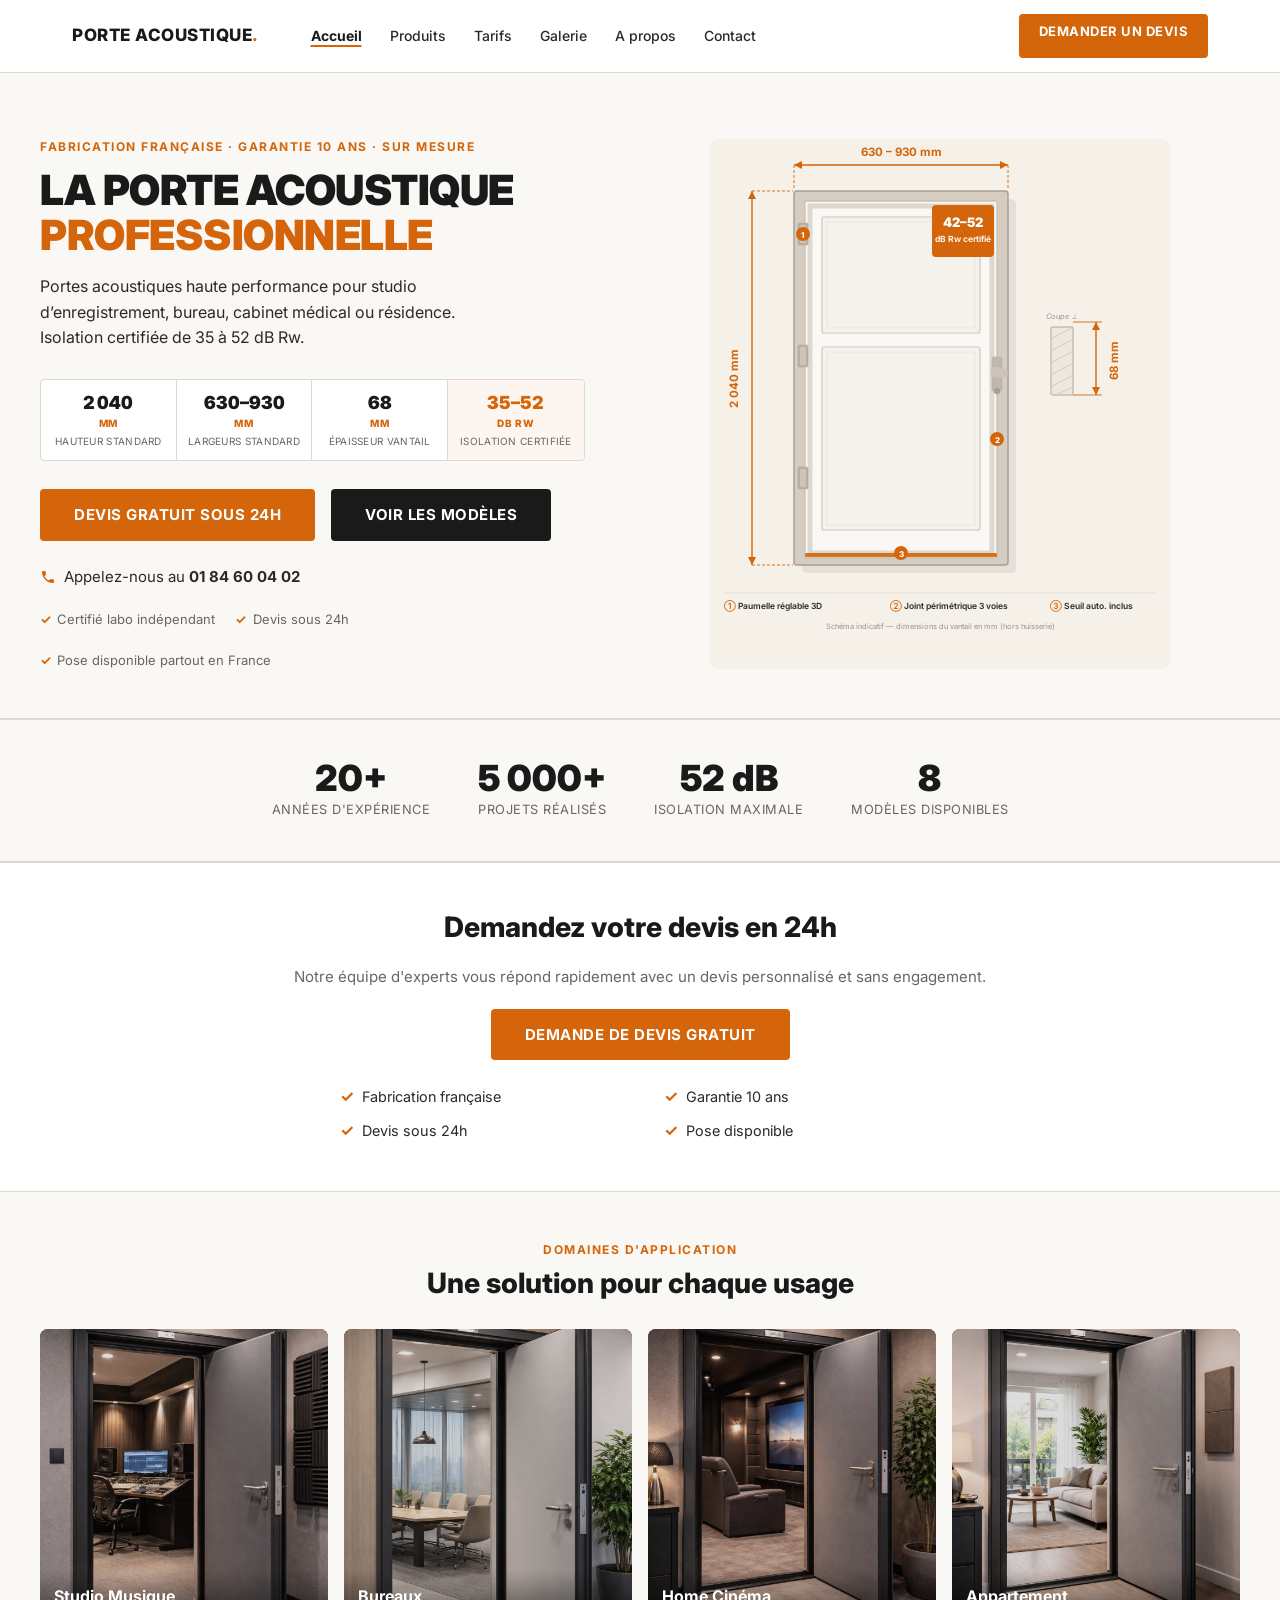
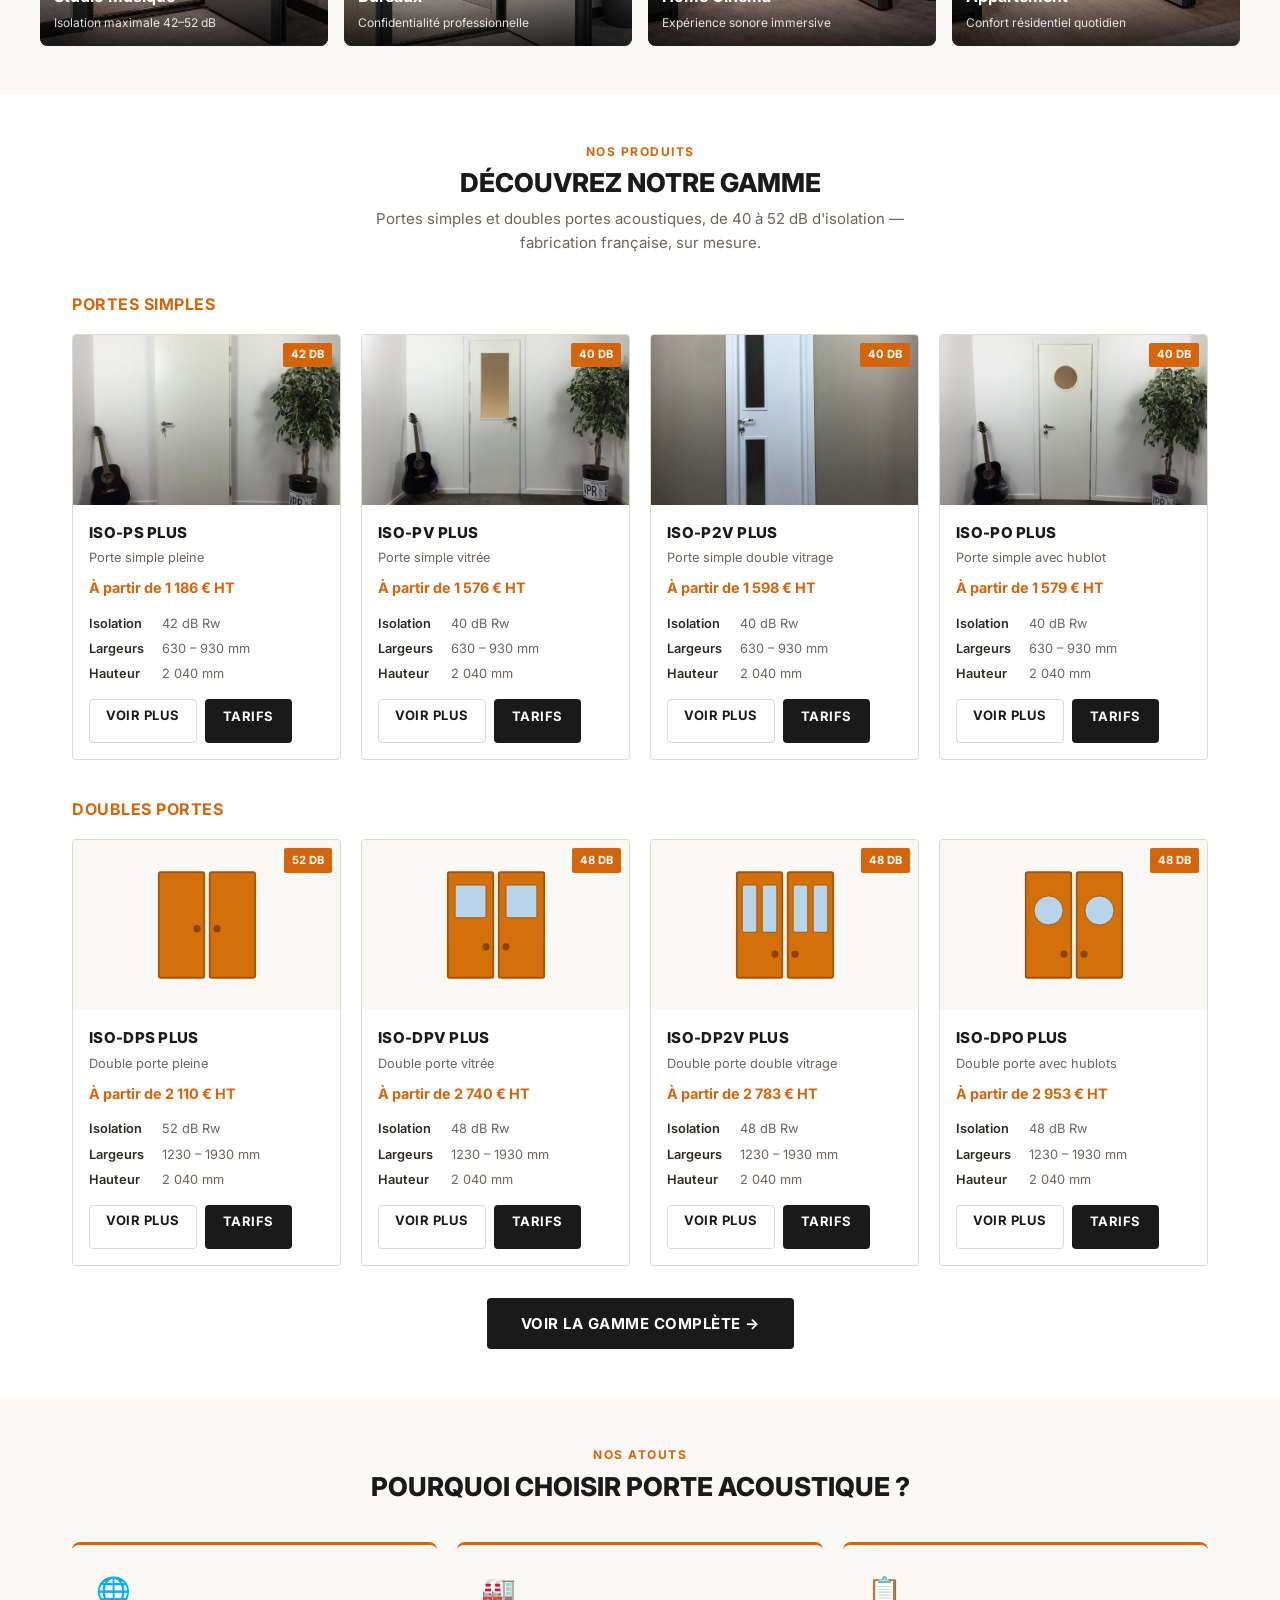
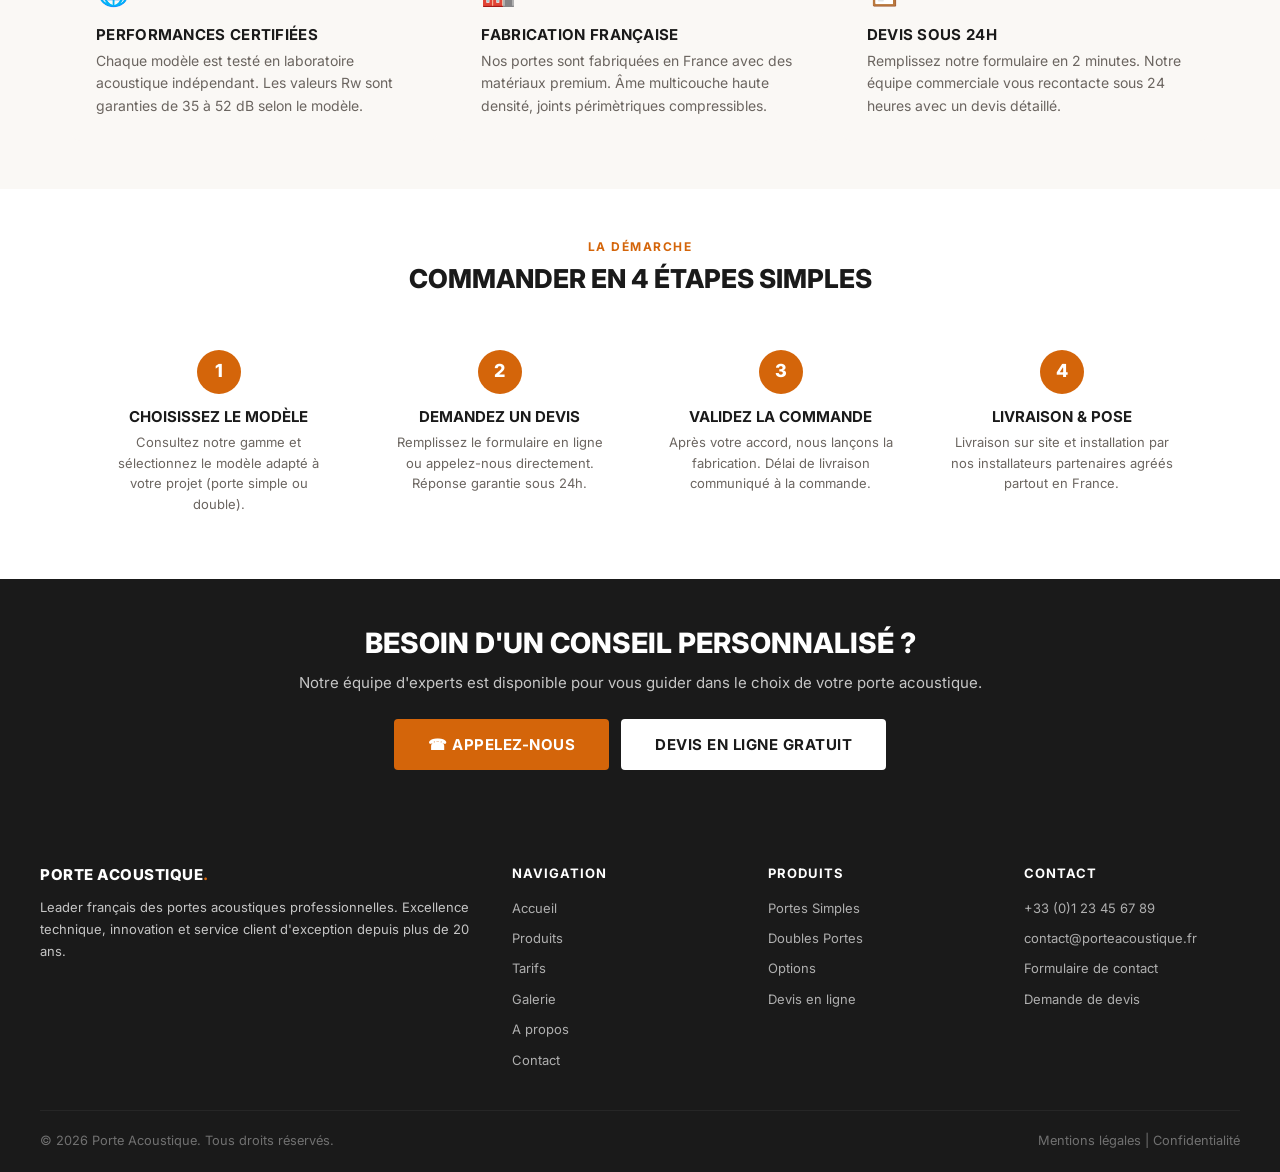
<file: index.html>
<!DOCTYPE html>
<html lang="fr">
<head>
    <meta charset="UTF-8">
    <meta name="viewport" content="width=device-width, initial-scale=1.0">
    <title>Porte Acoustique | Portes Acoustiques Professionnelles</title>
    <meta name="description" content="Leader français des portes acoustiques professionnelles. Isolation phonique jusqu'à 52 dB. Devis gratuit sous 24h.">
    <meta name="theme-color" content="#d4650a">
    <meta property="og:title" content="Porte Acoustique — Portes Acoustiques Professionnelles">
    <meta property="og:description" content="Isolation phonique de 35 à 52 dB. Fabrication française, garantie 10 ans. Devis gratuit sous 24h.">
    <meta property="og:type" content="website">
    <meta property="og:url" content="https://porteacoustique.fr">
    <link rel="preconnect" href="https://fonts.googleapis.com">
    <link rel="preconnect" href="https://fonts.gstatic.com" crossorigin>
    <link href="https://fonts.googleapis.com/css2?family=Inter:wght@400;500;600;700;800;900&display=swap" rel="stylesheet">
    <link rel="stylesheet" href="css/style.css">
</head>
<body>

<!-- Navigation -->
<nav class="navbar">
    <div class="nav-inner">
        <a href="index.html" class="logo">PORTE ACOUSTIQUE<span style="color:var(--orange)">.</span></a>
        <ul class="nav-links" id="navLinks">
            <li><a href="index.html" class="active">Accueil</a></li>
            <li><a href="produits.html">Produits</a></li>
            <li><a href="tarifs.html">Tarifs</a></li>
            <li><a href="galerie.html">Galerie</a></li>
            <li><a href="a-propos.html">A propos</a></li>
            <li><a href="contact.html">Contact</a></li>
            <li class="nav-mobile-devis"><a href="devis.html">Devis gratuit &rarr;</a></li>
        </ul>
        <a href="devis.html" class="btn btn-nav-devis">Demander un Devis</a>
        <button class="mobile-toggle" id="mobileToggle" aria-label="Menu" aria-expanded="false" aria-controls="navLinks">
            <span></span><span></span><span></span>
        </button>
    </div>
</nav>

<!-- Hero -->
<section class="home-hero">
    <div class="home-hero-inner">

        <!-- LEFT: texte + KPIs + CTA -->
        <div class="hero-text">
            <div class="section-label" style="margin-bottom:0.75rem;">Fabrication fran&ccedil;aise &middot; Garantie 10 ans &middot; Sur mesure</div>
            <h1>La Porte Acoustique<br><span>Professionnelle</span></h1>
            <p class="hero-subtitle">Portes acoustiques haute performance pour studio d&rsquo;enregistrement, bureau, cabinet m&eacute;dical ou r&eacute;sidence. Isolation certifi&eacute;e de 35 &agrave; 52 dB Rw.</p>

            <!-- Grille de mesures techniques -->
            <div class="hero-specs">
                <div class="hero-spec">
                    <div class="hero-spec-num">2&thinsp;040</div>
                    <div class="hero-spec-unit">mm</div>
                    <div class="hero-spec-lbl">Hauteur standard</div>
                </div>
                <div class="hero-spec">
                    <div class="hero-spec-num">630–930</div>
                    <div class="hero-spec-unit">mm</div>
                    <div class="hero-spec-lbl">Largeurs standard</div>
                </div>
                <div class="hero-spec">
                    <div class="hero-spec-num">68</div>
                    <div class="hero-spec-unit">mm</div>
                    <div class="hero-spec-lbl">&Eacute;paisseur vantail</div>
                </div>
                <div class="hero-spec spec-db">
                    <div class="hero-spec-num">35–52</div>
                    <div class="hero-spec-unit">dB Rw</div>
                    <div class="hero-spec-lbl">Isolation certifi&eacute;e</div>
                </div>
            </div>

            <!-- CTAs -->
            <div style="display:flex;gap:1rem;flex-wrap:wrap;margin-top:1.75rem;">
                <a href="devis.html" class="btn btn-orange btn-lg">Devis gratuit sous 24h</a>
                <a href="produits.html" class="btn btn-primary btn-lg">Voir les mod&egrave;les</a>
            </div>

            <!-- Téléphone -->
            <div class="hero-phone" style="margin-top:1.5rem;">
                <svg viewBox="0 0 24 24" xmlns="http://www.w3.org/2000/svg"><path d="M6.6 10.8c1.4 2.8 3.8 5.1 6.6 6.6l2.2-2.2c.3-.3.7-.4 1-.2 1.1.4 2.3.6 3.6.6.6 0 1 .4 1 1V20c0 .6-.4 1-1 1-9.4 0-17-7.6-17-17 0-.6.4-1 1-1h3.5c.6 0 1 .4 1 1 0 1.3.2 2.5.6 3.6.1.3 0 .7-.2 1L6.6 10.8z"/></svg>
                <span>Appelez-nous au <strong>01 84 60 04 02</strong></span>
            </div>

            <!-- Trust badges -->
            <div class="hero-trust-row">
                <div class="hero-trust-item"><span>&#10003;</span> Certifi&eacute; labo ind&eacute;pendant</div>
                <div class="hero-trust-item"><span>&#10003;</span> Devis sous 24h</div>
                <div class="hero-trust-item"><span>&#10003;</span> Pose disponible partout en France</div>
            </div>
        </div>

        <!-- RIGHT: schéma technique porte avec cotations -->
        <div class="hero-door-wrap">
            <svg viewBox="0 0 460 530" fill="none" xmlns="http://www.w3.org/2000/svg" style="width:100%;max-width:460px;height:auto;display:block;" aria-label="Sch&eacute;ma technique porte acoustique avec cotations">

                <!-- Fond -->
                <rect width="460" height="530" rx="8" fill="#f5f0e8"/>

                <!-- Ombre portée porte -->
                <rect x="92" y="60" width="214" height="374" rx="5" fill="rgba(0,0,0,0.07)"/>

                <!-- DORMANT / CADRE -->
                <rect x="84" y="52" width="214" height="374" rx="3" fill="#d5cdc1" stroke="#a8a098" stroke-width="1.5"/>

                <!-- VANTAIL -->
                <rect x="95" y="62" width="192" height="357" rx="1" fill="#faf8f4" stroke="#c8c0b0" stroke-width="1.3"/>

                <!-- Biseau / révélation -->
                <rect x="100" y="67" width="182" height="347" fill="none" stroke="#ddd8d0" stroke-width="5"/>

                <!-- Panneau déco haut -->
                <rect x="112" y="78" width="158" height="116" rx="2" fill="#f5f2ec" stroke="#cec8be" stroke-width="1.2"/>
                <rect x="117" y="83" width="148" height="106" fill="none" stroke="#e5e0d8" stroke-width="0.8"/>

                <!-- Panneau déco bas -->
                <rect x="112" y="208" width="158" height="183" rx="2" fill="#f5f2ec" stroke="#cec8be" stroke-width="1.2"/>
                <rect x="117" y="213" width="148" height="173" fill="none" stroke="#e5e0d8" stroke-width="0.8"/>

                <!-- Paumelles (3) -->
                <rect x="88" y="84" width="10" height="22" rx="1.5" fill="#b8b0a4" stroke="#a8a098" stroke-width="0.5"/>
                <rect x="90" y="86" width="6" height="18" rx="1" fill="#ccc4b8"/>
                <rect x="88" y="206" width="10" height="22" rx="1.5" fill="#b8b0a4" stroke="#a8a098" stroke-width="0.5"/>
                <rect x="90" y="208" width="6" height="18" rx="1" fill="#ccc4b8"/>
                <rect x="88" y="328" width="10" height="22" rx="1.5" fill="#b8b0a4" stroke="#a8a098" stroke-width="0.5"/>
                <rect x="90" y="330" width="6" height="18" rx="1" fill="#ccc4b8"/>

                <!-- Poignée + levier -->
                <rect x="282" y="218" width="10" height="34" rx="2" fill="#c0b8b0" stroke="#b0a8a0" stroke-width="0.5"/>
                <circle cx="287" cy="252" r="3.2" fill="#a8a098"/>
                <path d="M281 228 Q295 228 297 231 Q299 234 297 237 Q295 240 281 238 Z" fill="#ccc4bc"/>

                <!-- Seuil automatique (orange) -->
                <rect x="95" y="414" width="192" height="4" rx="1" fill="#d4650a" opacity="0.9"/>

                <!-- ===== BADGE dB (orange) ===== -->
                <rect x="222" y="66" width="62" height="52" rx="4" fill="#d4650a"/>
                <text x="253" y="88" text-anchor="middle" font-size="13" font-weight="900" fill="white" font-family="Inter,Arial,sans-serif">42–52</text>
                <text x="253" y="103" text-anchor="middle" font-size="8.5" font-weight="700" fill="rgba(255,255,255,0.92)" font-family="Inter,Arial,sans-serif">dB Rw certifi&eacute;</text>

                <!-- ===== COTATIONS ===== -->

                <!-- LARGEUR (en haut) -->
                <line x1="84" y1="26" x2="298" y2="26" stroke="#d4650a" stroke-width="1.4"/>
                <polygon points="84,26 92,22 92,30" fill="#d4650a"/>
                <polygon points="298,26 290,22 290,30" fill="#d4650a"/>
                <line x1="84" y1="26" x2="84" y2="51" stroke="#d4650a" stroke-width="0.9" stroke-dasharray="3,2"/>
                <line x1="298" y1="26" x2="298" y2="51" stroke="#d4650a" stroke-width="0.9" stroke-dasharray="3,2"/>
                <text x="191" y="17" text-anchor="middle" font-size="11.5" font-weight="700" fill="#d4650a" font-family="Inter,Arial,sans-serif">630 &#x2013; 930 mm</text>

                <!-- HAUTEUR (à gauche) -->
                <line x1="42" y1="52" x2="42" y2="426" stroke="#d4650a" stroke-width="1.4"/>
                <polygon points="42,52 38,60 46,60" fill="#d4650a"/>
                <polygon points="42,426 38,418 46,418" fill="#d4650a"/>
                <line x1="42" y1="52" x2="83" y2="52" stroke="#d4650a" stroke-width="0.9" stroke-dasharray="3,2"/>
                <line x1="42" y1="426" x2="83" y2="426" stroke="#d4650a" stroke-width="0.9" stroke-dasharray="3,2"/>
                <text x="28" y="239" text-anchor="middle" font-size="11.5" font-weight="700" fill="#d4650a" font-family="Inter,Arial,sans-serif" transform="rotate(-90,28,239)">2 040 mm</text>

                <!-- ÉPAISSEUR — vue en coupe (droite) -->
                <text x="352" y="180" text-anchor="middle" font-size="7.5" fill="#9a9490" font-style="italic" font-family="Inter,Arial,sans-serif">Coupe &#x22A5;</text>
                <rect x="341" y="188" width="22" height="68" rx="1" fill="#ede8de" stroke="#b0a898" stroke-width="1"/>
                <!-- Hachures de matière -->
                <line x1="341" y1="200" x2="363" y2="188" stroke="#c8c0b4" stroke-width="0.75"/>
                <line x1="341" y1="212" x2="363" y2="200" stroke="#c8c0b4" stroke-width="0.75"/>
                <line x1="341" y1="224" x2="363" y2="212" stroke="#c8c0b4" stroke-width="0.75"/>
                <line x1="341" y1="236" x2="363" y2="224" stroke="#c8c0b4" stroke-width="0.75"/>
                <line x1="341" y1="248" x2="363" y2="236" stroke="#c8c0b4" stroke-width="0.75"/>
                <line x1="345" y1="256" x2="363" y2="248" stroke="#c8c0b4" stroke-width="0.75"/>
                <!-- Ligne de cote épaisseur -->
                <line x1="363" y1="183" x2="392" y2="183" stroke="#d4650a" stroke-width="0.9"/>
                <line x1="363" y1="256" x2="392" y2="256" stroke="#d4650a" stroke-width="0.9"/>
                <line x1="386" y1="183" x2="386" y2="256" stroke="#d4650a" stroke-width="1.4"/>
                <polygon points="386,183 382,191 390,191" fill="#d4650a"/>
                <polygon points="386,256 382,248 390,248" fill="#d4650a"/>
                <text x="408" y="221" text-anchor="middle" font-size="11.5" font-weight="700" fill="#d4650a" font-family="Inter,Arial,sans-serif" transform="rotate(-90,408,221)">68 mm</text>

                <!-- ===== CALLOUTS COMPOSANTS ===== -->

                <!-- ① Paumelle réglable 3D -->
                <circle cx="93" cy="95" r="7" fill="#d4650a"/>
                <text x="93" y="99" text-anchor="middle" font-size="8" font-weight="800" fill="white" font-family="Inter,Arial,sans-serif">1</text>

                <!-- ② Joint périphétrique -->
                <circle cx="287" cy="300" r="7" fill="#d4650a"/>
                <text x="287" y="304" text-anchor="middle" font-size="8" font-weight="800" fill="white" font-family="Inter,Arial,sans-serif">2</text>

                <!-- ③ Seuil automatique -->
                <circle cx="191" cy="414" r="7" fill="#d4650a"/>
                <text x="191" y="418" text-anchor="middle" font-size="8" font-weight="800" fill="white" font-family="Inter,Arial,sans-serif">3</text>

                <!-- Légende composants -->
                <line x1="14" y1="454" x2="446" y2="454" stroke="#ddd8d0" stroke-width="0.8"/>
                <text x="14" y="470" font-size="8.5" fill="#2d2a26" font-weight="600" font-family="Inter,Arial,sans-serif">
                    <tspan fill="#d4650a">&#x2460;</tspan> Paumelle r&eacute;glable 3D
                </text>
                <text x="180" y="470" font-size="8.5" fill="#2d2a26" font-weight="600" font-family="Inter,Arial,sans-serif">
                    <tspan fill="#d4650a">&#x2461;</tspan> Joint p&eacute;rim&eacute;trique 3 voies
                </text>
                <text x="340" y="470" font-size="8.5" fill="#2d2a26" font-weight="600" font-family="Inter,Arial,sans-serif">
                    <tspan fill="#d4650a">&#x2462;</tspan> Seuil auto. inclus
                </text>

                <!-- Note bas -->
                <text x="230" y="490" text-anchor="middle" font-size="7.5" fill="#9a9490" font-family="Inter,Arial,sans-serif">Sch&eacute;ma indicatif &#x2014; dimensions du vantail en mm (hors huisserie)</text>
            </svg>
        </div>

    </div>
</section>

<!-- Stats -->
<div class="stats-row">
    <div class="stat-item"><div class="stat-num">20+</div><div class="stat-lbl">Années d'expérience</div></div>
    <div class="stat-item"><div class="stat-num">5 000+</div><div class="stat-lbl">Projets réalisés</div></div>
    <div class="stat-item"><div class="stat-num">52 dB</div><div class="stat-lbl">Isolation maximale</div></div>
    <div class="stat-item"><div class="stat-num">8</div><div class="stat-lbl">Modèles disponibles</div></div>
</div>

<!-- CTA Strip -->
<div class="cta-strip">
    <h2>Demandez votre devis en 24h</h2>
    <p style="color:var(--text-light);font-size:0.9375rem;">Notre équipe d'experts vous répond rapidement avec un devis personnalisé et sans engagement.</p>
    <a href="devis.html" class="btn btn-orange btn-lg" style="margin-top:1.25rem;">Demande de devis gratuit</a>
    <div class="cta-features">
        <div class="cta-feature">Fabrication française</div>
        <div class="cta-feature">Garantie 10 ans</div>
        <div class="cta-feature">Devis sous 24h</div>
        <div class="cta-feature">Pose disponible</div>
    </div>
</div>

<!-- Applications -->
<div class="applications-section">
    <div style="max-width:1200px;margin:0 auto;">
        <div class="section-label" style="text-align:center;margin-bottom:0.5rem;">Domaines d'application</div>
        <h2>Une solution pour chaque usage</h2>
        <div class="apps-grid">
            <div class="app-card">
                <img src="img/Porte_acoustique studioenregistrement.png" alt="Studio Musique">
                <div class="app-card-body">
                    <div class="app-card-title">Studio Musique</div>
                    <div class="app-card-desc">Isolation maximale 42–52 dB</div>
                </div>
            </div>
            <div class="app-card">
                <img src="img/Porte_acoustique moderne_dans_bureau.png" alt="Bureaux">
                <div class="app-card-body">
                    <div class="app-card-title">Bureaux</div>
                    <div class="app-card-desc">Confidentialité professionnelle</div>
                </div>
            </div>
            <div class="app-card">
                <img src="img/Porte_acoustique_Homecinema.png" alt="Home Cinéma">
                <div class="app-card-body">
                    <div class="app-card-title">Home Cinéma</div>
                    <div class="app-card-desc">Expérience sonore immersive</div>
                </div>
            </div>
            <div class="app-card">
                <img src="img/Port_acoustique moderne_appart.png" alt="Appartement">
                <div class="app-card-body">
                    <div class="app-card-title">Appartement</div>
                    <div class="app-card-desc">Confort résidentiel quotidien</div>
                </div>
            </div>
        </div>
    </div>
</div>

<!-- Produits vedettes -->
<section class="section" id="produits-vedettes">
    <div class="container">
        <div class="section-header">
            <div class="section-label">Nos produits</div>
            <h2 class="section-title">Découvrez Notre Gamme</h2>
            <p class="section-desc">Portes simples et doubles portes acoustiques, de 40 à 52 dB d'isolation — fabrication française, sur mesure.</p>
        </div>

        <!-- Portes simples -->
        <div style="margin-bottom:1rem;">
            <h3 style="font-size:1rem;font-weight:700;text-transform:uppercase;letter-spacing:0.5px;color:var(--orange);margin-bottom:1.25rem;">Portes Simples</h3>
        </div>
        <div class="products-grid" style="margin-bottom:2.5rem;">

            <div class="product-card">
                <div class="product-card-img">
                    <img src="images_agenererplustard/IMG_6274-e1475179363732.jpg" alt="ISO-PS Plus">
                    <span class="product-badge">42 dB</span>
                </div>
                <div class="product-card-body">
                    <div class="product-name">ISO-PS Plus</div>
                    <div class="product-type">Porte simple pleine</div>
                    <div class="product-from">À partir de 1 186 &euro; HT</div>
                    <ul class="product-card-specs">
                        <li><span>Isolation</span><span>42 dB Rw</span></li>
                        <li><span>Largeurs</span><span>630 &ndash; 930 mm</span></li>
                        <li><span>Hauteur</span><span>2 040 mm</span></li>
                    </ul>
                    <div class="product-card-actions">
                        <a href="produit-iso-ps-plus.html" class="btn btn-secondary btn-sm">Voir plus</a>
                        <a href="tarifs.html#portes-simples" class="btn btn-primary btn-sm">Tarifs</a>
                    </div>
                </div>
            </div>

            <div class="product-card">
                <div class="product-card-img">
                    <img src="images_agenererplustard/IMG_6256-scaled.jpg" alt="ISO-PV Plus">
                    <span class="product-badge">40 dB</span>
                </div>
                <div class="product-card-body">
                    <div class="product-name">ISO-PV Plus</div>
                    <div class="product-type">Porte simple vitrée</div>
                    <div class="product-from">À partir de 1 576 &euro; HT</div>
                    <ul class="product-card-specs">
                        <li><span>Isolation</span><span>40 dB Rw</span></li>
                        <li><span>Largeurs</span><span>630 &ndash; 930 mm</span></li>
                        <li><span>Hauteur</span><span>2 040 mm</span></li>
                    </ul>
                    <div class="product-card-actions">
                        <a href="produit-iso-pv-plus.html" class="btn btn-secondary btn-sm">Voir plus</a>
                        <a href="tarifs.html#portes-simples" class="btn btn-primary btn-sm">Tarifs</a>
                    </div>
                </div>
            </div>

            <div class="product-card">
                <div class="product-card-img">
                    <img src="images_agenererplustard/IMG_5763.jpg" alt="ISO-P2V Plus">
                    <span class="product-badge">40 dB</span>
                </div>
                <div class="product-card-body">
                    <div class="product-name">ISO-P2V Plus</div>
                    <div class="product-type">Porte simple double vitrage</div>
                    <div class="product-from">À partir de 1 598 &euro; HT</div>
                    <ul class="product-card-specs">
                        <li><span>Isolation</span><span>40 dB Rw</span></li>
                        <li><span>Largeurs</span><span>630 &ndash; 930 mm</span></li>
                        <li><span>Hauteur</span><span>2 040 mm</span></li>
                    </ul>
                    <div class="product-card-actions">
                        <a href="produit-iso-p2v-plus.html" class="btn btn-secondary btn-sm">Voir plus</a>
                        <a href="tarifs.html#portes-simples" class="btn btn-primary btn-sm">Tarifs</a>
                    </div>
                </div>
            </div>

            <div class="product-card">
                <div class="product-card-img">
                    <img src="images_agenererplustard/IMG_6250-scaled.jpg" alt="ISO-PO Plus">
                    <span class="product-badge">40 dB</span>
                </div>
                <div class="product-card-body">
                    <div class="product-name">ISO-PO Plus</div>
                    <div class="product-type">Porte simple avec hublot</div>
                    <div class="product-from">À partir de 1 579 &euro; HT</div>
                    <ul class="product-card-specs">
                        <li><span>Isolation</span><span>40 dB Rw</span></li>
                        <li><span>Largeurs</span><span>630 &ndash; 930 mm</span></li>
                        <li><span>Hauteur</span><span>2 040 mm</span></li>
                    </ul>
                    <div class="product-card-actions">
                        <a href="produit-iso-po-plus.html" class="btn btn-secondary btn-sm">Voir plus</a>
                        <a href="tarifs.html#portes-simples" class="btn btn-primary btn-sm">Tarifs</a>
                    </div>
                </div>
            </div>

        </div>

        <!-- Doubles portes -->
        <div style="margin-bottom:1rem;">
            <h3 style="font-size:1rem;font-weight:700;text-transform:uppercase;letter-spacing:0.5px;color:var(--orange);margin-bottom:1.25rem;">Doubles Portes</h3>
        </div>
        <div class="products-grid" style="margin-bottom:2rem;">

            <div class="product-card">
                <div class="product-card-img">
                    <svg width="100" height="130" viewBox="0 0 55 60" style="margin:auto;display:block;">
                        <rect x="1" y="1" width="25" height="58" rx="1" fill="#d4700a" stroke="#a35508" stroke-width="1"/>
                        <rect x="29" y="1" width="25" height="58" rx="1" fill="#d4700a" stroke="#a35508" stroke-width="1"/>
                        <circle cx="22" cy="32" r="2" fill="#8b4508"/>
                        <circle cx="33" cy="32" r="2" fill="#8b4508"/>
                    </svg>
                    <span class="product-badge">52 dB</span>
                </div>
                <div class="product-card-body">
                    <div class="product-name">ISO-DPS Plus</div>
                    <div class="product-type">Double porte pleine</div>
                    <div class="product-from">À partir de 2 110 &euro; HT</div>
                    <ul class="product-card-specs">
                        <li><span>Isolation</span><span>52 dB Rw</span></li>
                        <li><span>Largeurs</span><span>1230 &ndash; 1930 mm</span></li>
                        <li><span>Hauteur</span><span>2 040 mm</span></li>
                    </ul>
                    <div class="product-card-actions">
                        <a href="produit-iso-dps-plus.html" class="btn btn-secondary btn-sm">Voir plus</a>
                        <a href="tarifs.html#doubles-portes" class="btn btn-primary btn-sm">Tarifs</a>
                    </div>
                </div>
            </div>

            <div class="product-card">
                <div class="product-card-img">
                    <svg width="100" height="130" viewBox="0 0 55 60" style="margin:auto;display:block;">
                        <rect x="1" y="1" width="25" height="58" rx="1" fill="#d4700a" stroke="#a35508" stroke-width="1"/>
                        <rect x="29" y="1" width="25" height="58" rx="1" fill="#d4700a" stroke="#a35508" stroke-width="1"/>
                        <rect x="5" y="8" width="17" height="18" rx="1" fill="#b8d4e8" stroke="#a35508" stroke-width="0.5"/>
                        <rect x="33" y="8" width="17" height="18" rx="1" fill="#b8d4e8" stroke="#a35508" stroke-width="0.5"/>
                        <circle cx="22" cy="42" r="2" fill="#8b4508"/>
                        <circle cx="33" cy="42" r="2" fill="#8b4508"/>
                    </svg>
                    <span class="product-badge">48 dB</span>
                </div>
                <div class="product-card-body">
                    <div class="product-name">ISO-DPV Plus</div>
                    <div class="product-type">Double porte vitrée</div>
                    <div class="product-from">À partir de 2 740 &euro; HT</div>
                    <ul class="product-card-specs">
                        <li><span>Isolation</span><span>48 dB Rw</span></li>
                        <li><span>Largeurs</span><span>1230 &ndash; 1930 mm</span></li>
                        <li><span>Hauteur</span><span>2 040 mm</span></li>
                    </ul>
                    <div class="product-card-actions">
                        <a href="produit-iso-dpv-plus.html" class="btn btn-secondary btn-sm">Voir plus</a>
                        <a href="tarifs.html#doubles-portes" class="btn btn-primary btn-sm">Tarifs</a>
                    </div>
                </div>
            </div>

            <div class="product-card">
                <div class="product-card-img">
                    <svg width="100" height="130" viewBox="0 0 55 60" style="margin:auto;display:block;">
                        <rect x="1" y="1" width="25" height="58" rx="1" fill="#d4700a" stroke="#a35508" stroke-width="1"/>
                        <rect x="29" y="1" width="25" height="58" rx="1" fill="#d4700a" stroke="#a35508" stroke-width="1"/>
                        <rect x="4" y="8" width="8" height="26" rx="1" fill="#b8d4e8" stroke="#a35508" stroke-width="0.5"/>
                        <rect x="15" y="8" width="8" height="26" rx="1" fill="#b8d4e8" stroke="#a35508" stroke-width="0.5"/>
                        <rect x="32" y="8" width="8" height="26" rx="1" fill="#b8d4e8" stroke="#a35508" stroke-width="0.5"/>
                        <rect x="43" y="8" width="8" height="26" rx="1" fill="#b8d4e8" stroke="#a35508" stroke-width="0.5"/>
                        <circle cx="22" cy="46" r="2" fill="#8b4508"/>
                        <circle cx="33" cy="46" r="2" fill="#8b4508"/>
                    </svg>
                    <span class="product-badge">48 dB</span>
                </div>
                <div class="product-card-body">
                    <div class="product-name">ISO-DP2V Plus</div>
                    <div class="product-type">Double porte double vitrage</div>
                    <div class="product-from">À partir de 2 783 &euro; HT</div>
                    <ul class="product-card-specs">
                        <li><span>Isolation</span><span>48 dB Rw</span></li>
                        <li><span>Largeurs</span><span>1230 &ndash; 1930 mm</span></li>
                        <li><span>Hauteur</span><span>2 040 mm</span></li>
                    </ul>
                    <div class="product-card-actions">
                        <a href="produit-iso-dp2v-plus.html" class="btn btn-secondary btn-sm">Voir plus</a>
                        <a href="tarifs.html#doubles-portes" class="btn btn-primary btn-sm">Tarifs</a>
                    </div>
                </div>
            </div>

            <div class="product-card">
                <div class="product-card-img">
                    <svg width="100" height="130" viewBox="0 0 55 60" style="margin:auto;display:block;">
                        <rect x="1" y="1" width="25" height="58" rx="1" fill="#d4700a" stroke="#a35508" stroke-width="1"/>
                        <rect x="29" y="1" width="25" height="58" rx="1" fill="#d4700a" stroke="#a35508" stroke-width="1"/>
                        <circle cx="13.5" cy="22" r="8" fill="#b8d4e8" stroke="#a35508" stroke-width="0.5"/>
                        <circle cx="41.5" cy="22" r="8" fill="#b8d4e8" stroke="#a35508" stroke-width="0.5"/>
                        <circle cx="22" cy="46" r="2" fill="#8b4508"/>
                        <circle cx="33" cy="46" r="2" fill="#8b4508"/>
                    </svg>
                    <span class="product-badge">48 dB</span>
                </div>
                <div class="product-card-body">
                    <div class="product-name">ISO-DPO Plus</div>
                    <div class="product-type">Double porte avec hublots</div>
                    <div class="product-from">À partir de 2 953 &euro; HT</div>
                    <ul class="product-card-specs">
                        <li><span>Isolation</span><span>48 dB Rw</span></li>
                        <li><span>Largeurs</span><span>1230 &ndash; 1930 mm</span></li>
                        <li><span>Hauteur</span><span>2 040 mm</span></li>
                    </ul>
                    <div class="product-card-actions">
                        <a href="produit-iso-dpo-plus.html" class="btn btn-secondary btn-sm">Voir plus</a>
                        <a href="tarifs.html#doubles-portes" class="btn btn-primary btn-sm">Tarifs</a>
                    </div>
                </div>
            </div>

        </div>

        <div style="text-align:center;margin-top:0.5rem;">
            <a href="produits.html" class="btn btn-primary btn-lg">Voir la gamme complète &rarr;</a>
        </div>
    </div>
</section>

<!-- Pourquoi nous -->
<section class="section bg-warm">
    <div class="container">
        <div class="section-header">
            <div class="section-label">Nos atouts</div>
            <h2 class="section-title">Pourquoi Choisir Porte Acoustique ?</h2>
        </div>
        <div class="features-grid">
            <div class="feature-card">
                <div class="feature-icon">&#127760;</div>
                <h3>Performances certifiées</h3>
                <p>Chaque modèle est testé en laboratoire acoustique indépendant. Les valeurs Rw sont garanties de 35 à 52 dB selon le modèle.</p>
            </div>
            <div class="feature-card">
                <div class="feature-icon">&#127981;</div>
                <h3>Fabrication française</h3>
                <p>Nos portes sont fabriquées en France avec des matériaux premium. Âme multicouche haute densité, joints périmètriques compressibles.</p>
            </div>
            <div class="feature-card">
                <div class="feature-icon">&#128203;</div>
                <h3>Devis sous 24h</h3>
                <p>Remplissez notre formulaire en 2 minutes. Notre équipe commerciale vous recontacte sous 24 heures avec un devis détaillé.</p>
            </div>
        </div>
    </div>
</section>

<!-- Comment commander -->
<section class="section">
    <div class="container">
        <div class="section-header">
            <div class="section-label">La démarche</div>
            <h2 class="section-title">Commander en 4 Étapes Simples</h2>
        </div>
        <div class="how-grid">
            <div class="how-step">
                <div class="how-num">1</div>
                <h3>Choisissez le modèle</h3>
                <p>Consultez notre gamme et sélectionnez le modèle adapté à votre projet (porte simple ou double).</p>
            </div>
            <div class="how-step">
                <div class="how-num">2</div>
                <h3>Demandez un devis</h3>
                <p>Remplissez le formulaire en ligne ou appelez-nous directement. Réponse garantie sous 24h.</p>
            </div>
            <div class="how-step">
                <div class="how-num">3</div>
                <h3>Validez la commande</h3>
                <p>Après votre accord, nous lançons la fabrication. Délai de livraison communiqué à la commande.</p>
            </div>
            <div class="how-step">
                <div class="how-num">4</div>
                <h3>Livraison &amp; pose</h3>
                <p>Livraison sur site et installation par nos installateurs partenaires agréés partout en France.</p>
            </div>
        </div>
    </div>
</section>

<!-- CTA -->
<section class="cta-banner">
    <h2>Besoin d'un Conseil Personnalisé ?</h2>
    <p>Notre équipe d'experts est disponible pour vous guider dans le choix de votre porte acoustique.</p>
    <div class="btn-group">
        <a href="tel:+33123456789" class="btn btn-accent btn-lg">&#9742; Appelez-nous</a>
        <a href="devis.html" class="btn btn-white btn-lg">Devis en ligne gratuit</a>
    </div>
</section>

<!-- Footer -->
<footer>
    <div class="footer-grid">
        <div class="footer-brand">
            <h3>PORTE ACOUSTIQUE<span style="color:var(--orange)">.</span></h3>
            <p>Leader français des portes acoustiques professionnelles. Excellence technique, innovation et service client d'exception depuis plus de 20 ans.</p>
        </div>
        <div>
            <h4>Navigation</h4>
            <ul>
                <li><a href="index.html">Accueil</a></li>
                <li><a href="produits.html">Produits</a></li>
                <li><a href="tarifs.html">Tarifs</a></li>
                <li><a href="galerie.html">Galerie</a></li>
                <li><a href="a-propos.html">A propos</a></li>
                <li><a href="contact.html">Contact</a></li>
            </ul>
        </div>
        <div>
            <h4>Produits</h4>
            <ul>
                <li><a href="tarifs.html#portes-simples">Portes Simples</a></li>
                <li><a href="tarifs.html#doubles-portes">Doubles Portes</a></li>
                <li><a href="tarifs.html#options">Options</a></li>
                <li><a href="devis.html">Devis en ligne</a></li>
            </ul>
        </div>
        <div>
            <h4>Contact</h4>
            <ul>
                <li><a href="tel:+33123456789">+33 (0)1 23 45 67 89</a></li>
                <li><a href="mailto:contact@porteacoustique.fr">contact@porteacoustique.fr</a></li>
                <li><a href="contact.html">Formulaire de contact</a></li>
                <li><a href="devis.html">Demande de devis</a></li>
            </ul>
        </div>
    </div>
    <div class="footer-bottom">
        <p>&copy; 2026 Porte Acoustique. Tous droits réservés.</p>
        <p><a href="#">Mentions légales</a> | <a href="#">Confidentialité</a></p>
    </div>
</footer>

<script src="js/main.js"></script>
</body>
</html>
</file>
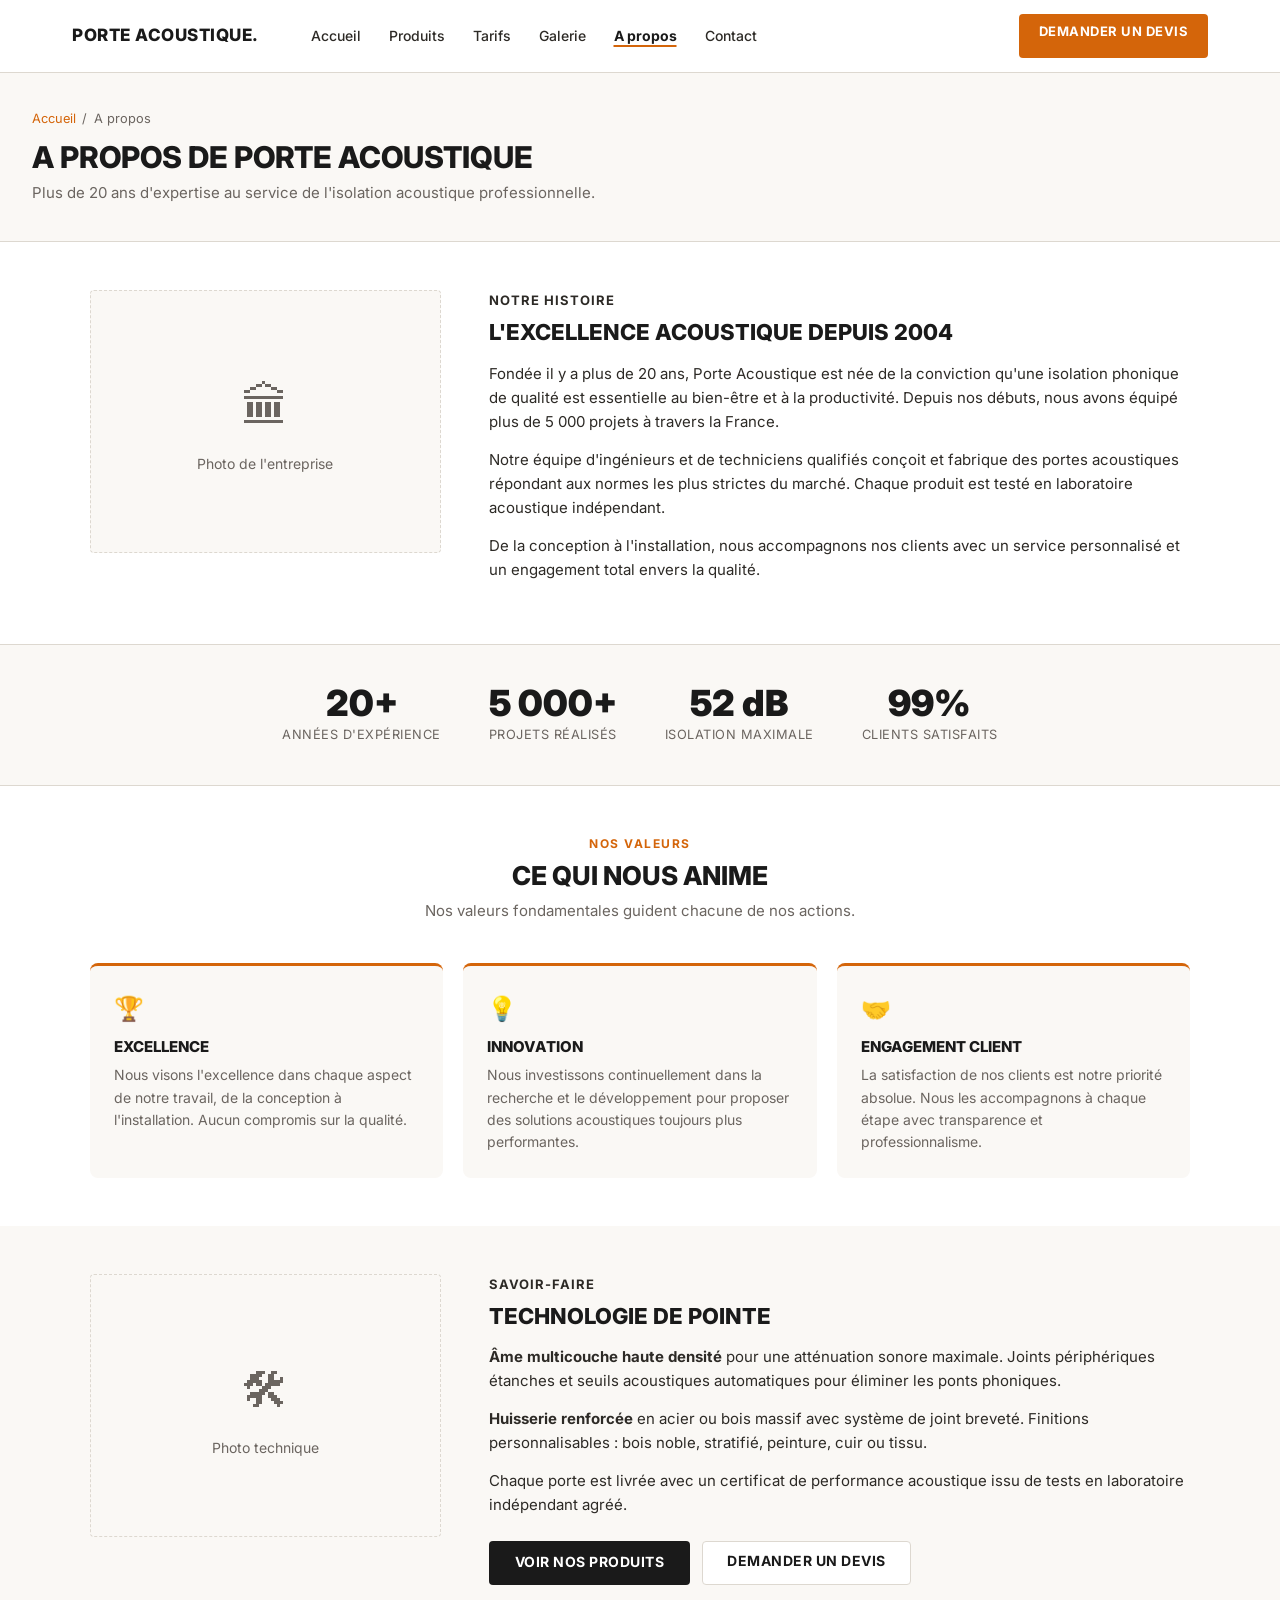
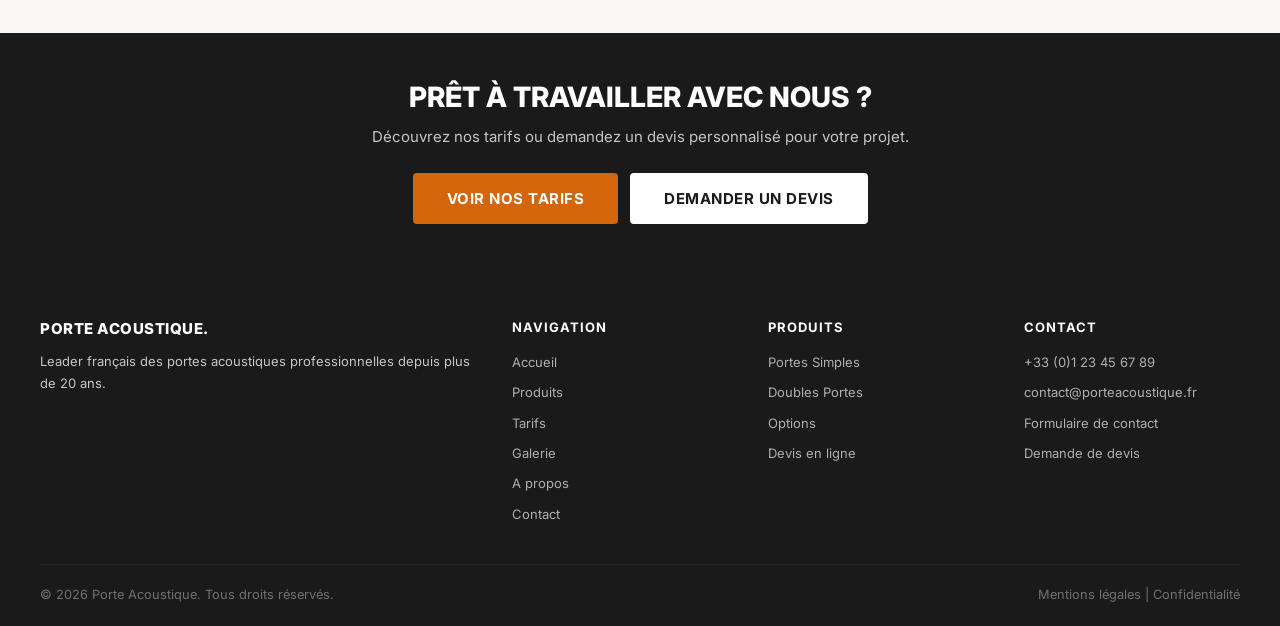
<file: a-propos.html>
<!DOCTYPE html>
<html lang="fr">
<head>
    <meta charset="UTF-8">
    <meta name="viewport" content="width=device-width, initial-scale=1.0">
    <title>A Propos | Porte Acoustique</title>
    <meta name="description" content="Porte Acoustique, expert français en portes acoustiques depuis plus de 20 ans. 5000+ projets réalisés.">
    <link rel="preconnect" href="https://fonts.googleapis.com">
    <link rel="preconnect" href="https://fonts.gstatic.com" crossorigin>
    <link href="https://fonts.googleapis.com/css2?family=Inter:wght@400;500;600;700;800&display=swap" rel="stylesheet">
    <link rel="stylesheet" href="css/style.css">
</head>
<body>


<nav class="navbar">
    <div class="nav-inner">
        <a href="index.html" class="logo">PORTE ACOUSTIQUE<span class="logo-dot">.</span></a>
        <ul class="nav-links" id="navLinks">
            <li><a href="index.html">Accueil</a></li>
            <li><a href="produits.html">Produits</a></li>
            <li><a href="tarifs.html">Tarifs</a></li>
            <li><a href="galerie.html">Galerie</a></li>
            <li><a href="a-propos.html" class="active">A propos</a></li>
            <li><a href="contact.html">Contact</a></li>
            <li class="nav-mobile-devis"><a href="devis.html">Devis gratuit &rarr;</a></li>
        </ul>
        <a href="devis.html" class="btn btn-nav-devis">Demander un Devis</a>
        <button class="mobile-toggle" id="mobileToggle" aria-label="Menu">
            <span></span><span></span><span></span>
        </button>
    </div>
</nav>

<div class="page-hero">
    <div class="breadcrumb"><a href="index.html">Accueil</a><span class="sep">/</span><span>A propos</span></div>
    <h1>A Propos de Porte Acoustique</h1>
    <p>Plus de 20 ans d'expertise au service de l'isolation acoustique professionnelle.</p>
</div>

<!-- Histoire -->
<section class="section">
    <div class="about-intro">
        <div class="about-img">
            <div>
                <div style="font-size:3rem;margin-bottom:0.5rem;">&#127963;</div>
                <p>Photo de l'entreprise</p>
            </div>
        </div>
        <div class="about-text">
            <div style="font-size:0.8125rem;font-weight:700;text-transform:uppercase;letter-spacing:1px;color:var(--accent);margin-bottom:0.5rem;">Notre Histoire</div>
            <h2>L'Excellence Acoustique Depuis 2004</h2>
            <p>Fondée il y a plus de 20 ans, Porte Acoustique est née de la conviction qu'une isolation phonique de qualité est essentielle au bien-être et à la productivité. Depuis nos débuts, nous avons équipé plus de 5 000 projets à travers la France.</p>
            <p>Notre équipe d'ingénieurs et de techniciens qualifiés conçoit et fabrique des portes acoustiques répondant aux normes les plus strictes du marché. Chaque produit est testé en laboratoire acoustique indépendant.</p>
            <p>De la conception à l'installation, nous accompagnons nos clients avec un service personnalisé et un engagement total envers la qualité.</p>
        </div>
    </div>
</section>

<!-- Stats -->
<div class="stats-row">
    <div class="stat-item"><div class="stat-num">20+</div><div class="stat-lbl">Années d'expérience</div></div>
    <div class="stat-item"><div class="stat-num">5 000+</div><div class="stat-lbl">Projets réalisés</div></div>
    <div class="stat-item"><div class="stat-num">52 dB</div><div class="stat-lbl">Isolation maximale</div></div>
    <div class="stat-item"><div class="stat-num">99%</div><div class="stat-lbl">Clients satisfaits</div></div>
</div>

<!-- Valeurs -->
<section class="section">
    <div class="container">
        <div class="section-header">
            <div class="section-label">Nos Valeurs</div>
            <h2 class="section-title">Ce Qui Nous Anime</h2>
            <p class="section-desc">Nos valeurs fondamentales guident chacune de nos actions.</p>
        </div>
        <div class="values-grid">
            <div class="value-card">
                <div class="value-icon">&#127942;</div>
                <h3>Excellence</h3>
                <p>Nous visons l'excellence dans chaque aspect de notre travail, de la conception à l'installation. Aucun compromis sur la qualité.</p>
            </div>
            <div class="value-card">
                <div class="value-icon">&#128161;</div>
                <h3>Innovation</h3>
                <p>Nous investissons continuellement dans la recherche et le développement pour proposer des solutions acoustiques toujours plus performantes.</p>
            </div>
            <div class="value-card">
                <div class="value-icon">&#129309;</div>
                <h3>Engagement Client</h3>
                <p>La satisfaction de nos clients est notre priorité absolue. Nous les accompagnons à chaque étape avec transparence et professionnalisme.</p>
            </div>
        </div>
    </div>
</section>

<!-- Technique -->
<section class="section bg-light">
    <div class="about-intro">
        <div class="about-img">
            <div>
                <div style="font-size:3rem;margin-bottom:0.5rem;">&#128736;</div>
                <p>Photo technique</p>
            </div>
        </div>
        <div class="about-text">
            <div style="font-size:0.8125rem;font-weight:700;text-transform:uppercase;letter-spacing:1px;color:var(--accent);margin-bottom:0.5rem;">Savoir-faire</div>
            <h2>Technologie de Pointe</h2>
            <p><strong>Âme multicouche haute densité</strong> pour une atténuation sonore maximale. Joints périphériques étanches et seuils acoustiques automatiques pour éliminer les ponts phoniques.</p>
            <p><strong>Huisserie renforcée</strong> en acier ou bois massif avec système de joint breveté. Finitions personnalisables : bois noble, stratifié, peinture, cuir ou tissu.</p>
            <p>Chaque porte est livrée avec un certificat de performance acoustique issu de tests en laboratoire indépendant agréé.</p>
            <div style="margin-top:1.5rem;" class="btn-group">
                <a href="produits.html" class="btn btn-primary">Voir nos Produits</a>
                <a href="devis.html" class="btn btn-secondary">Demander un Devis</a>
            </div>
        </div>
    </div>
</section>

<section class="cta-banner">
    <h2>Prêt à Travailler Avec Nous ?</h2>
    <p>Découvrez nos tarifs ou demandez un devis personnalisé pour votre projet.</p>
    <div class="btn-group">
        <a href="tarifs.html" class="btn btn-accent btn-lg">Voir nos Tarifs</a>
        <a href="devis.html" class="btn btn-white btn-lg">Demander un Devis</a>
    </div>
</section>

<footer>
    <div class="footer-grid">
        <div class="footer-brand">
            <h3>PORTE ACOUSTIQUE<span style="color:var(--accent)">.</span></h3>
            <p>Leader français des portes acoustiques professionnelles depuis plus de 20 ans.</p>
        </div>
        <div><h4>Navigation</h4><ul>
            <li><a href="index.html">Accueil</a></li>
            <li><a href="produits.html">Produits</a></li>
            <li><a href="tarifs.html">Tarifs</a></li>
            <li><a href="galerie.html">Galerie</a></li>
            <li><a href="a-propos.html">A propos</a></li>
            <li><a href="contact.html">Contact</a></li>
            <li class="nav-mobile-devis"><a href="devis.html">Devis gratuit &rarr;</a></li>
        </ul></div>
        <div><h4>Produits</h4><ul>
            <li><a href="tarifs.html#portes-simples">Portes Simples</a></li>
            <li><a href="tarifs.html#doubles-portes">Doubles Portes</a></li>
            <li><a href="tarifs.html#options">Options</a></li>
            <li><a href="devis.html">Devis en ligne</a></li>
        </ul></div>
        <div><h4>Contact</h4><ul>
            <li><a href="tel:+33123456789">+33 (0)1 23 45 67 89</a></li>
            <li><a href="mailto:contact@porteacoustique.fr">contact@porteacoustique.fr</a></li>
            <li><a href="contact.html">Formulaire de contact</a></li>
            <li><a href="devis.html">Demande de devis</a></li>
        </ul></div>
    </div>
    <div class="footer-bottom">
        <p>&copy; 2026 Porte Acoustique. Tous droits réservés.</p>
        <p><a href="#">Mentions légales</a> | <a href="#">Confidentialité</a></p>
    </div>
</footer>

<script src="js/main.js"></script>
</body>
</html>
</file>
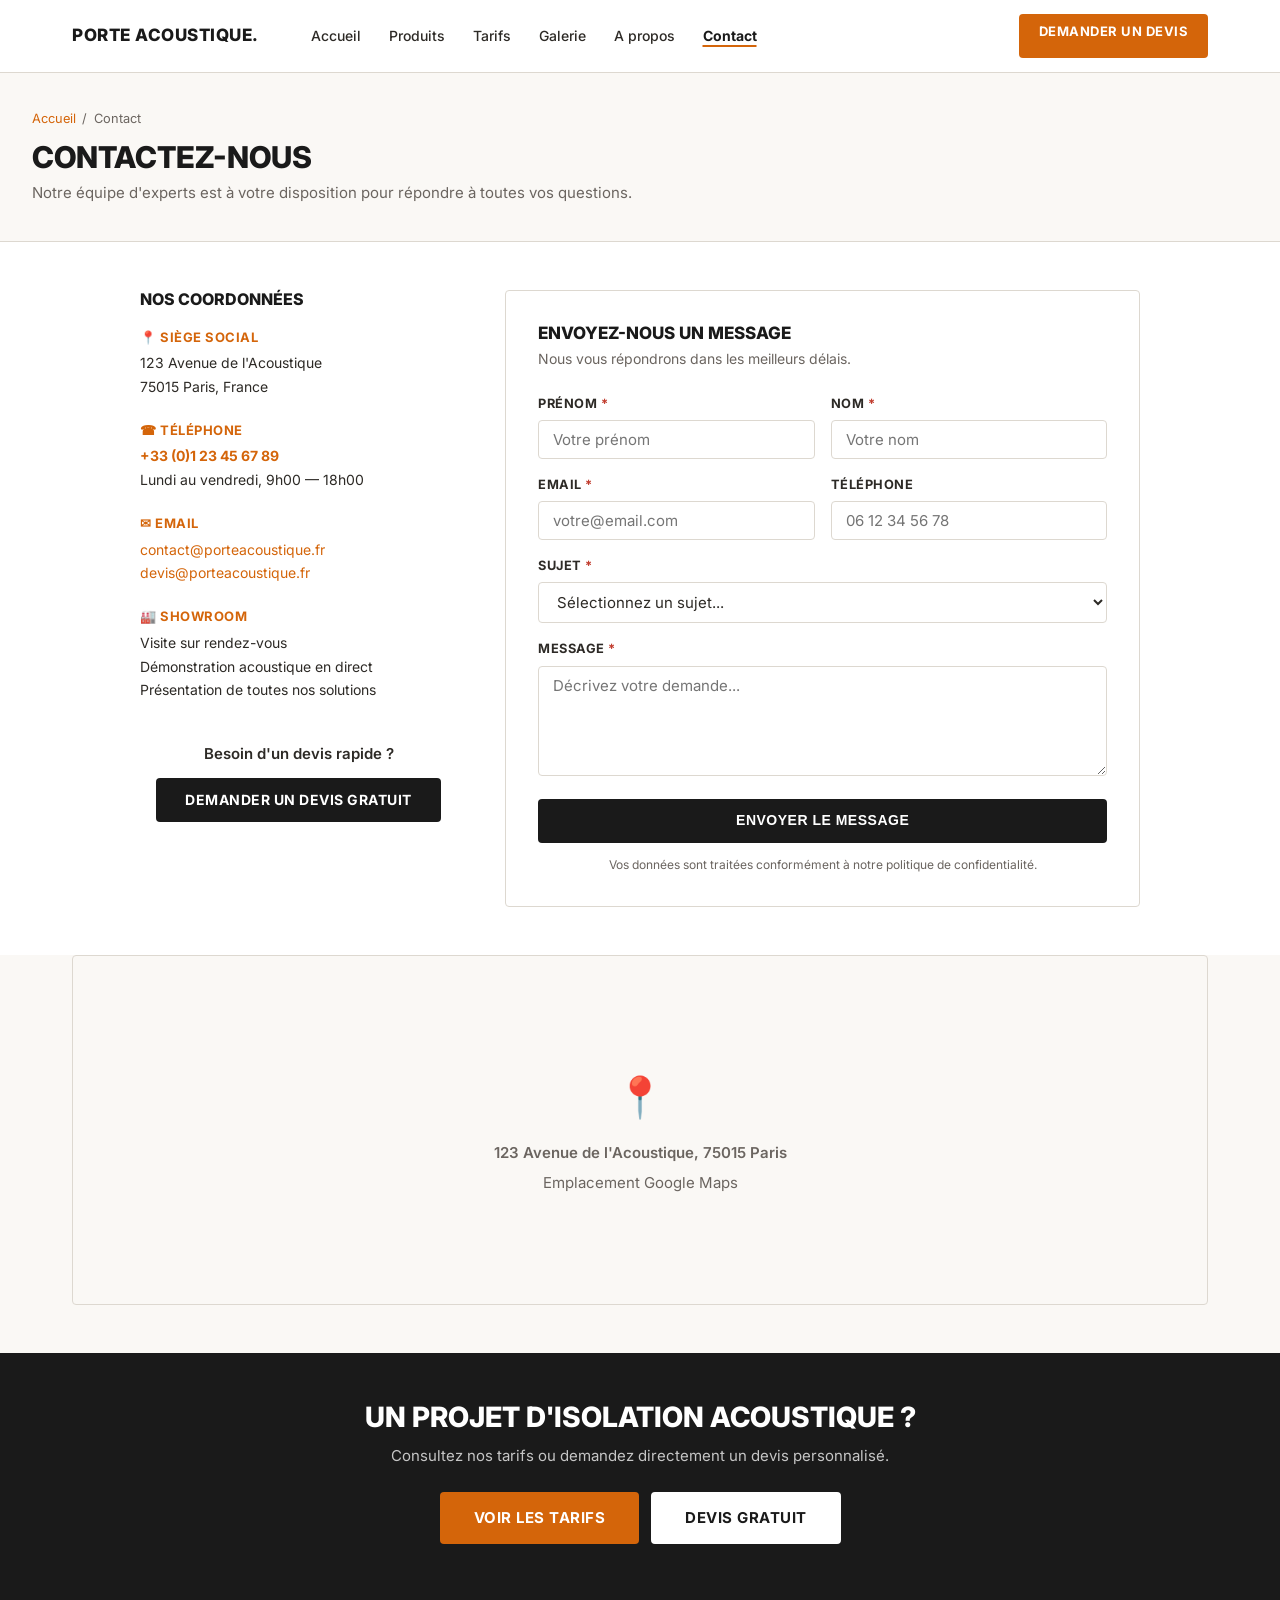
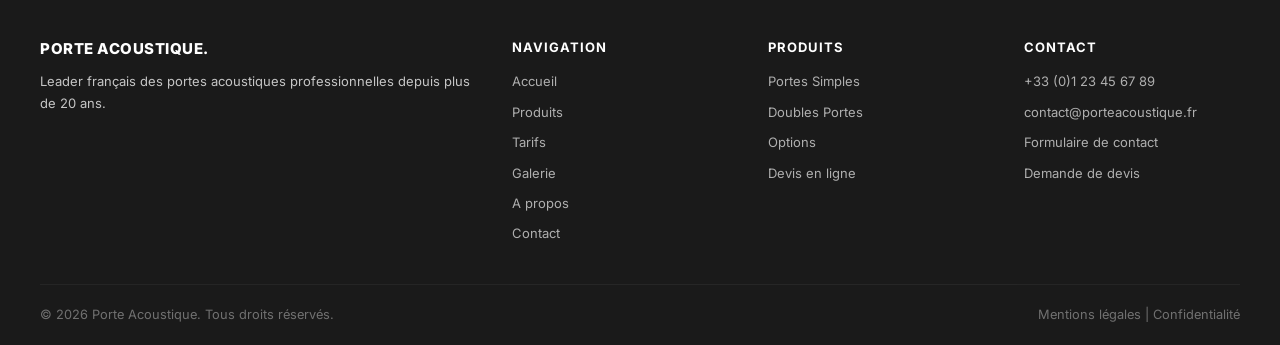
<file: contact.html>
<!DOCTYPE html>
<html lang="fr">
<head>
    <meta charset="UTF-8">
    <meta name="viewport" content="width=device-width, initial-scale=1.0">
    <title>Contact | Porte Acoustique</title>
    <meta name="description" content="Contactez Porte Acoustique. Téléphone, email ou formulaire. Réponse rapide garantie.">
    <link rel="preconnect" href="https://fonts.googleapis.com">
    <link rel="preconnect" href="https://fonts.gstatic.com" crossorigin>
    <link href="https://fonts.googleapis.com/css2?family=Inter:wght@400;500;600;700;800&display=swap" rel="stylesheet">
    <link rel="stylesheet" href="css/style.css">
</head>
<body>


<nav class="navbar">
    <div class="nav-inner">
        <a href="index.html" class="logo">PORTE ACOUSTIQUE<span class="logo-dot">.</span></a>
        <ul class="nav-links" id="navLinks">
            <li><a href="index.html">Accueil</a></li>
            <li><a href="produits.html">Produits</a></li>
            <li><a href="tarifs.html">Tarifs</a></li>
            <li><a href="galerie.html">Galerie</a></li>
            <li><a href="a-propos.html">A propos</a></li>
            <li><a href="contact.html" class="active">Contact</a></li>
            <li class="nav-mobile-devis"><a href="devis.html">Devis gratuit &rarr;</a></li>
        </ul>
        <a href="devis.html" class="btn btn-nav-devis">Demander un Devis</a>
        <button class="mobile-toggle" id="mobileToggle" aria-label="Menu">
            <span></span><span></span><span></span>
        </button>
    </div>
</nav>

<div class="page-hero">
    <div class="breadcrumb"><a href="index.html">Accueil</a><span class="sep">/</span><span>Contact</span></div>
    <h1>Contactez-Nous</h1>
    <p>Notre équipe d'experts est à votre disposition pour répondre à toutes vos questions.</p>
</div>

<section class="section">
    <div class="contact-grid">
        <div class="contact-info">
            <h3>Nos Coordonnées</h3>
            <div class="contact-info-item">
                <h4>&#128205; Siège Social</h4>
                <p>123 Avenue de l'Acoustique<br>75015 Paris, France</p>
            </div>
            <div class="contact-info-item">
                <h4>&#9742; Téléphone</h4>
                <p><a href="tel:+33123456789"><strong>+33 (0)1 23 45 67 89</strong></a><br>Lundi au vendredi, 9h00 &mdash; 18h00</p>
            </div>
            <div class="contact-info-item">
                <h4>&#9993; Email</h4>
                <p><a href="mailto:contact@porteacoustique.fr">contact@porteacoustique.fr</a><br>
                <a href="mailto:devis@porteacoustique.fr">devis@porteacoustique.fr</a></p>
            </div>
            <div class="contact-info-item">
                <h4>&#127981; Showroom</h4>
                <p>Visite sur rendez-vous<br>Démonstration acoustique en direct<br>Présentation de toutes nos solutions</p>
            </div>
            <div style="margin-top:1.25rem;padding:1rem;background:var(--light-bg);border-radius:var(--radius);text-align:center;">
                <p style="font-weight:600;margin-bottom:0.75rem;">Besoin d'un devis rapide ?</p>
                <a href="devis.html" class="btn btn-primary btn-full">Demander un Devis Gratuit</a>
            </div>
        </div>

        <div class="form-box">
            <h3>Envoyez-nous un Message</h3>
            <p>Nous vous répondrons dans les meilleurs délais.</p>
            <form id="contactForm">
                <div class="form-row">
                    <div class="form-group">
                        <label for="prenom">Prénom <span class="required">*</span></label>
                        <input type="text" id="prenom" name="prenom" required placeholder="Votre prénom">
                    </div>
                    <div class="form-group">
                        <label for="nom">Nom <span class="required">*</span></label>
                        <input type="text" id="nom" name="nom" required placeholder="Votre nom">
                    </div>
                </div>
                <div class="form-row">
                    <div class="form-group">
                        <label for="email">Email <span class="required">*</span></label>
                        <input type="email" id="email" name="email" required placeholder="votre@email.com">
                    </div>
                    <div class="form-group">
                        <label for="telephone">Téléphone</label>
                        <input type="tel" id="telephone" name="telephone" placeholder="06 12 34 56 78">
                    </div>
                </div>
                <div class="form-group">
                    <label for="sujet">Sujet <span class="required">*</span></label>
                    <select id="sujet" name="sujet" required>
                        <option value="">Sélectionnez un sujet...</option>
                        <option value="info">Demande d'information</option>
                        <option value="rdv">Prise de rendez-vous showroom</option>
                        <option value="sav">Service après-vente</option>
                        <option value="partenariat">Partenariat</option>
                        <option value="autre">Autre</option>
                    </select>
                </div>
                <div class="form-group">
                    <label for="message">Message <span class="required">*</span></label>
                    <textarea id="message" name="message" required placeholder="Décrivez votre demande..."></textarea>
                </div>
                <button type="submit" class="btn btn-primary btn-full">Envoyer le Message</button>
                <p style="font-size:0.75rem;color:var(--text-light);text-align:center;margin-top:0.75rem;">Vos données sont traitées conformément à notre politique de confidentialité.</p>
            </form>
        </div>
    </div>
</section>

<!-- Carte placeholder -->
<section class="section bg-light" style="padding-top:0;">
    <div class="container">
        <div class="map-placeholder">
            <div>
                <div style="font-size:2.5rem;margin-bottom:0.75rem;">&#128205;</div>
                <p style="font-weight:600;color:var(--primary);">123 Avenue de l'Acoustique, 75015 Paris</p>
                <p style="margin-top:0.375rem;">Emplacement Google Maps</p>
            </div>
        </div>
    </div>
</section>

<section class="cta-banner">
    <h2>Un Projet d'Isolation Acoustique ?</h2>
    <p>Consultez nos tarifs ou demandez directement un devis personnalisé.</p>
    <div class="btn-group">
        <a href="tarifs.html" class="btn btn-accent btn-lg">Voir les Tarifs</a>
        <a href="devis.html" class="btn btn-white btn-lg">Devis Gratuit</a>
    </div>
</section>

<footer>
    <div class="footer-grid">
        <div class="footer-brand">
            <h3>PORTE ACOUSTIQUE<span style="color:var(--accent)">.</span></h3>
            <p>Leader français des portes acoustiques professionnelles depuis plus de 20 ans.</p>
        </div>
        <div><h4>Navigation</h4><ul>
            <li><a href="index.html">Accueil</a></li>
            <li><a href="produits.html">Produits</a></li>
            <li><a href="tarifs.html">Tarifs</a></li>
            <li><a href="galerie.html">Galerie</a></li>
            <li><a href="a-propos.html">A propos</a></li>
            <li><a href="contact.html">Contact</a></li>
            <li class="nav-mobile-devis"><a href="devis.html">Devis gratuit &rarr;</a></li>
        </ul></div>
        <div><h4>Produits</h4><ul>
            <li><a href="tarifs.html#portes-simples">Portes Simples</a></li>
            <li><a href="tarifs.html#doubles-portes">Doubles Portes</a></li>
            <li><a href="tarifs.html#options">Options</a></li>
            <li><a href="devis.html">Devis en ligne</a></li>
        </ul></div>
        <div><h4>Contact</h4><ul>
            <li><a href="tel:+33123456789">+33 (0)1 23 45 67 89</a></li>
            <li><a href="mailto:contact@porteacoustique.fr">contact@porteacoustique.fr</a></li>
            <li><a href="contact.html">Formulaire de contact</a></li>
            <li><a href="devis.html">Demande de devis</a></li>
        </ul></div>
    </div>
    <div class="footer-bottom">
        <p>&copy; 2026 Porte Acoustique. Tous droits réservés.</p>
        <p><a href="#">Mentions légales</a> | <a href="#">Confidentialité</a></p>
    </div>
</footer>

<script src="js/main.js"></script>
</body>
</html>
</file>
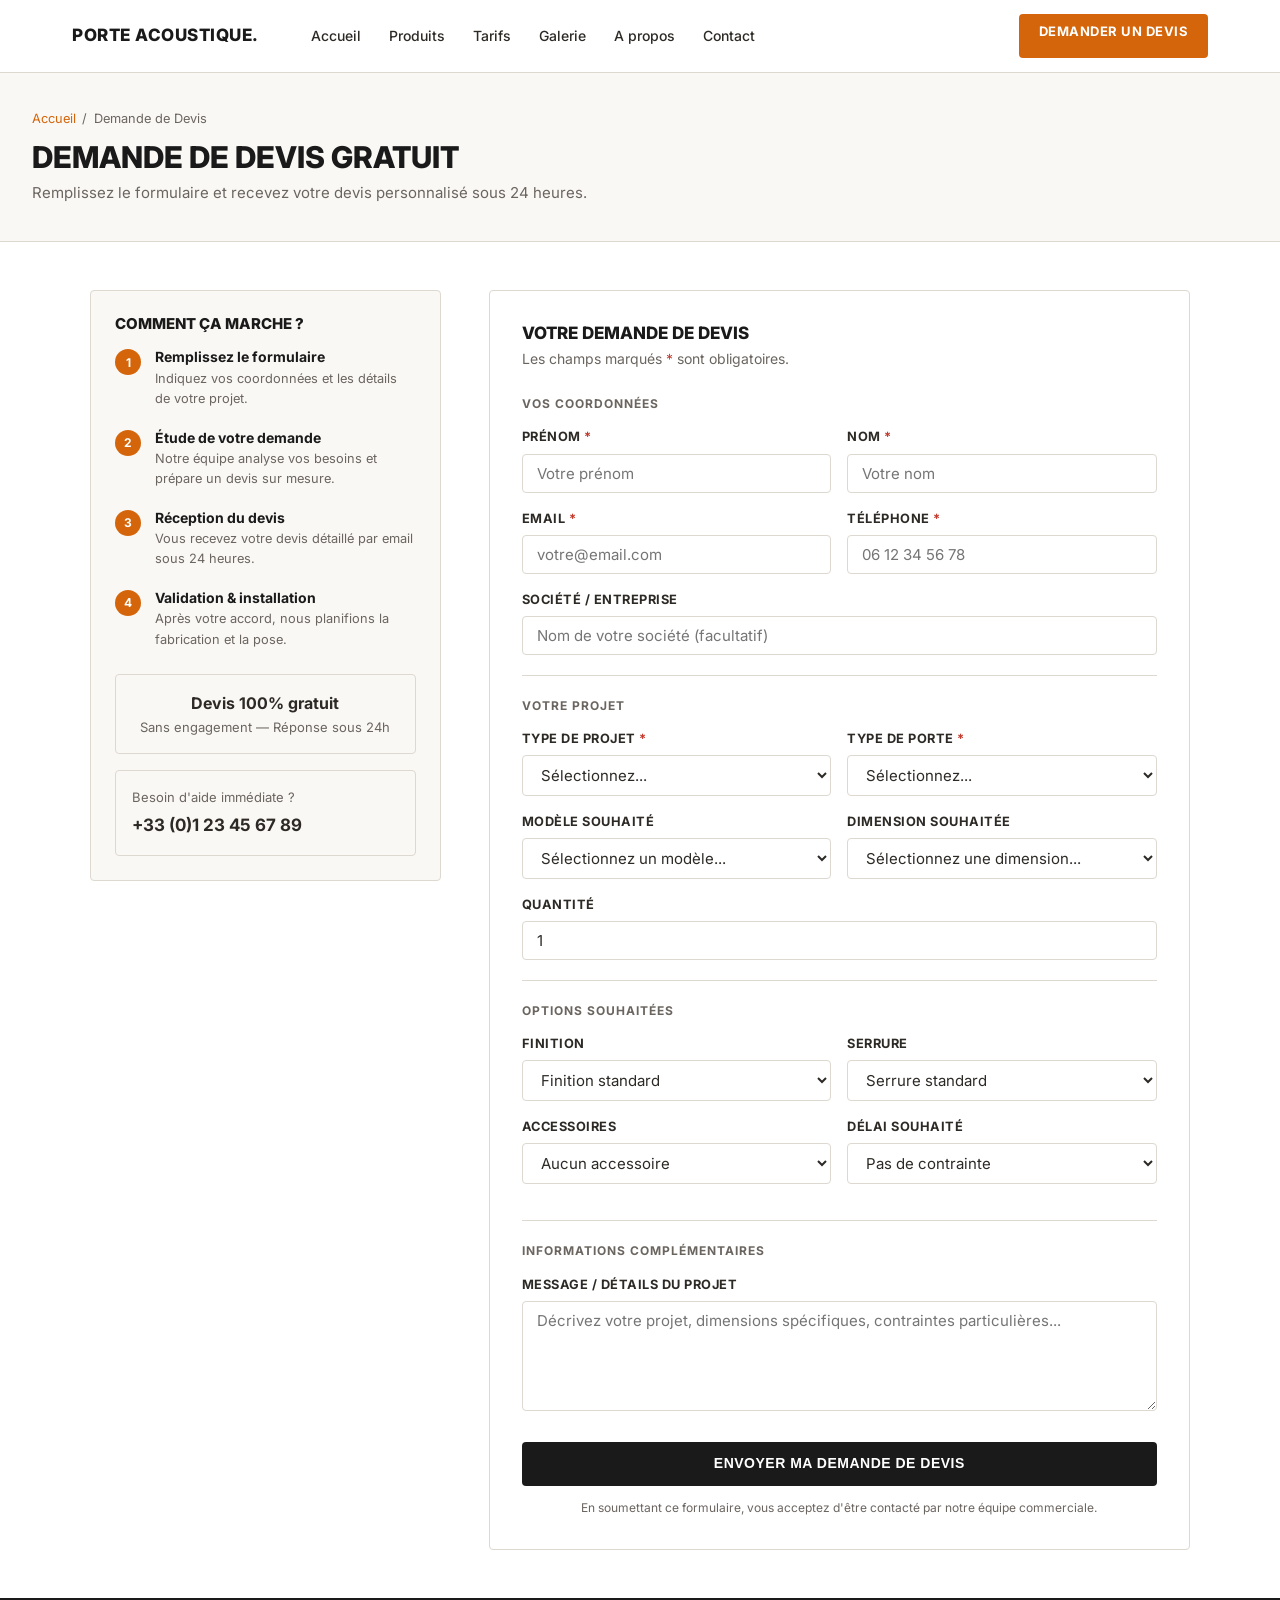
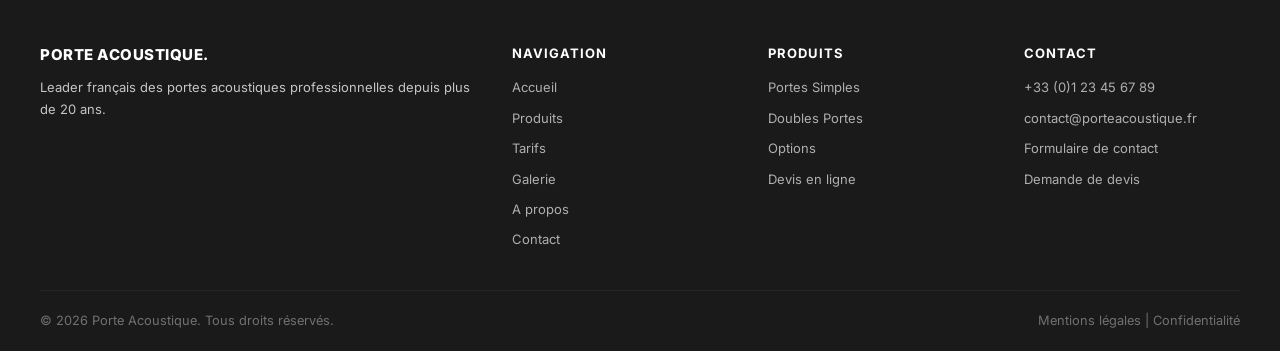
<file: devis.html>
<!DOCTYPE html>
<html lang="fr">
<head>
    <meta charset="UTF-8">
    <meta name="viewport" content="width=device-width, initial-scale=1.0">
    <title>Demande de Devis | Porte Acoustique</title>
    <meta name="description" content="Demandez votre devis gratuit pour une porte acoustique. Réponse sous 24h.">
    <link rel="preconnect" href="https://fonts.googleapis.com">
    <link rel="preconnect" href="https://fonts.gstatic.com" crossorigin>
    <link href="https://fonts.googleapis.com/css2?family=Inter:wght@400;500;600;700;800&display=swap" rel="stylesheet">
    <link rel="stylesheet" href="css/style.css">
</head>
<body>


<nav class="navbar">
    <div class="nav-inner">
        <a href="index.html" class="logo">PORTE ACOUSTIQUE<span class="logo-dot">.</span></a>
        <ul class="nav-links" id="navLinks">
            <li><a href="index.html">Accueil</a></li>
            <li><a href="produits.html">Produits</a></li>
            <li><a href="tarifs.html">Tarifs</a></li>
            <li><a href="galerie.html">Galerie</a></li>
            <li><a href="a-propos.html">A propos</a></li>
            <li><a href="contact.html">Contact</a></li>
            <li class="nav-mobile-devis"><a href="devis.html">Devis gratuit &rarr;</a></li>
        </ul>
        <a href="devis.html" class="btn btn-nav-devis">Demander un Devis</a>
        <button class="mobile-toggle" id="mobileToggle" aria-label="Menu">
            <span></span><span></span><span></span>
        </button>
    </div>
</nav>

<div class="page-hero">
    <div class="breadcrumb"><a href="index.html">Accueil</a><span class="sep">/</span><span>Demande de Devis</span></div>
    <h1>Demande de Devis Gratuit</h1>
    <p>Remplissez le formulaire et recevez votre devis personnalisé sous 24 heures.</p>
</div>

<section class="section">
    <div class="form-section">

        <!-- Bannière de présélection (depuis page tarifs) -->
        <div id="preselection" class="preselect-banner" style="display:none;">
            Votre sélection &mdash;
            Modèle&nbsp;: <strong id="preModel"></strong> &nbsp;|&nbsp;
            Dimension&nbsp;: <strong id="preDimension"></strong> &nbsp;|&nbsp;
            Prix indicatif&nbsp;: <strong id="prePrice" style="color:var(--price-color);"></strong>
        </div>

        <div class="form-grid">
            <!-- Sidebar -->
            <div class="form-sidebar">
                <h3>Comment ça marche ?</h3>
                <ul class="form-steps">
                    <li>
                        <div class="step-num">1</div>
                        <div class="step-text">
                            <h4>Remplissez le formulaire</h4>
                            <p>Indiquez vos coordonnées et les détails de votre projet.</p>
                        </div>
                    </li>
                    <li>
                        <div class="step-num">2</div>
                        <div class="step-text">
                            <h4>Étude de votre demande</h4>
                            <p>Notre équipe analyse vos besoins et prépare un devis sur mesure.</p>
                        </div>
                    </li>
                    <li>
                        <div class="step-num">3</div>
                        <div class="step-text">
                            <h4>Réception du devis</h4>
                            <p>Vous recevez votre devis détaillé par email sous 24 heures.</p>
                        </div>
                    </li>
                    <li>
                        <div class="step-num">4</div>
                        <div class="step-text">
                            <h4>Validation &amp; installation</h4>
                            <p>Après votre accord, nous planifions la fabrication et la pose.</p>
                        </div>
                    </li>
                </ul>
                <div style="margin-top:1.5rem;padding:1rem;background:var(--white);border-radius:var(--radius);border:1px solid var(--border);text-align:center;">
                    <p style="font-weight:700;font-size:1rem;color:var(--accent);">Devis 100% gratuit</p>
                    <p style="font-size:0.8125rem;color:var(--text-light);">Sans engagement &mdash; Réponse sous 24h</p>
                </div>
                <div style="margin-top:1rem;padding:1rem;background:var(--white);border-radius:var(--radius);border:1px solid var(--border);">
                    <p style="font-size:0.8125rem;color:var(--text-light);margin-bottom:0.25rem;">Besoin d'aide immédiate ?</p>
                    <a href="tel:+33123456789" style="font-size:1.0625rem;font-weight:700;color:var(--primary);">+33 (0)1 23 45 67 89</a>
                </div>
            </div>

            <!-- Formulaire -->
            <div class="form-box">
                <h3>Votre Demande de Devis</h3>
                <p>Les champs marqués <span class="required">*</span> sont obligatoires.</p>

                <form id="devisForm">
                    <div class="form-section-title">Vos Coordonnées</div>
                    <div class="form-row">
                        <div class="form-group">
                            <label for="prenom">Prénom <span class="required">*</span></label>
                            <input type="text" id="prenom" name="prenom" required placeholder="Votre prénom">
                        </div>
                        <div class="form-group">
                            <label for="nom">Nom <span class="required">*</span></label>
                            <input type="text" id="nom" name="nom" required placeholder="Votre nom">
                        </div>
                    </div>
                    <div class="form-row">
                        <div class="form-group">
                            <label for="email">Email <span class="required">*</span></label>
                            <input type="email" id="email" name="email" required placeholder="votre@email.com">
                        </div>
                        <div class="form-group">
                            <label for="telephone">Téléphone <span class="required">*</span></label>
                            <input type="tel" id="telephone" name="telephone" required placeholder="06 12 34 56 78">
                        </div>
                    </div>
                    <div class="form-group">
                        <label for="societe">Société / Entreprise</label>
                        <input type="text" id="societe" name="societe" placeholder="Nom de votre société (facultatif)">
                    </div>

                    <hr class="form-divider">
                    <div class="form-section-title">Votre Projet</div>

                    <div class="form-row">
                        <div class="form-group">
                            <label for="typeProjet">Type de projet <span class="required">*</span></label>
                            <select id="typeProjet" name="typeProjet" required>
                                <option value="">Sélectionnez...</option>
                                <option value="studio">Studio d'enregistrement</option>
                                <option value="bureau">Bureau professionnel</option>
                                <option value="medical">Cabinet médical</option>
                                <option value="residence">Résidence / Appartement</option>
                                <option value="salle">Salle de conférence</option>
                                <option value="education">École / Université</option>
                                <option value="autre">Autre</option>
                            </select>
                        </div>
                        <div class="form-group">
                            <label for="typePorte">Type de porte <span class="required">*</span></label>
                            <select id="typePorte" name="typePorte" required>
                                <option value="">Sélectionnez...</option>
                                <option value="simple">Porte simple</option>
                                <option value="double">Double porte</option>
                                <option value="indecis">Je ne sais pas encore</option>
                            </select>
                        </div>
                    </div>
                    <div class="form-row">
                        <div class="form-group">
                            <label for="modele">Modèle souhaité</label>
                            <select id="modele" name="modele">
                                <option value="">Sélectionnez un modèle...</option>
                                <optgroup label="Portes Simples">
                                    <option value="ISO-PS Plus">ISO-PS Plus (Pleine)</option>
                                    <option value="ISO-PV Plus">ISO-PV Plus (Vitrée)</option>
                                    <option value="ISO-P2V Plus">ISO-P2V Plus (Double vitrage)</option>
                                    <option value="ISO-PO Plus">ISO-PO Plus (Hublot)</option>
                                </optgroup>
                                <optgroup label="Doubles Portes">
                                    <option value="ISO-DPS Plus">ISO-DPS Plus (Pleine)</option>
                                    <option value="ISO-DPV Plus">ISO-DPV Plus (Vitrée)</option>
                                    <option value="ISO-DP2V Plus">ISO-DP2V Plus (Double vitrage)</option>
                                    <option value="ISO-DPO Plus">ISO-DPO Plus (Hublot)</option>
                                </optgroup>
                            </select>
                        </div>
                        <div class="form-group">
                            <label for="dimension">Dimension souhaitée</label>
                            <select id="dimension" name="dimension">
                                <option value="">Sélectionnez une dimension...</option>
                                <optgroup label="Portes Simples">
                                    <option value="630x2040">630 x 2040 mm</option>
                                    <option value="730x2040">730 x 2040 mm</option>
                                    <option value="830x2040">830 x 2040 mm</option>
                                    <option value="930x2040">930 x 2040 mm</option>
                                </optgroup>
                                <optgroup label="Doubles Portes">
                                    <option value="1230x2040">1230 x 2040 mm</option>
                                    <option value="1430x2040">1430 x 2040 mm</option>
                                    <option value="1730x2040">1730 x 2040 mm</option>
                                    <option value="1930x2040">1930 x 2040 mm</option>
                                </optgroup>
                                <option value="sur-mesure">Sur mesure</option>
                            </select>
                        </div>
                    </div>
                    <div class="form-group">
                        <label for="quantite">Quantité</label>
                        <input type="number" id="quantite" name="quantite" min="1" value="1">
                    </div>

                    <hr class="form-divider">
                    <div class="form-section-title">Options Souhaitées</div>

                    <div class="form-row">
                        <div class="form-group">
                            <label for="finition">Finition</label>
                            <select id="finition" name="finition">
                                <option value="">Finition standard</option>
                                <option value="cuir">Finition aspect cuir</option>
                                <option value="tissu">Finition tissu</option>
                                <option value="peinture">Peinture 2 côtés (RAL)</option>
                            </select>
                        </div>
                        <div class="form-group">
                            <label for="serrure">Serrure</label>
                            <select id="serrure" name="serrure">
                                <option value="">Serrure standard</option>
                                <option value="3points">Serrure 3 points (+389 €)</option>
                                <option value="blindee">Porte blindée (+421 €)</option>
                            </select>
                        </div>
                    </div>
                    <div class="form-row">
                        <div class="form-group">
                            <label for="accessoires">Accessoires</label>
                            <select id="accessoires" name="accessoires">
                                <option value="">Aucun accessoire</option>
                                <option value="antipanique">Barre antipanique (+756 €)</option>
                                <option value="tige">Tige carré (+13 €)</option>
                                <option value="clef">Clef cylindre (+32 €)</option>
                            </select>
                        </div>
                        <div class="form-group">
                            <label for="delai">Délai souhaité</label>
                            <select id="delai" name="delai">
                                <option value="">Pas de contrainte</option>
                                <option value="urgent">Urgent (sous 2 semaines)</option>
                                <option value="1mois">Sous 1 mois</option>
                                <option value="3mois">Sous 3 mois</option>
                                <option value="planifie">Plus de 3 mois</option>
                            </select>
                        </div>
                    </div>

                    <hr class="form-divider">
                    <div class="form-section-title">Informations Complémentaires</div>

                    <div class="form-group">
                        <label for="message">Message / Détails du projet</label>
                        <textarea id="message" name="message" placeholder="Décrivez votre projet, dimensions spécifiques, contraintes particulières..."></textarea>
                    </div>

                    <button type="submit" class="btn btn-primary btn-full" style="margin-top:0.5rem;">Envoyer ma Demande de Devis</button>
                    <p style="font-size:0.75rem;color:var(--text-light);text-align:center;margin-top:0.75rem;">En soumettant ce formulaire, vous acceptez d'être contacté par notre équipe commerciale.</p>
                </form>
            </div>
        </div>
    </div>
</section>

<footer>
    <div class="footer-grid">
        <div class="footer-brand">
            <h3>PORTE ACOUSTIQUE<span style="color:var(--accent)">.</span></h3>
            <p>Leader français des portes acoustiques professionnelles depuis plus de 20 ans.</p>
        </div>
        <div><h4>Navigation</h4><ul>
            <li><a href="index.html">Accueil</a></li>
            <li><a href="produits.html">Produits</a></li>
            <li><a href="tarifs.html">Tarifs</a></li>
            <li><a href="galerie.html">Galerie</a></li>
            <li><a href="a-propos.html">A propos</a></li>
            <li><a href="contact.html">Contact</a></li>
            <li class="nav-mobile-devis"><a href="devis.html">Devis gratuit &rarr;</a></li>
        </ul></div>
        <div><h4>Produits</h4><ul>
            <li><a href="tarifs.html#portes-simples">Portes Simples</a></li>
            <li><a href="tarifs.html#doubles-portes">Doubles Portes</a></li>
            <li><a href="tarifs.html#options">Options</a></li>
            <li><a href="devis.html">Devis en ligne</a></li>
        </ul></div>
        <div><h4>Contact</h4><ul>
            <li><a href="tel:+33123456789">+33 (0)1 23 45 67 89</a></li>
            <li><a href="mailto:contact@porteacoustique.fr">contact@porteacoustique.fr</a></li>
            <li><a href="contact.html">Formulaire de contact</a></li>
            <li><a href="devis.html">Demande de devis</a></li>
        </ul></div>
    </div>
    <div class="footer-bottom">
        <p>&copy; 2026 Porte Acoustique. Tous droits réservés.</p>
        <p><a href="#">Mentions légales</a> | <a href="#">Confidentialité</a></p>
    </div>
</footer>

<script src="js/main.js"></script>
</body>
</html>
</file>
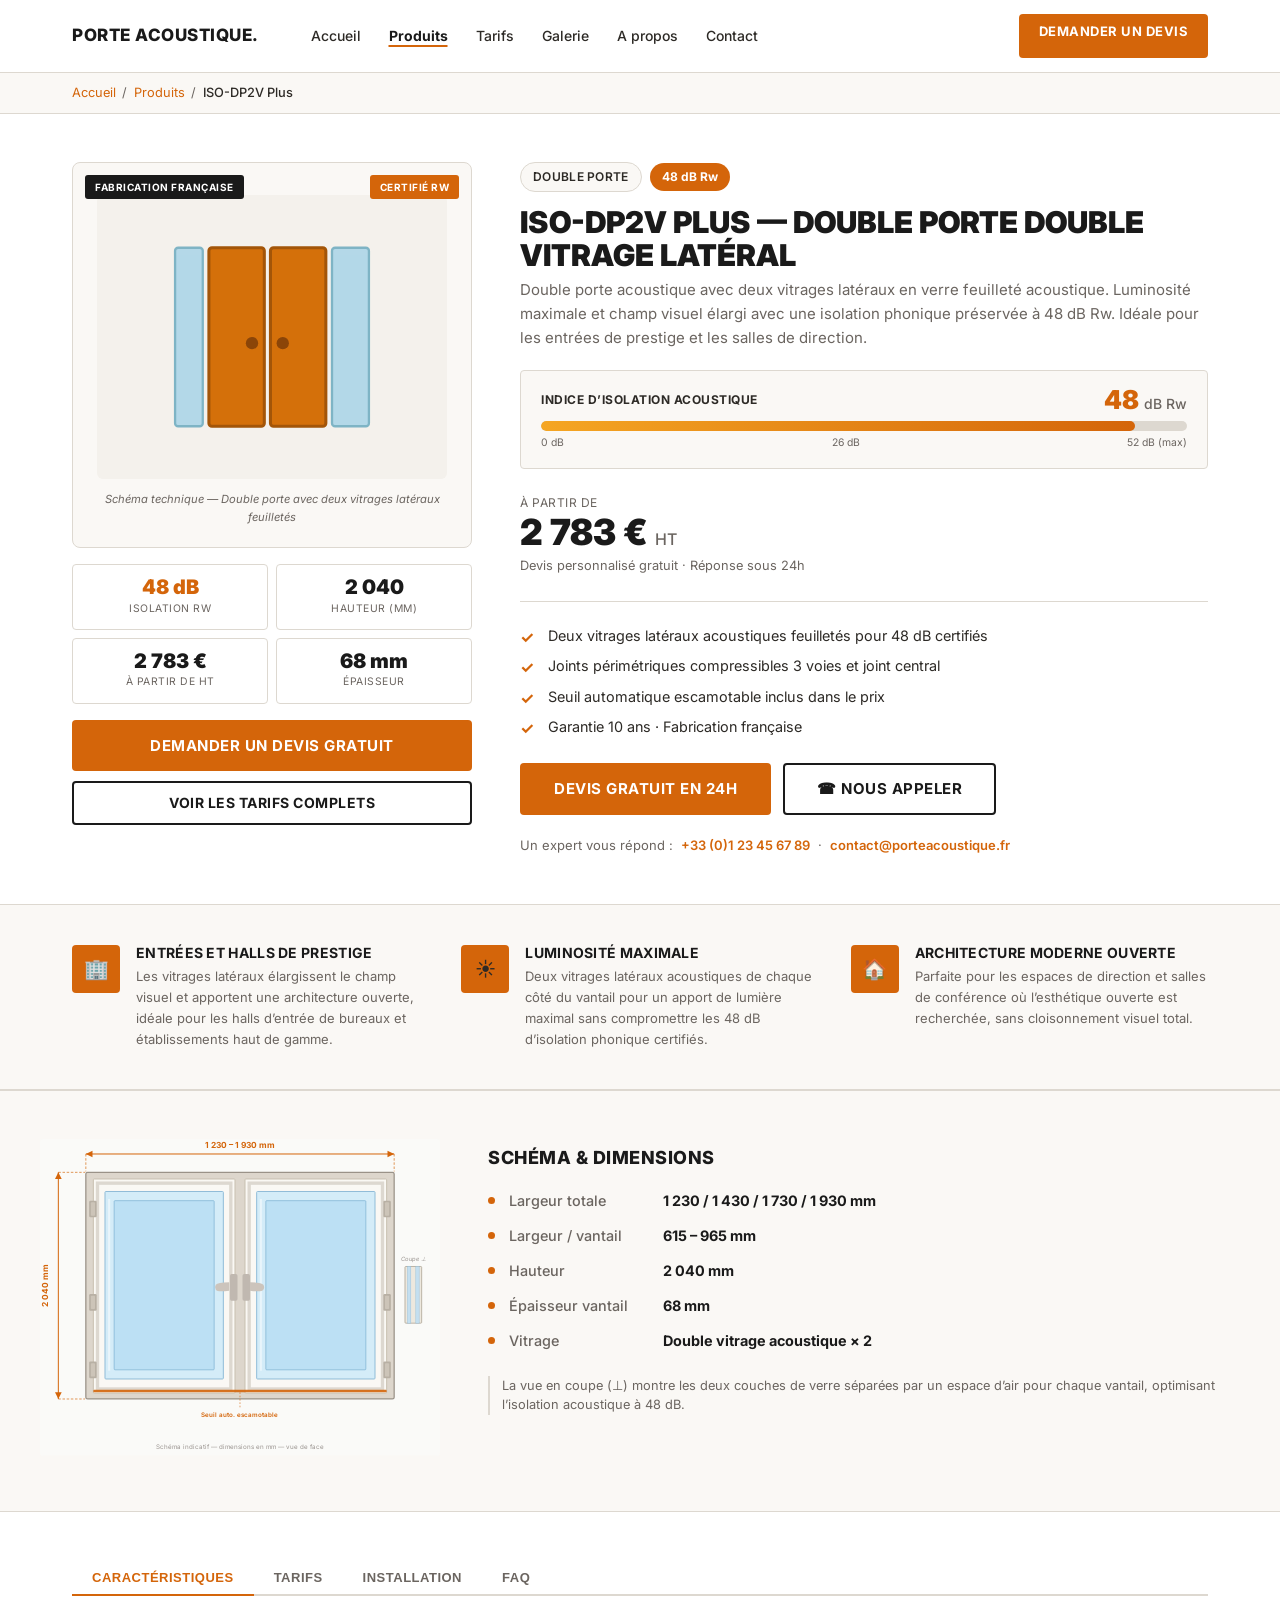
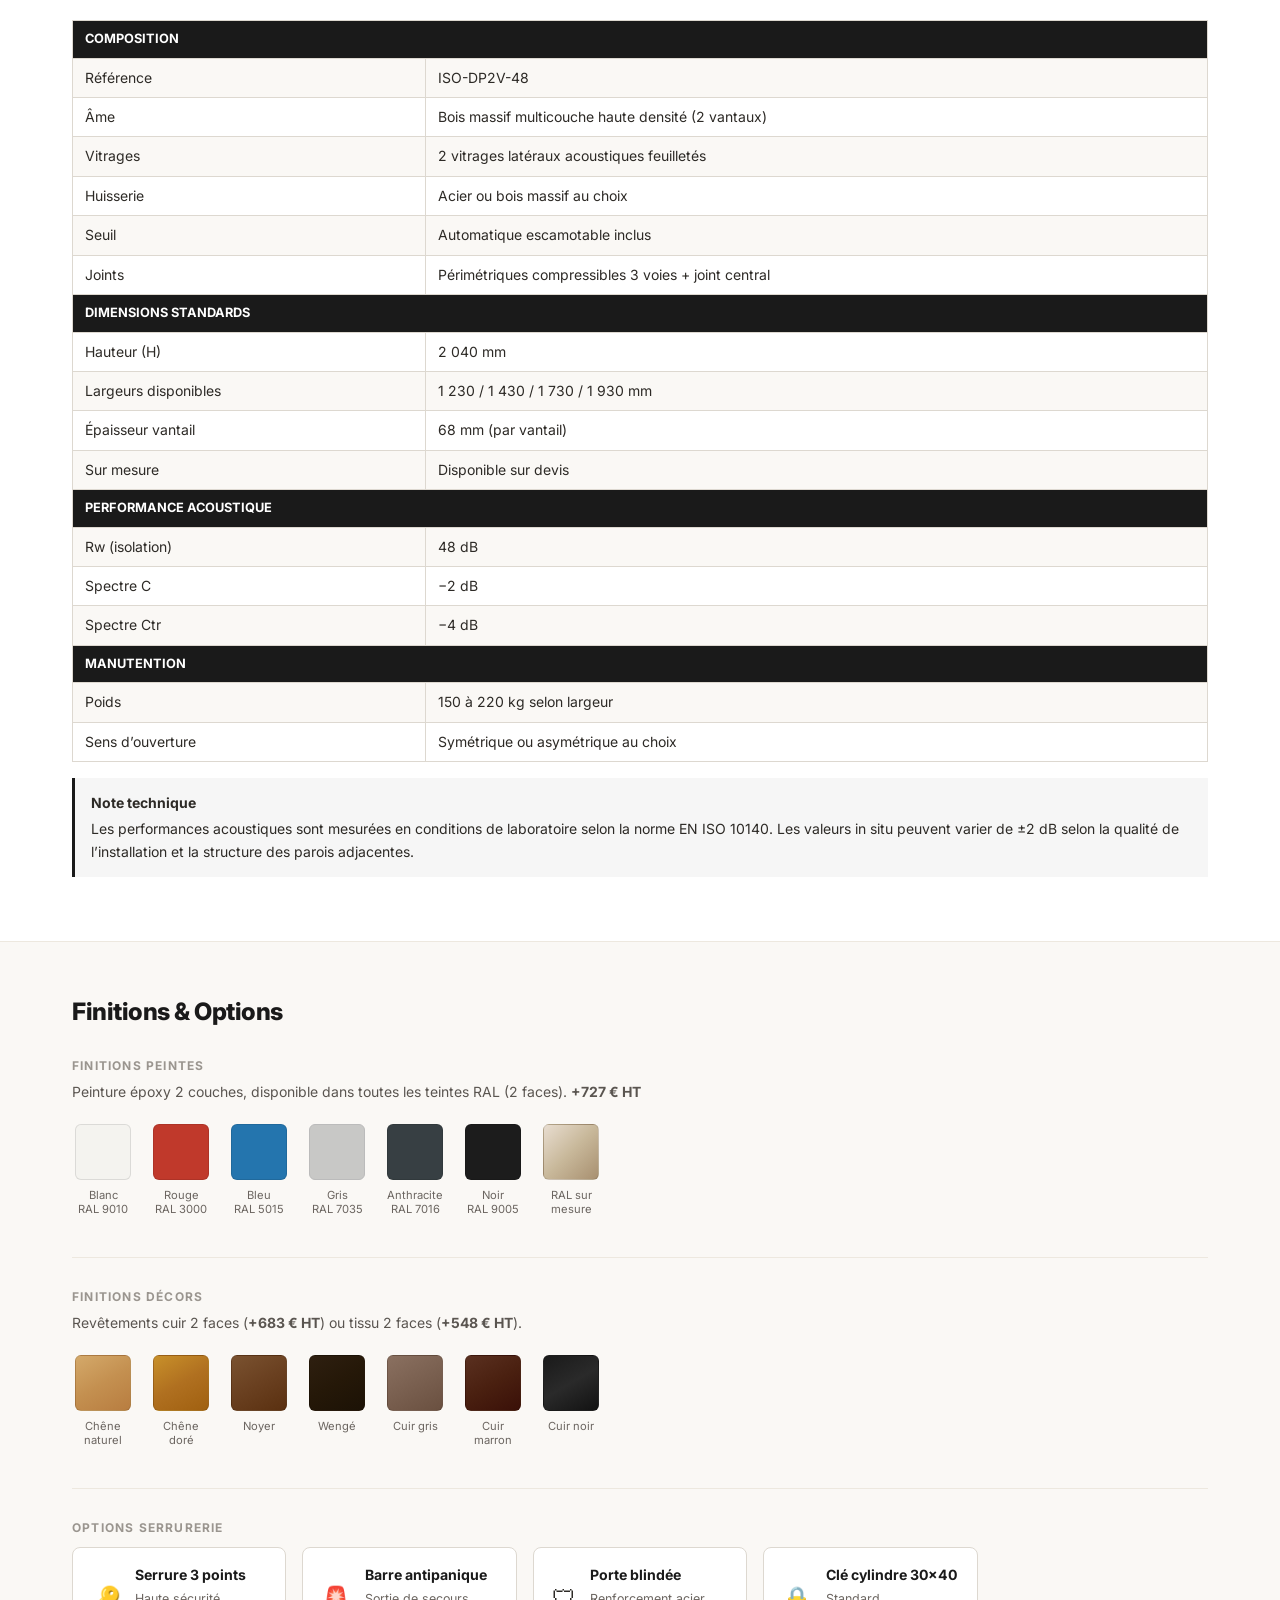
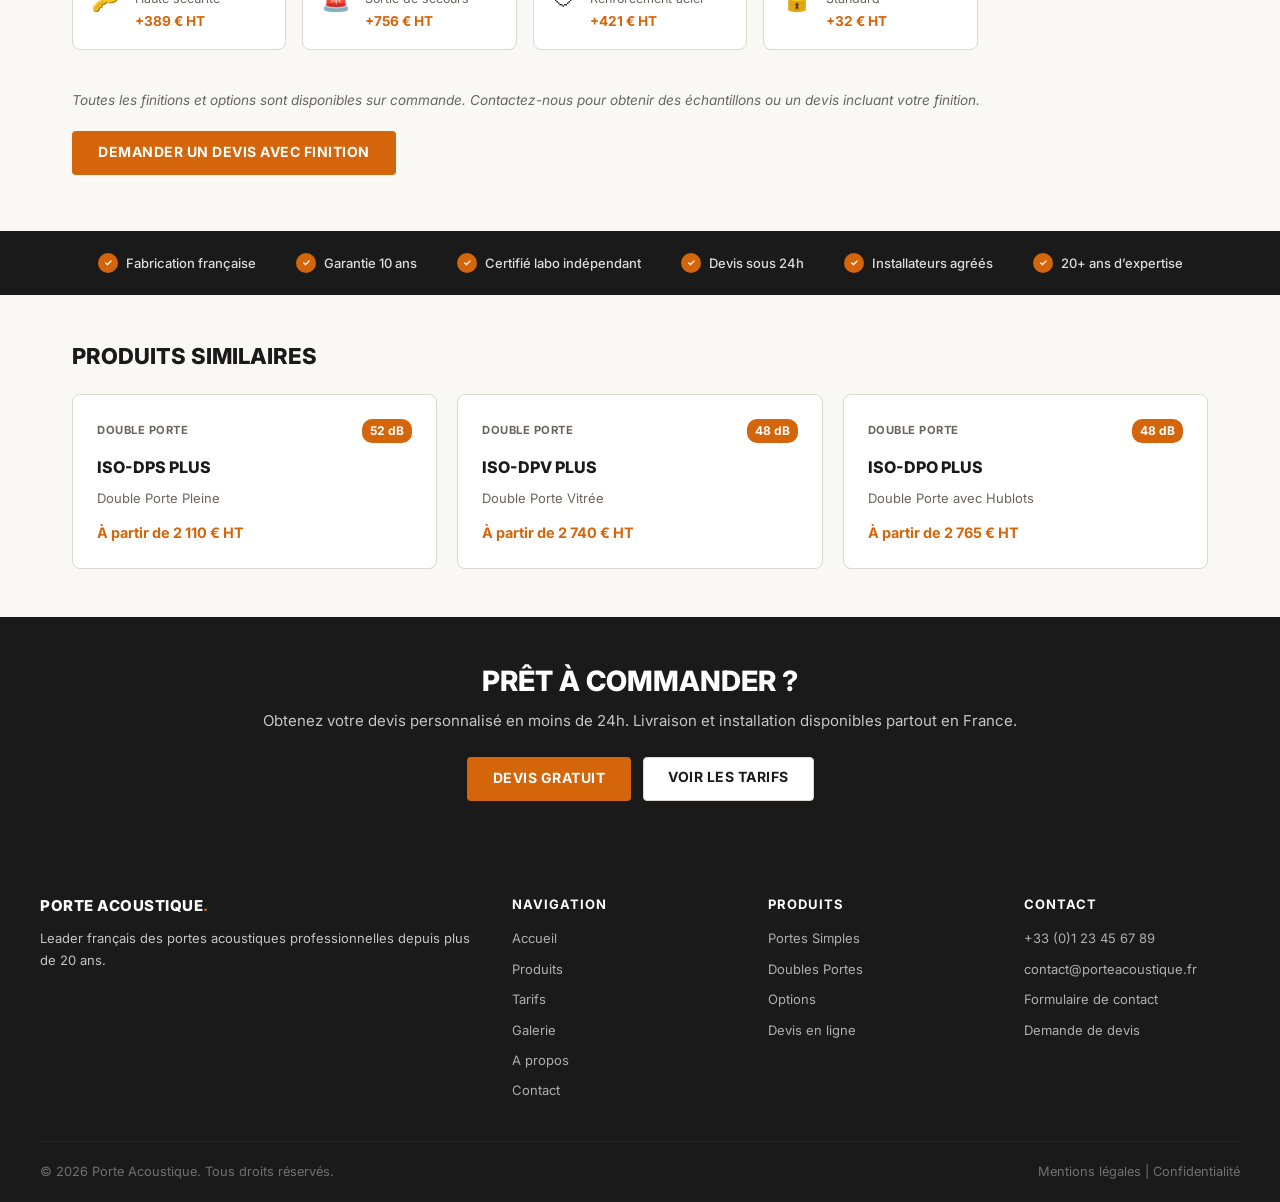
<file: produit-iso-dp2v-plus.html>
<!DOCTYPE html>
<html lang="fr">
<head>
    <meta charset="UTF-8">
    <meta name="viewport" content="width=device-width, initial-scale=1.0">
    <title>ISO-DP2V Plus &mdash; Double Porte Double Vitrage Lat&eacute;ral 48 dB | Porte Acoustique</title>
    <meta name="description" content="ISO-DP2V Plus : double porte acoustique avec vitrages lat&eacute;raux feuillet&eacute;s, 48 dB Rw, &agrave; partir de 2&nbsp;783&nbsp;&euro; HT. Luminosit&eacute; maximale, fabrication fran&ccedil;aise.">
    <meta name="theme-color" content="#d4650a">
    <link rel="preconnect" href="https://fonts.googleapis.com">
    <link rel="preconnect" href="https://fonts.gstatic.com" crossorigin>
    <link href="https://fonts.googleapis.com/css2?family=Inter:wght@400;500;600;700;800&display=swap" rel="stylesheet">
    <link rel="stylesheet" href="css/style.css">
</head>
<body>

<nav class="navbar">
    <div class="nav-inner">
        <a href="index.html" class="logo">PORTE ACOUSTIQUE<span class="logo-dot">.</span></a>
        <ul class="nav-links" id="navLinks">
            <li><a href="index.html">Accueil</a></li>
            <li><a href="produits.html" class="active">Produits</a></li>
            <li><a href="tarifs.html">Tarifs</a></li>
            <li><a href="galerie.html">Galerie</a></li>
            <li><a href="a-propos.html">A propos</a></li>
            <li><a href="contact.html">Contact</a></li>
            <li class="nav-mobile-devis"><a href="devis.html">Devis gratuit &rarr;</a></li>
        </ul>
        <a href="devis.html" class="btn btn-nav-devis">Demander un Devis</a>
        <button class="mobile-toggle" id="mobileToggle" aria-label="Menu" aria-expanded="false" aria-controls="navLinks">
            <span></span><span></span><span></span>
        </button>
    </div>
</nav>

<div class="pdp-breadcrumb-bar">
    <div class="container">
        <a href="index.html">Accueil</a>
        <span class="sep">/</span>
        <a href="produits.html">Produits</a>
        <span class="sep">/</span>
        <span>ISO-DP2V Plus</span>
    </div>
</div>

<section class="pdp-section">
    <div class="container">
        <div class="pdp-layout">

            <aside class="pdp-visual">
                <div class="pdp-visual-wrap">
                    <span class="pdp-fab-badge">Fabrication fran&ccedil;aise</span>
                    <span class="pdp-cert-badge">Certifi&eacute; Rw</span>
                    <div style="background:#f4f1ec;border-radius:6px;padding:2rem 1rem;text-align:center;">
                        <svg width="200" height="220" viewBox="0 0 65 60" style="display:block;margin:auto;">
                            <rect x="1" y="1" width="9" height="58" rx="1" fill="#a8d4e8" stroke="#6aaabf" stroke-width="0.75" opacity="0.85"/>
                            <rect x="12" y="1" width="18" height="58" rx="1" fill="#d4700a" stroke="#a35508" stroke-width="1"/>
                            <rect x="32" y="1" width="18" height="58" rx="1" fill="#d4700a" stroke="#a35508" stroke-width="1"/>
                            <rect x="52" y="1" width="12" height="58" rx="1" fill="#a8d4e8" stroke="#6aaabf" stroke-width="0.75" opacity="0.85"/>
                            <circle cx="26" cy="32" r="2" fill="#8b4508"/>
                            <circle cx="36" cy="32" r="2" fill="#8b4508"/>
                        </svg>
                    </div>
                    <p class="pdp-schema-label">Sch&eacute;ma technique &mdash; Double porte avec deux vitrages lat&eacute;raux feuillet&eacute;s</p>
                </div>
                <div class="pdp-quick-stats">
                    <div class="pdp-stat"><div class="pdp-stat-val highlight">48 dB</div><div class="pdp-stat-lbl">Isolation Rw</div></div>
                    <div class="pdp-stat"><div class="pdp-stat-val">2 040</div><div class="pdp-stat-lbl">Hauteur (mm)</div></div>
                    <div class="pdp-stat"><div class="pdp-stat-val">2 783 &euro;</div><div class="pdp-stat-lbl">&Agrave; partir de HT</div></div>
                    <div class="pdp-stat"><div class="pdp-stat-val">68 mm</div><div class="pdp-stat-lbl">&Eacute;paisseur</div></div>
                </div>
                <div class="pdp-visual-cta">
                    <a href="devis.html?modele=ISO-DP2V-Plus" class="btn btn-orange btn-full btn-lg">Demander un devis gratuit</a>
                    <a href="tarifs.html#doubles-portes" class="btn btn-outline btn-full">Voir les tarifs complets</a>
                </div>
            </aside>

            <div class="pdp-info">
                <div class="pdp-badges">
                    <span class="badge-cat">Double Porte</span>
                    <span class="badge-db">48 dB Rw</span>
                </div>
                <h1>ISO-DP2V Plus &mdash; Double Porte Double Vitrage Lat&eacute;ral</h1>
                <p class="pdp-subtitle">Double porte acoustique avec deux vitrages lat&eacute;raux en verre feuillet&eacute; acoustique. Luminosit&eacute; maximale et champ visuel &eacute;largi avec une isolation phonique pr&eacute;serv&eacute;e &agrave; 48 dB Rw. Id&eacute;ale pour les entr&eacute;es de prestige et les salles de direction.</p>

                <div class="db-perf-wrap">
                    <div class="db-perf-label-row">
                        <span class="db-perf-title">Indice d&rsquo;isolation acoustique</span>
                        <span class="db-perf-value">48 <span>dB Rw</span></span>
                    </div>
                    <div class="db-bar-track">
                        <div class="db-bar-fill" style="width:92%"></div>
                    </div>
                    <div class="db-scale"><span>0 dB</span><span>26 dB</span><span>52 dB (max)</span></div>
                </div>

                <div class="pdp-price-block">
                    <div class="pdp-price-from">&Agrave; partir de</div>
                    <div class="pdp-price-val">2 783 &euro; <span>HT</span></div>
                    <div class="pdp-price-note">Devis personnalis&eacute; gratuit &middot; R&eacute;ponse sous 24h</div>
                </div>

                <ul class="pdp-highlights">
                    <li class="pdp-highlight">Deux vitrages lat&eacute;raux acoustiques feuillet&eacute;s pour 48 dB certifi&eacute;s</li>
                    <li class="pdp-highlight">Joints p&eacute;rim&eacute;triques compressibles 3 voies et joint central</li>
                    <li class="pdp-highlight">Seuil automatique escamotable inclus dans le prix</li>
                    <li class="pdp-highlight">Garantie 10 ans &middot; Fabrication fran&ccedil;aise</li>
                </ul>

                <div class="pdp-cta-block">
                    <a href="devis.html?modele=ISO-DP2V-Plus" class="btn btn-orange btn-lg">Devis gratuit en 24h</a>
                    <a href="tel:+33123456789" class="btn btn-outline btn-lg">&#9742; Nous appeler</a>
                </div>

                <div class="pdp-contact-line">
                    <span>Un expert vous r&eacute;pond :</span>
                    <a href="tel:+33123456789">+33 (0)1 23 45 67 89</a>
                    <span>&middot;</span>
                    <a href="mailto:contact@porteacoustique.fr">contact@porteacoustique.fr</a>
                </div>
            </div>

        </div>
    </div>
</section>

<section class="pdp-args-section">
    <div class="container">
        <div class="pdp-args-grid">
            <div class="pdp-arg-item">
                <div class="pdp-arg-icon">&#127970;</div>
                <div class="pdp-arg-text">
                    <h4>Entr&eacute;es et halls de prestige</h4>
                    <p>Les vitrages lat&eacute;raux &eacute;largissent le champ visuel et apportent une architecture ouverte, id&eacute;ale pour les halls d&rsquo;entr&eacute;e de bureaux et &eacute;tablissements haut de gamme.</p>
                </div>
            </div>
            <div class="pdp-arg-item">
                <div class="pdp-arg-icon">&#9728;&#65039;</div>
                <div class="pdp-arg-text">
                    <h4>Luminosit&eacute; maximale</h4>
                    <p>Deux vitrages lat&eacute;raux acoustiques de chaque c&ocirc;t&eacute; du vantail pour un apport de lumi&egrave;re maximal sans compromettre les 48 dB d&rsquo;isolation phonique certifi&eacute;s.</p>
                </div>
            </div>
            <div class="pdp-arg-item">
                <div class="pdp-arg-icon">&#127968;</div>
                <div class="pdp-arg-text">
                    <h4>Architecture moderne ouverte</h4>
                    <p>Parfaite pour les espaces de direction et salles de conf&eacute;rence o&ugrave; l&rsquo;esth&eacute;tique ouverte est recherch&eacute;e, sans cloisonnement visuel total.</p>
                </div>
            </div>
        </div>
    </div>
</section>

<!-- Schéma technique -->
<section class="pdp-schema-section">
    <div class="pdp-schema-inner">
        <div class="pdp-schema-drawing">
            <svg viewBox="0 0 480 380" xmlns="http://www.w3.org/2000/svg" style="width:400px;max-width:100%;font-family:Inter,Arial,sans-serif;" aria-label="Schéma technique ISO-DP2V Plus">
                <rect width="480" height="380" fill="#fafaf8" rx="4"/>
                <!-- Dormant -->
                <rect x="55" y="40" width="370" height="272" rx="2" fill="#ddd6cc" stroke="#9a9288" stroke-width="1.5"/>
                <!-- Vantail gauche -->
                <rect x="64" y="48" width="170" height="257" rx="1" fill="#faf8f4" stroke="#c8c0b0" stroke-width="1.2"/>
                <rect x="69" y="53" width="160" height="247" fill="none" stroke="#ddd8d0" stroke-width="4"/>
                <!-- Vantail droit -->
                <rect x="246" y="48" width="170" height="257" rx="1" fill="#faf8f4" stroke="#c8c0b0" stroke-width="1.2"/>
                <rect x="251" y="53" width="160" height="247" fill="none" stroke="#ddd8d0" stroke-width="4"/>
                <!-- Double vitrage gauche -->
                <rect x="78" y="63" width="142" height="225" rx="1" fill="#d4ecf8" stroke="#90bcd8" stroke-width="1.2"/>
                <rect x="89" y="74" width="120" height="203" rx="1" fill="#bce0f4" stroke="#78aed0" stroke-width="0.8"/>
                <line x1="83" y1="72" x2="83" y2="278" stroke="rgba(255,255,255,0.5)" stroke-width="2.5"/>
                <!-- Double vitrage droit -->
                <rect x="260" y="63" width="142" height="225" rx="1" fill="#d4ecf8" stroke="#90bcd8" stroke-width="1.2"/>
                <rect x="271" y="74" width="120" height="203" rx="1" fill="#bce0f4" stroke="#78aed0" stroke-width="0.8"/>
                <line x1="265" y1="72" x2="265" y2="278" stroke="rgba(255,255,255,0.5)" stroke-width="2.5"/>
                <!-- Paumelles gauches -->
                <rect x="59" y="74" width="9" height="20" rx="1.5" fill="#b8b0a4"/><rect x="61" y="76" width="5" height="16" rx="1" fill="#ccc4b8"/>
                <rect x="59" y="186" width="9" height="20" rx="1.5" fill="#b8b0a4"/><rect x="61" y="188" width="5" height="16" rx="1" fill="#ccc4b8"/>
                <rect x="59" y="267" width="9" height="20" rx="1.5" fill="#b8b0a4"/><rect x="61" y="269" width="5" height="16" rx="1" fill="#ccc4b8"/>
                <!-- Paumelles droites -->
                <rect x="412" y="74" width="9" height="20" rx="1.5" fill="#b8b0a4"/><rect x="414" y="76" width="5" height="16" rx="1" fill="#ccc4b8"/>
                <rect x="412" y="186" width="9" height="20" rx="1.5" fill="#b8b0a4"/><rect x="414" y="188" width="5" height="16" rx="1" fill="#ccc4b8"/>
                <rect x="412" y="267" width="9" height="20" rx="1.5" fill="#b8b0a4"/><rect x="414" y="269" width="5" height="16" rx="1" fill="#ccc4b8"/>
                <!-- Poignées centre -->
                <rect x="228" y="162" width="9" height="32" rx="2" fill="#c0b8b0"/>
                <path d="M227 172 Q213 172 211 175 Q209 178 211 181 Q213 184 227 182 Z" fill="#ccc4bc"/>
                <rect x="243" y="162" width="9" height="32" rx="2" fill="#c0b8b0"/>
                <path d="M252 172 Q266 172 268 175 Q270 178 268 181 Q266 184 252 182 Z" fill="#ccc4bc"/>
                <!-- Seuil -->
                <rect x="64" y="301" width="352" height="3" rx="1" fill="#d4650a" opacity="0.9"/>
                <line x1="240" y1="304" x2="240" y2="324" stroke="#d4650a" stroke-width="0.7" stroke-dasharray="2,2"/>
                <text x="240" y="334" text-anchor="middle" font-size="7.5" fill="#d4650a" font-weight="600">Seuil auto. escamotable</text>
                <!-- COTE LARGEUR -->
                <line x1="55" y1="18" x2="425" y2="18" stroke="#d4650a" stroke-width="1.2"/>
                <polygon points="55,18 63,14 63,22" fill="#d4650a"/>
                <polygon points="425,18 417,14 417,22" fill="#d4650a"/>
                <line x1="55" y1="18" x2="55" y2="39" stroke="#d4650a" stroke-width="0.8" stroke-dasharray="3,2"/>
                <line x1="425" y1="18" x2="425" y2="39" stroke="#d4650a" stroke-width="0.8" stroke-dasharray="3,2"/>
                <text x="240" y="11" text-anchor="middle" font-size="10" fill="#d4650a" font-weight="700">1 230 &#x2013; 1 930 mm</text>
                <!-- COTE HAUTEUR -->
                <line x1="22" y1="40" x2="22" y2="312" stroke="#d4650a" stroke-width="1.2"/>
                <polygon points="22,40 18,48 26,48" fill="#d4650a"/>
                <polygon points="22,312 18,304 26,304" fill="#d4650a"/>
                <line x1="22" y1="40" x2="54" y2="40" stroke="#d4650a" stroke-width="0.8" stroke-dasharray="3,2"/>
                <line x1="22" y1="312" x2="54" y2="312" stroke="#d4650a" stroke-width="0.8" stroke-dasharray="3,2"/>
                <text x="9" y="176" text-anchor="middle" font-size="10" fill="#d4650a" font-weight="700" transform="rotate(-90,9,176)">2 040 mm</text>
                <!-- VUE EN COUPE double vitrage -->
                <text x="448" y="146" text-anchor="middle" font-size="7" fill="#9a9490" font-style="italic">Coupe &#x22A5;</text>
                <rect x="438" y="153" width="20" height="68" rx="1" fill="#ede8de" stroke="#b0a898" stroke-width="1"/>
                <rect x="441" y="153" width="4" height="68" fill="#c4dff0" stroke="#90bcd8" stroke-width="0.5"/>
                <rect x="451" y="153" width="4" height="68" fill="#c4dff0" stroke="#90bcd8" stroke-width="0.5"/>
                <text x="240" y="372" text-anchor="middle" font-size="7.5" fill="#9a9490">Sch&#xe9;ma indicatif &#x2014; dimensions en mm &#x2014; vue de face</text>
            </svg>
        </div>
        <div class="pdp-schema-info">
            <h2 class="pdp-schema-info-title">Sch&eacute;ma &amp; Dimensions</h2>
            <ul class="pdp-schema-dims">
                <li><span class="dim-dot"></span><span class="dim-label">Largeur totale</span><span class="dim-value">1 230 / 1 430 / 1 730 / 1 930 mm</span></li>
                <li><span class="dim-dot"></span><span class="dim-label">Largeur / vantail</span><span class="dim-value">615 &#x2013; 965 mm</span></li>
                <li><span class="dim-dot"></span><span class="dim-label">Hauteur</span><span class="dim-value">2 040 mm</span></li>
                <li><span class="dim-dot"></span><span class="dim-label">&Eacute;paisseur vantail</span><span class="dim-value">68 mm</span></li>
                <li><span class="dim-dot"></span><span class="dim-label">Vitrage</span><span class="dim-value">Double vitrage acoustique &#xd7; 2</span></li>
            </ul>
            <p class="pdp-schema-note">La vue en coupe (&#x22A5;) montre les deux couches de verre s&eacute;par&eacute;es par un espace d&rsquo;air pour chaque vantail, optimisant l&rsquo;isolation acoustique &agrave; 48 dB.</p>
        </div>
    </div>
</section>

<section class="section">
    <div class="container">
        <div class="tabs-nav">
            <button class="tab-btn active" data-tab="tab-carac">Caract&eacute;ristiques</button>
            <button class="tab-btn" data-tab="tab-tarifs">Tarifs</button>
            <button class="tab-btn" data-tab="tab-install">Installation</button>
            <button class="tab-btn" data-tab="tab-faq">FAQ</button>
        </div>

        <div class="tab-panel active" id="tab-carac">
            <table class="specs-table">
                <tbody>
                    <tr class="specs-section-head"><td colspan="2">Composition</td></tr>
                    <tr><td>R&eacute;f&eacute;rence</td><td>ISO-DP2V-48</td></tr>
                    <tr><td>&Acirc;me</td><td>Bois massif multicouche haute densit&eacute; (2 vantaux)</td></tr>
                    <tr><td>Vitrages</td><td>2 vitrages lat&eacute;raux acoustiques feuillet&eacute;s</td></tr>
                    <tr><td>Huisserie</td><td>Acier ou bois massif au choix</td></tr>
                    <tr><td>Seuil</td><td>Automatique escamotable inclus</td></tr>
                    <tr><td>Joints</td><td>P&eacute;rim&eacute;triques compressibles 3 voies + joint central</td></tr>
                    <tr class="specs-section-head"><td colspan="2">Dimensions standards</td></tr>
                    <tr><td>Hauteur (H)</td><td>2 040 mm</td></tr>
                    <tr><td>Largeurs disponibles</td><td>1 230 / 1 430 / 1 730 / 1 930 mm</td></tr>
                    <tr><td>&Eacute;paisseur vantail</td><td>68 mm (par vantail)</td></tr>
                    <tr><td>Sur mesure</td><td>Disponible sur devis</td></tr>
                    <tr class="specs-section-head"><td colspan="2">Performance acoustique</td></tr>
                    <tr><td>Rw (isolation)</td><td>48 dB</td></tr>
                    <tr><td>Spectre C</td><td>&minus;2 dB</td></tr>
                    <tr><td>Spectre Ctr</td><td>&minus;4 dB</td></tr>
                    <tr class="specs-section-head"><td colspan="2">Manutention</td></tr>
                    <tr><td>Poids</td><td>150 &agrave; 220 kg selon largeur</td></tr>
                    <tr><td>Sens d&rsquo;ouverture</td><td>Sym&eacute;trique ou asym&eacute;trique au choix</td></tr>
                </tbody>
            </table>
            <div class="warning-box">
                <strong>Note technique</strong>
                Les performances acoustiques sont mesur&eacute;es en conditions de laboratoire selon la norme EN ISO 10140. Les valeurs in situ peuvent varier de &plusmn;2 dB selon la qualit&eacute; de l&rsquo;installation et la structure des parois adjacentes.
            </div>
        </div>

        <div class="tab-panel" id="tab-tarifs">
            <table class="specs-table">
                <thead>
                    <tr><th>Dimension</th><th>Tarif HT</th></tr>
                </thead>
                <tbody>
                    <tr><td>1 230 &times; 2 040 mm</td><td>2 783 &euro;</td></tr>
                    <tr><td>1 430 &times; 2 040 mm</td><td>3 021 &euro;</td></tr>
                    <tr><td>1 730 &times; 2 040 mm</td><td>3 236 &euro;</td></tr>
                    <tr><td>1 930 &times; 2 040 mm</td><td>3 443 &euro;</td></tr>
                </tbody>
            </table>
            <table class="specs-table" style="margin-top:1rem;">
                <thead><tr><th colspan="2">Options tarifaires</th></tr></thead>
                <tbody>
                    <tr><td>Finition cuir (2 vantaux)</td><td>683 &euro;</td></tr>
                    <tr><td>Finition tissu (2 vantaux)</td><td>548 &euro;</td></tr>
                    <tr><td>Peinture &eacute;poxy RAL (2 vantaux)</td><td>727 &euro;</td></tr>
                    <tr><td>Serrure 3 points</td><td>389 &euro;</td></tr>
                    <tr><td>Barre antipanique</td><td>756 &euro;</td></tr>
                    <tr><td>Porte blind&eacute;e</td><td>421 &euro;</td></tr>
                    <tr><td>Tige carr&eacute;</td><td>13 &euro;</td></tr>
                    <tr><td>Cl&eacute; cylindre 30x40</td><td>32 &euro;</td></tr>
                </tbody>
            </table>
            <div class="info-box" style="margin-top:1.5rem;">
                <strong>Dimension hors standard ?</strong>
                Toutes largeurs sur mesure disponibles. Contactez-nous pour un devis adapt&eacute; &agrave; votre ouverture sp&eacute;cifique.
            </div>
            <div style="margin-top:1.5rem;display:flex;gap:1rem;flex-wrap:wrap;">
                <a href="devis.html?modele=ISO-DP2V-Plus" class="btn btn-orange">Demander un devis</a>
                <a href="tarifs.html#doubles-portes" class="btn btn-outline">Voir tous les tarifs</a>
            </div>
        </div>

        <div class="tab-panel" id="tab-install">
            <div class="install-steps">
                <div class="install-step">
                    <div class="install-step-num">1</div>
                    <div class="install-step-content">
                        <strong>Pr&eacute;paration de l&rsquo;ouverture</strong>
                        <p>V&eacute;rification des cotes brutes : hauteur +10 mm, largeur +15 mm minimum. L&rsquo;ouverture doit &ecirc;tre d&rsquo;aplomb et de niveau. Pr&eacute;voir une manutention adapt&eacute;e (150&ndash;220 kg).</p>
                    </div>
                </div>
                <div class="install-step">
                    <div class="install-step-num">2</div>
                    <div class="install-step-content">
                        <strong>Mise en place de l&rsquo;huisserie</strong>
                        <p>Calage, v&eacute;rification de l&rsquo;&eacute;querrage et scellement selon le support. Bourrage int&eacute;gral des jours avec mousse acoustique haute densit&eacute;.</p>
                    </div>
                </div>
                <div class="install-step">
                    <div class="install-step-num">3</div>
                    <div class="install-step-content">
                        <strong>Accrochage des deux vantaux</strong>
                        <p>Pose successive des deux vantaux sur leurs paumelles. R&eacute;glage tridimensionnel ind&eacute;pendant et v&eacute;rification de l&rsquo;affleurage central.</p>
                    </div>
                </div>
                <div class="install-step">
                    <div class="install-step-num">4</div>
                    <div class="install-step-content">
                        <strong>R&eacute;glage &amp; contr&ocirc;le acoustique</strong>
                        <p>R&eacute;glage du seuil automatique et v&eacute;rification de la compression de tous les joints p&eacute;rim&eacute;triques et joint central entre les vantaux.</p>
                    </div>
                </div>
            </div>
            <div class="warning-box">
                <strong>Installation professionnelle obligatoire</strong>
                La complexit&eacute; et le poids d&rsquo;une double porte n&eacute;cessitent imp&eacute;rativement l&rsquo;intervention d&rsquo;un menuisier qualifi&eacute;. Contactez-nous pour nos installateurs partenaires agr&eacute;&eacute;s.
            </div>
        </div>

        <div class="tab-panel" id="tab-faq">
            <div class="faq-list">
                <div class="faq-item">
                    <button class="faq-q">Quelle est la diff&eacute;rence avec l&rsquo;ISO-DPV Plus ? <span class="faq-chevron">&#9660;</span></button>
                    <div class="faq-a">L&rsquo;ISO-DPV Plus a un vitrage int&eacute;gr&eacute; au centre de chaque vantail. L&rsquo;ISO-DP2V Plus poss&egrave;de deux vitrages lat&eacute;raux de part et d&rsquo;autre de la double porte, ce qui &eacute;largit le champ visuel et apporte davantage de lumi&egrave;re naturelle pour la m&ecirc;me ouverture.</div>
                </div>
                <div class="faq-item">
                    <button class="faq-q">Les vitrages lat&eacute;raux peuvent-ils &ecirc;tre de hauteur diff&eacute;rente ? <span class="faq-chevron">&#9660;</span></button>
                    <div class="faq-a">Oui, des dimensions alternatives pour les vitrages lat&eacute;raux sont r&eacute;alisables sur devis. Indiquez vos contraintes architecturales lors de votre demande pour une solution personnalis&eacute;e.</div>
                </div>
                <div class="faq-item">
                    <button class="faq-q">Le joint central entre les deux vantaux est-il acoustique ? <span class="faq-chevron">&#9660;</span></button>
                    <div class="faq-a">Oui, le joint d&rsquo;affleurage central est un joint compressible acoustique sp&eacute;cifique. Il est l&rsquo;un des &eacute;l&eacute;ments cl&eacute;s qui permet d&rsquo;atteindre les 48 dB Rw certifi&eacute;s m&ecirc;me en configuration double porte.</div>
                </div>
                <div class="faq-item">
                    <button class="faq-q">Quel est le d&eacute;lai de livraison ? <span class="faq-chevron">&#9660;</span></button>
                    <div class="faq-a">Le d&eacute;lai de fabrication est g&eacute;n&eacute;ralement de 4 &agrave; 6 semaines apr&egrave;s validation du bon de commande. Livraison sur palette, d&eacute;chargement &agrave; pr&eacute;voir sur site.</div>
                </div>
            </div>
        </div>

    </div>
</section>

<section class="finitions-section">
    <div class="container">
        <h2 class="finitions-title">Finitions &amp; Options</h2>

        <div class="finitions-group">
            <h3>Finitions peintes</h3>
            <p class="finitions-desc">Peinture &eacute;poxy 2 couches, disponible dans toutes les teintes RAL (2 faces). <strong>+727 &euro; HT</strong></p>
            <div class="swatch-grid">
                <div class="swatch"><div class="swatch-color" style="background:#f4f3ef;"></div><span>Blanc RAL&nbsp;9010</span></div>
                <div class="swatch"><div class="swatch-color" style="background:#c0392b;"></div><span>Rouge RAL&nbsp;3000</span></div>
                <div class="swatch"><div class="swatch-color" style="background:#2475ae;"></div><span>Bleu RAL&nbsp;5015</span></div>
                <div class="swatch"><div class="swatch-color" style="background:#c8c8c6;border-color:#bbb;"></div><span>Gris RAL&nbsp;7035</span></div>
                <div class="swatch"><div class="swatch-color" style="background:#373f43;"></div><span>Anthracite RAL&nbsp;7016</span></div>
                <div class="swatch"><div class="swatch-color" style="background:#1c1c1c;"></div><span>Noir RAL&nbsp;9005</span></div>
                <div class="swatch"><div class="swatch-color" style="background:linear-gradient(135deg,#e8ddd0,#c8b89a,#a89070);"></div><span>RAL sur mesure</span></div>
            </div>
        </div>

        <hr class="finitions-divider">

        <div class="finitions-group">
            <h3>Finitions d&eacute;cors</h3>
            <p class="finitions-desc">Rev&ecirc;tements cuir 2 faces (<strong>+683 &euro; HT</strong>) ou tissu 2 faces (<strong>+548 &euro; HT</strong>).</p>
            <div class="swatch-grid">
                <div class="swatch"><div class="swatch-color" style="background:linear-gradient(150deg,#d4a96a,#c49050,#b87d40);"></div><span>Ch&ecirc;ne naturel</span></div>
                <div class="swatch"><div class="swatch-color" style="background:linear-gradient(150deg,#c8902a,#b07020,#a06010);"></div><span>Ch&ecirc;ne dor&eacute;</span></div>
                <div class="swatch"><div class="swatch-color" style="background:linear-gradient(150deg,#7a5230,#6a4020,#5a3010);"></div><span>Noyer</span></div>
                <div class="swatch"><div class="swatch-color" style="background:linear-gradient(150deg,#2e1f10,#251808,#1c1206);"></div><span>Weng&eacute;</span></div>
                <div class="swatch"><div class="swatch-color" style="background:linear-gradient(150deg,#8a7060,#7a6050,#6a5040);"></div><span>Cuir gris</span></div>
                <div class="swatch"><div class="swatch-color" style="background:linear-gradient(150deg,#5a3020,#4a2010,#3a1008);"></div><span>Cuir marron</span></div>
                <div class="swatch"><div class="swatch-color" style="background:linear-gradient(150deg,#1a1a1a,#2a2a2a,#121212);"></div><span>Cuir noir</span></div>
            </div>
        </div>

        <hr class="finitions-divider">

        <div class="finitions-group">
            <h3>Options serrurerie</h3>
            <div class="options-grid">
                <div class="option-card">
                    <div class="option-icon">&#128273;</div>
                    <div class="option-info">
                        <strong>Serrure 3 points</strong>
                        <span>Haute s&eacute;curit&eacute;</span>
                        <span class="option-price">+389 &euro; HT</span>
                    </div>
                </div>
                <div class="option-card">
                    <div class="option-icon">&#128680;</div>
                    <div class="option-info">
                        <strong>Barre antipanique</strong>
                        <span>Sortie de secours</span>
                        <span class="option-price">+756 &euro; HT</span>
                    </div>
                </div>
                <div class="option-card">
                    <div class="option-icon">&#128737;</div>
                    <div class="option-info">
                        <strong>Porte blind&eacute;e</strong>
                        <span>Renforcement acier</span>
                        <span class="option-price">+421 &euro; HT</span>
                    </div>
                </div>
                <div class="option-card">
                    <div class="option-icon">&#128274;</div>
                    <div class="option-info">
                        <strong>Cl&eacute; cylindre 30&times;40</strong>
                        <span>Standard</span>
                        <span class="option-price">+32 &euro; HT</span>
                    </div>
                </div>
            </div>
        </div>

        <p class="finitions-note">Toutes les finitions et options sont disponibles sur commande. Contactez-nous pour obtenir des &eacute;chantillons ou un devis incluant votre finition.</p>
        <div style="margin-top:1.25rem;">
            <a href="devis.html?modele=ISO-DP2V-Plus" class="btn btn-orange">Demander un devis avec finition</a>
        </div>
    </div>
</section>

<div class="trust-strip-v2">
    <div class="trust-strip-v2-inner">
        <div class="trust-item-v2"><span class="trust-icon-v2">&#10003;</span> Fabrication fran&ccedil;aise</div>
        <div class="trust-item-v2"><span class="trust-icon-v2">&#10003;</span> Garantie 10 ans</div>
        <div class="trust-item-v2"><span class="trust-icon-v2">&#10003;</span> Certifi&eacute; labo ind&eacute;pendant</div>
        <div class="trust-item-v2"><span class="trust-icon-v2">&#10003;</span> Devis sous 24h</div>
        <div class="trust-item-v2"><span class="trust-icon-v2">&#10003;</span> Installateurs agr&eacute;&eacute;s</div>
        <div class="trust-item-v2"><span class="trust-icon-v2">&#10003;</span> 20+ ans d&rsquo;expertise</div>
    </div>
</div>

<section class="related-section">
    <div class="container">
        <h2 class="related-title">Produits similaires</h2>
        <div class="related-grid">
            <a href="produit-iso-dps-plus.html" class="related-card">
                <div class="related-card-header">
                    <span class="related-card-cat">Double Porte</span>
                    <span class="related-card-db">52 dB</span>
                </div>
                <div class="related-card-name">ISO-DPS Plus</div>
                <div class="related-card-desc">Double Porte Pleine</div>
                <div class="related-card-price">&Agrave; partir de 2 110 &euro; HT</div>
            </a>
            <a href="produit-iso-dpv-plus.html" class="related-card">
                <div class="related-card-header">
                    <span class="related-card-cat">Double Porte</span>
                    <span class="related-card-db">48 dB</span>
                </div>
                <div class="related-card-name">ISO-DPV Plus</div>
                <div class="related-card-desc">Double Porte Vitr&eacute;e</div>
                <div class="related-card-price">&Agrave; partir de 2 740 &euro; HT</div>
            </a>
            <a href="produit-iso-dpo-plus.html" class="related-card">
                <div class="related-card-header">
                    <span class="related-card-cat">Double Porte</span>
                    <span class="related-card-db">48 dB</span>
                </div>
                <div class="related-card-name">ISO-DPO Plus</div>
                <div class="related-card-desc">Double Porte avec Hublots</div>
                <div class="related-card-price">&Agrave; partir de 2 765 &euro; HT</div>
            </a>
        </div>
    </div>
</section>

<section class="cta-banner">
    <div class="container">
        <h2>Pr&ecirc;t &agrave; commander ?</h2>
        <p>Obtenez votre devis personnalis&eacute; en moins de 24h. Livraison et installation disponibles partout en France.</p>
        <div class="btn-group">
            <a href="devis.html?modele=ISO-DP2V-Plus" class="btn btn-accent">Devis Gratuit</a>
            <a href="tarifs.html#doubles-portes" class="btn btn-secondary">Voir les Tarifs</a>
        </div>
    </div>
</section>

<footer>
    <div class="footer-grid">
        <div class="footer-brand">
            <h3>PORTE ACOUSTIQUE<span style="color:var(--orange)">.</span></h3>
            <p>Leader fran&ccedil;ais des portes acoustiques professionnelles depuis plus de 20 ans.</p>
        </div>
        <div><h4>Navigation</h4><ul>
            <li><a href="index.html">Accueil</a></li>
            <li><a href="produits.html">Produits</a></li>
            <li><a href="tarifs.html">Tarifs</a></li>
            <li><a href="galerie.html">Galerie</a></li>
            <li><a href="a-propos.html">A propos</a></li>
            <li><a href="contact.html">Contact</a></li>
            <li class="nav-mobile-devis"><a href="devis.html">Devis gratuit &rarr;</a></li>
        </ul></div>
        <div><h4>Produits</h4><ul>
            <li><a href="tarifs.html#portes-simples">Portes Simples</a></li>
            <li><a href="tarifs.html#doubles-portes">Doubles Portes</a></li>
            <li><a href="tarifs.html#options">Options</a></li>
            <li><a href="devis.html">Devis en ligne</a></li>
        </ul></div>
        <div><h4>Contact</h4><ul>
            <li><a href="tel:+33123456789">+33 (0)1 23 45 67 89</a></li>
            <li><a href="mailto:contact@porteacoustique.fr">contact@porteacoustique.fr</a></li>
            <li><a href="contact.html">Formulaire de contact</a></li>
            <li><a href="devis.html">Demande de devis</a></li>
        </ul></div>
    </div>
    <div class="footer-bottom">
        <p>&copy; 2026 Porte Acoustique. Tous droits r&eacute;serv&eacute;s.</p>
        <p><a href="#">Mentions l&eacute;gales</a> | <a href="#">Confidentialit&eacute;</a></p>
    </div>
</footer>

<div class="sticky-devis-mobile" id="stickyDevis">
    <a href="devis.html?modele=ISO-DP2V-Plus">Devis gratuit &mdash; ISO-DP2V Plus</a>
</div>

<script src="js/main.js"></script>
<script>
document.querySelectorAll('.faq-q').forEach(function(btn){
    btn.addEventListener('click', function(){
        var item = this.closest('.faq-item');
        var wasOpen = item.classList.contains('open');
        document.querySelectorAll('.faq-item').forEach(function(i){ i.classList.remove('open'); });
        if(!wasOpen) item.classList.add('open');
    });
});
</script>
</body>
</html>
</file>
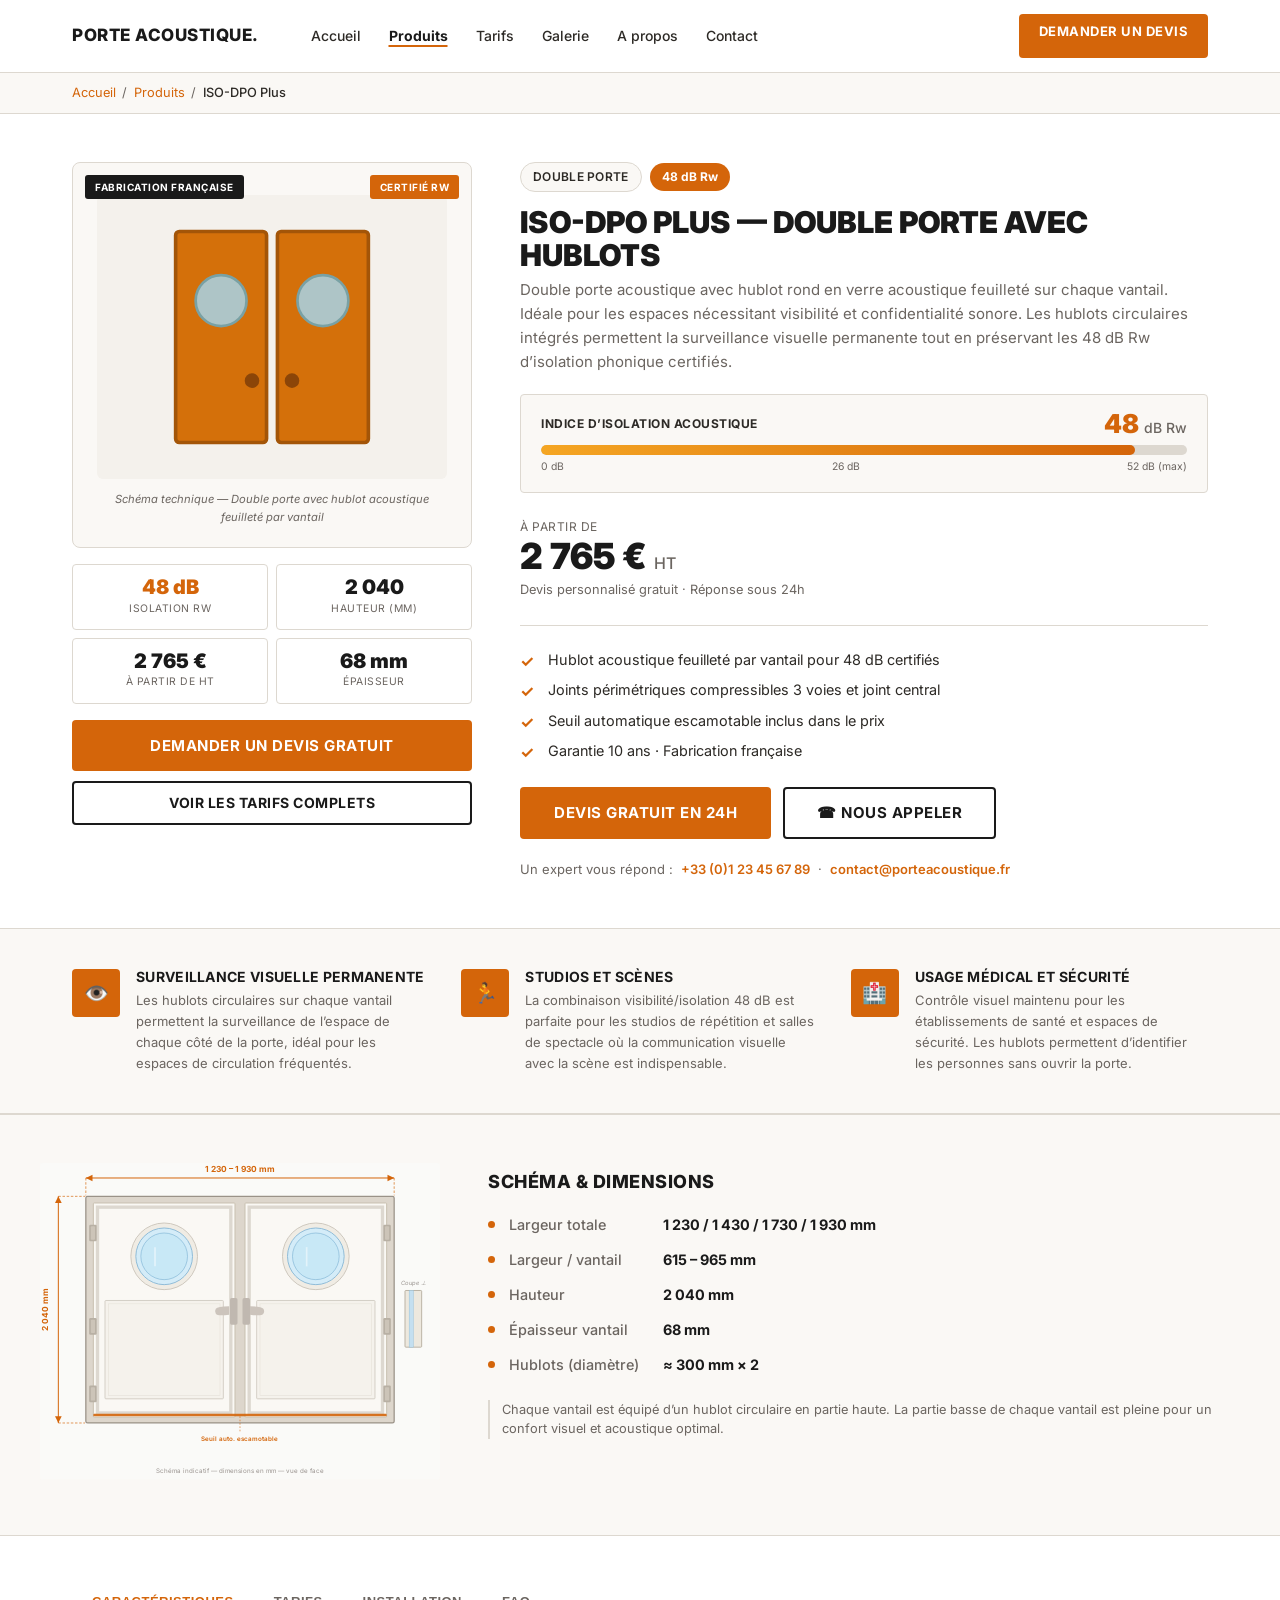
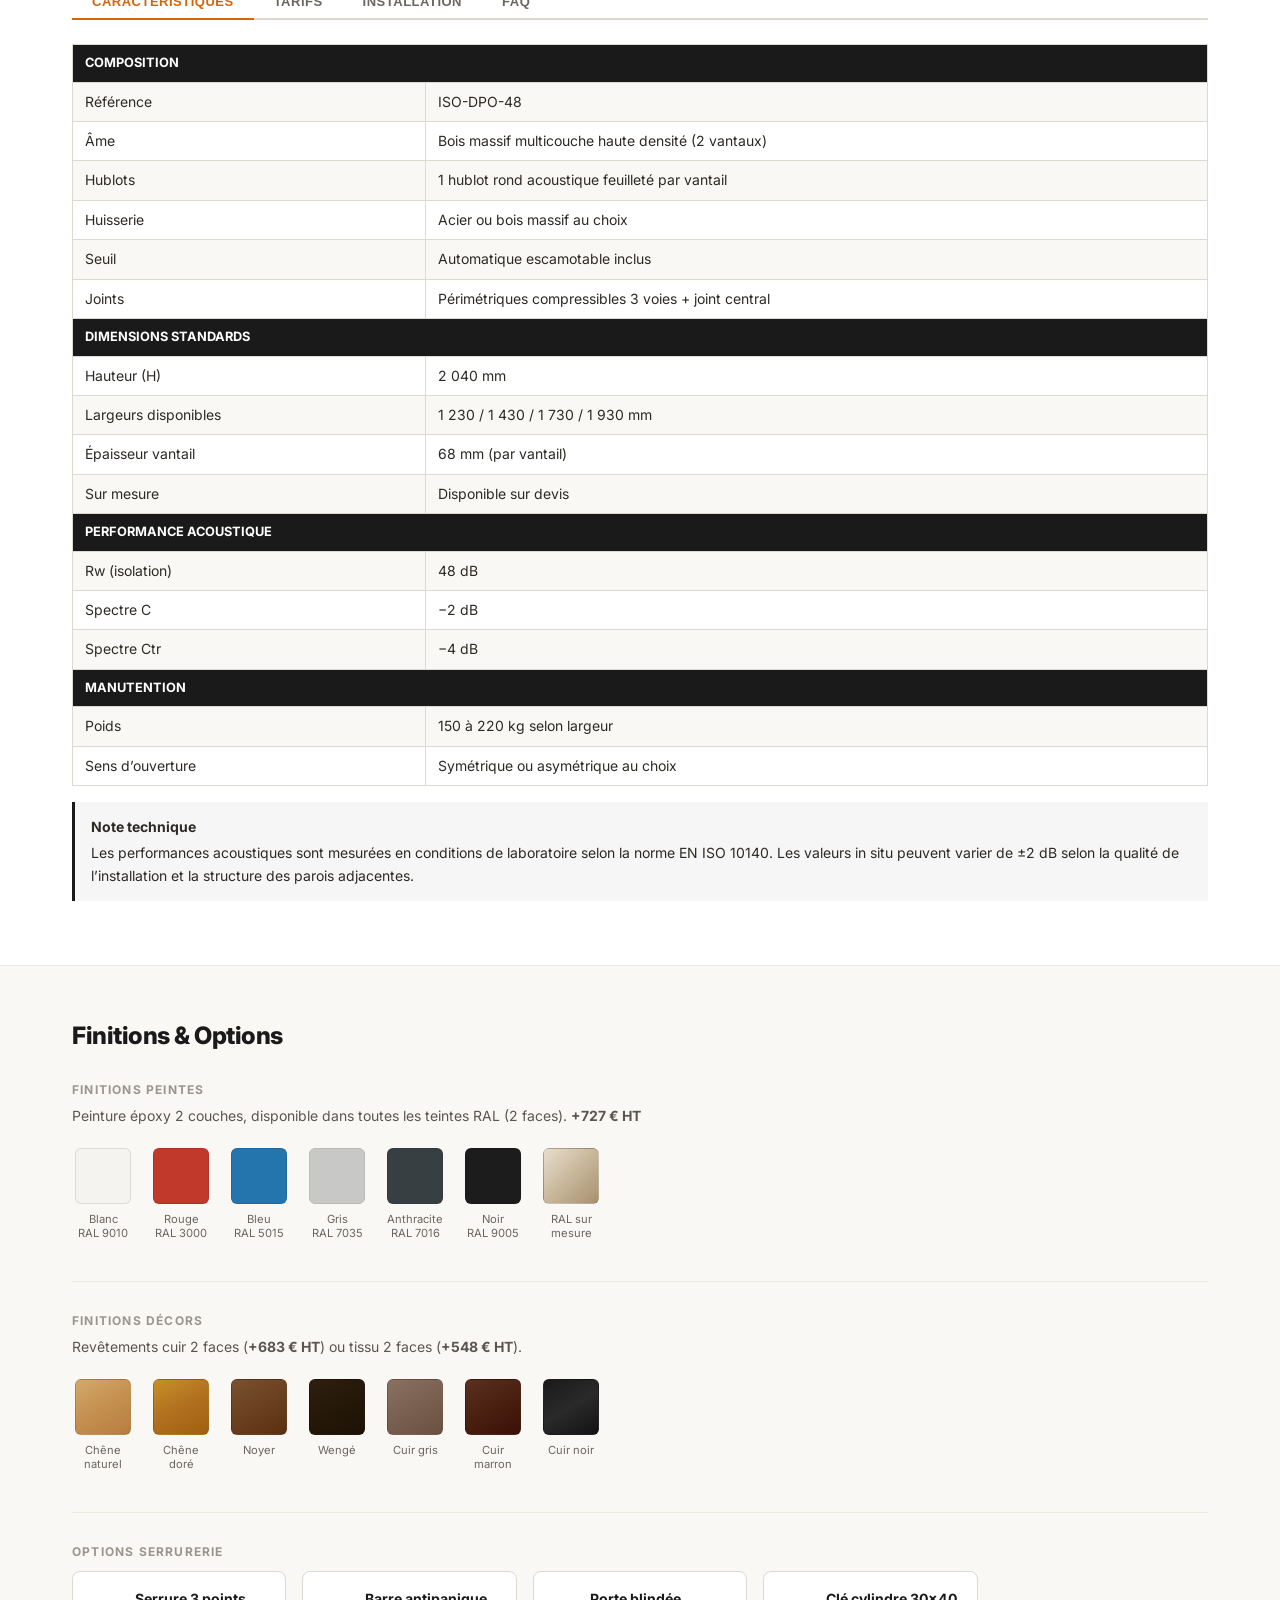
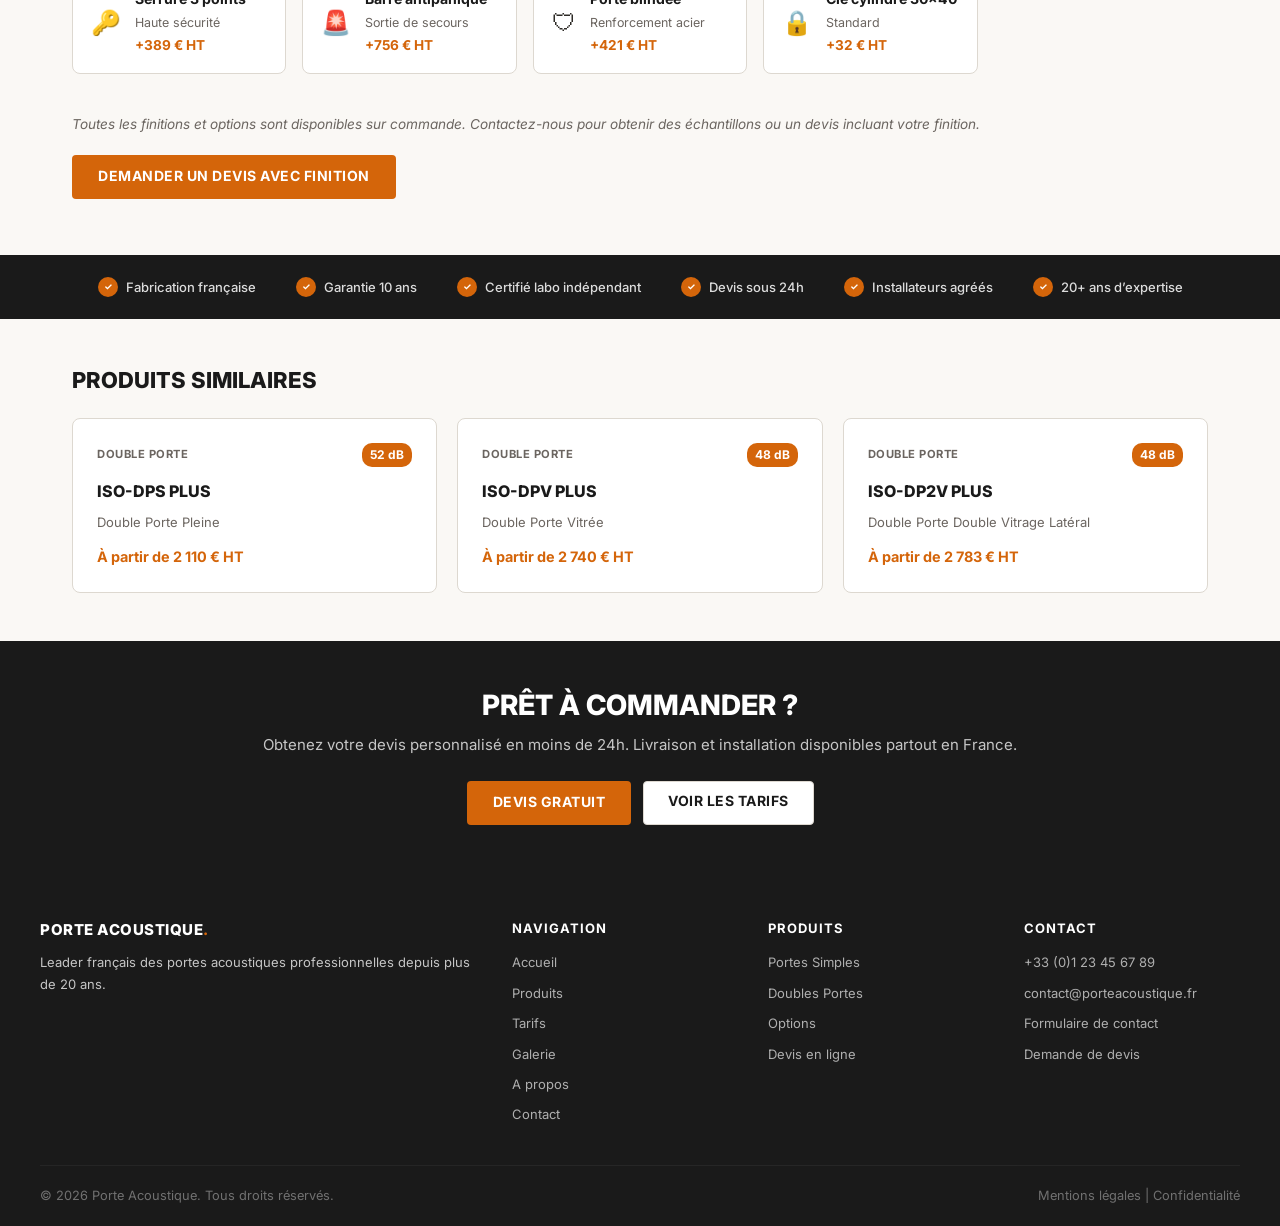
<file: produit-iso-dpo-plus.html>
<!DOCTYPE html>
<html lang="fr">
<head>
    <meta charset="UTF-8">
    <meta name="viewport" content="width=device-width, initial-scale=1.0">
    <title>ISO-DPO Plus &mdash; Double Porte avec Hublots 48 dB | Porte Acoustique</title>
    <meta name="description" content="ISO-DPO Plus : double porte acoustique avec hublots ronds feuillet&eacute;s, 48 dB Rw, &agrave; partir de 2&nbsp;765&nbsp;&euro; HT. Visibilit&eacute; et isolation acoustique, fabrication fran&ccedil;aise.">
    <meta name="theme-color" content="#d4650a">
    <link rel="preconnect" href="https://fonts.googleapis.com">
    <link rel="preconnect" href="https://fonts.gstatic.com" crossorigin>
    <link href="https://fonts.googleapis.com/css2?family=Inter:wght@400;500;600;700;800&display=swap" rel="stylesheet">
    <link rel="stylesheet" href="css/style.css">
</head>
<body>

<nav class="navbar">
    <div class="nav-inner">
        <a href="index.html" class="logo">PORTE ACOUSTIQUE<span class="logo-dot">.</span></a>
        <ul class="nav-links" id="navLinks">
            <li><a href="index.html">Accueil</a></li>
            <li><a href="produits.html" class="active">Produits</a></li>
            <li><a href="tarifs.html">Tarifs</a></li>
            <li><a href="galerie.html">Galerie</a></li>
            <li><a href="a-propos.html">A propos</a></li>
            <li><a href="contact.html">Contact</a></li>
            <li class="nav-mobile-devis"><a href="devis.html">Devis gratuit &rarr;</a></li>
        </ul>
        <a href="devis.html" class="btn btn-nav-devis">Demander un Devis</a>
        <button class="mobile-toggle" id="mobileToggle" aria-label="Menu" aria-expanded="false" aria-controls="navLinks">
            <span></span><span></span><span></span>
        </button>
    </div>
</nav>

<div class="pdp-breadcrumb-bar">
    <div class="container">
        <a href="index.html">Accueil</a>
        <span class="sep">/</span>
        <a href="produits.html">Produits</a>
        <span class="sep">/</span>
        <span>ISO-DPO Plus</span>
    </div>
</div>

<section class="pdp-section">
    <div class="container">
        <div class="pdp-layout">

            <aside class="pdp-visual">
                <div class="pdp-visual-wrap">
                    <span class="pdp-fab-badge">Fabrication fran&ccedil;aise</span>
                    <span class="pdp-cert-badge">Certifi&eacute; Rw</span>
                    <div style="background:#f4f1ec;border-radius:6px;padding:2rem 1rem;text-align:center;">
                        <svg width="200" height="220" viewBox="0 0 55 60" style="display:block;margin:auto;">
                            <rect x="1" y="1" width="25" height="58" rx="1" fill="#d4700a" stroke="#a35508" stroke-width="1"/>
                            <circle cx="13.5" cy="20" r="7" fill="#a8d4e8" stroke="#6aaabf" stroke-width="0.75" opacity="0.85"/>
                            <rect x="29" y="1" width="25" height="58" rx="1" fill="#d4700a" stroke="#a35508" stroke-width="1"/>
                            <circle cx="41.5" cy="20" r="7" fill="#a8d4e8" stroke="#6aaabf" stroke-width="0.75" opacity="0.85"/>
                            <circle cx="22" cy="42" r="2" fill="#8b4508"/>
                            <circle cx="33" cy="42" r="2" fill="#8b4508"/>
                        </svg>
                    </div>
                    <p class="pdp-schema-label">Sch&eacute;ma technique &mdash; Double porte avec hublot acoustique feuillet&eacute; par vantail</p>
                </div>
                <div class="pdp-quick-stats">
                    <div class="pdp-stat"><div class="pdp-stat-val highlight">48 dB</div><div class="pdp-stat-lbl">Isolation Rw</div></div>
                    <div class="pdp-stat"><div class="pdp-stat-val">2 040</div><div class="pdp-stat-lbl">Hauteur (mm)</div></div>
                    <div class="pdp-stat"><div class="pdp-stat-val">2 765 &euro;</div><div class="pdp-stat-lbl">&Agrave; partir de HT</div></div>
                    <div class="pdp-stat"><div class="pdp-stat-val">68 mm</div><div class="pdp-stat-lbl">&Eacute;paisseur</div></div>
                </div>
                <div class="pdp-visual-cta">
                    <a href="devis.html?modele=ISO-DPO-Plus" class="btn btn-orange btn-full btn-lg">Demander un devis gratuit</a>
                    <a href="tarifs.html#doubles-portes" class="btn btn-outline btn-full">Voir les tarifs complets</a>
                </div>
            </aside>

            <div class="pdp-info">
                <div class="pdp-badges">
                    <span class="badge-cat">Double Porte</span>
                    <span class="badge-db">48 dB Rw</span>
                </div>
                <h1>ISO-DPO Plus &mdash; Double Porte avec Hublots</h1>
                <p class="pdp-subtitle">Double porte acoustique avec hublot rond en verre acoustique feuillet&eacute; sur chaque vantail. Id&eacute;ale pour les espaces n&eacute;cessitant visibilit&eacute; et confidentialit&eacute; sonore. Les hublots circulaires int&eacute;gr&eacute;s permettent la surveillance visuelle permanente tout en pr&eacute;servant les 48 dB Rw d&rsquo;isolation phonique certifi&eacute;s.</p>

                <div class="db-perf-wrap">
                    <div class="db-perf-label-row">
                        <span class="db-perf-title">Indice d&rsquo;isolation acoustique</span>
                        <span class="db-perf-value">48 <span>dB Rw</span></span>
                    </div>
                    <div class="db-bar-track">
                        <div class="db-bar-fill" style="width:92%"></div>
                    </div>
                    <div class="db-scale"><span>0 dB</span><span>26 dB</span><span>52 dB (max)</span></div>
                </div>

                <div class="pdp-price-block">
                    <div class="pdp-price-from">&Agrave; partir de</div>
                    <div class="pdp-price-val">2 765 &euro; <span>HT</span></div>
                    <div class="pdp-price-note">Devis personnalis&eacute; gratuit &middot; R&eacute;ponse sous 24h</div>
                </div>

                <ul class="pdp-highlights">
                    <li class="pdp-highlight">Hublot acoustique feuillet&eacute; par vantail pour 48 dB certifi&eacute;s</li>
                    <li class="pdp-highlight">Joints p&eacute;rim&eacute;triques compressibles 3 voies et joint central</li>
                    <li class="pdp-highlight">Seuil automatique escamotable inclus dans le prix</li>
                    <li class="pdp-highlight">Garantie 10 ans &middot; Fabrication fran&ccedil;aise</li>
                </ul>

                <div class="pdp-cta-block">
                    <a href="devis.html?modele=ISO-DPO-Plus" class="btn btn-orange btn-lg">Devis gratuit en 24h</a>
                    <a href="tel:+33123456789" class="btn btn-outline btn-lg">&#9742; Nous appeler</a>
                </div>

                <div class="pdp-contact-line">
                    <span>Un expert vous r&eacute;pond :</span>
                    <a href="tel:+33123456789">+33 (0)1 23 45 67 89</a>
                    <span>&middot;</span>
                    <a href="mailto:contact@porteacoustique.fr">contact@porteacoustique.fr</a>
                </div>
            </div>

        </div>
    </div>
</section>

<section class="pdp-args-section">
    <div class="container">
        <div class="pdp-args-grid">
            <div class="pdp-arg-item">
                <div class="pdp-arg-icon">&#128065;&#65039;</div>
                <div class="pdp-arg-text">
                    <h4>Surveillance visuelle permanente</h4>
                    <p>Les hublots circulaires sur chaque vantail permettent la surveillance de l&rsquo;espace de chaque c&ocirc;t&eacute; de la porte, id&eacute;al pour les espaces de circulation fr&eacute;quent&eacute;s.</p>
                </div>
            </div>
            <div class="pdp-arg-item">
                <div class="pdp-arg-icon">&#127939;</div>
                <div class="pdp-arg-text">
                    <h4>Studios et sc&egrave;nes</h4>
                    <p>La combinaison visibilit&eacute;/isolation 48 dB est parfaite pour les studios de r&eacute;p&eacute;tition et salles de spectacle o&ugrave; la communication visuelle avec la sc&egrave;ne est indispensable.</p>
                </div>
            </div>
            <div class="pdp-arg-item">
                <div class="pdp-arg-icon">&#127973;</div>
                <div class="pdp-arg-text">
                    <h4>Usage m&eacute;dical et s&eacute;curit&eacute;</h4>
                    <p>Contr&ocirc;le visuel maintenu pour les &eacute;tablissements de sant&eacute; et espaces de s&eacute;curit&eacute;. Les hublots permettent d&rsquo;identifier les personnes sans ouvrir la porte.</p>
                </div>
            </div>
        </div>
    </div>
</section>

<!-- Schéma technique -->
<section class="pdp-schema-section">
    <div class="pdp-schema-inner">
        <div class="pdp-schema-drawing">
            <svg viewBox="0 0 480 380" xmlns="http://www.w3.org/2000/svg" style="width:400px;max-width:100%;font-family:Inter,Arial,sans-serif;" aria-label="Schéma technique ISO-DPO Plus">
                <rect width="480" height="380" fill="#fafaf8" rx="4"/>
                <!-- Dormant -->
                <rect x="55" y="40" width="370" height="272" rx="2" fill="#ddd6cc" stroke="#9a9288" stroke-width="1.5"/>
                <!-- Vantail gauche -->
                <rect x="64" y="48" width="170" height="257" rx="1" fill="#faf8f4" stroke="#c8c0b0" stroke-width="1.2"/>
                <rect x="69" y="53" width="160" height="247" fill="none" stroke="#ddd8d0" stroke-width="4"/>
                <!-- Vantail droit -->
                <rect x="246" y="48" width="170" height="257" rx="1" fill="#faf8f4" stroke="#c8c0b0" stroke-width="1.2"/>
                <rect x="251" y="53" width="160" height="247" fill="none" stroke="#ddd8d0" stroke-width="4"/>
                <!-- Hublot gauche -->
                <circle cx="149" cy="112" r="40" fill="#f0ece4" stroke="#cec8be" stroke-width="1.2"/>
                <circle cx="149" cy="112" r="34" fill="#d4ecf8" stroke="#90bcd8" stroke-width="1.2"/>
                <circle cx="149" cy="112" r="28" fill="#c8e8f6" stroke="#78aed0" stroke-width="0.7"/>
                <line x1="138" y1="101" x2="138" y2="124" stroke="rgba(255,255,255,0.5)" stroke-width="2"/>
                <!-- Panneau bas gauche -->
                <rect x="78" y="165" width="142" height="118" rx="1" fill="#f5f2ec" stroke="#cec8be" stroke-width="1"/>
                <rect x="82" y="169" width="134" height="110" fill="none" stroke="#e5e0d8" stroke-width="0.7"/>
                <!-- Hublot droit -->
                <circle cx="331" cy="112" r="40" fill="#f0ece4" stroke="#cec8be" stroke-width="1.2"/>
                <circle cx="331" cy="112" r="34" fill="#d4ecf8" stroke="#90bcd8" stroke-width="1.2"/>
                <circle cx="331" cy="112" r="28" fill="#c8e8f6" stroke="#78aed0" stroke-width="0.7"/>
                <line x1="320" y1="101" x2="320" y2="124" stroke="rgba(255,255,255,0.5)" stroke-width="2"/>
                <!-- Panneau bas droit -->
                <rect x="260" y="165" width="142" height="118" rx="1" fill="#f5f2ec" stroke="#cec8be" stroke-width="1"/>
                <rect x="264" y="169" width="134" height="110" fill="none" stroke="#e5e0d8" stroke-width="0.7"/>
                <!-- Paumelles gauches -->
                <rect x="59" y="74" width="9" height="20" rx="1.5" fill="#b8b0a4"/><rect x="61" y="76" width="5" height="16" rx="1" fill="#ccc4b8"/>
                <rect x="59" y="186" width="9" height="20" rx="1.5" fill="#b8b0a4"/><rect x="61" y="188" width="5" height="16" rx="1" fill="#ccc4b8"/>
                <rect x="59" y="267" width="9" height="20" rx="1.5" fill="#b8b0a4"/><rect x="61" y="269" width="5" height="16" rx="1" fill="#ccc4b8"/>
                <!-- Paumelles droites -->
                <rect x="412" y="74" width="9" height="20" rx="1.5" fill="#b8b0a4"/><rect x="414" y="76" width="5" height="16" rx="1" fill="#ccc4b8"/>
                <rect x="412" y="186" width="9" height="20" rx="1.5" fill="#b8b0a4"/><rect x="414" y="188" width="5" height="16" rx="1" fill="#ccc4b8"/>
                <rect x="412" y="267" width="9" height="20" rx="1.5" fill="#b8b0a4"/><rect x="414" y="269" width="5" height="16" rx="1" fill="#ccc4b8"/>
                <!-- Poignées centre -->
                <rect x="228" y="162" width="9" height="32" rx="2" fill="#c0b8b0"/>
                <path d="M227 172 Q213 172 211 175 Q209 178 211 181 Q213 184 227 182 Z" fill="#ccc4bc"/>
                <rect x="243" y="162" width="9" height="32" rx="2" fill="#c0b8b0"/>
                <path d="M252 172 Q266 172 268 175 Q270 178 268 181 Q266 184 252 182 Z" fill="#ccc4bc"/>
                <!-- Seuil -->
                <rect x="64" y="301" width="352" height="3" rx="1" fill="#d4650a" opacity="0.9"/>
                <line x1="240" y1="304" x2="240" y2="324" stroke="#d4650a" stroke-width="0.7" stroke-dasharray="2,2"/>
                <text x="240" y="334" text-anchor="middle" font-size="7.5" fill="#d4650a" font-weight="600">Seuil auto. escamotable</text>
                <!-- COTE LARGEUR -->
                <line x1="55" y1="18" x2="425" y2="18" stroke="#d4650a" stroke-width="1.2"/>
                <polygon points="55,18 63,14 63,22" fill="#d4650a"/>
                <polygon points="425,18 417,14 417,22" fill="#d4650a"/>
                <line x1="55" y1="18" x2="55" y2="39" stroke="#d4650a" stroke-width="0.8" stroke-dasharray="3,2"/>
                <line x1="425" y1="18" x2="425" y2="39" stroke="#d4650a" stroke-width="0.8" stroke-dasharray="3,2"/>
                <text x="240" y="11" text-anchor="middle" font-size="10" fill="#d4650a" font-weight="700">1 230 &#x2013; 1 930 mm</text>
                <!-- COTE HAUTEUR -->
                <line x1="22" y1="40" x2="22" y2="312" stroke="#d4650a" stroke-width="1.2"/>
                <polygon points="22,40 18,48 26,48" fill="#d4650a"/>
                <polygon points="22,312 18,304 26,304" fill="#d4650a"/>
                <line x1="22" y1="40" x2="54" y2="40" stroke="#d4650a" stroke-width="0.8" stroke-dasharray="3,2"/>
                <line x1="22" y1="312" x2="54" y2="312" stroke="#d4650a" stroke-width="0.8" stroke-dasharray="3,2"/>
                <text x="9" y="176" text-anchor="middle" font-size="10" fill="#d4650a" font-weight="700" transform="rotate(-90,9,176)">2 040 mm</text>
                <!-- VUE EN COUPE -->
                <text x="448" y="146" text-anchor="middle" font-size="7" fill="#9a9490" font-style="italic">Coupe &#x22A5;</text>
                <rect x="438" y="153" width="20" height="68" rx="1" fill="#ede8de" stroke="#b0a898" stroke-width="1"/>
                <rect x="443" y="153" width="5" height="68" fill="#c4dff0" stroke="#90bcd8" stroke-width="0.5"/>
                <text x="240" y="372" text-anchor="middle" font-size="7.5" fill="#9a9490">Sch&#xe9;ma indicatif &#x2014; dimensions en mm &#x2014; vue de face</text>
            </svg>
        </div>
        <div class="pdp-schema-info">
            <h2 class="pdp-schema-info-title">Sch&eacute;ma &amp; Dimensions</h2>
            <ul class="pdp-schema-dims">
                <li><span class="dim-dot"></span><span class="dim-label">Largeur totale</span><span class="dim-value">1 230 / 1 430 / 1 730 / 1 930 mm</span></li>
                <li><span class="dim-dot"></span><span class="dim-label">Largeur / vantail</span><span class="dim-value">615 &#x2013; 965 mm</span></li>
                <li><span class="dim-dot"></span><span class="dim-label">Hauteur</span><span class="dim-value">2 040 mm</span></li>
                <li><span class="dim-dot"></span><span class="dim-label">&Eacute;paisseur vantail</span><span class="dim-value">68 mm</span></li>
                <li><span class="dim-dot"></span><span class="dim-label">Hublots (diam&egrave;tre)</span><span class="dim-value">&#x2248; 300 mm &#xd7; 2</span></li>
            </ul>
            <p class="pdp-schema-note">Chaque vantail est &eacute;quip&eacute; d&rsquo;un hublot circulaire en partie haute. La partie basse de chaque vantail est pleine pour un confort visuel et acoustique optimal.</p>
        </div>
    </div>
</section>

<section class="section">
    <div class="container">
        <div class="tabs-nav">
            <button class="tab-btn active" data-tab="tab-carac">Caract&eacute;ristiques</button>
            <button class="tab-btn" data-tab="tab-tarifs">Tarifs</button>
            <button class="tab-btn" data-tab="tab-install">Installation</button>
            <button class="tab-btn" data-tab="tab-faq">FAQ</button>
        </div>

        <div class="tab-panel active" id="tab-carac">
            <table class="specs-table">
                <tbody>
                    <tr class="specs-section-head"><td colspan="2">Composition</td></tr>
                    <tr><td>R&eacute;f&eacute;rence</td><td>ISO-DPO-48</td></tr>
                    <tr><td>&Acirc;me</td><td>Bois massif multicouche haute densit&eacute; (2 vantaux)</td></tr>
                    <tr><td>Hublots</td><td>1 hublot rond acoustique feuillet&eacute; par vantail</td></tr>
                    <tr><td>Huisserie</td><td>Acier ou bois massif au choix</td></tr>
                    <tr><td>Seuil</td><td>Automatique escamotable inclus</td></tr>
                    <tr><td>Joints</td><td>P&eacute;rim&eacute;triques compressibles 3 voies + joint central</td></tr>
                    <tr class="specs-section-head"><td colspan="2">Dimensions standards</td></tr>
                    <tr><td>Hauteur (H)</td><td>2 040 mm</td></tr>
                    <tr><td>Largeurs disponibles</td><td>1 230 / 1 430 / 1 730 / 1 930 mm</td></tr>
                    <tr><td>&Eacute;paisseur vantail</td><td>68 mm (par vantail)</td></tr>
                    <tr><td>Sur mesure</td><td>Disponible sur devis</td></tr>
                    <tr class="specs-section-head"><td colspan="2">Performance acoustique</td></tr>
                    <tr><td>Rw (isolation)</td><td>48 dB</td></tr>
                    <tr><td>Spectre C</td><td>&minus;2 dB</td></tr>
                    <tr><td>Spectre Ctr</td><td>&minus;4 dB</td></tr>
                    <tr class="specs-section-head"><td colspan="2">Manutention</td></tr>
                    <tr><td>Poids</td><td>150 &agrave; 220 kg selon largeur</td></tr>
                    <tr><td>Sens d&rsquo;ouverture</td><td>Sym&eacute;trique ou asym&eacute;trique au choix</td></tr>
                </tbody>
            </table>
            <div class="warning-box">
                <strong>Note technique</strong>
                Les performances acoustiques sont mesur&eacute;es en conditions de laboratoire selon la norme EN ISO 10140. Les valeurs in situ peuvent varier de &plusmn;2 dB selon la qualit&eacute; de l&rsquo;installation et la structure des parois adjacentes.
            </div>
        </div>

        <div class="tab-panel" id="tab-tarifs">
            <table class="specs-table">
                <thead>
                    <tr><th>Dimension</th><th>Tarif HT</th></tr>
                </thead>
                <tbody>
                    <tr><td>1 230 &times; 2 040 mm</td><td>2 765 &euro;</td></tr>
                    <tr><td>1 430 &times; 2 040 mm</td><td>3 009 &euro;</td></tr>
                    <tr><td>1 730 &times; 2 040 mm</td><td>3 215 &euro;</td></tr>
                    <tr><td>1 930 &times; 2 040 mm</td><td>3 428 &euro;</td></tr>
                </tbody>
            </table>
            <table class="specs-table" style="margin-top:1rem;">
                <thead><tr><th colspan="2">Options tarifaires</th></tr></thead>
                <tbody>
                    <tr><td>Finition cuir (2 vantaux)</td><td>683 &euro;</td></tr>
                    <tr><td>Finition tissu (2 vantaux)</td><td>548 &euro;</td></tr>
                    <tr><td>Peinture &eacute;poxy RAL (2 vantaux)</td><td>727 &euro;</td></tr>
                    <tr><td>Serrure 3 points</td><td>389 &euro;</td></tr>
                    <tr><td>Barre antipanique</td><td>756 &euro;</td></tr>
                    <tr><td>Porte blind&eacute;e</td><td>421 &euro;</td></tr>
                    <tr><td>Tige carr&eacute;</td><td>13 &euro;</td></tr>
                    <tr><td>Cl&eacute; cylindre 30x40</td><td>32 &euro;</td></tr>
                </tbody>
            </table>
            <div class="info-box" style="margin-top:1.5rem;">
                <strong>Dimension hors standard ?</strong>
                Toutes largeurs sur mesure disponibles. Contactez-nous pour un devis adapt&eacute; &agrave; votre ouverture sp&eacute;cifique.
            </div>
            <div style="margin-top:1.5rem;display:flex;gap:1rem;flex-wrap:wrap;">
                <a href="devis.html?modele=ISO-DPO-Plus" class="btn btn-orange">Demander un devis</a>
                <a href="tarifs.html#doubles-portes" class="btn btn-outline">Voir tous les tarifs</a>
            </div>
        </div>

        <div class="tab-panel" id="tab-install">
            <div class="install-steps">
                <div class="install-step">
                    <div class="install-step-num">1</div>
                    <div class="install-step-content">
                        <strong>Pr&eacute;paration de l&rsquo;ouverture</strong>
                        <p>V&eacute;rification des cotes brutes : hauteur +10 mm, largeur +15 mm minimum. L&rsquo;ouverture doit &ecirc;tre d&rsquo;aplomb et de niveau. Pr&eacute;voir une manutention adapt&eacute;e (150&ndash;220 kg).</p>
                    </div>
                </div>
                <div class="install-step">
                    <div class="install-step-num">2</div>
                    <div class="install-step-content">
                        <strong>Mise en place de l&rsquo;huisserie</strong>
                        <p>Calage, v&eacute;rification de l&rsquo;&eacute;querrage et scellement selon le support. Bourrage int&eacute;gral des jours avec mousse acoustique haute densit&eacute;.</p>
                    </div>
                </div>
                <div class="install-step">
                    <div class="install-step-num">3</div>
                    <div class="install-step-content">
                        <strong>Accrochage des deux vantaux</strong>
                        <p>Pose successive des deux vantaux sur leurs paumelles. R&eacute;glage tridimensionnel ind&eacute;pendant de chaque vantail et v&eacute;rification de l&rsquo;affleurage central.</p>
                    </div>
                </div>
                <div class="install-step">
                    <div class="install-step-num">4</div>
                    <div class="install-step-content">
                        <strong>R&eacute;glage &amp; contr&ocirc;le acoustique</strong>
                        <p>R&eacute;glage du seuil automatique et v&eacute;rification de la compression de tous les joints p&eacute;rim&eacute;triques et joint central entre les deux vantaux.</p>
                    </div>
                </div>
            </div>
            <div class="warning-box">
                <strong>Installation professionnelle obligatoire</strong>
                La complexit&eacute; et le poids d&rsquo;une double porte n&eacute;cessitent imp&eacute;rativement l&rsquo;intervention d&rsquo;un menuisier qualifi&eacute;. Contactez-nous pour nos installateurs partenaires agr&eacute;&eacute;s.
            </div>
        </div>

        <div class="tab-panel" id="tab-faq">
            <div class="faq-list">
                <div class="faq-item">
                    <button class="faq-q">Quelle est la taille des hublots ? <span class="faq-chevron">&#9660;</span></button>
                    <div class="faq-a">Le diam&egrave;tre standard des hublots est de 300 mm. D&rsquo;autres diam&egrave;tres sont r&eacute;alisables sur devis. Les hublots sont positionn&eacute;s &agrave; hauteur de regard (environ 1 500 mm depuis le sol) pour une surveillance optimale.</div>
                </div>
                <div class="faq-item">
                    <button class="faq-q">Les hublots r&eacute;duisent-ils l&rsquo;isolation acoustique ? <span class="faq-chevron">&#9660;</span></button>
                    <div class="faq-a">L&eacute;g&egrave;rement : l&rsquo;ISO-DPO Plus atteint 48 dB Rw contre 52 dB pour l&rsquo;ISO-DPS Plus plein. Le verre acoustique feuillet&eacute; des hublots est sp&eacute;cialement con&ccedil;u pour minimiser la perte d&rsquo;isolation. La diff&eacute;rence est imperceptible dans la quasi-totalit&eacute; des applications.</div>
                </div>
                <div class="faq-item">
                    <button class="faq-q">Peut-on avoir plus d&rsquo;un hublot par vantail ? <span class="faq-chevron">&#9660;</span></button>
                    <div class="faq-a">Oui, des configurations &agrave; 2 hublots par vantail sont r&eacute;alisables sur devis. La position et le diam&egrave;tre peuvent &eacute;galement &ecirc;tre personnalis&eacute;s selon vos contraintes architecturales.</div>
                </div>
                <div class="faq-item">
                    <button class="faq-q">L&rsquo;installation est-elle sp&eacute;cifique aux portes &agrave; hublots ? <span class="faq-chevron">&#9660;</span></button>
                    <div class="faq-a">Non, la proc&eacute;dure d&rsquo;installation est identique &agrave; une double porte standard. Les hublots sont int&eacute;gr&eacute;s en usine dans chaque vantail. Elle n&eacute;cessite imp&eacute;rativement un menuisier qualifi&eacute;.</div>
                </div>
            </div>
        </div>

    </div>
</section>

<section class="finitions-section">
    <div class="container">
        <h2 class="finitions-title">Finitions &amp; Options</h2>

        <div class="finitions-group">
            <h3>Finitions peintes</h3>
            <p class="finitions-desc">Peinture &eacute;poxy 2 couches, disponible dans toutes les teintes RAL (2 faces). <strong>+727 &euro; HT</strong></p>
            <div class="swatch-grid">
                <div class="swatch"><div class="swatch-color" style="background:#f4f3ef;"></div><span>Blanc RAL&nbsp;9010</span></div>
                <div class="swatch"><div class="swatch-color" style="background:#c0392b;"></div><span>Rouge RAL&nbsp;3000</span></div>
                <div class="swatch"><div class="swatch-color" style="background:#2475ae;"></div><span>Bleu RAL&nbsp;5015</span></div>
                <div class="swatch"><div class="swatch-color" style="background:#c8c8c6;border-color:#bbb;"></div><span>Gris RAL&nbsp;7035</span></div>
                <div class="swatch"><div class="swatch-color" style="background:#373f43;"></div><span>Anthracite RAL&nbsp;7016</span></div>
                <div class="swatch"><div class="swatch-color" style="background:#1c1c1c;"></div><span>Noir RAL&nbsp;9005</span></div>
                <div class="swatch"><div class="swatch-color" style="background:linear-gradient(135deg,#e8ddd0,#c8b89a,#a89070);"></div><span>RAL sur mesure</span></div>
            </div>
        </div>

        <hr class="finitions-divider">

        <div class="finitions-group">
            <h3>Finitions d&eacute;cors</h3>
            <p class="finitions-desc">Rev&ecirc;tements cuir 2 faces (<strong>+683 &euro; HT</strong>) ou tissu 2 faces (<strong>+548 &euro; HT</strong>).</p>
            <div class="swatch-grid">
                <div class="swatch"><div class="swatch-color" style="background:linear-gradient(150deg,#d4a96a,#c49050,#b87d40);"></div><span>Ch&ecirc;ne naturel</span></div>
                <div class="swatch"><div class="swatch-color" style="background:linear-gradient(150deg,#c8902a,#b07020,#a06010);"></div><span>Ch&ecirc;ne dor&eacute;</span></div>
                <div class="swatch"><div class="swatch-color" style="background:linear-gradient(150deg,#7a5230,#6a4020,#5a3010);"></div><span>Noyer</span></div>
                <div class="swatch"><div class="swatch-color" style="background:linear-gradient(150deg,#2e1f10,#251808,#1c1206);"></div><span>Weng&eacute;</span></div>
                <div class="swatch"><div class="swatch-color" style="background:linear-gradient(150deg,#8a7060,#7a6050,#6a5040);"></div><span>Cuir gris</span></div>
                <div class="swatch"><div class="swatch-color" style="background:linear-gradient(150deg,#5a3020,#4a2010,#3a1008);"></div><span>Cuir marron</span></div>
                <div class="swatch"><div class="swatch-color" style="background:linear-gradient(150deg,#1a1a1a,#2a2a2a,#121212);"></div><span>Cuir noir</span></div>
            </div>
        </div>

        <hr class="finitions-divider">

        <div class="finitions-group">
            <h3>Options serrurerie</h3>
            <div class="options-grid">
                <div class="option-card">
                    <div class="option-icon">&#128273;</div>
                    <div class="option-info">
                        <strong>Serrure 3 points</strong>
                        <span>Haute s&eacute;curit&eacute;</span>
                        <span class="option-price">+389 &euro; HT</span>
                    </div>
                </div>
                <div class="option-card">
                    <div class="option-icon">&#128680;</div>
                    <div class="option-info">
                        <strong>Barre antipanique</strong>
                        <span>Sortie de secours</span>
                        <span class="option-price">+756 &euro; HT</span>
                    </div>
                </div>
                <div class="option-card">
                    <div class="option-icon">&#128737;</div>
                    <div class="option-info">
                        <strong>Porte blind&eacute;e</strong>
                        <span>Renforcement acier</span>
                        <span class="option-price">+421 &euro; HT</span>
                    </div>
                </div>
                <div class="option-card">
                    <div class="option-icon">&#128274;</div>
                    <div class="option-info">
                        <strong>Cl&eacute; cylindre 30&times;40</strong>
                        <span>Standard</span>
                        <span class="option-price">+32 &euro; HT</span>
                    </div>
                </div>
            </div>
        </div>

        <p class="finitions-note">Toutes les finitions et options sont disponibles sur commande. Contactez-nous pour obtenir des &eacute;chantillons ou un devis incluant votre finition.</p>
        <div style="margin-top:1.25rem;">
            <a href="devis.html?modele=ISO-DPO-Plus" class="btn btn-orange">Demander un devis avec finition</a>
        </div>
    </div>
</section>

<div class="trust-strip-v2">
    <div class="trust-strip-v2-inner">
        <div class="trust-item-v2"><span class="trust-icon-v2">&#10003;</span> Fabrication fran&ccedil;aise</div>
        <div class="trust-item-v2"><span class="trust-icon-v2">&#10003;</span> Garantie 10 ans</div>
        <div class="trust-item-v2"><span class="trust-icon-v2">&#10003;</span> Certifi&eacute; labo ind&eacute;pendant</div>
        <div class="trust-item-v2"><span class="trust-icon-v2">&#10003;</span> Devis sous 24h</div>
        <div class="trust-item-v2"><span class="trust-icon-v2">&#10003;</span> Installateurs agr&eacute;&eacute;s</div>
        <div class="trust-item-v2"><span class="trust-icon-v2">&#10003;</span> 20+ ans d&rsquo;expertise</div>
    </div>
</div>

<section class="related-section">
    <div class="container">
        <h2 class="related-title">Produits similaires</h2>
        <div class="related-grid">
            <a href="produit-iso-dps-plus.html" class="related-card">
                <div class="related-card-header">
                    <span class="related-card-cat">Double Porte</span>
                    <span class="related-card-db">52 dB</span>
                </div>
                <div class="related-card-name">ISO-DPS Plus</div>
                <div class="related-card-desc">Double Porte Pleine</div>
                <div class="related-card-price">&Agrave; partir de 2 110 &euro; HT</div>
            </a>
            <a href="produit-iso-dpv-plus.html" class="related-card">
                <div class="related-card-header">
                    <span class="related-card-cat">Double Porte</span>
                    <span class="related-card-db">48 dB</span>
                </div>
                <div class="related-card-name">ISO-DPV Plus</div>
                <div class="related-card-desc">Double Porte Vitr&eacute;e</div>
                <div class="related-card-price">&Agrave; partir de 2 740 &euro; HT</div>
            </a>
            <a href="produit-iso-dp2v-plus.html" class="related-card">
                <div class="related-card-header">
                    <span class="related-card-cat">Double Porte</span>
                    <span class="related-card-db">48 dB</span>
                </div>
                <div class="related-card-name">ISO-DP2V Plus</div>
                <div class="related-card-desc">Double Porte Double Vitrage Lat&eacute;ral</div>
                <div class="related-card-price">&Agrave; partir de 2 783 &euro; HT</div>
            </a>
        </div>
    </div>
</section>

<section class="cta-banner">
    <div class="container">
        <h2>Pr&ecirc;t &agrave; commander ?</h2>
        <p>Obtenez votre devis personnalis&eacute; en moins de 24h. Livraison et installation disponibles partout en France.</p>
        <div class="btn-group">
            <a href="devis.html?modele=ISO-DPO-Plus" class="btn btn-accent">Devis Gratuit</a>
            <a href="tarifs.html#doubles-portes" class="btn btn-secondary">Voir les Tarifs</a>
        </div>
    </div>
</section>

<footer>
    <div class="footer-grid">
        <div class="footer-brand">
            <h3>PORTE ACOUSTIQUE<span style="color:var(--orange)">.</span></h3>
            <p>Leader fran&ccedil;ais des portes acoustiques professionnelles depuis plus de 20 ans.</p>
        </div>
        <div><h4>Navigation</h4><ul>
            <li><a href="index.html">Accueil</a></li>
            <li><a href="produits.html">Produits</a></li>
            <li><a href="tarifs.html">Tarifs</a></li>
            <li><a href="galerie.html">Galerie</a></li>
            <li><a href="a-propos.html">A propos</a></li>
            <li><a href="contact.html">Contact</a></li>
            <li class="nav-mobile-devis"><a href="devis.html">Devis gratuit &rarr;</a></li>
        </ul></div>
        <div><h4>Produits</h4><ul>
            <li><a href="tarifs.html#portes-simples">Portes Simples</a></li>
            <li><a href="tarifs.html#doubles-portes">Doubles Portes</a></li>
            <li><a href="tarifs.html#options">Options</a></li>
            <li><a href="devis.html">Devis en ligne</a></li>
        </ul></div>
        <div><h4>Contact</h4><ul>
            <li><a href="tel:+33123456789">+33 (0)1 23 45 67 89</a></li>
            <li><a href="mailto:contact@porteacoustique.fr">contact@porteacoustique.fr</a></li>
            <li><a href="contact.html">Formulaire de contact</a></li>
            <li><a href="devis.html">Demande de devis</a></li>
        </ul></div>
    </div>
    <div class="footer-bottom">
        <p>&copy; 2026 Porte Acoustique. Tous droits r&eacute;serv&eacute;s.</p>
        <p><a href="#">Mentions l&eacute;gales</a> | <a href="#">Confidentialit&eacute;</a></p>
    </div>
</footer>

<div class="sticky-devis-mobile" id="stickyDevis">
    <a href="devis.html?modele=ISO-DPO-Plus">Devis gratuit &mdash; ISO-DPO Plus</a>
</div>

<script src="js/main.js"></script>
<script>
document.querySelectorAll('.faq-q').forEach(function(btn){
    btn.addEventListener('click', function(){
        var item = this.closest('.faq-item');
        var wasOpen = item.classList.contains('open');
        document.querySelectorAll('.faq-item').forEach(function(i){ i.classList.remove('open'); });
        if(!wasOpen) item.classList.add('open');
    });
});
</script>
</body>
</html>
</file>
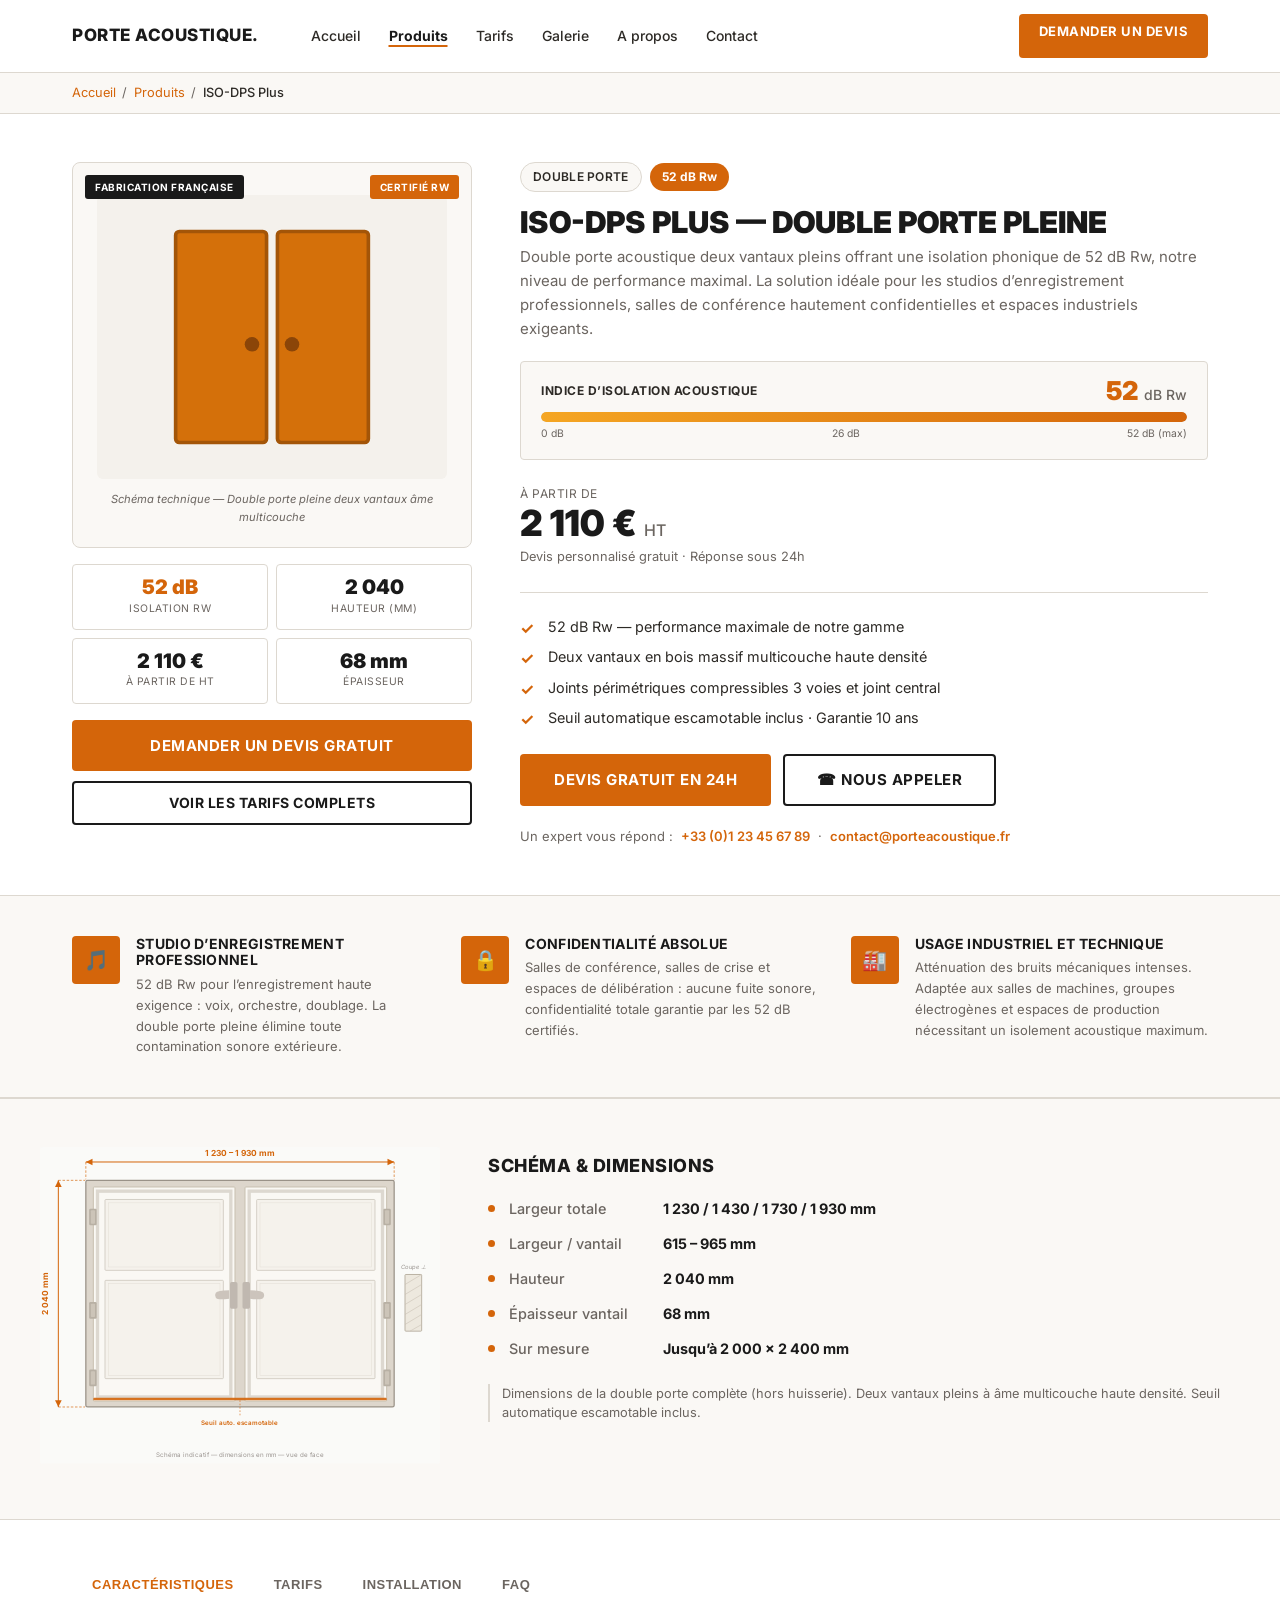
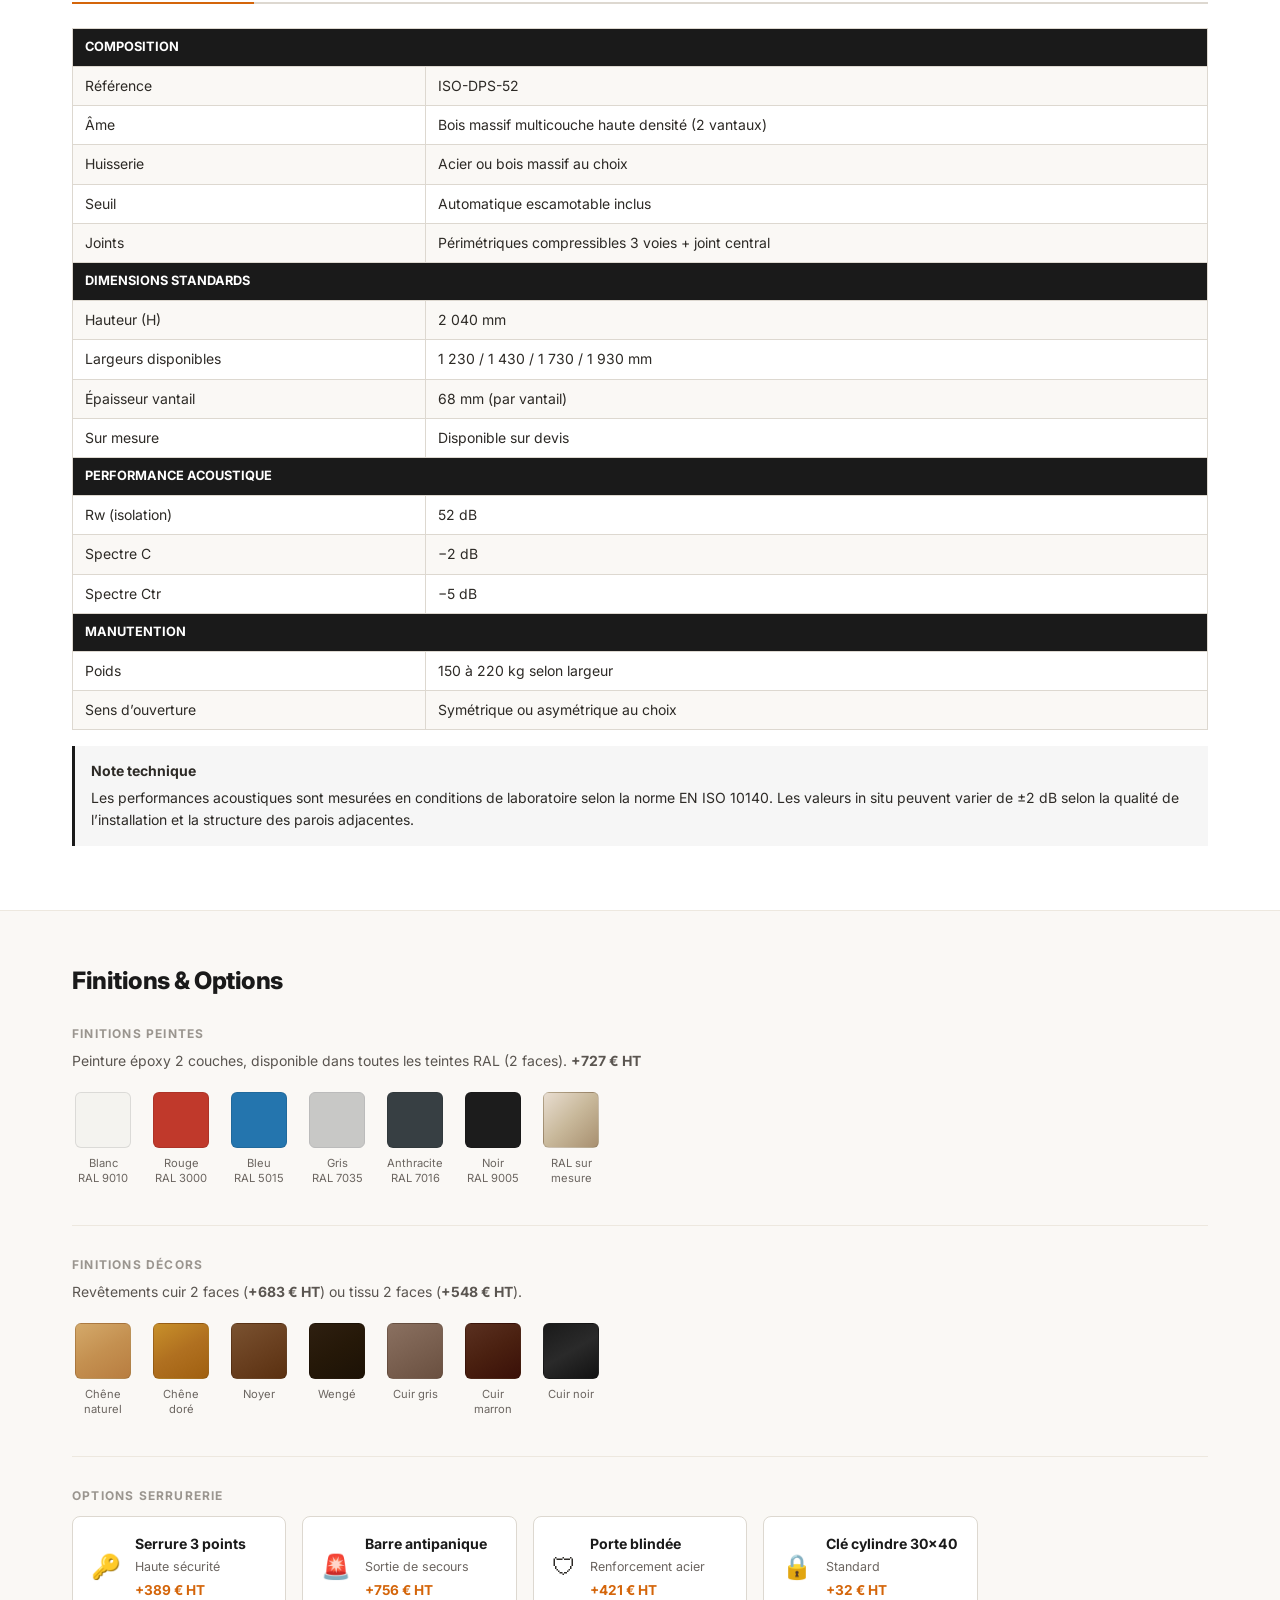
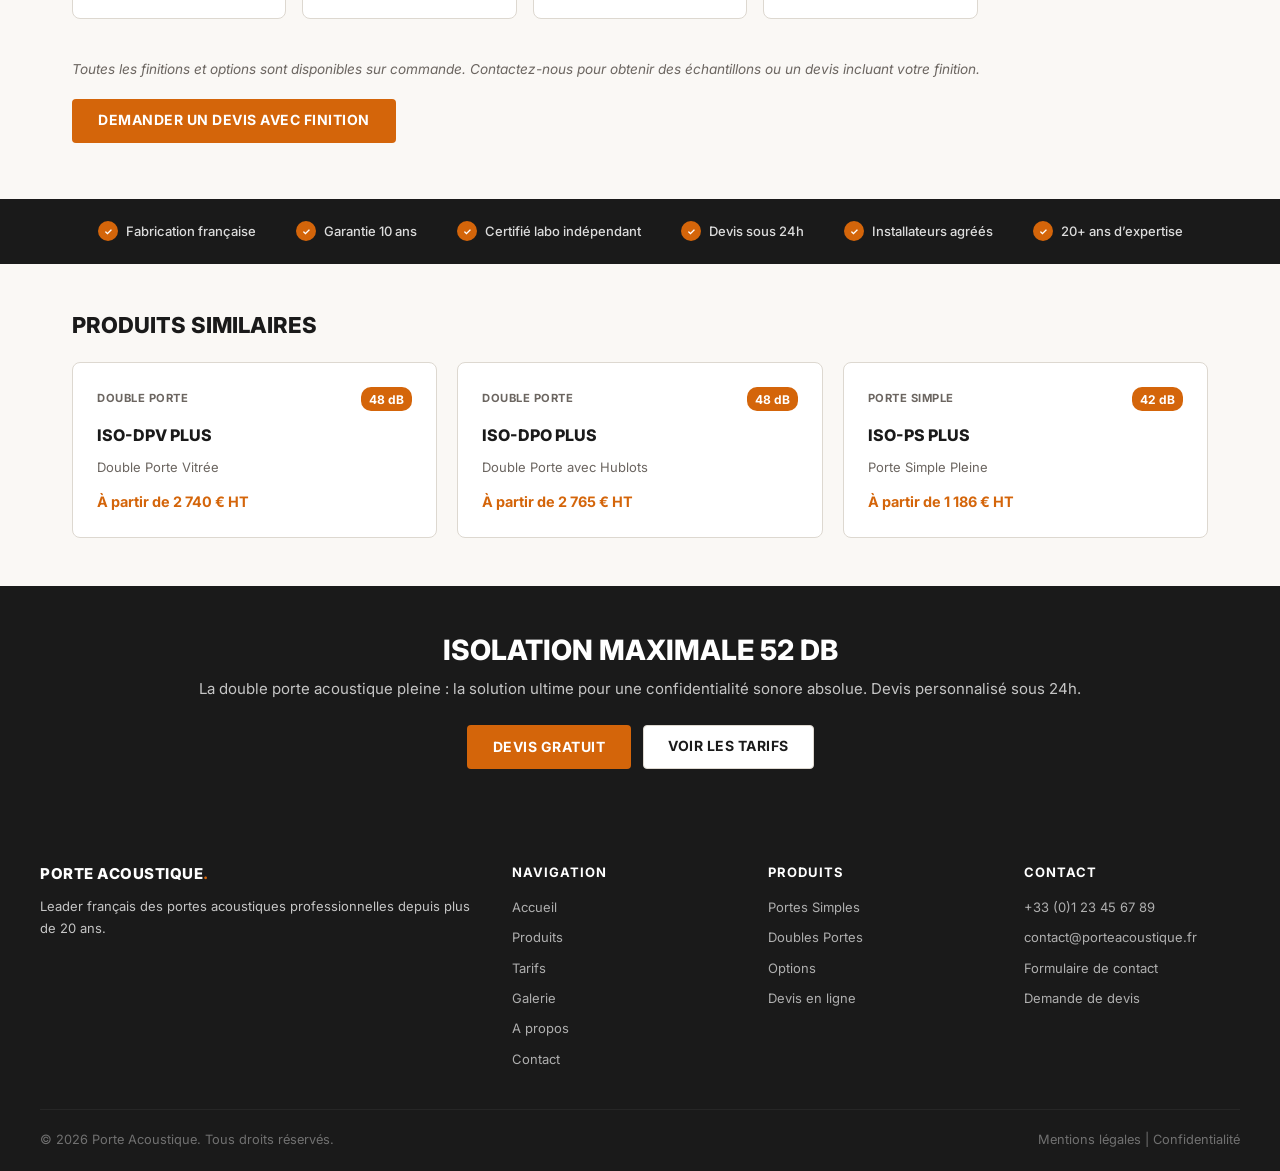
<file: produit-iso-dps-plus.html>
<!DOCTYPE html>
<html lang="fr">
<head>
    <meta charset="UTF-8">
    <meta name="viewport" content="width=device-width, initial-scale=1.0">
    <title>ISO-DPS Plus &mdash; Double Porte Pleine 52 dB | Porte Acoustique</title>
    <meta name="description" content="ISO-DPS Plus : double porte acoustique pleine, 52 dB Rw, &agrave; partir de 2&nbsp;110&nbsp;&euro; HT. Isolation maximale pour studios et salles s&eacute;curis&eacute;es. Fabrication fran&ccedil;aise.">
    <meta name="theme-color" content="#d4650a">
    <link rel="preconnect" href="https://fonts.googleapis.com">
    <link rel="preconnect" href="https://fonts.gstatic.com" crossorigin>
    <link href="https://fonts.googleapis.com/css2?family=Inter:wght@400;500;600;700;800&display=swap" rel="stylesheet">
    <link rel="stylesheet" href="css/style.css">
</head>
<body>

<nav class="navbar">
    <div class="nav-inner">
        <a href="index.html" class="logo">PORTE ACOUSTIQUE<span class="logo-dot">.</span></a>
        <ul class="nav-links" id="navLinks">
            <li><a href="index.html">Accueil</a></li>
            <li><a href="produits.html" class="active">Produits</a></li>
            <li><a href="tarifs.html">Tarifs</a></li>
            <li><a href="galerie.html">Galerie</a></li>
            <li><a href="a-propos.html">A propos</a></li>
            <li><a href="contact.html">Contact</a></li>
            <li class="nav-mobile-devis"><a href="devis.html">Devis gratuit &rarr;</a></li>
        </ul>
        <a href="devis.html" class="btn btn-nav-devis">Demander un Devis</a>
        <button class="mobile-toggle" id="mobileToggle" aria-label="Menu" aria-expanded="false" aria-controls="navLinks">
            <span></span><span></span><span></span>
        </button>
    </div>
</nav>

<div class="pdp-breadcrumb-bar">
    <div class="container">
        <a href="index.html">Accueil</a>
        <span class="sep">/</span>
        <a href="produits.html">Produits</a>
        <span class="sep">/</span>
        <span>ISO-DPS Plus</span>
    </div>
</div>

<section class="pdp-section">
    <div class="container">
        <div class="pdp-layout">

            <aside class="pdp-visual">
                <div class="pdp-visual-wrap">
                    <span class="pdp-fab-badge">Fabrication fran&ccedil;aise</span>
                    <span class="pdp-cert-badge">Certifi&eacute; Rw</span>
                    <div style="background:#f4f1ec;border-radius:6px;padding:2rem 1rem;text-align:center;">
                        <svg width="200" height="220" viewBox="0 0 55 60" style="display:block;margin:auto;">
                            <rect x="1" y="1" width="25" height="58" rx="1" fill="#d4700a" stroke="#a35508" stroke-width="1"/>
                            <rect x="29" y="1" width="25" height="58" rx="1" fill="#d4700a" stroke="#a35508" stroke-width="1"/>
                            <circle cx="22" cy="32" r="2" fill="#8b4508"/>
                            <circle cx="33" cy="32" r="2" fill="#8b4508"/>
                        </svg>
                    </div>
                    <p class="pdp-schema-label">Sch&eacute;ma technique &mdash; Double porte pleine deux vantaux &acirc;me multicouche</p>
                </div>
                <div class="pdp-quick-stats">
                    <div class="pdp-stat"><div class="pdp-stat-val highlight">52 dB</div><div class="pdp-stat-lbl">Isolation Rw</div></div>
                    <div class="pdp-stat"><div class="pdp-stat-val">2 040</div><div class="pdp-stat-lbl">Hauteur (mm)</div></div>
                    <div class="pdp-stat"><div class="pdp-stat-val">2 110 &euro;</div><div class="pdp-stat-lbl">&Agrave; partir de HT</div></div>
                    <div class="pdp-stat"><div class="pdp-stat-val">68 mm</div><div class="pdp-stat-lbl">&Eacute;paisseur</div></div>
                </div>
                <div class="pdp-visual-cta">
                    <a href="devis.html?modele=ISO-DPS-Plus" class="btn btn-orange btn-full btn-lg">Demander un devis gratuit</a>
                    <a href="tarifs.html#doubles-portes" class="btn btn-outline btn-full">Voir les tarifs complets</a>
                </div>
            </aside>

            <div class="pdp-info">
                <div class="pdp-badges">
                    <span class="badge-cat">Double Porte</span>
                    <span class="badge-db">52 dB Rw</span>
                </div>
                <h1>ISO-DPS Plus &mdash; Double Porte Pleine</h1>
                <p class="pdp-subtitle">Double porte acoustique deux vantaux pleins offrant une isolation phonique de 52 dB Rw, notre niveau de performance maximal. La solution id&eacute;ale pour les studios d&rsquo;enregistrement professionnels, salles de conf&eacute;rence hautement confidentielles et espaces industriels exigeants.</p>

                <div class="db-perf-wrap">
                    <div class="db-perf-label-row">
                        <span class="db-perf-title">Indice d&rsquo;isolation acoustique</span>
                        <span class="db-perf-value">52 <span>dB Rw</span></span>
                    </div>
                    <div class="db-bar-track">
                        <div class="db-bar-fill" style="width:100%"></div>
                    </div>
                    <div class="db-scale"><span>0 dB</span><span>26 dB</span><span>52 dB (max)</span></div>
                </div>

                <div class="pdp-price-block">
                    <div class="pdp-price-from">&Agrave; partir de</div>
                    <div class="pdp-price-val">2 110 &euro; <span>HT</span></div>
                    <div class="pdp-price-note">Devis personnalis&eacute; gratuit &middot; R&eacute;ponse sous 24h</div>
                </div>

                <ul class="pdp-highlights">
                    <li class="pdp-highlight">52 dB Rw &mdash; performance maximale de notre gamme</li>
                    <li class="pdp-highlight">Deux vantaux en bois massif multicouche haute densit&eacute;</li>
                    <li class="pdp-highlight">Joints p&eacute;rim&eacute;triques compressibles 3 voies et joint central</li>
                    <li class="pdp-highlight">Seuil automatique escamotable inclus &middot; Garantie 10 ans</li>
                </ul>

                <div class="pdp-cta-block">
                    <a href="devis.html?modele=ISO-DPS-Plus" class="btn btn-orange btn-lg">Devis gratuit en 24h</a>
                    <a href="tel:+33123456789" class="btn btn-outline btn-lg">&#9742; Nous appeler</a>
                </div>

                <div class="pdp-contact-line">
                    <span>Un expert vous r&eacute;pond :</span>
                    <a href="tel:+33123456789">+33 (0)1 23 45 67 89</a>
                    <span>&middot;</span>
                    <a href="mailto:contact@porteacoustique.fr">contact@porteacoustique.fr</a>
                </div>
            </div>

        </div>
    </div>
</section>

<section class="pdp-args-section">
    <div class="container">
        <div class="pdp-args-grid">
            <div class="pdp-arg-item">
                <div class="pdp-arg-icon">&#127925;</div>
                <div class="pdp-arg-text">
                    <h4>Studio d&rsquo;enregistrement professionnel</h4>
                    <p>52 dB Rw pour l&rsquo;enregistrement haute exigence : voix, orchestre, doublage. La double porte pleine &eacute;limine toute contamination sonore ext&eacute;rieure.</p>
                </div>
            </div>
            <div class="pdp-arg-item">
                <div class="pdp-arg-icon">&#128274;</div>
                <div class="pdp-arg-text">
                    <h4>Confidentialit&eacute; absolue</h4>
                    <p>Salles de conf&eacute;rence, salles de crise et espaces de d&eacute;lib&eacute;ration : aucune fuite sonore, confidentialit&eacute; totale garantie par les 52 dB certifi&eacute;s.</p>
                </div>
            </div>
            <div class="pdp-arg-item">
                <div class="pdp-arg-icon">&#127981;</div>
                <div class="pdp-arg-text">
                    <h4>Usage industriel et technique</h4>
                    <p>Att&eacute;nuation des bruits m&eacute;caniques intenses. Adapt&eacute;e aux salles de machines, groupes &eacute;lectrog&egrave;nes et espaces de production n&eacute;cessitant un isolement acoustique maximum.</p>
                </div>
            </div>
        </div>
    </div>
</section>

<!-- Schéma technique -->
<section class="pdp-schema-section">
    <div class="pdp-schema-inner">
        <div class="pdp-schema-drawing">
            <svg viewBox="0 0 480 380" xmlns="http://www.w3.org/2000/svg" style="width:400px;max-width:100%;font-family:Inter,Arial,sans-serif;" aria-label="Schéma technique ISO-DPS Plus">
                <rect width="480" height="380" fill="#fafaf8" rx="4"/>
                <!-- Dormant (double porte) -->
                <rect x="55" y="40" width="370" height="272" rx="2" fill="#ddd6cc" stroke="#9a9288" stroke-width="1.5"/>
                <!-- Vantail gauche -->
                <rect x="64" y="48" width="170" height="257" rx="1" fill="#faf8f4" stroke="#c8c0b0" stroke-width="1.2"/>
                <rect x="69" y="53" width="160" height="247" fill="none" stroke="#ddd8d0" stroke-width="4"/>
                <!-- Vantail droit -->
                <rect x="246" y="48" width="170" height="257" rx="1" fill="#faf8f4" stroke="#c8c0b0" stroke-width="1.2"/>
                <rect x="251" y="53" width="160" height="247" fill="none" stroke="#ddd8d0" stroke-width="4"/>
                <!-- Panneaux gauche -->
                <rect x="78" y="63" width="142" height="85" rx="1" fill="#f5f2ec" stroke="#cec8be" stroke-width="1"/>
                <rect x="82" y="67" width="134" height="77" fill="none" stroke="#e5e0d8" stroke-width="0.7"/>
                <rect x="78" y="160" width="142" height="118" rx="1" fill="#f5f2ec" stroke="#cec8be" stroke-width="1"/>
                <rect x="82" y="164" width="134" height="110" fill="none" stroke="#e5e0d8" stroke-width="0.7"/>
                <!-- Panneaux droits -->
                <rect x="260" y="63" width="142" height="85" rx="1" fill="#f5f2ec" stroke="#cec8be" stroke-width="1"/>
                <rect x="264" y="67" width="134" height="77" fill="none" stroke="#e5e0d8" stroke-width="0.7"/>
                <rect x="260" y="160" width="142" height="118" rx="1" fill="#f5f2ec" stroke="#cec8be" stroke-width="1"/>
                <rect x="264" y="164" width="134" height="110" fill="none" stroke="#e5e0d8" stroke-width="0.7"/>
                <!-- Paumelles gauches -->
                <rect x="59" y="74" width="9" height="20" rx="1.5" fill="#b8b0a4"/><rect x="61" y="76" width="5" height="16" rx="1" fill="#ccc4b8"/>
                <rect x="59" y="186" width="9" height="20" rx="1.5" fill="#b8b0a4"/><rect x="61" y="188" width="5" height="16" rx="1" fill="#ccc4b8"/>
                <rect x="59" y="267" width="9" height="20" rx="1.5" fill="#b8b0a4"/><rect x="61" y="269" width="5" height="16" rx="1" fill="#ccc4b8"/>
                <!-- Paumelles droites -->
                <rect x="412" y="74" width="9" height="20" rx="1.5" fill="#b8b0a4"/><rect x="414" y="76" width="5" height="16" rx="1" fill="#ccc4b8"/>
                <rect x="412" y="186" width="9" height="20" rx="1.5" fill="#b8b0a4"/><rect x="414" y="188" width="5" height="16" rx="1" fill="#ccc4b8"/>
                <rect x="412" y="267" width="9" height="20" rx="1.5" fill="#b8b0a4"/><rect x="414" y="269" width="5" height="16" rx="1" fill="#ccc4b8"/>
                <!-- Poignées (centre) -->
                <rect x="228" y="162" width="9" height="32" rx="2" fill="#c0b8b0"/>
                <path d="M227 172 Q213 172 211 175 Q209 178 211 181 Q213 184 227 182 Z" fill="#ccc4bc"/>
                <rect x="243" y="162" width="9" height="32" rx="2" fill="#c0b8b0"/>
                <path d="M252 172 Q266 172 268 175 Q270 178 268 181 Q266 184 252 182 Z" fill="#ccc4bc"/>
                <!-- Seuil -->
                <rect x="64" y="301" width="352" height="3" rx="1" fill="#d4650a" opacity="0.9"/>
                <line x1="240" y1="304" x2="240" y2="324" stroke="#d4650a" stroke-width="0.7" stroke-dasharray="2,2"/>
                <text x="240" y="334" text-anchor="middle" font-size="7.5" fill="#d4650a" font-weight="600">Seuil auto. escamotable</text>
                <!-- COTE LARGEUR -->
                <line x1="55" y1="18" x2="425" y2="18" stroke="#d4650a" stroke-width="1.2"/>
                <polygon points="55,18 63,14 63,22" fill="#d4650a"/>
                <polygon points="425,18 417,14 417,22" fill="#d4650a"/>
                <line x1="55" y1="18" x2="55" y2="39" stroke="#d4650a" stroke-width="0.8" stroke-dasharray="3,2"/>
                <line x1="425" y1="18" x2="425" y2="39" stroke="#d4650a" stroke-width="0.8" stroke-dasharray="3,2"/>
                <text x="240" y="11" text-anchor="middle" font-size="10" fill="#d4650a" font-weight="700">1 230 &#x2013; 1 930 mm</text>
                <!-- COTE HAUTEUR -->
                <line x1="22" y1="40" x2="22" y2="312" stroke="#d4650a" stroke-width="1.2"/>
                <polygon points="22,40 18,48 26,48" fill="#d4650a"/>
                <polygon points="22,312 18,304 26,304" fill="#d4650a"/>
                <line x1="22" y1="40" x2="54" y2="40" stroke="#d4650a" stroke-width="0.8" stroke-dasharray="3,2"/>
                <line x1="22" y1="312" x2="54" y2="312" stroke="#d4650a" stroke-width="0.8" stroke-dasharray="3,2"/>
                <text x="9" y="176" text-anchor="middle" font-size="10" fill="#d4650a" font-weight="700" transform="rotate(-90,9,176)">2 040 mm</text>
                <!-- VUE EN COUPE -->
                <text x="448" y="146" text-anchor="middle" font-size="7" fill="#9a9490" font-style="italic">Coupe &#x22A5;</text>
                <rect x="438" y="153" width="20" height="68" rx="1" fill="#ede8de" stroke="#b0a898" stroke-width="1"/>
                <line x1="438" y1="165" x2="458" y2="153" stroke="#c8c0b4" stroke-width="0.7"/>
                <line x1="438" y1="177" x2="458" y2="165" stroke="#c8c0b4" stroke-width="0.7"/>
                <line x1="438" y1="189" x2="458" y2="177" stroke="#c8c0b4" stroke-width="0.7"/>
                <line x1="438" y1="201" x2="458" y2="189" stroke="#c8c0b4" stroke-width="0.7"/>
                <line x1="438" y1="213" x2="458" y2="201" stroke="#c8c0b4" stroke-width="0.7"/>
                <line x1="444" y1="221" x2="458" y2="213" stroke="#c8c0b4" stroke-width="0.7"/>
                <text x="240" y="372" text-anchor="middle" font-size="7.5" fill="#9a9490">Sch&#xe9;ma indicatif &#x2014; dimensions en mm &#x2014; vue de face</text>
            </svg>
        </div>
        <div class="pdp-schema-info">
            <h2 class="pdp-schema-info-title">Sch&eacute;ma &amp; Dimensions</h2>
            <ul class="pdp-schema-dims">
                <li><span class="dim-dot"></span><span class="dim-label">Largeur totale</span><span class="dim-value">1 230 / 1 430 / 1 730 / 1 930 mm</span></li>
                <li><span class="dim-dot"></span><span class="dim-label">Largeur / vantail</span><span class="dim-value">615 &#x2013; 965 mm</span></li>
                <li><span class="dim-dot"></span><span class="dim-label">Hauteur</span><span class="dim-value">2 040 mm</span></li>
                <li><span class="dim-dot"></span><span class="dim-label">&Eacute;paisseur vantail</span><span class="dim-value">68 mm</span></li>
                <li><span class="dim-dot"></span><span class="dim-label">Sur mesure</span><span class="dim-value">Jusqu&#x2019;&agrave; 2 000 &#xd7; 2 400 mm</span></li>
            </ul>
            <p class="pdp-schema-note">Dimensions de la double porte compl&egrave;te (hors huisserie). Deux vantaux pleins &agrave; &acirc;me multicouche haute densit&eacute;. Seuil automatique escamotable inclus.</p>
        </div>
    </div>
</section>

<section class="section">
    <div class="container">
        <div class="tabs-nav">
            <button class="tab-btn active" data-tab="tab-carac">Caract&eacute;ristiques</button>
            <button class="tab-btn" data-tab="tab-tarifs">Tarifs</button>
            <button class="tab-btn" data-tab="tab-install">Installation</button>
            <button class="tab-btn" data-tab="tab-faq">FAQ</button>
        </div>

        <div class="tab-panel active" id="tab-carac">
            <table class="specs-table">
                <tbody>
                    <tr class="specs-section-head"><td colspan="2">Composition</td></tr>
                    <tr><td>R&eacute;f&eacute;rence</td><td>ISO-DPS-52</td></tr>
                    <tr><td>&Acirc;me</td><td>Bois massif multicouche haute densit&eacute; (2 vantaux)</td></tr>
                    <tr><td>Huisserie</td><td>Acier ou bois massif au choix</td></tr>
                    <tr><td>Seuil</td><td>Automatique escamotable inclus</td></tr>
                    <tr><td>Joints</td><td>P&eacute;rim&eacute;triques compressibles 3 voies + joint central</td></tr>
                    <tr class="specs-section-head"><td colspan="2">Dimensions standards</td></tr>
                    <tr><td>Hauteur (H)</td><td>2 040 mm</td></tr>
                    <tr><td>Largeurs disponibles</td><td>1 230 / 1 430 / 1 730 / 1 930 mm</td></tr>
                    <tr><td>&Eacute;paisseur vantail</td><td>68 mm (par vantail)</td></tr>
                    <tr><td>Sur mesure</td><td>Disponible sur devis</td></tr>
                    <tr class="specs-section-head"><td colspan="2">Performance acoustique</td></tr>
                    <tr><td>Rw (isolation)</td><td>52 dB</td></tr>
                    <tr><td>Spectre C</td><td>&minus;2 dB</td></tr>
                    <tr><td>Spectre Ctr</td><td>&minus;5 dB</td></tr>
                    <tr class="specs-section-head"><td colspan="2">Manutention</td></tr>
                    <tr><td>Poids</td><td>150 &agrave; 220 kg selon largeur</td></tr>
                    <tr><td>Sens d&rsquo;ouverture</td><td>Sym&eacute;trique ou asym&eacute;trique au choix</td></tr>
                </tbody>
            </table>
            <div class="warning-box">
                <strong>Note technique</strong>
                Les performances acoustiques sont mesur&eacute;es en conditions de laboratoire selon la norme EN ISO 10140. Les valeurs in situ peuvent varier de &plusmn;2 dB selon la qualit&eacute; de l&rsquo;installation et la structure des parois adjacentes.
            </div>
        </div>

        <div class="tab-panel" id="tab-tarifs">
            <table class="specs-table">
                <thead>
                    <tr><th>Dimension</th><th>Tarif HT</th></tr>
                </thead>
                <tbody>
                    <tr><td>1 230 &times; 2 040 mm</td><td>2 110 &euro;</td></tr>
                    <tr><td>1 430 &times; 2 040 mm</td><td>2 340 &euro;</td></tr>
                    <tr><td>1 730 &times; 2 040 mm</td><td>2 530 &euro;</td></tr>
                    <tr><td>1 930 &times; 2 040 mm</td><td>2 750 &euro;</td></tr>
                </tbody>
            </table>
            <table class="specs-table" style="margin-top:1rem;">
                <thead><tr><th colspan="2">Options tarifaires</th></tr></thead>
                <tbody>
                    <tr><td>Finition cuir (2 vantaux)</td><td>683 &euro;</td></tr>
                    <tr><td>Finition tissu (2 vantaux)</td><td>548 &euro;</td></tr>
                    <tr><td>Peinture &eacute;poxy RAL (2 vantaux)</td><td>727 &euro;</td></tr>
                    <tr><td>Serrure 3 points</td><td>389 &euro;</td></tr>
                    <tr><td>Barre antipanique</td><td>756 &euro;</td></tr>
                    <tr><td>Porte blind&eacute;e</td><td>421 &euro;</td></tr>
                    <tr><td>Tige carr&eacute;</td><td>13 &euro;</td></tr>
                    <tr><td>Cl&eacute; cylindre 30x40</td><td>32 &euro;</td></tr>
                </tbody>
            </table>
            <div class="info-box" style="margin-top:1.5rem;">
                <strong>Dimension hors standard ?</strong>
                Toutes largeurs sur mesure disponibles. Contactez-nous pour un devis adapt&eacute; &agrave; votre ouverture sp&eacute;cifique.
            </div>
            <div style="margin-top:1.5rem;display:flex;gap:1rem;flex-wrap:wrap;">
                <a href="devis.html?modele=ISO-DPS-Plus" class="btn btn-orange">Demander un devis</a>
                <a href="tarifs.html#doubles-portes" class="btn btn-outline">Voir tous les tarifs</a>
            </div>
        </div>

        <div class="tab-panel" id="tab-install">
            <div class="install-steps">
                <div class="install-step">
                    <div class="install-step-num">1</div>
                    <div class="install-step-content">
                        <strong>Pr&eacute;paration de l&rsquo;ouverture</strong>
                        <p>V&eacute;rification des cotes brutes : hauteur +10 mm, largeur +15 mm minimum. L&rsquo;ouverture doit &ecirc;tre d&rsquo;aplomb et de niveau. Pr&eacute;voir une manutention adapt&eacute;e au poids (150&ndash;220 kg).</p>
                    </div>
                </div>
                <div class="install-step">
                    <div class="install-step-num">2</div>
                    <div class="install-step-content">
                        <strong>Mise en place de l&rsquo;huisserie</strong>
                        <p>Calage, v&eacute;rification de l&rsquo;&eacute;querrage et scellement selon le support. Bourrage int&eacute;gral des jours p&eacute;rim&eacute;triques avec mousse acoustique haute densit&eacute;.</p>
                    </div>
                </div>
                <div class="install-step">
                    <div class="install-step-num">3</div>
                    <div class="install-step-content">
                        <strong>Accrochage des deux vantaux</strong>
                        <p>Pose successive des deux vantaux sur leurs paumelles respectives. R&eacute;glage tridimensionnel ind&eacute;pendant de chaque vantail et v&eacute;rification de l&rsquo;affleurage central.</p>
                    </div>
                </div>
                <div class="install-step">
                    <div class="install-step-num">4</div>
                    <div class="install-step-content">
                        <strong>R&eacute;glage &amp; contr&ocirc;le acoustique</strong>
                        <p>R&eacute;glage du seuil automatique et v&eacute;rification de la compression des joints sur l&rsquo;int&eacute;gralit&eacute; du p&eacute;rim&egrave;tre. Contr&ocirc;le du joint central entre les deux vantaux.</p>
                    </div>
                </div>
            </div>
            <div class="warning-box">
                <strong>Installation professionnelle obligatoire</strong>
                La complexit&eacute; et le poids d&rsquo;une double porte n&eacute;cessitent imp&eacute;rativement l&rsquo;intervention d&rsquo;un menuisier qualifi&eacute;. Contactez-nous pour &ecirc;tre mis en relation avec nos installateurs partenaires agr&eacute;&eacute;s.
            </div>
        </div>

        <div class="tab-panel" id="tab-faq">
            <div class="faq-list">
                <div class="faq-item">
                    <button class="faq-q">Pourquoi une double porte atteint-elle 52 dB contre 42 dB pour une porte simple ? <span class="faq-chevron">&#9660;</span></button>
                    <div class="faq-a">La double porte combine deux vantaux ind&eacute;pendants avec un joint central acoustique, ce qui double la masse et les couches absorbantes. Le syst&egrave;me de joints p&eacute;rim&eacute;triques 3 voies sur chaque vantail plus le joint d&rsquo;affleurage central &eacute;liminent toute fuite sonore r&eacute;siduelle.</div>
                </div>
                <div class="faq-item">
                    <button class="faq-q">L&rsquo;installation est-elle plus complexe que pour une porte simple ? <span class="faq-chevron">&#9660;</span></button>
                    <div class="faq-a">Oui, la pose d&rsquo;une double porte n&eacute;cessite une pr&eacute;cision accrue pour l&rsquo;affleurage central et le r&eacute;glage ind&eacute;pendant des deux vantaux. Elle est obligatoirement r&eacute;alis&eacute;e par un menuisier qualifi&eacute; et prend en moyenne une journ&eacute;e compl&egrave;te.</div>
                </div>
                <div class="faq-item">
                    <button class="faq-q">La serrure est-elle incluse dans le prix de base ? <span class="faq-chevron">&#9660;</span></button>
                    <div class="faq-a">La quincaillerie de base (paumelles, poign&eacute;es, condamnation simple) est incluse. La serrure 3 points haute s&eacute;curit&eacute; et la barre antipanique sont disponibles en option. D&eacute;tails dans le tableau tarifaire ci-dessus.</div>
                </div>
                <div class="faq-item">
                    <button class="faq-q">Peut-on commander des dimensions sur mesure ? <span class="faq-chevron">&#9660;</span></button>
                    <div class="faq-a">Oui, nous r&eacute;alisons toutes les largeurs jusqu&rsquo;&agrave; 2&times;1&nbsp;200 mm par vantail. Contactez-nous pour un devis adapt&eacute; &agrave; votre ouverture. Le d&eacute;lai de fabrication est g&eacute;n&eacute;ralement de 4 &agrave; 6 semaines apr&egrave;s validation.</div>
                </div>
            </div>
        </div>

    </div>
</section>

<section class="finitions-section">
    <div class="container">
        <h2 class="finitions-title">Finitions &amp; Options</h2>

        <div class="finitions-group">
            <h3>Finitions peintes</h3>
            <p class="finitions-desc">Peinture &eacute;poxy 2 couches, disponible dans toutes les teintes RAL (2 faces). <strong>+727 &euro; HT</strong></p>
            <div class="swatch-grid">
                <div class="swatch"><div class="swatch-color" style="background:#f4f3ef;"></div><span>Blanc RAL&nbsp;9010</span></div>
                <div class="swatch"><div class="swatch-color" style="background:#c0392b;"></div><span>Rouge RAL&nbsp;3000</span></div>
                <div class="swatch"><div class="swatch-color" style="background:#2475ae;"></div><span>Bleu RAL&nbsp;5015</span></div>
                <div class="swatch"><div class="swatch-color" style="background:#c8c8c6;border-color:#bbb;"></div><span>Gris RAL&nbsp;7035</span></div>
                <div class="swatch"><div class="swatch-color" style="background:#373f43;"></div><span>Anthracite RAL&nbsp;7016</span></div>
                <div class="swatch"><div class="swatch-color" style="background:#1c1c1c;"></div><span>Noir RAL&nbsp;9005</span></div>
                <div class="swatch"><div class="swatch-color" style="background:linear-gradient(135deg,#e8ddd0,#c8b89a,#a89070);"></div><span>RAL sur mesure</span></div>
            </div>
        </div>

        <hr class="finitions-divider">

        <div class="finitions-group">
            <h3>Finitions d&eacute;cors</h3>
            <p class="finitions-desc">Rev&ecirc;tements cuir 2 faces (<strong>+683 &euro; HT</strong>) ou tissu 2 faces (<strong>+548 &euro; HT</strong>).</p>
            <div class="swatch-grid">
                <div class="swatch"><div class="swatch-color" style="background:linear-gradient(150deg,#d4a96a,#c49050,#b87d40);"></div><span>Ch&ecirc;ne naturel</span></div>
                <div class="swatch"><div class="swatch-color" style="background:linear-gradient(150deg,#c8902a,#b07020,#a06010);"></div><span>Ch&ecirc;ne dor&eacute;</span></div>
                <div class="swatch"><div class="swatch-color" style="background:linear-gradient(150deg,#7a5230,#6a4020,#5a3010);"></div><span>Noyer</span></div>
                <div class="swatch"><div class="swatch-color" style="background:linear-gradient(150deg,#2e1f10,#251808,#1c1206);"></div><span>Weng&eacute;</span></div>
                <div class="swatch"><div class="swatch-color" style="background:linear-gradient(150deg,#8a7060,#7a6050,#6a5040);"></div><span>Cuir gris</span></div>
                <div class="swatch"><div class="swatch-color" style="background:linear-gradient(150deg,#5a3020,#4a2010,#3a1008);"></div><span>Cuir marron</span></div>
                <div class="swatch"><div class="swatch-color" style="background:linear-gradient(150deg,#1a1a1a,#2a2a2a,#121212);"></div><span>Cuir noir</span></div>
            </div>
        </div>

        <hr class="finitions-divider">

        <div class="finitions-group">
            <h3>Options serrurerie</h3>
            <div class="options-grid">
                <div class="option-card">
                    <div class="option-icon">&#128273;</div>
                    <div class="option-info">
                        <strong>Serrure 3 points</strong>
                        <span>Haute s&eacute;curit&eacute;</span>
                        <span class="option-price">+389 &euro; HT</span>
                    </div>
                </div>
                <div class="option-card">
                    <div class="option-icon">&#128680;</div>
                    <div class="option-info">
                        <strong>Barre antipanique</strong>
                        <span>Sortie de secours</span>
                        <span class="option-price">+756 &euro; HT</span>
                    </div>
                </div>
                <div class="option-card">
                    <div class="option-icon">&#128737;</div>
                    <div class="option-info">
                        <strong>Porte blind&eacute;e</strong>
                        <span>Renforcement acier</span>
                        <span class="option-price">+421 &euro; HT</span>
                    </div>
                </div>
                <div class="option-card">
                    <div class="option-icon">&#128274;</div>
                    <div class="option-info">
                        <strong>Cl&eacute; cylindre 30&times;40</strong>
                        <span>Standard</span>
                        <span class="option-price">+32 &euro; HT</span>
                    </div>
                </div>
            </div>
        </div>

        <p class="finitions-note">Toutes les finitions et options sont disponibles sur commande. Contactez-nous pour obtenir des &eacute;chantillons ou un devis incluant votre finition.</p>
        <div style="margin-top:1.25rem;">
            <a href="devis.html?modele=ISO-DPS-Plus" class="btn btn-orange">Demander un devis avec finition</a>
        </div>
    </div>
</section>

<div class="trust-strip-v2">
    <div class="trust-strip-v2-inner">
        <div class="trust-item-v2"><span class="trust-icon-v2">&#10003;</span> Fabrication fran&ccedil;aise</div>
        <div class="trust-item-v2"><span class="trust-icon-v2">&#10003;</span> Garantie 10 ans</div>
        <div class="trust-item-v2"><span class="trust-icon-v2">&#10003;</span> Certifi&eacute; labo ind&eacute;pendant</div>
        <div class="trust-item-v2"><span class="trust-icon-v2">&#10003;</span> Devis sous 24h</div>
        <div class="trust-item-v2"><span class="trust-icon-v2">&#10003;</span> Installateurs agr&eacute;&eacute;s</div>
        <div class="trust-item-v2"><span class="trust-icon-v2">&#10003;</span> 20+ ans d&rsquo;expertise</div>
    </div>
</div>

<section class="related-section">
    <div class="container">
        <h2 class="related-title">Produits similaires</h2>
        <div class="related-grid">
            <a href="produit-iso-dpv-plus.html" class="related-card">
                <div class="related-card-header">
                    <span class="related-card-cat">Double Porte</span>
                    <span class="related-card-db">48 dB</span>
                </div>
                <div class="related-card-name">ISO-DPV Plus</div>
                <div class="related-card-desc">Double Porte Vitr&eacute;e</div>
                <div class="related-card-price">&Agrave; partir de 2 740 &euro; HT</div>
            </a>
            <a href="produit-iso-dpo-plus.html" class="related-card">
                <div class="related-card-header">
                    <span class="related-card-cat">Double Porte</span>
                    <span class="related-card-db">48 dB</span>
                </div>
                <div class="related-card-name">ISO-DPO Plus</div>
                <div class="related-card-desc">Double Porte avec Hublots</div>
                <div class="related-card-price">&Agrave; partir de 2 765 &euro; HT</div>
            </a>
            <a href="produit-iso-ps-plus.html" class="related-card">
                <div class="related-card-header">
                    <span class="related-card-cat">Porte Simple</span>
                    <span class="related-card-db">42 dB</span>
                </div>
                <div class="related-card-name">ISO-PS Plus</div>
                <div class="related-card-desc">Porte Simple Pleine</div>
                <div class="related-card-price">&Agrave; partir de 1 186 &euro; HT</div>
            </a>
        </div>
    </div>
</section>

<section class="cta-banner">
    <div class="container">
        <h2>Isolation Maximale 52 dB</h2>
        <p>La double porte acoustique pleine : la solution ultime pour une confidentialit&eacute; sonore absolue. Devis personnalis&eacute; sous 24h.</p>
        <div class="btn-group">
            <a href="devis.html?modele=ISO-DPS-Plus" class="btn btn-accent">Devis Gratuit</a>
            <a href="tarifs.html#doubles-portes" class="btn btn-secondary">Voir les Tarifs</a>
        </div>
    </div>
</section>

<footer>
    <div class="footer-grid">
        <div class="footer-brand">
            <h3>PORTE ACOUSTIQUE<span style="color:var(--orange)">.</span></h3>
            <p>Leader fran&ccedil;ais des portes acoustiques professionnelles depuis plus de 20 ans.</p>
        </div>
        <div><h4>Navigation</h4><ul>
            <li><a href="index.html">Accueil</a></li>
            <li><a href="produits.html">Produits</a></li>
            <li><a href="tarifs.html">Tarifs</a></li>
            <li><a href="galerie.html">Galerie</a></li>
            <li><a href="a-propos.html">A propos</a></li>
            <li><a href="contact.html">Contact</a></li>
            <li class="nav-mobile-devis"><a href="devis.html">Devis gratuit &rarr;</a></li>
        </ul></div>
        <div><h4>Produits</h4><ul>
            <li><a href="tarifs.html#portes-simples">Portes Simples</a></li>
            <li><a href="tarifs.html#doubles-portes">Doubles Portes</a></li>
            <li><a href="tarifs.html#options">Options</a></li>
            <li><a href="devis.html">Devis en ligne</a></li>
        </ul></div>
        <div><h4>Contact</h4><ul>
            <li><a href="tel:+33123456789">+33 (0)1 23 45 67 89</a></li>
            <li><a href="mailto:contact@porteacoustique.fr">contact@porteacoustique.fr</a></li>
            <li><a href="contact.html">Formulaire de contact</a></li>
            <li><a href="devis.html">Demande de devis</a></li>
        </ul></div>
    </div>
    <div class="footer-bottom">
        <p>&copy; 2026 Porte Acoustique. Tous droits r&eacute;serv&eacute;s.</p>
        <p><a href="#">Mentions l&eacute;gales</a> | <a href="#">Confidentialit&eacute;</a></p>
    </div>
</footer>

<div class="sticky-devis-mobile" id="stickyDevis">
    <a href="devis.html?modele=ISO-DPS-Plus">Devis gratuit &mdash; ISO-DPS Plus</a>
</div>

<script src="js/main.js"></script>
<script>
document.querySelectorAll('.faq-q').forEach(function(btn){
    btn.addEventListener('click', function(){
        var item = this.closest('.faq-item');
        var wasOpen = item.classList.contains('open');
        document.querySelectorAll('.faq-item').forEach(function(i){ i.classList.remove('open'); });
        if(!wasOpen) item.classList.add('open');
    });
});
</script>
</body>
</html>
</file>
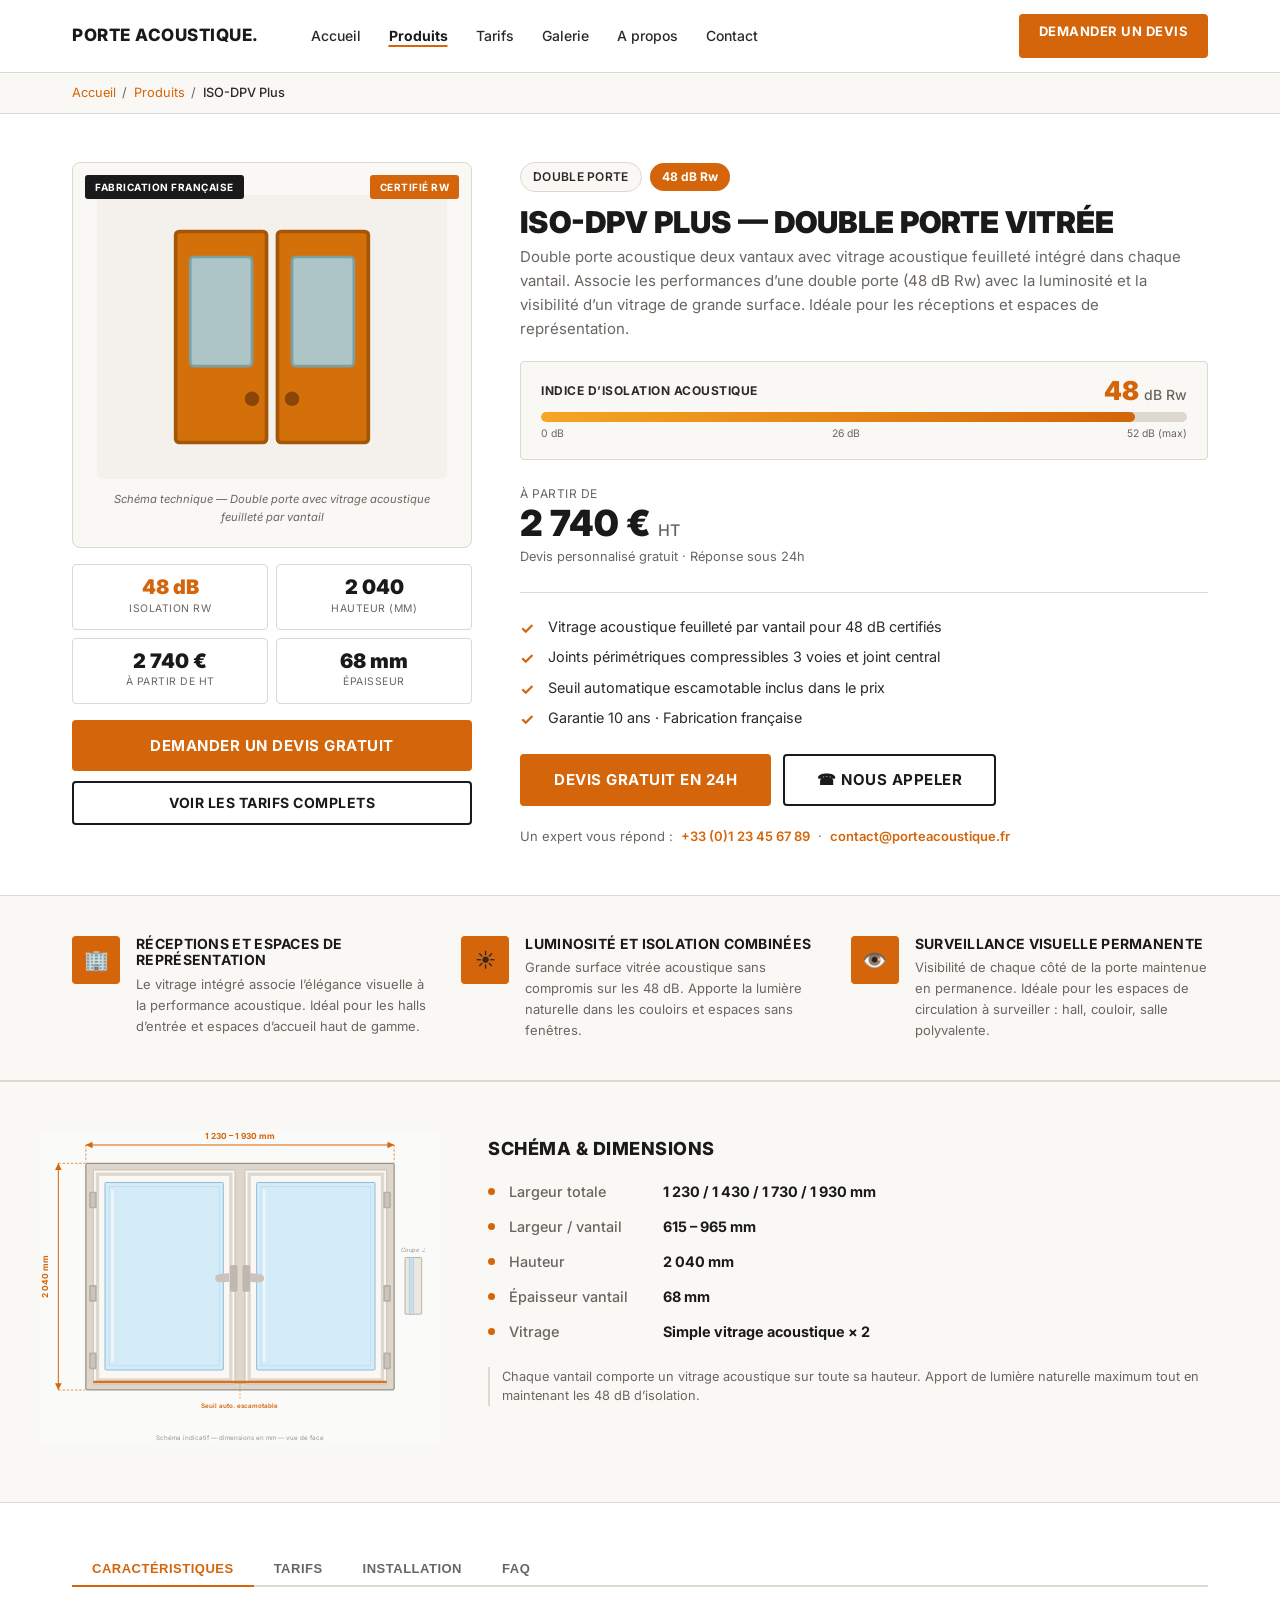
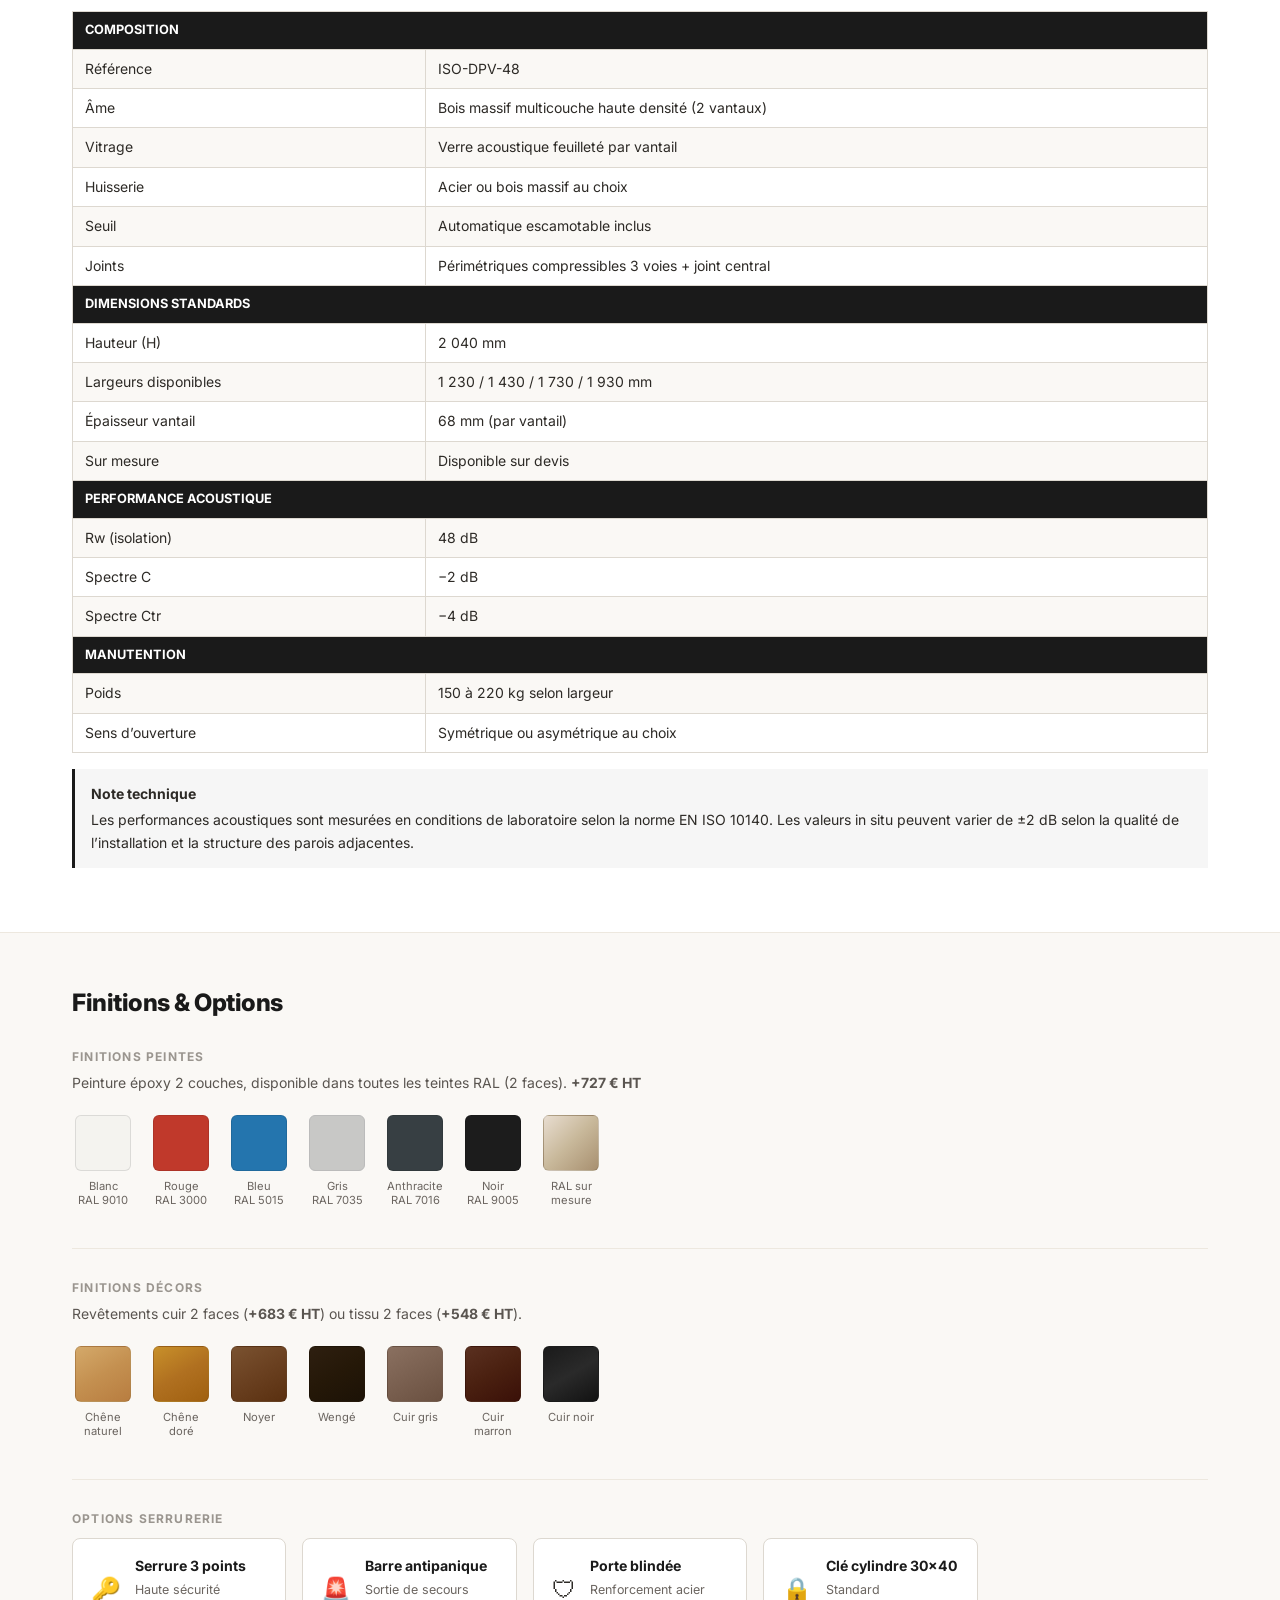
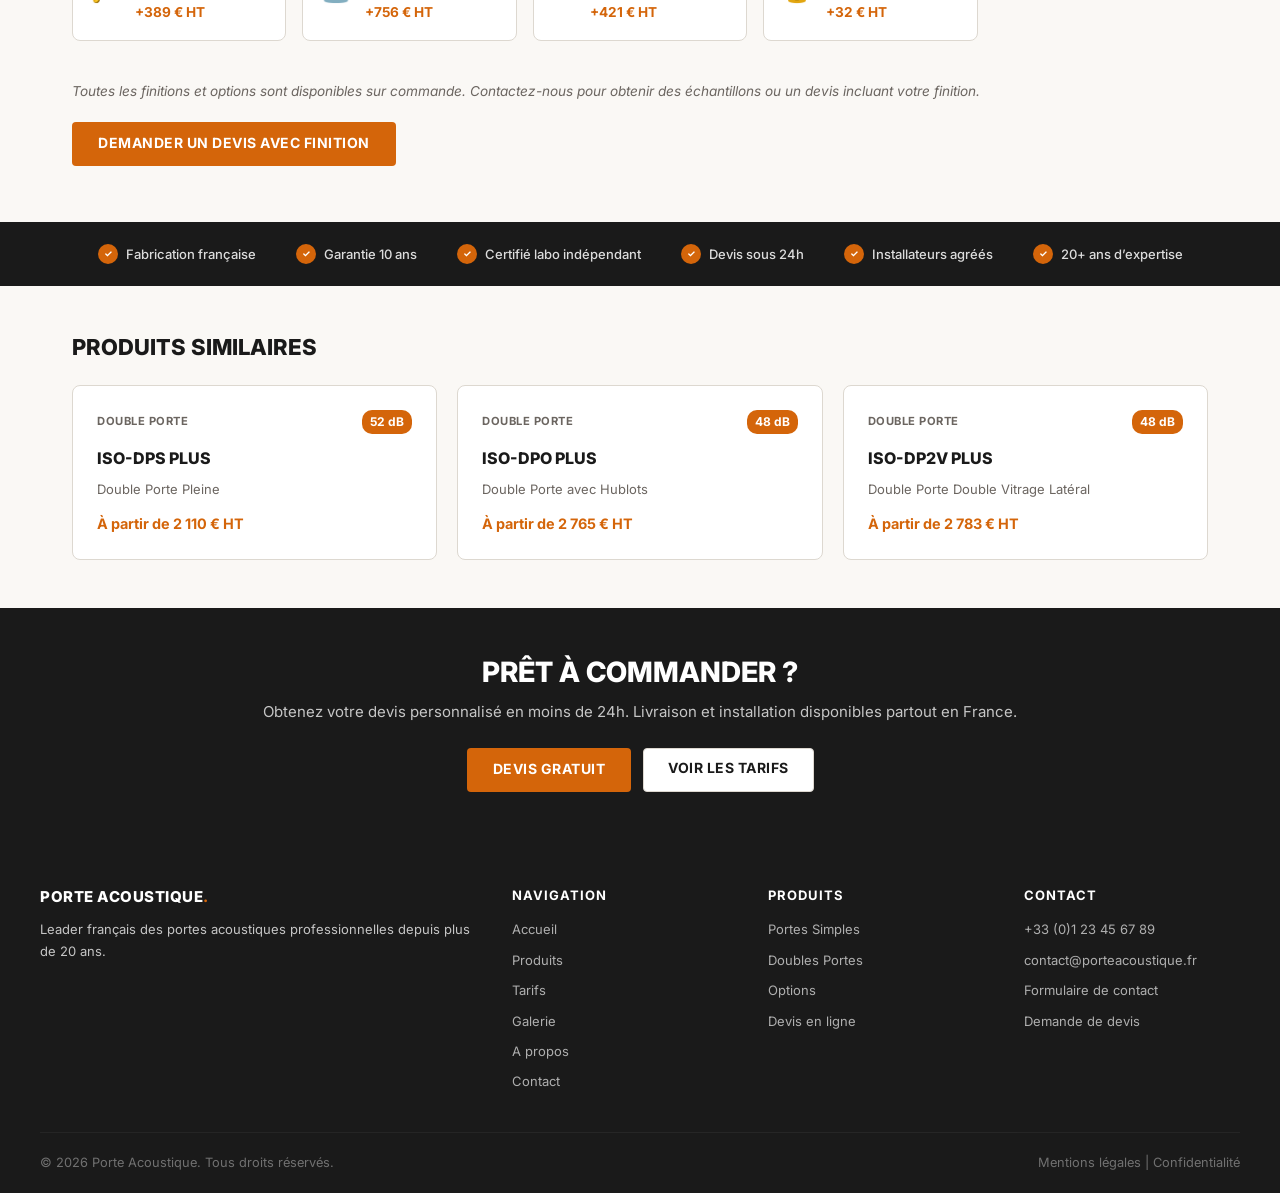
<file: produit-iso-dpv-plus.html>
<!DOCTYPE html>
<html lang="fr">
<head>
    <meta charset="UTF-8">
    <meta name="viewport" content="width=device-width, initial-scale=1.0">
    <title>ISO-DPV Plus &mdash; Double Porte Vitr&eacute;e 48 dB | Porte Acoustique</title>
    <meta name="description" content="ISO-DPV Plus : double porte acoustique vitr&eacute;e, 48 dB Rw, &agrave; partir de 2&nbsp;740&nbsp;&euro; HT. Vitrage acoustique feuillet&eacute; int&eacute;gr&eacute;, seuil automatique, fabrication fran&ccedil;aise.">
    <meta name="theme-color" content="#d4650a">
    <link rel="preconnect" href="https://fonts.googleapis.com">
    <link rel="preconnect" href="https://fonts.gstatic.com" crossorigin>
    <link href="https://fonts.googleapis.com/css2?family=Inter:wght@400;500;600;700;800&display=swap" rel="stylesheet">
    <link rel="stylesheet" href="css/style.css">
</head>
<body>

<nav class="navbar">
    <div class="nav-inner">
        <a href="index.html" class="logo">PORTE ACOUSTIQUE<span class="logo-dot">.</span></a>
        <ul class="nav-links" id="navLinks">
            <li><a href="index.html">Accueil</a></li>
            <li><a href="produits.html" class="active">Produits</a></li>
            <li><a href="tarifs.html">Tarifs</a></li>
            <li><a href="galerie.html">Galerie</a></li>
            <li><a href="a-propos.html">A propos</a></li>
            <li><a href="contact.html">Contact</a></li>
            <li class="nav-mobile-devis"><a href="devis.html">Devis gratuit &rarr;</a></li>
        </ul>
        <a href="devis.html" class="btn btn-nav-devis">Demander un Devis</a>
        <button class="mobile-toggle" id="mobileToggle" aria-label="Menu" aria-expanded="false" aria-controls="navLinks">
            <span></span><span></span><span></span>
        </button>
    </div>
</nav>

<div class="pdp-breadcrumb-bar">
    <div class="container">
        <a href="index.html">Accueil</a>
        <span class="sep">/</span>
        <a href="produits.html">Produits</a>
        <span class="sep">/</span>
        <span>ISO-DPV Plus</span>
    </div>
</div>

<section class="pdp-section">
    <div class="container">
        <div class="pdp-layout">

            <aside class="pdp-visual">
                <div class="pdp-visual-wrap">
                    <span class="pdp-fab-badge">Fabrication fran&ccedil;aise</span>
                    <span class="pdp-cert-badge">Certifi&eacute; Rw</span>
                    <div style="background:#f4f1ec;border-radius:6px;padding:2rem 1rem;text-align:center;">
                        <svg width="200" height="220" viewBox="0 0 55 60" style="display:block;margin:auto;">
                            <rect x="1" y="1" width="25" height="58" rx="1" fill="#d4700a" stroke="#a35508" stroke-width="1"/>
                            <rect x="5" y="8" width="17" height="30" rx="1" fill="#a8d4e8" stroke="#6aaabf" stroke-width="0.75" opacity="0.85"/>
                            <rect x="29" y="1" width="25" height="58" rx="1" fill="#d4700a" stroke="#a35508" stroke-width="1"/>
                            <rect x="33" y="8" width="17" height="30" rx="1" fill="#a8d4e8" stroke="#6aaabf" stroke-width="0.75" opacity="0.85"/>
                            <circle cx="22" cy="47" r="2" fill="#8b4508"/>
                            <circle cx="33" cy="47" r="2" fill="#8b4508"/>
                        </svg>
                    </div>
                    <p class="pdp-schema-label">Sch&eacute;ma technique &mdash; Double porte avec vitrage acoustique feuillet&eacute; par vantail</p>
                </div>
                <div class="pdp-quick-stats">
                    <div class="pdp-stat"><div class="pdp-stat-val highlight">48 dB</div><div class="pdp-stat-lbl">Isolation Rw</div></div>
                    <div class="pdp-stat"><div class="pdp-stat-val">2 040</div><div class="pdp-stat-lbl">Hauteur (mm)</div></div>
                    <div class="pdp-stat"><div class="pdp-stat-val">2 740 &euro;</div><div class="pdp-stat-lbl">&Agrave; partir de HT</div></div>
                    <div class="pdp-stat"><div class="pdp-stat-val">68 mm</div><div class="pdp-stat-lbl">&Eacute;paisseur</div></div>
                </div>
                <div class="pdp-visual-cta">
                    <a href="devis.html?modele=ISO-DPV-Plus" class="btn btn-orange btn-full btn-lg">Demander un devis gratuit</a>
                    <a href="tarifs.html#doubles-portes" class="btn btn-outline btn-full">Voir les tarifs complets</a>
                </div>
            </aside>

            <div class="pdp-info">
                <div class="pdp-badges">
                    <span class="badge-cat">Double Porte</span>
                    <span class="badge-db">48 dB Rw</span>
                </div>
                <h1>ISO-DPV Plus &mdash; Double Porte Vitr&eacute;e</h1>
                <p class="pdp-subtitle">Double porte acoustique deux vantaux avec vitrage acoustique feuillet&eacute; int&eacute;gr&eacute; dans chaque vantail. Associe les performances d&rsquo;une double porte (48 dB Rw) avec la luminosit&eacute; et la visibilit&eacute; d&rsquo;un vitrage de grande surface. Id&eacute;ale pour les r&eacute;ceptions et espaces de repr&eacute;sentation.</p>

                <div class="db-perf-wrap">
                    <div class="db-perf-label-row">
                        <span class="db-perf-title">Indice d&rsquo;isolation acoustique</span>
                        <span class="db-perf-value">48 <span>dB Rw</span></span>
                    </div>
                    <div class="db-bar-track">
                        <div class="db-bar-fill" style="width:92%"></div>
                    </div>
                    <div class="db-scale"><span>0 dB</span><span>26 dB</span><span>52 dB (max)</span></div>
                </div>

                <div class="pdp-price-block">
                    <div class="pdp-price-from">&Agrave; partir de</div>
                    <div class="pdp-price-val">2 740 &euro; <span>HT</span></div>
                    <div class="pdp-price-note">Devis personnalis&eacute; gratuit &middot; R&eacute;ponse sous 24h</div>
                </div>

                <ul class="pdp-highlights">
                    <li class="pdp-highlight">Vitrage acoustique feuillet&eacute; par vantail pour 48 dB certifi&eacute;s</li>
                    <li class="pdp-highlight">Joints p&eacute;rim&eacute;triques compressibles 3 voies et joint central</li>
                    <li class="pdp-highlight">Seuil automatique escamotable inclus dans le prix</li>
                    <li class="pdp-highlight">Garantie 10 ans &middot; Fabrication fran&ccedil;aise</li>
                </ul>

                <div class="pdp-cta-block">
                    <a href="devis.html?modele=ISO-DPV-Plus" class="btn btn-orange btn-lg">Devis gratuit en 24h</a>
                    <a href="tel:+33123456789" class="btn btn-outline btn-lg">&#9742; Nous appeler</a>
                </div>

                <div class="pdp-contact-line">
                    <span>Un expert vous r&eacute;pond :</span>
                    <a href="tel:+33123456789">+33 (0)1 23 45 67 89</a>
                    <span>&middot;</span>
                    <a href="mailto:contact@porteacoustique.fr">contact@porteacoustique.fr</a>
                </div>
            </div>

        </div>
    </div>
</section>

<section class="pdp-args-section">
    <div class="container">
        <div class="pdp-args-grid">
            <div class="pdp-arg-item">
                <div class="pdp-arg-icon">&#127970;</div>
                <div class="pdp-arg-text">
                    <h4>R&eacute;ceptions et espaces de repr&eacute;sentation</h4>
                    <p>Le vitrage int&eacute;gr&eacute; associe l&rsquo;&eacute;l&eacute;gance visuelle &agrave; la performance acoustique. Id&eacute;al pour les halls d&rsquo;entr&eacute;e et espaces d&rsquo;accueil haut de gamme.</p>
                </div>
            </div>
            <div class="pdp-arg-item">
                <div class="pdp-arg-icon">&#9728;&#65039;</div>
                <div class="pdp-arg-text">
                    <h4>Luminosit&eacute; et isolation combin&eacute;es</h4>
                    <p>Grande surface vitr&eacute;e acoustique sans compromis sur les 48 dB. Apporte la lumi&egrave;re naturelle dans les couloirs et espaces sans fen&ecirc;tres.</p>
                </div>
            </div>
            <div class="pdp-arg-item">
                <div class="pdp-arg-icon">&#128065;&#65039;</div>
                <div class="pdp-arg-text">
                    <h4>Surveillance visuelle permanente</h4>
                    <p>Visibilit&eacute; de chaque c&ocirc;t&eacute; de la porte maintenue en permanence. Id&eacute;ale pour les espaces de circulation &agrave; surveiller : hall, couloir, salle polyvalente.</p>
                </div>
            </div>
        </div>
    </div>
</section>

<!-- Schéma technique -->
<section class="pdp-schema-section">
    <div class="pdp-schema-inner">
        <div class="pdp-schema-drawing">
            <svg viewBox="0 0 480 380" xmlns="http://www.w3.org/2000/svg" style="width:400px;max-width:100%;font-family:Inter,Arial,sans-serif;" aria-label="Schéma technique ISO-DPV Plus">
                <rect width="480" height="380" fill="#fafaf8" rx="4"/>
                <!-- Dormant -->
                <rect x="55" y="40" width="370" height="272" rx="2" fill="#ddd6cc" stroke="#9a9288" stroke-width="1.5"/>
                <!-- Vantail gauche -->
                <rect x="64" y="48" width="170" height="257" rx="1" fill="#faf8f4" stroke="#c8c0b0" stroke-width="1.2"/>
                <rect x="69" y="53" width="160" height="247" fill="none" stroke="#ddd8d0" stroke-width="4"/>
                <!-- Vantail droit -->
                <rect x="246" y="48" width="170" height="257" rx="1" fill="#faf8f4" stroke="#c8c0b0" stroke-width="1.2"/>
                <rect x="251" y="53" width="160" height="247" fill="none" stroke="#ddd8d0" stroke-width="4"/>
                <!-- Vitrage gauche -->
                <rect x="78" y="63" width="142" height="225" rx="1" fill="#d4ecf8" stroke="#90bcd8" stroke-width="1.2"/>
                <rect x="83" y="68" width="132" height="215" fill="none" stroke="#b8d8f0" stroke-width="0.8"/>
                <line x1="87" y1="72" x2="87" y2="278" stroke="rgba(255,255,255,0.6)" stroke-width="3"/>
                <!-- Vitrage droit -->
                <rect x="260" y="63" width="142" height="225" rx="1" fill="#d4ecf8" stroke="#90bcd8" stroke-width="1.2"/>
                <rect x="265" y="68" width="132" height="215" fill="none" stroke="#b8d8f0" stroke-width="0.8"/>
                <line x1="269" y1="72" x2="269" y2="278" stroke="rgba(255,255,255,0.6)" stroke-width="3"/>
                <!-- Paumelles gauches -->
                <rect x="59" y="74" width="9" height="20" rx="1.5" fill="#b8b0a4"/><rect x="61" y="76" width="5" height="16" rx="1" fill="#ccc4b8"/>
                <rect x="59" y="186" width="9" height="20" rx="1.5" fill="#b8b0a4"/><rect x="61" y="188" width="5" height="16" rx="1" fill="#ccc4b8"/>
                <rect x="59" y="267" width="9" height="20" rx="1.5" fill="#b8b0a4"/><rect x="61" y="269" width="5" height="16" rx="1" fill="#ccc4b8"/>
                <!-- Paumelles droites -->
                <rect x="412" y="74" width="9" height="20" rx="1.5" fill="#b8b0a4"/><rect x="414" y="76" width="5" height="16" rx="1" fill="#ccc4b8"/>
                <rect x="412" y="186" width="9" height="20" rx="1.5" fill="#b8b0a4"/><rect x="414" y="188" width="5" height="16" rx="1" fill="#ccc4b8"/>
                <rect x="412" y="267" width="9" height="20" rx="1.5" fill="#b8b0a4"/><rect x="414" y="269" width="5" height="16" rx="1" fill="#ccc4b8"/>
                <!-- Poignées centre -->
                <rect x="228" y="162" width="9" height="32" rx="2" fill="#c0b8b0"/>
                <path d="M227 172 Q213 172 211 175 Q209 178 211 181 Q213 184 227 182 Z" fill="#ccc4bc"/>
                <rect x="243" y="162" width="9" height="32" rx="2" fill="#c0b8b0"/>
                <path d="M252 172 Q266 172 268 175 Q270 178 268 181 Q266 184 252 182 Z" fill="#ccc4bc"/>
                <!-- Seuil -->
                <rect x="64" y="301" width="352" height="3" rx="1" fill="#d4650a" opacity="0.9"/>
                <line x1="240" y1="304" x2="240" y2="324" stroke="#d4650a" stroke-width="0.7" stroke-dasharray="2,2"/>
                <text x="240" y="334" text-anchor="middle" font-size="7.5" fill="#d4650a" font-weight="600">Seuil auto. escamotable</text>
                <!-- COTE LARGEUR -->
                <line x1="55" y1="18" x2="425" y2="18" stroke="#d4650a" stroke-width="1.2"/>
                <polygon points="55,18 63,14 63,22" fill="#d4650a"/>
                <polygon points="425,18 417,14 417,22" fill="#d4650a"/>
                <line x1="55" y1="18" x2="55" y2="39" stroke="#d4650a" stroke-width="0.8" stroke-dasharray="3,2"/>
                <line x1="425" y1="18" x2="425" y2="39" stroke="#d4650a" stroke-width="0.8" stroke-dasharray="3,2"/>
                <text x="240" y="11" text-anchor="middle" font-size="10" fill="#d4650a" font-weight="700">1 230 &#x2013; 1 930 mm</text>
                <!-- COTE HAUTEUR -->
                <line x1="22" y1="40" x2="22" y2="312" stroke="#d4650a" stroke-width="1.2"/>
                <polygon points="22,40 18,48 26,48" fill="#d4650a"/>
                <polygon points="22,312 18,304 26,304" fill="#d4650a"/>
                <line x1="22" y1="40" x2="54" y2="40" stroke="#d4650a" stroke-width="0.8" stroke-dasharray="3,2"/>
                <line x1="22" y1="312" x2="54" y2="312" stroke="#d4650a" stroke-width="0.8" stroke-dasharray="3,2"/>
                <text x="9" y="176" text-anchor="middle" font-size="10" fill="#d4650a" font-weight="700" transform="rotate(-90,9,176)">2 040 mm</text>
                <!-- VUE EN COUPE -->
                <text x="448" y="146" text-anchor="middle" font-size="7" fill="#9a9490" font-style="italic">Coupe &#x22A5;</text>
                <rect x="438" y="153" width="20" height="68" rx="1" fill="#ede8de" stroke="#b0a898" stroke-width="1"/>
                <rect x="443" y="153" width="5" height="68" fill="#c4dff0" stroke="#90bcd8" stroke-width="0.5"/>
                <text x="240" y="372" text-anchor="middle" font-size="7.5" fill="#9a9490">Sch&#xe9;ma indicatif &#x2014; dimensions en mm &#x2014; vue de face</text>
            </svg>
        </div>
        <div class="pdp-schema-info">
            <h2 class="pdp-schema-info-title">Sch&eacute;ma &amp; Dimensions</h2>
            <ul class="pdp-schema-dims">
                <li><span class="dim-dot"></span><span class="dim-label">Largeur totale</span><span class="dim-value">1 230 / 1 430 / 1 730 / 1 930 mm</span></li>
                <li><span class="dim-dot"></span><span class="dim-label">Largeur / vantail</span><span class="dim-value">615 &#x2013; 965 mm</span></li>
                <li><span class="dim-dot"></span><span class="dim-label">Hauteur</span><span class="dim-value">2 040 mm</span></li>
                <li><span class="dim-dot"></span><span class="dim-label">&Eacute;paisseur vantail</span><span class="dim-value">68 mm</span></li>
                <li><span class="dim-dot"></span><span class="dim-label">Vitrage</span><span class="dim-value">Simple vitrage acoustique &#xd7; 2</span></li>
            </ul>
            <p class="pdp-schema-note">Chaque vantail comporte un vitrage acoustique sur toute sa hauteur. Apport de lumi&egrave;re naturelle maximum tout en maintenant les 48 dB d&rsquo;isolation.</p>
        </div>
    </div>
</section>

<section class="section">
    <div class="container">
        <div class="tabs-nav">
            <button class="tab-btn active" data-tab="tab-carac">Caract&eacute;ristiques</button>
            <button class="tab-btn" data-tab="tab-tarifs">Tarifs</button>
            <button class="tab-btn" data-tab="tab-install">Installation</button>
            <button class="tab-btn" data-tab="tab-faq">FAQ</button>
        </div>

        <div class="tab-panel active" id="tab-carac">
            <table class="specs-table">
                <tbody>
                    <tr class="specs-section-head"><td colspan="2">Composition</td></tr>
                    <tr><td>R&eacute;f&eacute;rence</td><td>ISO-DPV-48</td></tr>
                    <tr><td>&Acirc;me</td><td>Bois massif multicouche haute densit&eacute; (2 vantaux)</td></tr>
                    <tr><td>Vitrage</td><td>Verre acoustique feuillet&eacute; par vantail</td></tr>
                    <tr><td>Huisserie</td><td>Acier ou bois massif au choix</td></tr>
                    <tr><td>Seuil</td><td>Automatique escamotable inclus</td></tr>
                    <tr><td>Joints</td><td>P&eacute;rim&eacute;triques compressibles 3 voies + joint central</td></tr>
                    <tr class="specs-section-head"><td colspan="2">Dimensions standards</td></tr>
                    <tr><td>Hauteur (H)</td><td>2 040 mm</td></tr>
                    <tr><td>Largeurs disponibles</td><td>1 230 / 1 430 / 1 730 / 1 930 mm</td></tr>
                    <tr><td>&Eacute;paisseur vantail</td><td>68 mm (par vantail)</td></tr>
                    <tr><td>Sur mesure</td><td>Disponible sur devis</td></tr>
                    <tr class="specs-section-head"><td colspan="2">Performance acoustique</td></tr>
                    <tr><td>Rw (isolation)</td><td>48 dB</td></tr>
                    <tr><td>Spectre C</td><td>&minus;2 dB</td></tr>
                    <tr><td>Spectre Ctr</td><td>&minus;4 dB</td></tr>
                    <tr class="specs-section-head"><td colspan="2">Manutention</td></tr>
                    <tr><td>Poids</td><td>150 &agrave; 220 kg selon largeur</td></tr>
                    <tr><td>Sens d&rsquo;ouverture</td><td>Sym&eacute;trique ou asym&eacute;trique au choix</td></tr>
                </tbody>
            </table>
            <div class="warning-box">
                <strong>Note technique</strong>
                Les performances acoustiques sont mesur&eacute;es en conditions de laboratoire selon la norme EN ISO 10140. Les valeurs in situ peuvent varier de &plusmn;2 dB selon la qualit&eacute; de l&rsquo;installation et la structure des parois adjacentes.
            </div>
        </div>

        <div class="tab-panel" id="tab-tarifs">
            <table class="specs-table">
                <thead>
                    <tr><th>Dimension</th><th>Tarif HT</th></tr>
                </thead>
                <tbody>
                    <tr><td>1 230 &times; 2 040 mm</td><td>2 740 &euro;</td></tr>
                    <tr><td>1 430 &times; 2 040 mm</td><td>2 970 &euro;</td></tr>
                    <tr><td>1 730 &times; 2 040 mm</td><td>3 188 &euro;</td></tr>
                    <tr><td>1 930 &times; 2 040 mm</td><td>3 384 &euro;</td></tr>
                </tbody>
            </table>
            <table class="specs-table" style="margin-top:1rem;">
                <thead><tr><th colspan="2">Options tarifaires</th></tr></thead>
                <tbody>
                    <tr><td>Finition cuir (2 vantaux)</td><td>683 &euro;</td></tr>
                    <tr><td>Finition tissu (2 vantaux)</td><td>548 &euro;</td></tr>
                    <tr><td>Peinture &eacute;poxy RAL (2 vantaux)</td><td>727 &euro;</td></tr>
                    <tr><td>Serrure 3 points</td><td>389 &euro;</td></tr>
                    <tr><td>Barre antipanique</td><td>756 &euro;</td></tr>
                    <tr><td>Porte blind&eacute;e</td><td>421 &euro;</td></tr>
                    <tr><td>Tige carr&eacute;</td><td>13 &euro;</td></tr>
                    <tr><td>Cl&eacute; cylindre 30x40</td><td>32 &euro;</td></tr>
                </tbody>
            </table>
            <div class="info-box" style="margin-top:1.5rem;">
                <strong>Dimension hors standard ?</strong>
                Toutes largeurs sur mesure disponibles. Contactez-nous pour un devis adapt&eacute; &agrave; votre ouverture sp&eacute;cifique.
            </div>
            <div style="margin-top:1.5rem;display:flex;gap:1rem;flex-wrap:wrap;">
                <a href="devis.html?modele=ISO-DPV-Plus" class="btn btn-orange">Demander un devis</a>
                <a href="tarifs.html#doubles-portes" class="btn btn-outline">Voir tous les tarifs</a>
            </div>
        </div>

        <div class="tab-panel" id="tab-install">
            <div class="install-steps">
                <div class="install-step">
                    <div class="install-step-num">1</div>
                    <div class="install-step-content">
                        <strong>Pr&eacute;paration de l&rsquo;ouverture</strong>
                        <p>V&eacute;rification des cotes brutes : hauteur +10 mm, largeur +15 mm minimum. L&rsquo;ouverture doit &ecirc;tre d&rsquo;aplomb et de niveau. Pr&eacute;voir une manutention adapt&eacute;e (150&ndash;220 kg).</p>
                    </div>
                </div>
                <div class="install-step">
                    <div class="install-step-num">2</div>
                    <div class="install-step-content">
                        <strong>Mise en place de l&rsquo;huisserie</strong>
                        <p>Calage, v&eacute;rification de l&rsquo;&eacute;querrage et scellement selon le support. Bourrage int&eacute;gral des jours avec mousse acoustique haute densit&eacute;.</p>
                    </div>
                </div>
                <div class="install-step">
                    <div class="install-step-num">3</div>
                    <div class="install-step-content">
                        <strong>Accrochage des deux vantaux</strong>
                        <p>Pose successive des deux vantaux sur leurs paumelles. R&eacute;glage tridimensionnel ind&eacute;pendant et v&eacute;rification de l&rsquo;affleurage central entre les vantaux.</p>
                    </div>
                </div>
                <div class="install-step">
                    <div class="install-step-num">4</div>
                    <div class="install-step-content">
                        <strong>R&eacute;glage &amp; contr&ocirc;le acoustique</strong>
                        <p>R&eacute;glage du seuil automatique et v&eacute;rification de la compression de tous les joints p&eacute;rim&eacute;triques et joint central.</p>
                    </div>
                </div>
            </div>
            <div class="warning-box">
                <strong>Installation professionnelle obligatoire</strong>
                La complexit&eacute; et le poids d&rsquo;une double porte n&eacute;cessitent imp&eacute;rativement l&rsquo;intervention d&rsquo;un menuisier qualifi&eacute;. Contactez-nous pour nos installateurs partenaires agr&eacute;&eacute;s.
            </div>
        </div>

        <div class="tab-panel" id="tab-faq">
            <div class="faq-list">
                <div class="faq-item">
                    <button class="faq-q">Le vitrage r&eacute;duit-il les 48 dB par rapport &agrave; l&rsquo;ISO-DPS Plus plein ? <span class="faq-chevron">&#9660;</span></button>
                    <div class="faq-a">L&eacute;g&egrave;rement : l&rsquo;ISO-DPV Plus atteint 48 dB Rw contre 52 dB pour l&rsquo;ISO-DPS Plus plein. Le vitrage feuillet&eacute; acoustique est sp&eacute;cialement con&ccedil;u pour limiter la perte &agrave; 4 dB, imperceptible dans la quasi-totalit&eacute; des applications.</div>
                </div>
                <div class="faq-item">
                    <button class="faq-q">Quelle est la taille du vitrage int&eacute;gr&eacute; dans chaque vantail ? <span class="faq-chevron">&#9660;</span></button>
                    <div class="faq-a">Le vitrage est dimensionn&eacute; selon la largeur du vantail. Il couvre environ 40% de la surface du vantail en position centrale haute, optimis&eacute;e pour la surveillance visuelle et l&rsquo;apport de lumi&egrave;re. Des dimensions alternatives sont disponibles sur devis.</div>
                </div>
                <div class="faq-item">
                    <button class="faq-q">Peut-on teinter les vitrages ? <span class="faq-chevron">&#9660;</span></button>
                    <div class="faq-a">Oui. Nous proposons des vitrages feuillet&eacute;s teint&eacute; bronze ou fum&eacute; en option. &Agrave; pr&eacute;ciser lors de votre demande de devis pour une int&eacute;gration parfaite &agrave; votre espace.</div>
                </div>
                <div class="faq-item">
                    <button class="faq-q">L&rsquo;installation est-elle diff&eacute;rente d&rsquo;une double porte pleine ? <span class="faq-chevron">&#9660;</span></button>
                    <div class="faq-a">La proc&eacute;dure est identique. Le vitrage est int&eacute;gr&eacute; en usine dans chaque vantail, le poids est l&eacute;g&egrave;rement sup&eacute;rieur &agrave; une double porte pleine. Elle n&eacute;cessite &eacute;galement l&rsquo;intervention d&rsquo;un menuisier qualifi&eacute;.</div>
                </div>
            </div>
        </div>

    </div>
</section>

<section class="finitions-section">
    <div class="container">
        <h2 class="finitions-title">Finitions &amp; Options</h2>

        <div class="finitions-group">
            <h3>Finitions peintes</h3>
            <p class="finitions-desc">Peinture &eacute;poxy 2 couches, disponible dans toutes les teintes RAL (2 faces). <strong>+727 &euro; HT</strong></p>
            <div class="swatch-grid">
                <div class="swatch"><div class="swatch-color" style="background:#f4f3ef;"></div><span>Blanc RAL&nbsp;9010</span></div>
                <div class="swatch"><div class="swatch-color" style="background:#c0392b;"></div><span>Rouge RAL&nbsp;3000</span></div>
                <div class="swatch"><div class="swatch-color" style="background:#2475ae;"></div><span>Bleu RAL&nbsp;5015</span></div>
                <div class="swatch"><div class="swatch-color" style="background:#c8c8c6;border-color:#bbb;"></div><span>Gris RAL&nbsp;7035</span></div>
                <div class="swatch"><div class="swatch-color" style="background:#373f43;"></div><span>Anthracite RAL&nbsp;7016</span></div>
                <div class="swatch"><div class="swatch-color" style="background:#1c1c1c;"></div><span>Noir RAL&nbsp;9005</span></div>
                <div class="swatch"><div class="swatch-color" style="background:linear-gradient(135deg,#e8ddd0,#c8b89a,#a89070);"></div><span>RAL sur mesure</span></div>
            </div>
        </div>

        <hr class="finitions-divider">

        <div class="finitions-group">
            <h3>Finitions d&eacute;cors</h3>
            <p class="finitions-desc">Rev&ecirc;tements cuir 2 faces (<strong>+683 &euro; HT</strong>) ou tissu 2 faces (<strong>+548 &euro; HT</strong>).</p>
            <div class="swatch-grid">
                <div class="swatch"><div class="swatch-color" style="background:linear-gradient(150deg,#d4a96a,#c49050,#b87d40);"></div><span>Ch&ecirc;ne naturel</span></div>
                <div class="swatch"><div class="swatch-color" style="background:linear-gradient(150deg,#c8902a,#b07020,#a06010);"></div><span>Ch&ecirc;ne dor&eacute;</span></div>
                <div class="swatch"><div class="swatch-color" style="background:linear-gradient(150deg,#7a5230,#6a4020,#5a3010);"></div><span>Noyer</span></div>
                <div class="swatch"><div class="swatch-color" style="background:linear-gradient(150deg,#2e1f10,#251808,#1c1206);"></div><span>Weng&eacute;</span></div>
                <div class="swatch"><div class="swatch-color" style="background:linear-gradient(150deg,#8a7060,#7a6050,#6a5040);"></div><span>Cuir gris</span></div>
                <div class="swatch"><div class="swatch-color" style="background:linear-gradient(150deg,#5a3020,#4a2010,#3a1008);"></div><span>Cuir marron</span></div>
                <div class="swatch"><div class="swatch-color" style="background:linear-gradient(150deg,#1a1a1a,#2a2a2a,#121212);"></div><span>Cuir noir</span></div>
            </div>
        </div>

        <hr class="finitions-divider">

        <div class="finitions-group">
            <h3>Options serrurerie</h3>
            <div class="options-grid">
                <div class="option-card">
                    <div class="option-icon">&#128273;</div>
                    <div class="option-info">
                        <strong>Serrure 3 points</strong>
                        <span>Haute s&eacute;curit&eacute;</span>
                        <span class="option-price">+389 &euro; HT</span>
                    </div>
                </div>
                <div class="option-card">
                    <div class="option-icon">&#128680;</div>
                    <div class="option-info">
                        <strong>Barre antipanique</strong>
                        <span>Sortie de secours</span>
                        <span class="option-price">+756 &euro; HT</span>
                    </div>
                </div>
                <div class="option-card">
                    <div class="option-icon">&#128737;</div>
                    <div class="option-info">
                        <strong>Porte blind&eacute;e</strong>
                        <span>Renforcement acier</span>
                        <span class="option-price">+421 &euro; HT</span>
                    </div>
                </div>
                <div class="option-card">
                    <div class="option-icon">&#128274;</div>
                    <div class="option-info">
                        <strong>Cl&eacute; cylindre 30&times;40</strong>
                        <span>Standard</span>
                        <span class="option-price">+32 &euro; HT</span>
                    </div>
                </div>
            </div>
        </div>

        <p class="finitions-note">Toutes les finitions et options sont disponibles sur commande. Contactez-nous pour obtenir des &eacute;chantillons ou un devis incluant votre finition.</p>
        <div style="margin-top:1.25rem;">
            <a href="devis.html?modele=ISO-DPV-Plus" class="btn btn-orange">Demander un devis avec finition</a>
        </div>
    </div>
</section>

<div class="trust-strip-v2">
    <div class="trust-strip-v2-inner">
        <div class="trust-item-v2"><span class="trust-icon-v2">&#10003;</span> Fabrication fran&ccedil;aise</div>
        <div class="trust-item-v2"><span class="trust-icon-v2">&#10003;</span> Garantie 10 ans</div>
        <div class="trust-item-v2"><span class="trust-icon-v2">&#10003;</span> Certifi&eacute; labo ind&eacute;pendant</div>
        <div class="trust-item-v2"><span class="trust-icon-v2">&#10003;</span> Devis sous 24h</div>
        <div class="trust-item-v2"><span class="trust-icon-v2">&#10003;</span> Installateurs agr&eacute;&eacute;s</div>
        <div class="trust-item-v2"><span class="trust-icon-v2">&#10003;</span> 20+ ans d&rsquo;expertise</div>
    </div>
</div>

<section class="related-section">
    <div class="container">
        <h2 class="related-title">Produits similaires</h2>
        <div class="related-grid">
            <a href="produit-iso-dps-plus.html" class="related-card">
                <div class="related-card-header">
                    <span class="related-card-cat">Double Porte</span>
                    <span class="related-card-db">52 dB</span>
                </div>
                <div class="related-card-name">ISO-DPS Plus</div>
                <div class="related-card-desc">Double Porte Pleine</div>
                <div class="related-card-price">&Agrave; partir de 2 110 &euro; HT</div>
            </a>
            <a href="produit-iso-dpo-plus.html" class="related-card">
                <div class="related-card-header">
                    <span class="related-card-cat">Double Porte</span>
                    <span class="related-card-db">48 dB</span>
                </div>
                <div class="related-card-name">ISO-DPO Plus</div>
                <div class="related-card-desc">Double Porte avec Hublots</div>
                <div class="related-card-price">&Agrave; partir de 2 765 &euro; HT</div>
            </a>
            <a href="produit-iso-dp2v-plus.html" class="related-card">
                <div class="related-card-header">
                    <span class="related-card-cat">Double Porte</span>
                    <span class="related-card-db">48 dB</span>
                </div>
                <div class="related-card-name">ISO-DP2V Plus</div>
                <div class="related-card-desc">Double Porte Double Vitrage Lat&eacute;ral</div>
                <div class="related-card-price">&Agrave; partir de 2 783 &euro; HT</div>
            </a>
        </div>
    </div>
</section>

<section class="cta-banner">
    <div class="container">
        <h2>Pr&ecirc;t &agrave; commander ?</h2>
        <p>Obtenez votre devis personnalis&eacute; en moins de 24h. Livraison et installation disponibles partout en France.</p>
        <div class="btn-group">
            <a href="devis.html?modele=ISO-DPV-Plus" class="btn btn-accent">Devis Gratuit</a>
            <a href="tarifs.html#doubles-portes" class="btn btn-secondary">Voir les Tarifs</a>
        </div>
    </div>
</section>

<footer>
    <div class="footer-grid">
        <div class="footer-brand">
            <h3>PORTE ACOUSTIQUE<span style="color:var(--orange)">.</span></h3>
            <p>Leader fran&ccedil;ais des portes acoustiques professionnelles depuis plus de 20 ans.</p>
        </div>
        <div><h4>Navigation</h4><ul>
            <li><a href="index.html">Accueil</a></li>
            <li><a href="produits.html">Produits</a></li>
            <li><a href="tarifs.html">Tarifs</a></li>
            <li><a href="galerie.html">Galerie</a></li>
            <li><a href="a-propos.html">A propos</a></li>
            <li><a href="contact.html">Contact</a></li>
            <li class="nav-mobile-devis"><a href="devis.html">Devis gratuit &rarr;</a></li>
        </ul></div>
        <div><h4>Produits</h4><ul>
            <li><a href="tarifs.html#portes-simples">Portes Simples</a></li>
            <li><a href="tarifs.html#doubles-portes">Doubles Portes</a></li>
            <li><a href="tarifs.html#options">Options</a></li>
            <li><a href="devis.html">Devis en ligne</a></li>
        </ul></div>
        <div><h4>Contact</h4><ul>
            <li><a href="tel:+33123456789">+33 (0)1 23 45 67 89</a></li>
            <li><a href="mailto:contact@porteacoustique.fr">contact@porteacoustique.fr</a></li>
            <li><a href="contact.html">Formulaire de contact</a></li>
            <li><a href="devis.html">Demande de devis</a></li>
        </ul></div>
    </div>
    <div class="footer-bottom">
        <p>&copy; 2026 Porte Acoustique. Tous droits r&eacute;serv&eacute;s.</p>
        <p><a href="#">Mentions l&eacute;gales</a> | <a href="#">Confidentialit&eacute;</a></p>
    </div>
</footer>

<div class="sticky-devis-mobile" id="stickyDevis">
    <a href="devis.html?modele=ISO-DPV-Plus">Devis gratuit &mdash; ISO-DPV Plus</a>
</div>

<script src="js/main.js"></script>
<script>
document.querySelectorAll('.faq-q').forEach(function(btn){
    btn.addEventListener('click', function(){
        var item = this.closest('.faq-item');
        var wasOpen = item.classList.contains('open');
        document.querySelectorAll('.faq-item').forEach(function(i){ i.classList.remove('open'); });
        if(!wasOpen) item.classList.add('open');
    });
});
</script>
</body>
</html>
</file>
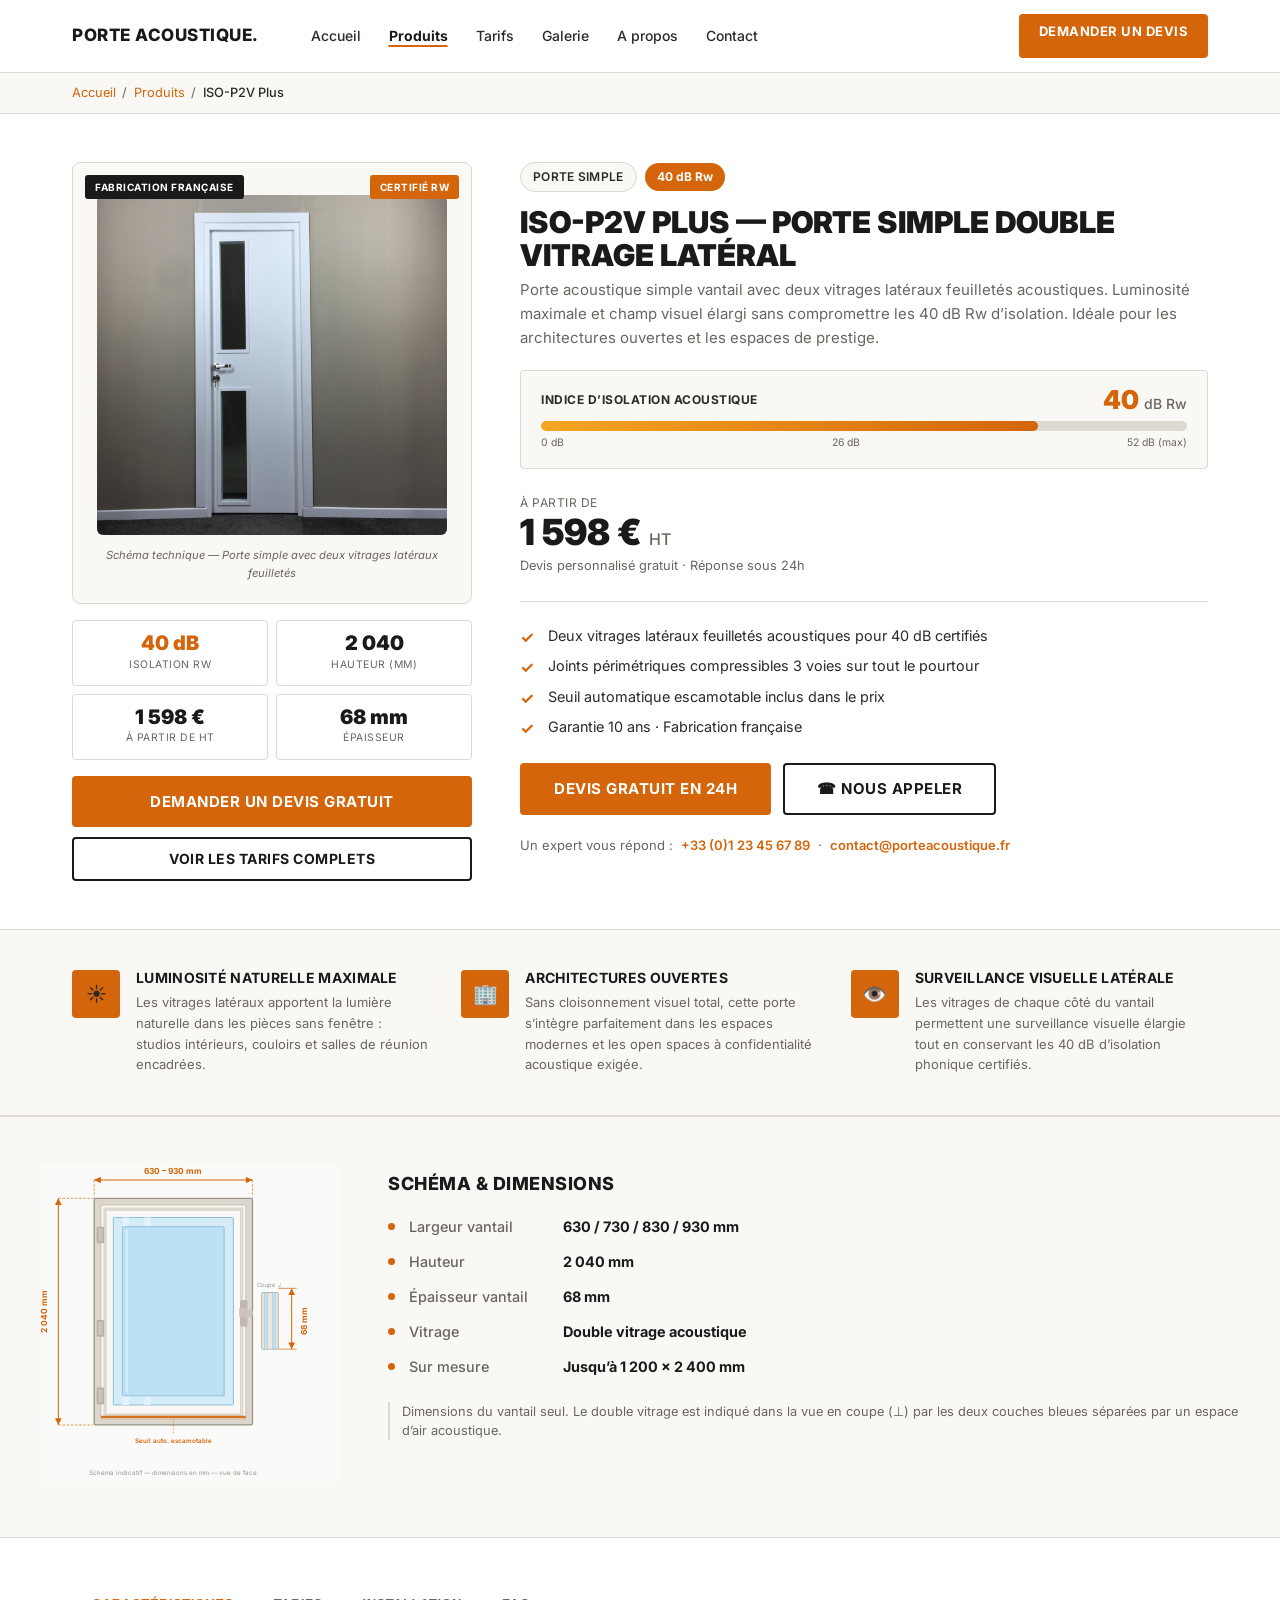
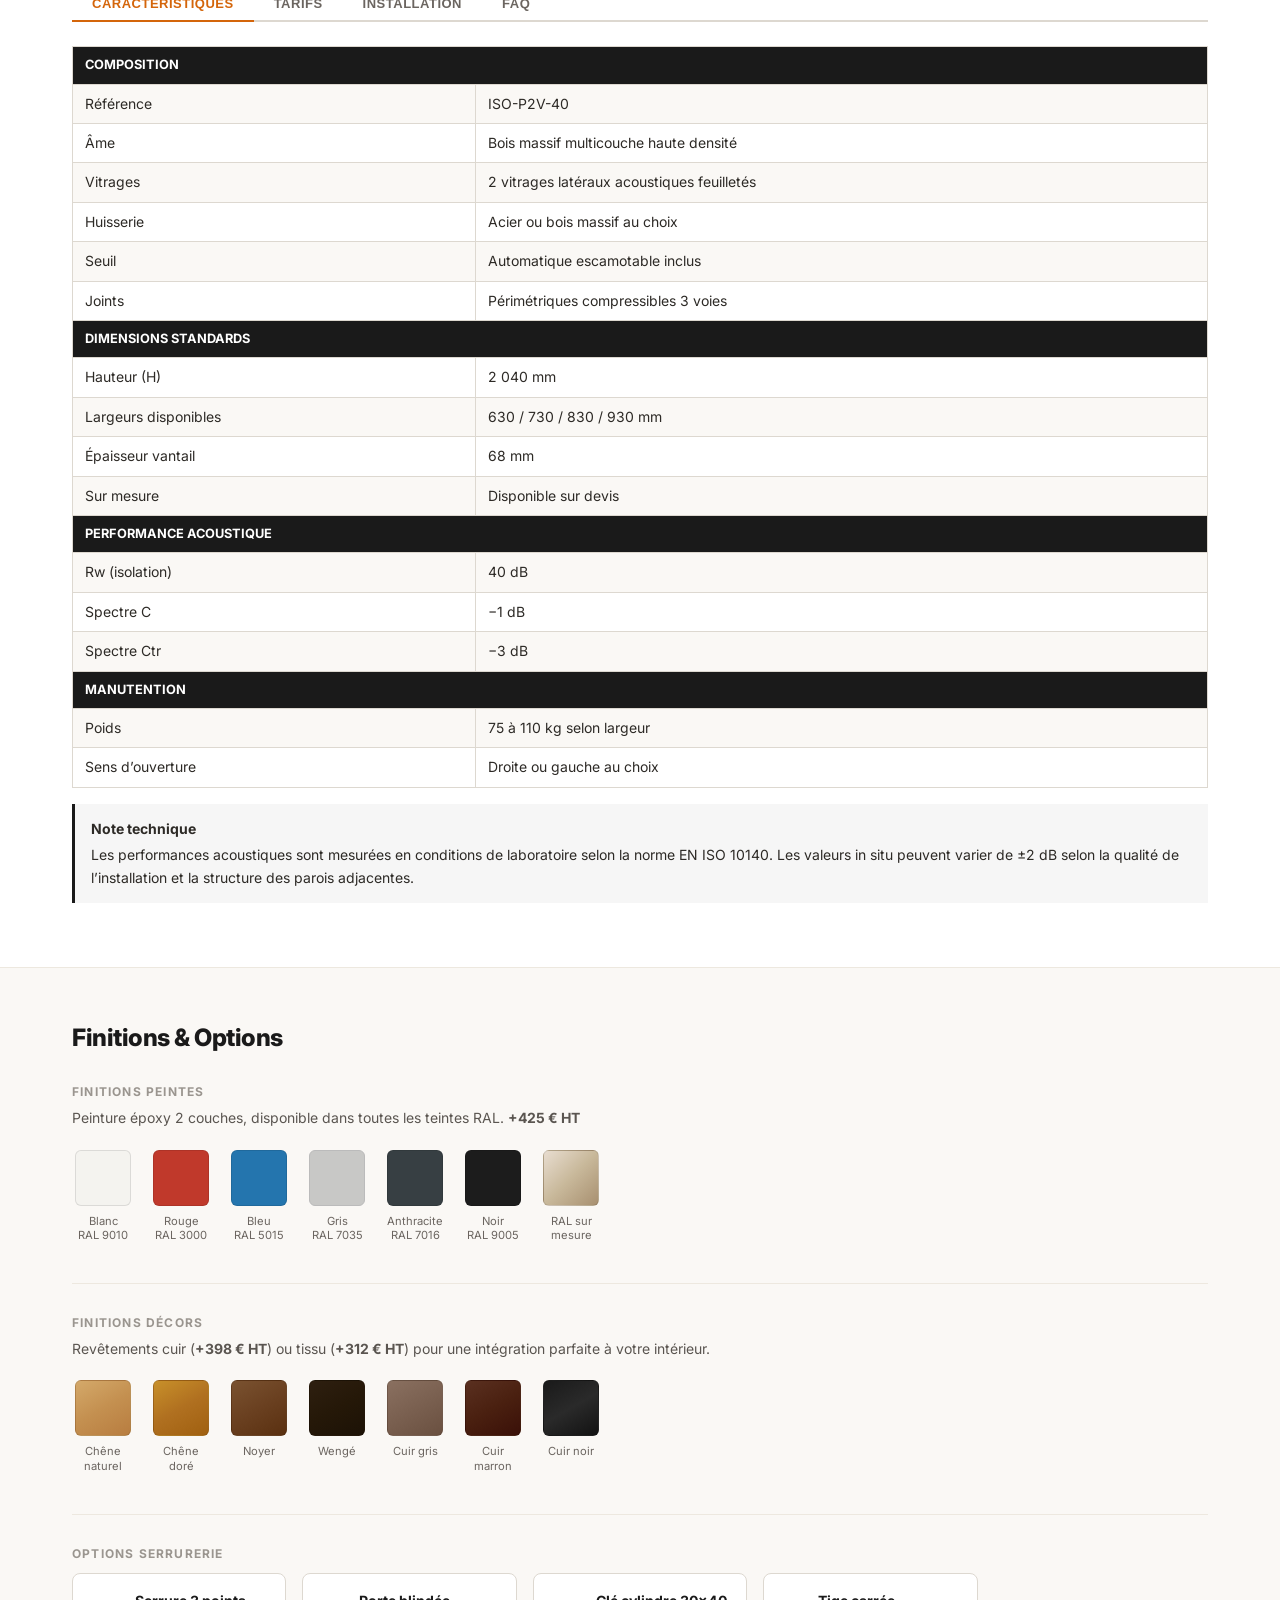
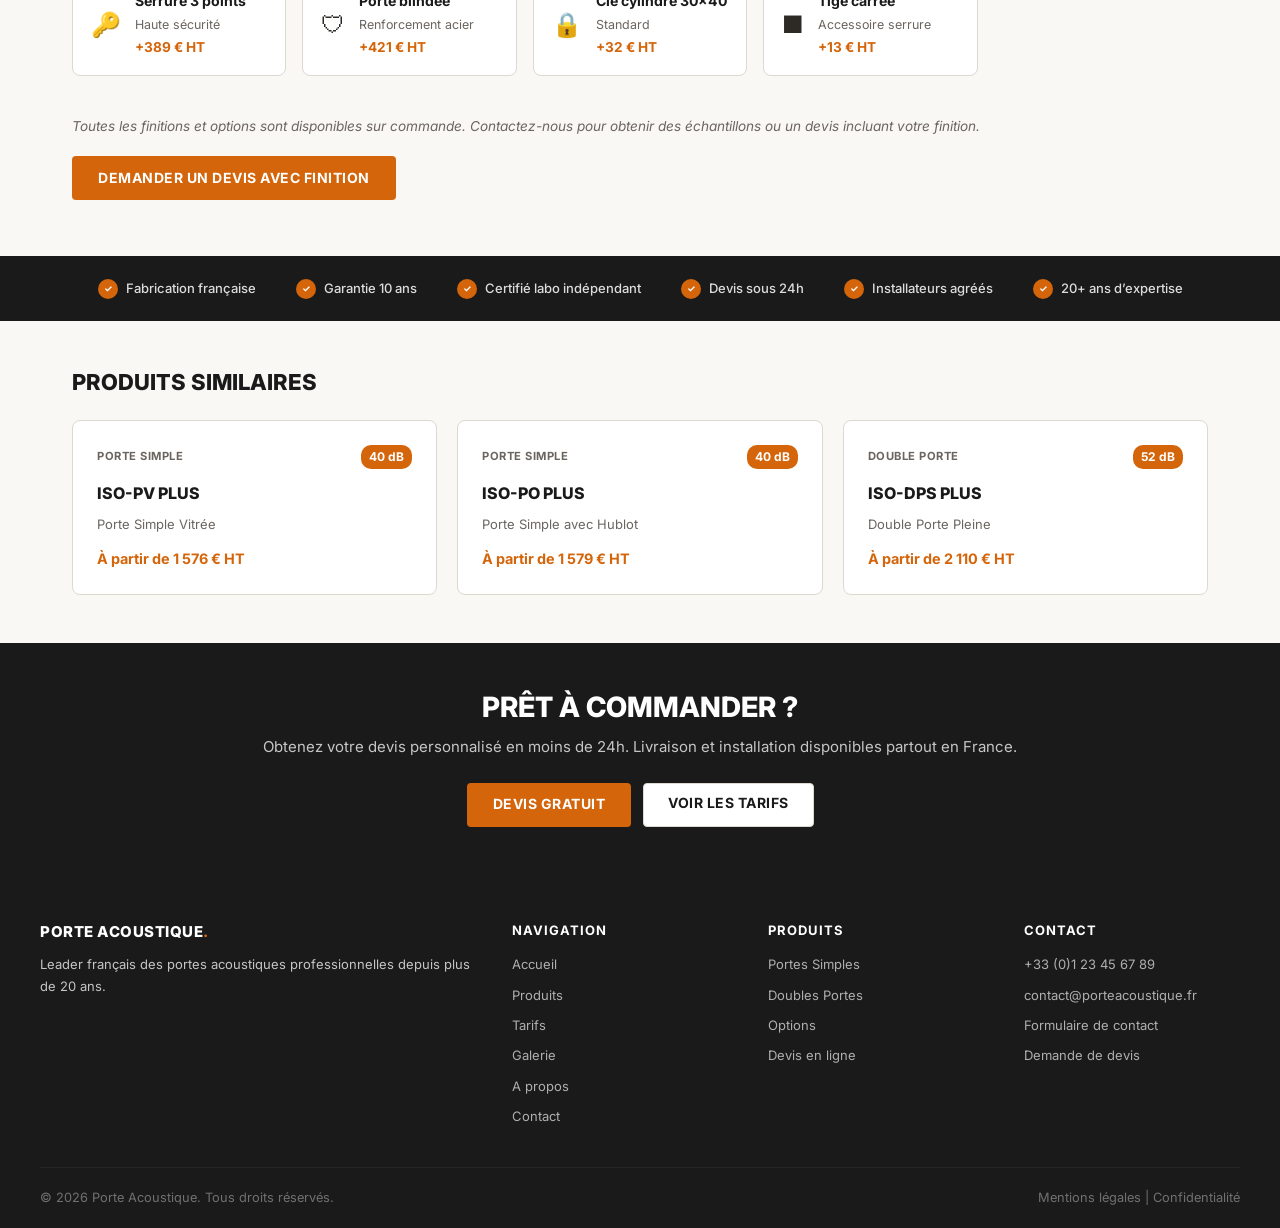
<file: produit-iso-p2v-plus.html>
<!DOCTYPE html>
<html lang="fr">
<head>
    <meta charset="UTF-8">
    <meta name="viewport" content="width=device-width, initial-scale=1.0">
    <title>ISO-P2V Plus &mdash; Porte Simple Double Vitrage Lat&eacute;ral 40 dB | Porte Acoustique</title>
    <meta name="description" content="ISO-P2V Plus : porte acoustique avec deux vitrages lat&eacute;raux feuillet&eacute;s, 40 dB Rw, &agrave; partir de 1&nbsp;598&nbsp;&euro; HT. Luminosit&eacute; maximale et isolation pr&eacute;serv&eacute;e. Fabrication fran&ccedil;aise.">
    <meta name="theme-color" content="#d4650a">
    <link rel="preconnect" href="https://fonts.googleapis.com">
    <link rel="preconnect" href="https://fonts.gstatic.com" crossorigin>
    <link href="https://fonts.googleapis.com/css2?family=Inter:wght@400;500;600;700;800&display=swap" rel="stylesheet">
    <link rel="stylesheet" href="css/style.css">
</head>
<body>

<nav class="navbar">
    <div class="nav-inner">
        <a href="index.html" class="logo">PORTE ACOUSTIQUE<span class="logo-dot">.</span></a>
        <ul class="nav-links" id="navLinks">
            <li><a href="index.html">Accueil</a></li>
            <li><a href="produits.html" class="active">Produits</a></li>
            <li><a href="tarifs.html">Tarifs</a></li>
            <li><a href="galerie.html">Galerie</a></li>
            <li><a href="a-propos.html">A propos</a></li>
            <li><a href="contact.html">Contact</a></li>
            <li class="nav-mobile-devis"><a href="devis.html">Devis gratuit &rarr;</a></li>
        </ul>
        <a href="devis.html" class="btn btn-nav-devis">Demander un Devis</a>
        <button class="mobile-toggle" id="mobileToggle" aria-label="Menu" aria-expanded="false" aria-controls="navLinks">
            <span></span><span></span><span></span>
        </button>
    </div>
</nav>

<div class="pdp-breadcrumb-bar">
    <div class="container">
        <a href="index.html">Accueil</a>
        <span class="sep">/</span>
        <a href="produits.html">Produits</a>
        <span class="sep">/</span>
        <span>ISO-P2V Plus</span>
    </div>
</div>

<section class="pdp-section">
    <div class="container">
        <div class="pdp-layout">

            <aside class="pdp-visual">
                <div class="pdp-visual-wrap">
                    <span class="pdp-fab-badge">Fabrication fran&ccedil;aise</span>
                    <span class="pdp-cert-badge">Certifi&eacute; Rw</span>
                    <img src="images_agenererplustard/IMG_5763.jpg" alt="ISO-P2V Plus porte acoustique simple double vitrage lat&eacute;ral" style="width:100%;max-height:340px;object-fit:cover;border-radius:6px;">
                    <p class="pdp-schema-label">Sch&eacute;ma technique &mdash; Porte simple avec deux vitrages lat&eacute;raux feuillet&eacute;s</p>
                </div>
                <div class="pdp-quick-stats">
                    <div class="pdp-stat"><div class="pdp-stat-val highlight">40 dB</div><div class="pdp-stat-lbl">Isolation Rw</div></div>
                    <div class="pdp-stat"><div class="pdp-stat-val">2 040</div><div class="pdp-stat-lbl">Hauteur (mm)</div></div>
                    <div class="pdp-stat"><div class="pdp-stat-val">1 598 &euro;</div><div class="pdp-stat-lbl">&Agrave; partir de HT</div></div>
                    <div class="pdp-stat"><div class="pdp-stat-val">68 mm</div><div class="pdp-stat-lbl">&Eacute;paisseur</div></div>
                </div>
                <div class="pdp-visual-cta">
                    <a href="devis.html?modele=ISO-P2V-Plus" class="btn btn-orange btn-full btn-lg">Demander un devis gratuit</a>
                    <a href="tarifs.html#portes-simples" class="btn btn-outline btn-full">Voir les tarifs complets</a>
                </div>
            </aside>

            <div class="pdp-info">
                <div class="pdp-badges">
                    <span class="badge-cat">Porte Simple</span>
                    <span class="badge-db">40 dB Rw</span>
                </div>
                <h1>ISO-P2V Plus &mdash; Porte Simple Double Vitrage Lat&eacute;ral</h1>
                <p class="pdp-subtitle">Porte acoustique simple vantail avec deux vitrages lat&eacute;raux feuillet&eacute;s acoustiques. Luminosit&eacute; maximale et champ visuel &eacute;largi sans compromettre les 40 dB Rw d&rsquo;isolation. Id&eacute;ale pour les architectures ouvertes et les espaces de prestige.</p>

                <div class="db-perf-wrap">
                    <div class="db-perf-label-row">
                        <span class="db-perf-title">Indice d&rsquo;isolation acoustique</span>
                        <span class="db-perf-value">40 <span>dB Rw</span></span>
                    </div>
                    <div class="db-bar-track">
                        <div class="db-bar-fill" style="width:77%"></div>
                    </div>
                    <div class="db-scale"><span>0 dB</span><span>26 dB</span><span>52 dB (max)</span></div>
                </div>

                <div class="pdp-price-block">
                    <div class="pdp-price-from">&Agrave; partir de</div>
                    <div class="pdp-price-val">1 598 &euro; <span>HT</span></div>
                    <div class="pdp-price-note">Devis personnalis&eacute; gratuit &middot; R&eacute;ponse sous 24h</div>
                </div>

                <ul class="pdp-highlights">
                    <li class="pdp-highlight">Deux vitrages lat&eacute;raux feuillet&eacute;s acoustiques pour 40 dB certifi&eacute;s</li>
                    <li class="pdp-highlight">Joints p&eacute;rim&eacute;triques compressibles 3 voies sur tout le pourtour</li>
                    <li class="pdp-highlight">Seuil automatique escamotable inclus dans le prix</li>
                    <li class="pdp-highlight">Garantie 10 ans &middot; Fabrication fran&ccedil;aise</li>
                </ul>

                <div class="pdp-cta-block">
                    <a href="devis.html?modele=ISO-P2V-Plus" class="btn btn-orange btn-lg">Devis gratuit en 24h</a>
                    <a href="tel:+33123456789" class="btn btn-outline btn-lg">&#9742; Nous appeler</a>
                </div>

                <div class="pdp-contact-line">
                    <span>Un expert vous r&eacute;pond :</span>
                    <a href="tel:+33123456789">+33 (0)1 23 45 67 89</a>
                    <span>&middot;</span>
                    <a href="mailto:contact@porteacoustique.fr">contact@porteacoustique.fr</a>
                </div>
            </div>

        </div>
    </div>
</section>

<section class="pdp-args-section">
    <div class="container">
        <div class="pdp-args-grid">
            <div class="pdp-arg-item">
                <div class="pdp-arg-icon">&#9728;&#65039;</div>
                <div class="pdp-arg-text">
                    <h4>Luminosit&eacute; naturelle maximale</h4>
                    <p>Les vitrages lat&eacute;raux apportent la lumi&egrave;re naturelle dans les pi&egrave;ces sans fen&ecirc;tre : studios int&eacute;rieurs, couloirs et salles de r&eacute;union encadr&eacute;es.</p>
                </div>
            </div>
            <div class="pdp-arg-item">
                <div class="pdp-arg-icon">&#127970;</div>
                <div class="pdp-arg-text">
                    <h4>Architectures ouvertes</h4>
                    <p>Sans cloisonnement visuel total, cette porte s&rsquo;int&egrave;gre parfaitement dans les espaces modernes et les open spaces &agrave; confidentialit&eacute; acoustique exig&eacute;e.</p>
                </div>
            </div>
            <div class="pdp-arg-item">
                <div class="pdp-arg-icon">&#128065;&#65039;</div>
                <div class="pdp-arg-text">
                    <h4>Surveillance visuelle lat&eacute;rale</h4>
                    <p>Les vitrages de chaque c&ocirc;t&eacute; du vantail permettent une surveillance visuelle &eacute;largie tout en conservant les 40 dB d&rsquo;isolation phonique certifi&eacute;s.</p>
                </div>
            </div>
        </div>
    </div>
</section>

<!-- Schéma technique -->
<section class="pdp-schema-section">
    <div class="pdp-schema-inner">
        <div class="pdp-schema-drawing">
            <svg viewBox="0 0 360 380" xmlns="http://www.w3.org/2000/svg" style="width:300px;max-width:100%;font-family:Inter,Arial,sans-serif;" aria-label="Schéma technique ISO-P2V Plus">
                <rect width="360" height="380" fill="#fafaf8" rx="4"/>
                <!-- Dormant -->
                <rect x="65" y="40" width="190" height="272" rx="2" fill="#ddd6cc" stroke="#9a9288" stroke-width="1.5"/>
                <!-- Vantail -->
                <rect x="73" y="48" width="174" height="257" rx="1" fill="#faf8f4" stroke="#c8c0b0" stroke-width="1.2"/>
                <rect x="78" y="53" width="164" height="247" fill="none" stroke="#ddd8d0" stroke-width="4"/>
                <!-- Double vitrage — vitre extérieure -->
                <rect x="88" y="63" width="144" height="225" rx="1" fill="#d4ecf8" stroke="#90bcd8" stroke-width="1.2"/>
                <!-- Espace inter-vitre (bande légèrement différente) -->
                <rect x="99" y="63" width="8" height="225" fill="#e4f2fc"/>
                <rect x="125" y="63" width="8" height="225" fill="#e4f2fc"/>
                <!-- Vitre intérieure (légèrement décalée) -->
                <rect x="99" y="74" width="122" height="203" rx="1" fill="#bce0f4" stroke="#78aed0" stroke-width="0.8"/>
                <line x1="104" y1="78" x2="104" y2="272" stroke="rgba(255,255,255,0.5)" stroke-width="2.5"/>
                <!-- Paumelles -->
                <rect x="68" y="74" width="9" height="20" rx="1.5" fill="#b8b0a4"/><rect x="70" y="76" width="5" height="16" rx="1" fill="#ccc4b8"/>
                <rect x="68" y="186" width="9" height="20" rx="1.5" fill="#b8b0a4"/><rect x="70" y="188" width="5" height="16" rx="1" fill="#ccc4b8"/>
                <rect x="68" y="267" width="9" height="20" rx="1.5" fill="#b8b0a4"/><rect x="70" y="269" width="5" height="16" rx="1" fill="#ccc4b8"/>
                <!-- Poignée -->
                <rect x="240" y="162" width="9" height="32" rx="2" fill="#c0b8b0"/>
                <path d="M239 172 Q253 172 255 175 Q257 178 255 181 Q253 184 239 182 Z" fill="#ccc4bc"/>
                <!-- Seuil -->
                <rect x="73" y="301" width="174" height="3" rx="1" fill="#d4650a" opacity="0.9"/>
                <line x1="160" y1="304" x2="160" y2="324" stroke="#d4650a" stroke-width="0.7" stroke-dasharray="2,2"/>
                <text x="160" y="334" text-anchor="middle" font-size="7.5" fill="#d4650a" font-weight="600">Seuil auto. escamotable</text>
                <!-- COTE LARGEUR -->
                <line x1="65" y1="18" x2="255" y2="18" stroke="#d4650a" stroke-width="1.2"/>
                <polygon points="65,18 73,14 73,22" fill="#d4650a"/>
                <polygon points="255,18 247,14 247,22" fill="#d4650a"/>
                <line x1="65" y1="18" x2="65" y2="39" stroke="#d4650a" stroke-width="0.8" stroke-dasharray="3,2"/>
                <line x1="255" y1="18" x2="255" y2="39" stroke="#d4650a" stroke-width="0.8" stroke-dasharray="3,2"/>
                <text x="160" y="11" text-anchor="middle" font-size="10" fill="#d4650a" font-weight="700">630 &#x2013; 930 mm</text>
                <!-- COTE HAUTEUR -->
                <line x1="22" y1="40" x2="22" y2="312" stroke="#d4650a" stroke-width="1.2"/>
                <polygon points="22,40 18,48 26,48" fill="#d4650a"/>
                <polygon points="22,312 18,304 26,304" fill="#d4650a"/>
                <line x1="22" y1="40" x2="64" y2="40" stroke="#d4650a" stroke-width="0.8" stroke-dasharray="3,2"/>
                <line x1="22" y1="312" x2="64" y2="312" stroke="#d4650a" stroke-width="0.8" stroke-dasharray="3,2"/>
                <text x="9" y="176" text-anchor="middle" font-size="10" fill="#d4650a" font-weight="700" transform="rotate(-90,9,176)">2 040 mm</text>
                <!-- VUE EN COUPE (double vitrage visible) -->
                <text x="276" y="146" text-anchor="middle" font-size="7" fill="#9a9490" font-style="italic">Coupe &#x22A5;</text>
                <rect x="266" y="153" width="20" height="68" rx="1" fill="#ede8de" stroke="#b0a898" stroke-width="1"/>
                <!-- 2 vitres dans la coupe -->
                <rect x="269" y="153" width="4" height="68" fill="#c4dff0" stroke="#90bcd8" stroke-width="0.5"/>
                <rect x="279" y="153" width="4" height="68" fill="#c4dff0" stroke="#90bcd8" stroke-width="0.5"/>
                <line x1="286" y1="148" x2="308" y2="148" stroke="#d4650a" stroke-width="0.8"/>
                <line x1="286" y1="221" x2="308" y2="221" stroke="#d4650a" stroke-width="0.8"/>
                <line x1="302" y1="148" x2="302" y2="221" stroke="#d4650a" stroke-width="1.2"/>
                <polygon points="302,148 298,156 306,156" fill="#d4650a"/>
                <polygon points="302,221 298,213 306,213" fill="#d4650a"/>
                <text x="320" y="187" text-anchor="middle" font-size="10" fill="#d4650a" font-weight="700" transform="rotate(-90,320,187)">68 mm</text>
                <text x="160" y="372" text-anchor="middle" font-size="7.5" fill="#9a9490">Sch&#xe9;ma indicatif &#x2014; dimensions en mm &#x2014; vue de face</text>
            </svg>
        </div>
        <div class="pdp-schema-info">
            <h2 class="pdp-schema-info-title">Sch&eacute;ma &amp; Dimensions</h2>
            <ul class="pdp-schema-dims">
                <li><span class="dim-dot"></span><span class="dim-label">Largeur vantail</span><span class="dim-value">630 / 730 / 830 / 930 mm</span></li>
                <li><span class="dim-dot"></span><span class="dim-label">Hauteur</span><span class="dim-value">2 040 mm</span></li>
                <li><span class="dim-dot"></span><span class="dim-label">&Eacute;paisseur vantail</span><span class="dim-value">68 mm</span></li>
                <li><span class="dim-dot"></span><span class="dim-label">Vitrage</span><span class="dim-value">Double vitrage acoustique</span></li>
                <li><span class="dim-dot"></span><span class="dim-label">Sur mesure</span><span class="dim-value">Jusqu&#x2019;&agrave; 1 200 &#xd7; 2 400 mm</span></li>
            </ul>
            <p class="pdp-schema-note">Dimensions du vantail seul. Le double vitrage est indiqu&eacute; dans la vue en coupe (&#x22A5;) par les deux couches bleues s&eacute;par&eacute;es par un espace d&rsquo;air acoustique.</p>
        </div>
    </div>
</section>

<section class="section">
    <div class="container">
        <div class="tabs-nav">
            <button class="tab-btn active" data-tab="tab-carac">Caract&eacute;ristiques</button>
            <button class="tab-btn" data-tab="tab-tarifs">Tarifs</button>
            <button class="tab-btn" data-tab="tab-install">Installation</button>
            <button class="tab-btn" data-tab="tab-faq">FAQ</button>
        </div>

        <div class="tab-panel active" id="tab-carac">
            <table class="specs-table">
                <tbody>
                    <tr class="specs-section-head"><td colspan="2">Composition</td></tr>
                    <tr><td>R&eacute;f&eacute;rence</td><td>ISO-P2V-40</td></tr>
                    <tr><td>&Acirc;me</td><td>Bois massif multicouche haute densit&eacute;</td></tr>
                    <tr><td>Vitrages</td><td>2 vitrages lat&eacute;raux acoustiques feuillet&eacute;s</td></tr>
                    <tr><td>Huisserie</td><td>Acier ou bois massif au choix</td></tr>
                    <tr><td>Seuil</td><td>Automatique escamotable inclus</td></tr>
                    <tr><td>Joints</td><td>P&eacute;rim&eacute;triques compressibles 3 voies</td></tr>
                    <tr class="specs-section-head"><td colspan="2">Dimensions standards</td></tr>
                    <tr><td>Hauteur (H)</td><td>2 040 mm</td></tr>
                    <tr><td>Largeurs disponibles</td><td>630 / 730 / 830 / 930 mm</td></tr>
                    <tr><td>&Eacute;paisseur vantail</td><td>68 mm</td></tr>
                    <tr><td>Sur mesure</td><td>Disponible sur devis</td></tr>
                    <tr class="specs-section-head"><td colspan="2">Performance acoustique</td></tr>
                    <tr><td>Rw (isolation)</td><td>40 dB</td></tr>
                    <tr><td>Spectre C</td><td>&minus;1 dB</td></tr>
                    <tr><td>Spectre Ctr</td><td>&minus;3 dB</td></tr>
                    <tr class="specs-section-head"><td colspan="2">Manutention</td></tr>
                    <tr><td>Poids</td><td>75 &agrave; 110 kg selon largeur</td></tr>
                    <tr><td>Sens d&rsquo;ouverture</td><td>Droite ou gauche au choix</td></tr>
                </tbody>
            </table>
            <div class="warning-box">
                <strong>Note technique</strong>
                Les performances acoustiques sont mesur&eacute;es en conditions de laboratoire selon la norme EN ISO 10140. Les valeurs in situ peuvent varier de &plusmn;2 dB selon la qualit&eacute; de l&rsquo;installation et la structure des parois adjacentes.
            </div>
        </div>

        <div class="tab-panel" id="tab-tarifs">
            <table class="specs-table">
                <thead>
                    <tr><th>Dimension</th><th>Tarif HT</th></tr>
                </thead>
                <tbody>
                    <tr><td>630 &times; 2 040 mm</td><td>1 598 &euro;</td></tr>
                    <tr><td>730 &times; 2 040 mm</td><td>1 721 &euro;</td></tr>
                    <tr><td>830 &times; 2 040 mm</td><td>1 861 &euro;</td></tr>
                    <tr><td>930 &times; 2 040 mm</td><td>1 921 &euro;</td></tr>
                </tbody>
            </table>
            <table class="specs-table" style="margin-top:1rem;">
                <thead><tr><th colspan="2">Options tarifaires</th></tr></thead>
                <tbody>
                    <tr><td>Serrure 3 points</td><td>389 &euro;</td></tr>
                    <tr><td>Finition cuir 1 c&ocirc;t&eacute;</td><td>398 &euro;</td></tr>
                    <tr><td>Finition tissu 1 c&ocirc;t&eacute;</td><td>312 &euro;</td></tr>
                    <tr><td>Peinture &eacute;poxy 2 c&ocirc;t&eacute;s (RAL)</td><td>425 &euro;</td></tr>
                    <tr><td>Porte blind&eacute;e</td><td>421 &euro;</td></tr>
                    <tr><td>Tige carr&eacute;</td><td>13 &euro;</td></tr>
                    <tr><td>Cl&eacute; cylindre 30x40</td><td>32 &euro;</td></tr>
                </tbody>
            </table>
            <div class="info-box" style="margin-top:1.5rem;">
                <strong>Dimension hors standard ?</strong>
                Demandez un devis sur mesure &mdash; nous r&eacute;alisons toutes dimensions jusqu&rsquo;&agrave; 1&nbsp;200 &times; 2&nbsp;400 mm.
            </div>
            <div style="margin-top:1.5rem;display:flex;gap:1rem;flex-wrap:wrap;">
                <a href="devis.html?modele=ISO-P2V-Plus" class="btn btn-orange">Demander un devis</a>
                <a href="tarifs.html#portes-simples" class="btn btn-outline">Voir tous les tarifs</a>
            </div>
        </div>

        <div class="tab-panel" id="tab-install">
            <div class="install-steps">
                <div class="install-step">
                    <div class="install-step-num">1</div>
                    <div class="install-step-content">
                        <strong>Pr&eacute;paration de l&rsquo;ouverture</strong>
                        <p>V&eacute;rification des cotes brutes : hauteur +10 mm, largeur +10 mm minimum. L&rsquo;ouverture doit &ecirc;tre d&rsquo;aplomb et de niveau avant la pose de l&rsquo;huisserie.</p>
                    </div>
                </div>
                <div class="install-step">
                    <div class="install-step-num">2</div>
                    <div class="install-step-content">
                        <strong>Mise en place de l&rsquo;huisserie</strong>
                        <p>Calage, v&eacute;rification de l&rsquo;&eacute;querrage et scellement selon le support. Bourrage complet des jours avec mousse acoustique haute densit&eacute;.</p>
                    </div>
                </div>
                <div class="install-step">
                    <div class="install-step-num">3</div>
                    <div class="install-step-content">
                        <strong>Accrochage du vantail</strong>
                        <p>Mise en place du vantail sur les paumelles pr&eacute;-r&eacute;gl&eacute;es. R&eacute;glage tridimensionnel pour alignement parfait avec les joints p&eacute;rim&eacute;triques.</p>
                    </div>
                </div>
                <div class="install-step">
                    <div class="install-step-num">4</div>
                    <div class="install-step-content">
                        <strong>R&eacute;glage &amp; contr&ocirc;le acoustique</strong>
                        <p>R&eacute;glage de la course du seuil escamotable. Test d&rsquo;&eacute;tanch&eacute;it&eacute; et v&eacute;rification de la bonne compression des joints sur tout le p&eacute;rim&egrave;tre.</p>
                    </div>
                </div>
            </div>
            <div class="warning-box">
                <strong>Installation professionnelle recommand&eacute;e</strong>
                Pour garantir les 40 dB annonc&eacute;s, la pose doit &ecirc;tre r&eacute;alis&eacute;e par un menuisier qualifi&eacute;. Contactez-nous pour &ecirc;tre mis en relation avec nos installateurs partenaires agr&eacute;&eacute;s.
            </div>
        </div>

        <div class="tab-panel" id="tab-faq">
            <div class="faq-list">
                <div class="faq-item">
                    <button class="faq-q">Quelle est la diff&eacute;rence avec l&rsquo;ISO-PV Plus ? <span class="faq-chevron">&#9660;</span></button>
                    <div class="faq-a">L&rsquo;ISO-PV Plus poss&egrave;de un vitrage int&eacute;gr&eacute; au centre du vantail. L&rsquo;ISO-P2V Plus a deux vitrages lat&eacute;raux de part et d&rsquo;autre du vantail, ce qui &eacute;largit le champ visuel et apporte davantage de lumi&egrave;re naturelle pour une largeur d&rsquo;ouverture identique.</div>
                </div>
                <div class="faq-item">
                    <button class="faq-q">Les vitrages lat&eacute;raux r&eacute;duisent-ils l&rsquo;isolation ? <span class="faq-chevron">&#9660;</span></button>
                    <div class="faq-a">Non. Les vitrages feuillet&eacute;s acoustiques sont sp&eacute;cialement con&ccedil;us pour maintenir les performances &agrave; 40 dB Rw, identiques au mod&egrave;le ISO-PV Plus. La technologie feuilleté acoustique assure une atténuation &eacute;quivalente &agrave; l&rsquo;&acirc;me bois du vantail.</div>
                </div>
                <div class="faq-item">
                    <button class="faq-q">Les vitrages peuvent-ils &ecirc;tre teint&eacute;s ? <span class="faq-chevron">&#9660;</span></button>
                    <div class="faq-a">Oui, nous proposons des vitrages feuillet&eacute;s teint&eacute; bronze ou fum&eacute; en option sur devis. &Agrave; pr&eacute;ciser lors de votre demande pour une int&eacute;gration parfaite &agrave; votre espace.</div>
                </div>
                <div class="faq-item">
                    <button class="faq-q">Peut-on commander des dimensions sur mesure ? <span class="faq-chevron">&#9660;</span></button>
                    <div class="faq-a">Absolument. Nous r&eacute;alisons toutes dimensions jusqu&rsquo;&agrave; 1&nbsp;200 &times; 2&nbsp;400 mm. Contactez-nous pour un devis adapt&eacute; &agrave; votre ouverture sp&eacute;cifique.</div>
                </div>
            </div>
        </div>

    </div>
</section>

<section class="finitions-section">
    <div class="container">
        <h2 class="finitions-title">Finitions &amp; Options</h2>

        <div class="finitions-group">
            <h3>Finitions peintes</h3>
            <p class="finitions-desc">Peinture &eacute;poxy 2 couches, disponible dans toutes les teintes RAL. <strong>+425 &euro; HT</strong></p>
            <div class="swatch-grid">
                <div class="swatch"><div class="swatch-color" style="background:#f4f3ef;"></div><span>Blanc RAL&nbsp;9010</span></div>
                <div class="swatch"><div class="swatch-color" style="background:#c0392b;"></div><span>Rouge RAL&nbsp;3000</span></div>
                <div class="swatch"><div class="swatch-color" style="background:#2475ae;"></div><span>Bleu RAL&nbsp;5015</span></div>
                <div class="swatch"><div class="swatch-color" style="background:#c8c8c6;border-color:#bbb;"></div><span>Gris RAL&nbsp;7035</span></div>
                <div class="swatch"><div class="swatch-color" style="background:#373f43;"></div><span>Anthracite RAL&nbsp;7016</span></div>
                <div class="swatch"><div class="swatch-color" style="background:#1c1c1c;"></div><span>Noir RAL&nbsp;9005</span></div>
                <div class="swatch"><div class="swatch-color" style="background:linear-gradient(135deg,#e8ddd0,#c8b89a,#a89070);"></div><span>RAL sur mesure</span></div>
            </div>
        </div>

        <hr class="finitions-divider">

        <div class="finitions-group">
            <h3>Finitions d&eacute;cors</h3>
            <p class="finitions-desc">Rev&ecirc;tements cuir (<strong>+398 &euro; HT</strong>) ou tissu (<strong>+312 &euro; HT</strong>) pour une int&eacute;gration parfaite &agrave; votre int&eacute;rieur.</p>
            <div class="swatch-grid">
                <div class="swatch"><div class="swatch-color" style="background:linear-gradient(150deg,#d4a96a,#c49050,#b87d40);"></div><span>Ch&ecirc;ne naturel</span></div>
                <div class="swatch"><div class="swatch-color" style="background:linear-gradient(150deg,#c8902a,#b07020,#a06010);"></div><span>Ch&ecirc;ne dor&eacute;</span></div>
                <div class="swatch"><div class="swatch-color" style="background:linear-gradient(150deg,#7a5230,#6a4020,#5a3010);"></div><span>Noyer</span></div>
                <div class="swatch"><div class="swatch-color" style="background:linear-gradient(150deg,#2e1f10,#251808,#1c1206);"></div><span>Weng&eacute;</span></div>
                <div class="swatch"><div class="swatch-color" style="background:linear-gradient(150deg,#8a7060,#7a6050,#6a5040);"></div><span>Cuir gris</span></div>
                <div class="swatch"><div class="swatch-color" style="background:linear-gradient(150deg,#5a3020,#4a2010,#3a1008);"></div><span>Cuir marron</span></div>
                <div class="swatch"><div class="swatch-color" style="background:linear-gradient(150deg,#1a1a1a,#2a2a2a,#121212);"></div><span>Cuir noir</span></div>
            </div>
        </div>

        <hr class="finitions-divider">

        <div class="finitions-group">
            <h3>Options serrurerie</h3>
            <div class="options-grid">
                <div class="option-card">
                    <div class="option-icon">&#128273;</div>
                    <div class="option-info">
                        <strong>Serrure 3 points</strong>
                        <span>Haute s&eacute;curit&eacute;</span>
                        <span class="option-price">+389 &euro; HT</span>
                    </div>
                </div>
                <div class="option-card">
                    <div class="option-icon">&#128737;</div>
                    <div class="option-info">
                        <strong>Porte blind&eacute;e</strong>
                        <span>Renforcement acier</span>
                        <span class="option-price">+421 &euro; HT</span>
                    </div>
                </div>
                <div class="option-card">
                    <div class="option-icon">&#128274;</div>
                    <div class="option-info">
                        <strong>Cl&eacute; cylindre 30&times;40</strong>
                        <span>Standard</span>
                        <span class="option-price">+32 &euro; HT</span>
                    </div>
                </div>
                <div class="option-card">
                    <div class="option-icon">&#9632;</div>
                    <div class="option-info">
                        <strong>Tige carr&eacute;e</strong>
                        <span>Accessoire serrure</span>
                        <span class="option-price">+13 &euro; HT</span>
                    </div>
                </div>
            </div>
        </div>

        <p class="finitions-note">Toutes les finitions et options sont disponibles sur commande. Contactez-nous pour obtenir des &eacute;chantillons ou un devis incluant votre finition.</p>
        <div style="margin-top:1.25rem;">
            <a href="devis.html?modele=ISO-P2V-Plus" class="btn btn-orange">Demander un devis avec finition</a>
        </div>
    </div>
</section>

<div class="trust-strip-v2">
    <div class="trust-strip-v2-inner">
        <div class="trust-item-v2"><span class="trust-icon-v2">&#10003;</span> Fabrication fran&ccedil;aise</div>
        <div class="trust-item-v2"><span class="trust-icon-v2">&#10003;</span> Garantie 10 ans</div>
        <div class="trust-item-v2"><span class="trust-icon-v2">&#10003;</span> Certifi&eacute; labo ind&eacute;pendant</div>
        <div class="trust-item-v2"><span class="trust-icon-v2">&#10003;</span> Devis sous 24h</div>
        <div class="trust-item-v2"><span class="trust-icon-v2">&#10003;</span> Installateurs agr&eacute;&eacute;s</div>
        <div class="trust-item-v2"><span class="trust-icon-v2">&#10003;</span> 20+ ans d&rsquo;expertise</div>
    </div>
</div>

<section class="related-section">
    <div class="container">
        <h2 class="related-title">Produits similaires</h2>
        <div class="related-grid">
            <a href="produit-iso-pv-plus.html" class="related-card">
                <div class="related-card-header">
                    <span class="related-card-cat">Porte Simple</span>
                    <span class="related-card-db">40 dB</span>
                </div>
                <div class="related-card-name">ISO-PV Plus</div>
                <div class="related-card-desc">Porte Simple Vitr&eacute;e</div>
                <div class="related-card-price">&Agrave; partir de 1 576 &euro; HT</div>
            </a>
            <a href="produit-iso-po-plus.html" class="related-card">
                <div class="related-card-header">
                    <span class="related-card-cat">Porte Simple</span>
                    <span class="related-card-db">40 dB</span>
                </div>
                <div class="related-card-name">ISO-PO Plus</div>
                <div class="related-card-desc">Porte Simple avec Hublot</div>
                <div class="related-card-price">&Agrave; partir de 1 579 &euro; HT</div>
            </a>
            <a href="produit-iso-dps-plus.html" class="related-card">
                <div class="related-card-header">
                    <span class="related-card-cat">Double Porte</span>
                    <span class="related-card-db">52 dB</span>
                </div>
                <div class="related-card-name">ISO-DPS Plus</div>
                <div class="related-card-desc">Double Porte Pleine</div>
                <div class="related-card-price">&Agrave; partir de 2 110 &euro; HT</div>
            </a>
        </div>
    </div>
</section>

<section class="cta-banner">
    <div class="container">
        <h2>Pr&ecirc;t &agrave; commander ?</h2>
        <p>Obtenez votre devis personnalis&eacute; en moins de 24h. Livraison et installation disponibles partout en France.</p>
        <div class="btn-group">
            <a href="devis.html?modele=ISO-P2V-Plus" class="btn btn-accent">Devis Gratuit</a>
            <a href="tarifs.html#portes-simples" class="btn btn-secondary">Voir les Tarifs</a>
        </div>
    </div>
</section>

<footer>
    <div class="footer-grid">
        <div class="footer-brand">
            <h3>PORTE ACOUSTIQUE<span style="color:var(--orange)">.</span></h3>
            <p>Leader fran&ccedil;ais des portes acoustiques professionnelles depuis plus de 20 ans.</p>
        </div>
        <div><h4>Navigation</h4><ul>
            <li><a href="index.html">Accueil</a></li>
            <li><a href="produits.html">Produits</a></li>
            <li><a href="tarifs.html">Tarifs</a></li>
            <li><a href="galerie.html">Galerie</a></li>
            <li><a href="a-propos.html">A propos</a></li>
            <li><a href="contact.html">Contact</a></li>
            <li class="nav-mobile-devis"><a href="devis.html">Devis gratuit &rarr;</a></li>
        </ul></div>
        <div><h4>Produits</h4><ul>
            <li><a href="tarifs.html#portes-simples">Portes Simples</a></li>
            <li><a href="tarifs.html#doubles-portes">Doubles Portes</a></li>
            <li><a href="tarifs.html#options">Options</a></li>
            <li><a href="devis.html">Devis en ligne</a></li>
        </ul></div>
        <div><h4>Contact</h4><ul>
            <li><a href="tel:+33123456789">+33 (0)1 23 45 67 89</a></li>
            <li><a href="mailto:contact@porteacoustique.fr">contact@porteacoustique.fr</a></li>
            <li><a href="contact.html">Formulaire de contact</a></li>
            <li><a href="devis.html">Demande de devis</a></li>
        </ul></div>
    </div>
    <div class="footer-bottom">
        <p>&copy; 2026 Porte Acoustique. Tous droits r&eacute;serv&eacute;s.</p>
        <p><a href="#">Mentions l&eacute;gales</a> | <a href="#">Confidentialit&eacute;</a></p>
    </div>
</footer>

<div class="sticky-devis-mobile" id="stickyDevis">
    <a href="devis.html?modele=ISO-P2V-Plus">Devis gratuit &mdash; ISO-P2V Plus</a>
</div>

<script src="js/main.js"></script>
<script>
document.querySelectorAll('.faq-q').forEach(function(btn){
    btn.addEventListener('click', function(){
        var item = this.closest('.faq-item');
        var wasOpen = item.classList.contains('open');
        document.querySelectorAll('.faq-item').forEach(function(i){ i.classList.remove('open'); });
        if(!wasOpen) item.classList.add('open');
    });
});
</script>
</body>
</html>
</file>
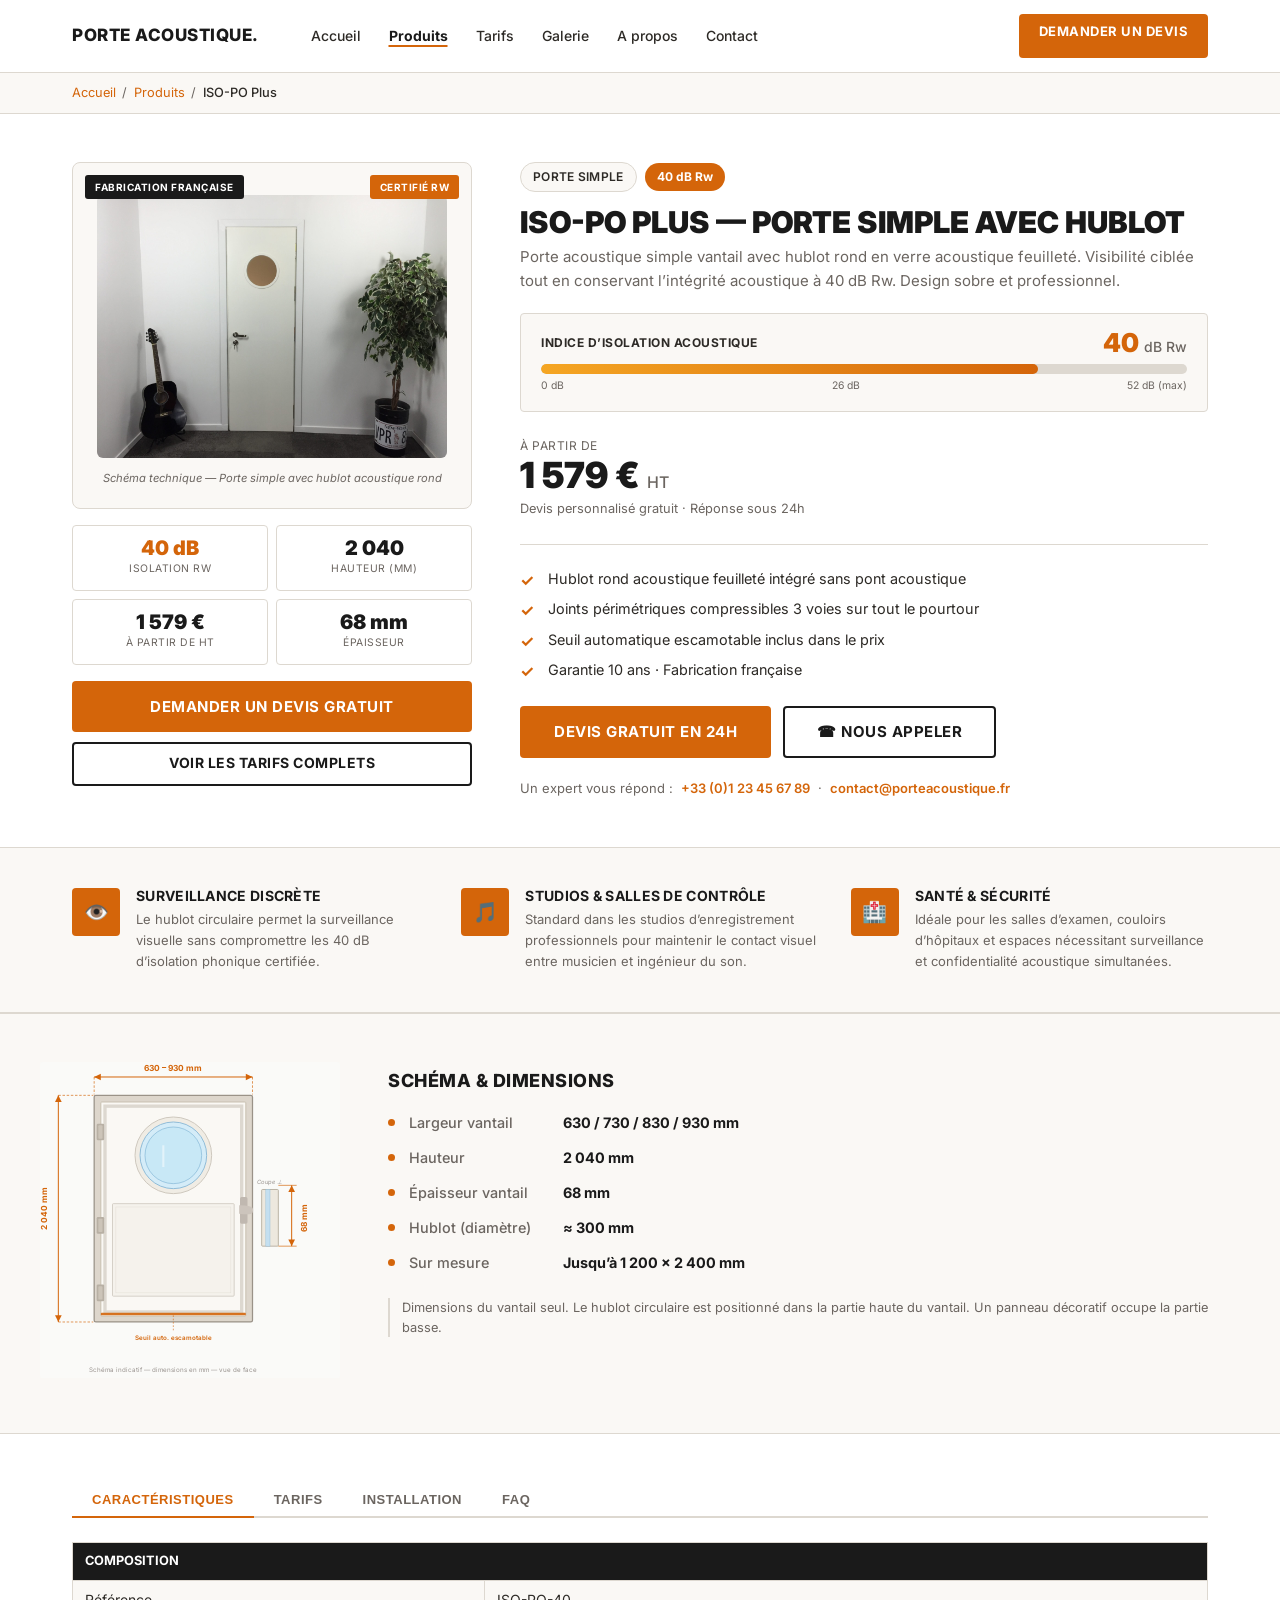
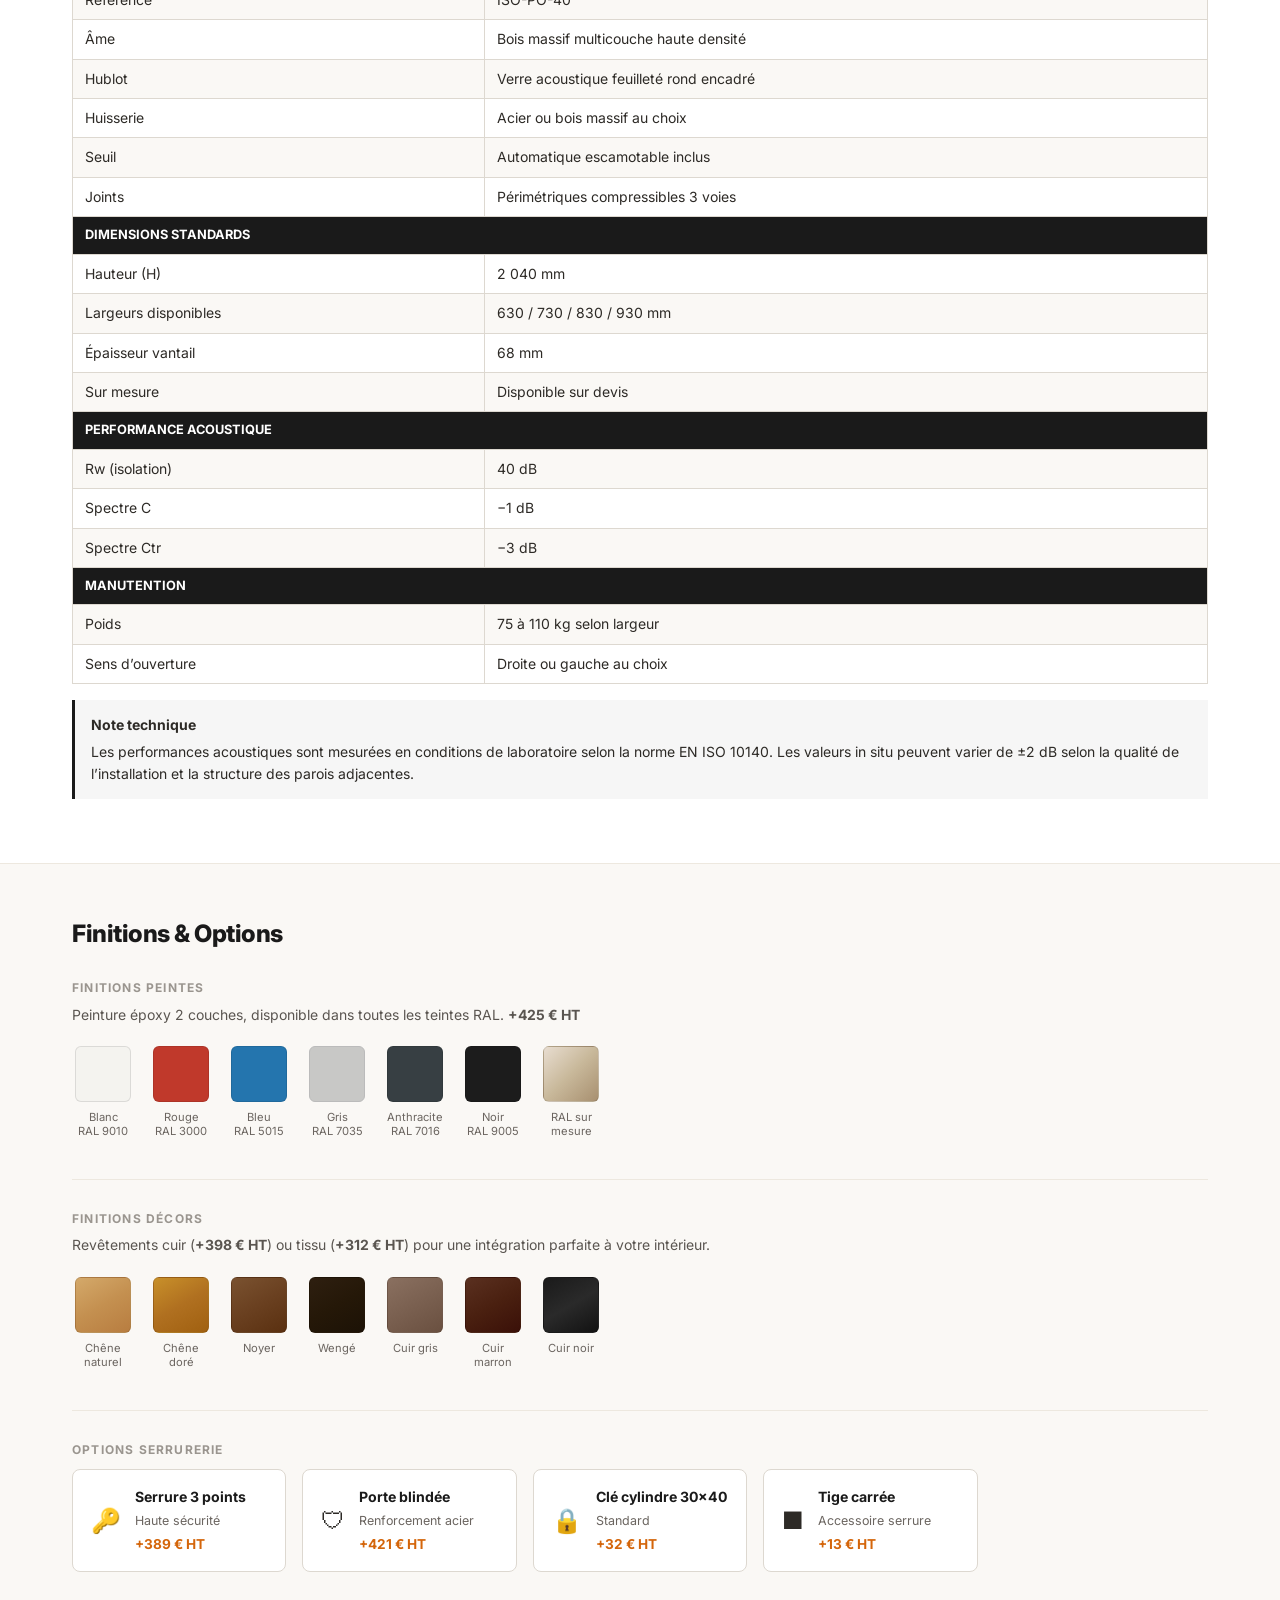
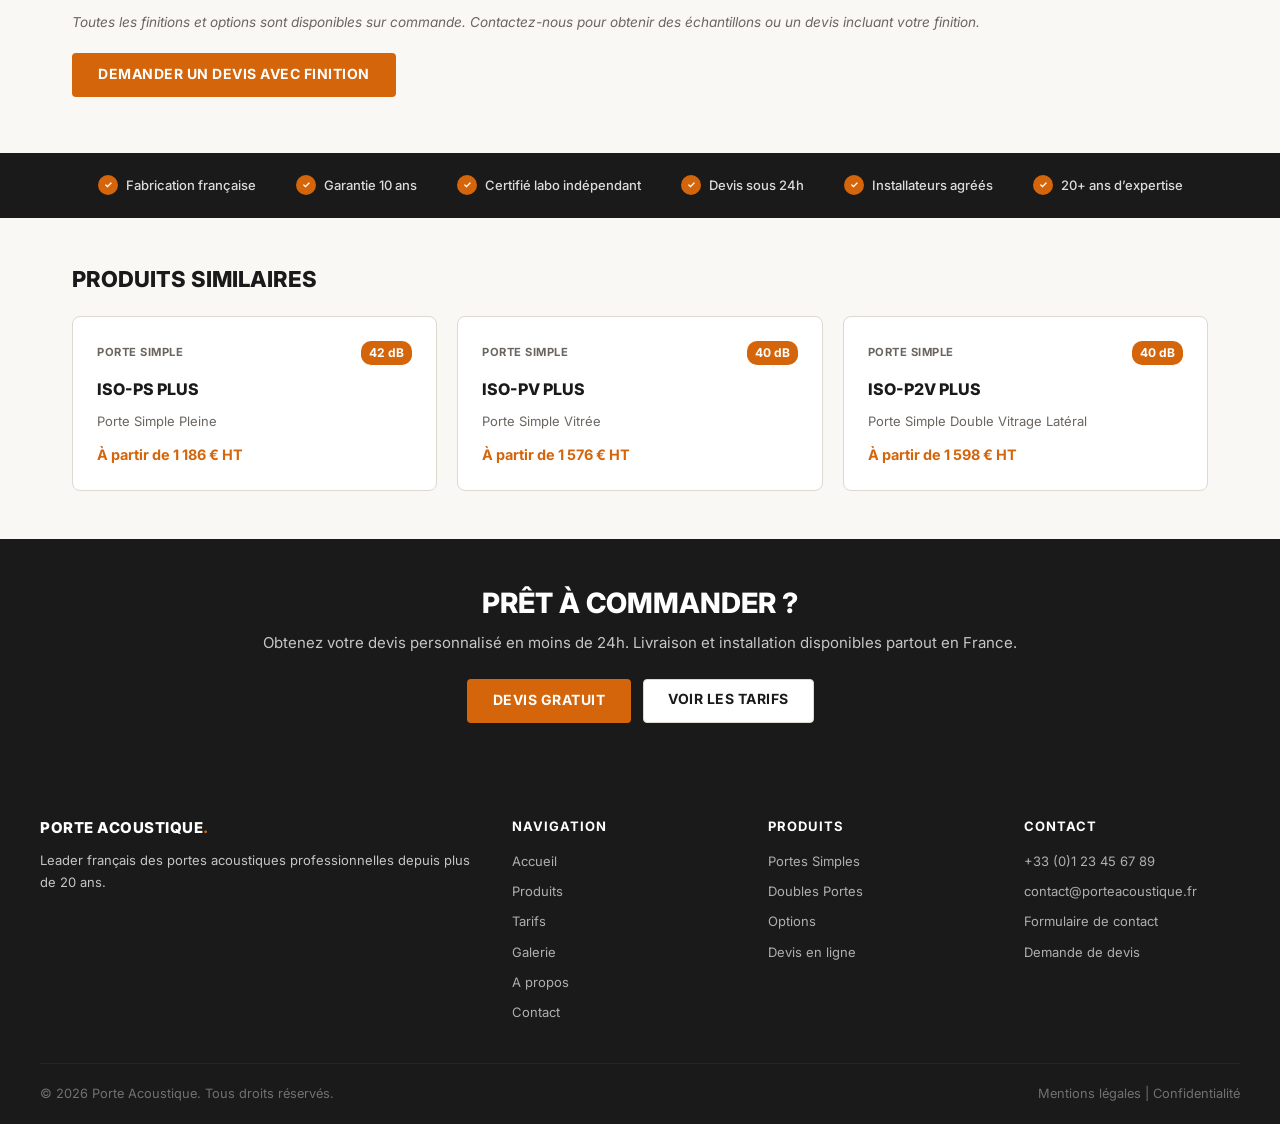
<file: produit-iso-po-plus.html>
<!DOCTYPE html>
<html lang="fr">
<head>
    <meta charset="UTF-8">
    <meta name="viewport" content="width=device-width, initial-scale=1.0">
    <title>ISO-PO Plus &mdash; Porte Simple avec Hublot 40 dB | Porte Acoustique</title>
    <meta name="description" content="ISO-PO Plus : porte acoustique simple vantail avec hublot, 40 dB Rw, &agrave; partir de 1&nbsp;579&nbsp;&euro; HT. Hublot acoustique feuilleté, seuil automatique, fabrication fran&ccedil;aise.">
    <meta name="theme-color" content="#d4650a">
    <link rel="preconnect" href="https://fonts.googleapis.com">
    <link rel="preconnect" href="https://fonts.gstatic.com" crossorigin>
    <link href="https://fonts.googleapis.com/css2?family=Inter:wght@400;500;600;700;800&display=swap" rel="stylesheet">
    <link rel="stylesheet" href="css/style.css">
</head>
<body>

<nav class="navbar">
    <div class="nav-inner">
        <a href="index.html" class="logo">PORTE ACOUSTIQUE<span class="logo-dot">.</span></a>
        <ul class="nav-links" id="navLinks">
            <li><a href="index.html">Accueil</a></li>
            <li><a href="produits.html" class="active">Produits</a></li>
            <li><a href="tarifs.html">Tarifs</a></li>
            <li><a href="galerie.html">Galerie</a></li>
            <li><a href="a-propos.html">A propos</a></li>
            <li><a href="contact.html">Contact</a></li>
            <li class="nav-mobile-devis"><a href="devis.html">Devis gratuit &rarr;</a></li>
        </ul>
        <a href="devis.html" class="btn btn-nav-devis">Demander un Devis</a>
        <button class="mobile-toggle" id="mobileToggle" aria-label="Menu" aria-expanded="false" aria-controls="navLinks">
            <span></span><span></span><span></span>
        </button>
    </div>
</nav>

<div class="pdp-breadcrumb-bar">
    <div class="container">
        <a href="index.html">Accueil</a>
        <span class="sep">/</span>
        <a href="produits.html">Produits</a>
        <span class="sep">/</span>
        <span>ISO-PO Plus</span>
    </div>
</div>

<section class="pdp-section">
    <div class="container">
        <div class="pdp-layout">

            <aside class="pdp-visual">
                <div class="pdp-visual-wrap">
                    <span class="pdp-fab-badge">Fabrication fran&ccedil;aise</span>
                    <span class="pdp-cert-badge">Certifi&eacute; Rw</span>
                    <img src="images_agenererplustard/IMG_6250-scaled.jpg" alt="ISO-PO Plus porte acoustique simple hublot" style="width:100%;max-height:340px;object-fit:cover;border-radius:6px;">
                    <p class="pdp-schema-label">Sch&eacute;ma technique &mdash; Porte simple avec hublot acoustique rond</p>
                </div>
                <div class="pdp-quick-stats">
                    <div class="pdp-stat"><div class="pdp-stat-val highlight">40 dB</div><div class="pdp-stat-lbl">Isolation Rw</div></div>
                    <div class="pdp-stat"><div class="pdp-stat-val">2 040</div><div class="pdp-stat-lbl">Hauteur (mm)</div></div>
                    <div class="pdp-stat"><div class="pdp-stat-val">1 579 &euro;</div><div class="pdp-stat-lbl">&Agrave; partir de HT</div></div>
                    <div class="pdp-stat"><div class="pdp-stat-val">68 mm</div><div class="pdp-stat-lbl">&Eacute;paisseur</div></div>
                </div>
                <div class="pdp-visual-cta">
                    <a href="devis.html?modele=ISO-PO-Plus" class="btn btn-orange btn-full btn-lg">Demander un devis gratuit</a>
                    <a href="tarifs.html#portes-simples" class="btn btn-outline btn-full">Voir les tarifs complets</a>
                </div>
            </aside>

            <div class="pdp-info">
                <div class="pdp-badges">
                    <span class="badge-cat">Porte Simple</span>
                    <span class="badge-db">40 dB Rw</span>
                </div>
                <h1>ISO-PO Plus &mdash; Porte Simple avec Hublot</h1>
                <p class="pdp-subtitle">Porte acoustique simple vantail avec hublot rond en verre acoustique feuilleté. Visibilit&eacute; cibl&eacute;e tout en conservant l&rsquo;int&eacute;grit&eacute; acoustique &agrave; 40 dB Rw. Design sobre et professionnel.</p>

                <div class="db-perf-wrap">
                    <div class="db-perf-label-row">
                        <span class="db-perf-title">Indice d&rsquo;isolation acoustique</span>
                        <span class="db-perf-value">40 <span>dB Rw</span></span>
                    </div>
                    <div class="db-bar-track">
                        <div class="db-bar-fill" style="width:77%"></div>
                    </div>
                    <div class="db-scale"><span>0 dB</span><span>26 dB</span><span>52 dB (max)</span></div>
                </div>

                <div class="pdp-price-block">
                    <div class="pdp-price-from">&Agrave; partir de</div>
                    <div class="pdp-price-val">1 579 &euro; <span>HT</span></div>
                    <div class="pdp-price-note">Devis personnalis&eacute; gratuit &middot; R&eacute;ponse sous 24h</div>
                </div>

                <ul class="pdp-highlights">
                    <li class="pdp-highlight">Hublot rond acoustique feuilleté int&eacute;gr&eacute; sans pont acoustique</li>
                    <li class="pdp-highlight">Joints p&eacute;rim&eacute;triques compressibles 3 voies sur tout le pourtour</li>
                    <li class="pdp-highlight">Seuil automatique escamotable inclus dans le prix</li>
                    <li class="pdp-highlight">Garantie 10 ans &middot; Fabrication fran&ccedil;aise</li>
                </ul>

                <div class="pdp-cta-block">
                    <a href="devis.html?modele=ISO-PO-Plus" class="btn btn-orange btn-lg">Devis gratuit en 24h</a>
                    <a href="tel:+33123456789" class="btn btn-outline btn-lg">&#9742; Nous appeler</a>
                </div>

                <div class="pdp-contact-line">
                    <span>Un expert vous r&eacute;pond :</span>
                    <a href="tel:+33123456789">+33 (0)1 23 45 67 89</a>
                    <span>&middot;</span>
                    <a href="mailto:contact@porteacoustique.fr">contact@porteacoustique.fr</a>
                </div>
            </div>

        </div>
    </div>
</section>

<section class="pdp-args-section">
    <div class="container">
        <div class="pdp-args-grid">
            <div class="pdp-arg-item">
                <div class="pdp-arg-icon">&#128065;&#65039;</div>
                <div class="pdp-arg-text">
                    <h4>Surveillance discr&egrave;te</h4>
                    <p>Le hublot circulaire permet la surveillance visuelle sans compromettre les 40 dB d&rsquo;isolation phonique certifi&eacute;e.</p>
                </div>
            </div>
            <div class="pdp-arg-item">
                <div class="pdp-arg-icon">&#127925;</div>
                <div class="pdp-arg-text">
                    <h4>Studios &amp; salles de contr&ocirc;le</h4>
                    <p>Standard dans les studios d&rsquo;enregistrement professionnels pour maintenir le contact visuel entre musicien et ing&eacute;nieur du son.</p>
                </div>
            </div>
            <div class="pdp-arg-item">
                <div class="pdp-arg-icon">&#127973;</div>
                <div class="pdp-arg-text">
                    <h4>Sant&eacute; &amp; s&eacute;curit&eacute;</h4>
                    <p>Id&eacute;ale pour les salles d&rsquo;examen, couloirs d&rsquo;h&ocirc;pitaux et espaces n&eacute;cessitant surveillance et confidentialit&eacute; acoustique simultan&eacute;es.</p>
                </div>
            </div>
        </div>
    </div>
</section>

<!-- Schéma technique -->
<section class="pdp-schema-section">
    <div class="pdp-schema-inner">
        <div class="pdp-schema-drawing">
            <svg viewBox="0 0 360 380" xmlns="http://www.w3.org/2000/svg" style="width:300px;max-width:100%;font-family:Inter,Arial,sans-serif;" aria-label="Schéma technique ISO-PO Plus">
                <rect width="360" height="380" fill="#fafaf8" rx="4"/>
                <!-- Dormant -->
                <rect x="65" y="40" width="190" height="272" rx="2" fill="#ddd6cc" stroke="#9a9288" stroke-width="1.5"/>
                <!-- Vantail -->
                <rect x="73" y="48" width="174" height="257" rx="1" fill="#faf8f4" stroke="#c8c0b0" stroke-width="1.2"/>
                <rect x="78" y="53" width="164" height="247" fill="none" stroke="#ddd8d0" stroke-width="4"/>
                <!-- Hublot (porthole) -->
                <circle cx="160" cy="112" r="46" fill="#f0ece4" stroke="#cec8be" stroke-width="1.2"/>
                <circle cx="160" cy="112" r="40" fill="#d4ecf8" stroke="#90bcd8" stroke-width="1.2"/>
                <circle cx="160" cy="112" r="34" fill="#c8e8f6" stroke="#78aed0" stroke-width="0.7"/>
                <line x1="148" y1="100" x2="148" y2="126" stroke="rgba(255,255,255,0.5)" stroke-width="2.5"/>
                <!-- Panneau bas -->
                <rect x="87" y="170" width="146" height="111" rx="1" fill="#f5f2ec" stroke="#cec8be" stroke-width="1"/>
                <rect x="91" y="174" width="138" height="103" fill="none" stroke="#e5e0d8" stroke-width="0.7"/>
                <!-- Paumelles -->
                <rect x="68" y="74" width="9" height="20" rx="1.5" fill="#b8b0a4"/><rect x="70" y="76" width="5" height="16" rx="1" fill="#ccc4b8"/>
                <rect x="68" y="186" width="9" height="20" rx="1.5" fill="#b8b0a4"/><rect x="70" y="188" width="5" height="16" rx="1" fill="#ccc4b8"/>
                <rect x="68" y="267" width="9" height="20" rx="1.5" fill="#b8b0a4"/><rect x="70" y="269" width="5" height="16" rx="1" fill="#ccc4b8"/>
                <!-- Poignée -->
                <rect x="240" y="162" width="9" height="32" rx="2" fill="#c0b8b0"/>
                <path d="M239 172 Q253 172 255 175 Q257 178 255 181 Q253 184 239 182 Z" fill="#ccc4bc"/>
                <!-- Seuil -->
                <rect x="73" y="301" width="174" height="3" rx="1" fill="#d4650a" opacity="0.9"/>
                <line x1="160" y1="304" x2="160" y2="324" stroke="#d4650a" stroke-width="0.7" stroke-dasharray="2,2"/>
                <text x="160" y="334" text-anchor="middle" font-size="7.5" fill="#d4650a" font-weight="600">Seuil auto. escamotable</text>
                <!-- COTE LARGEUR -->
                <line x1="65" y1="18" x2="255" y2="18" stroke="#d4650a" stroke-width="1.2"/>
                <polygon points="65,18 73,14 73,22" fill="#d4650a"/>
                <polygon points="255,18 247,14 247,22" fill="#d4650a"/>
                <line x1="65" y1="18" x2="65" y2="39" stroke="#d4650a" stroke-width="0.8" stroke-dasharray="3,2"/>
                <line x1="255" y1="18" x2="255" y2="39" stroke="#d4650a" stroke-width="0.8" stroke-dasharray="3,2"/>
                <text x="160" y="11" text-anchor="middle" font-size="10" fill="#d4650a" font-weight="700">630 &#x2013; 930 mm</text>
                <!-- COTE HAUTEUR -->
                <line x1="22" y1="40" x2="22" y2="312" stroke="#d4650a" stroke-width="1.2"/>
                <polygon points="22,40 18,48 26,48" fill="#d4650a"/>
                <polygon points="22,312 18,304 26,304" fill="#d4650a"/>
                <line x1="22" y1="40" x2="64" y2="40" stroke="#d4650a" stroke-width="0.8" stroke-dasharray="3,2"/>
                <line x1="22" y1="312" x2="64" y2="312" stroke="#d4650a" stroke-width="0.8" stroke-dasharray="3,2"/>
                <text x="9" y="176" text-anchor="middle" font-size="10" fill="#d4650a" font-weight="700" transform="rotate(-90,9,176)">2 040 mm</text>
                <!-- VUE EN COUPE -->
                <text x="276" y="146" text-anchor="middle" font-size="7" fill="#9a9490" font-style="italic">Coupe &#x22A5;</text>
                <rect x="266" y="153" width="20" height="68" rx="1" fill="#ede8de" stroke="#b0a898" stroke-width="1"/>
                <rect x="271" y="153" width="5" height="68" fill="#c4dff0" stroke="#90bcd8" stroke-width="0.5"/>
                <line x1="286" y1="148" x2="308" y2="148" stroke="#d4650a" stroke-width="0.8"/>
                <line x1="286" y1="221" x2="308" y2="221" stroke="#d4650a" stroke-width="0.8"/>
                <line x1="302" y1="148" x2="302" y2="221" stroke="#d4650a" stroke-width="1.2"/>
                <polygon points="302,148 298,156 306,156" fill="#d4650a"/>
                <polygon points="302,221 298,213 306,213" fill="#d4650a"/>
                <text x="320" y="187" text-anchor="middle" font-size="10" fill="#d4650a" font-weight="700" transform="rotate(-90,320,187)">68 mm</text>
                <text x="160" y="372" text-anchor="middle" font-size="7.5" fill="#9a9490">Sch&#xe9;ma indicatif &#x2014; dimensions en mm &#x2014; vue de face</text>
            </svg>
        </div>
        <div class="pdp-schema-info">
            <h2 class="pdp-schema-info-title">Sch&eacute;ma &amp; Dimensions</h2>
            <ul class="pdp-schema-dims">
                <li><span class="dim-dot"></span><span class="dim-label">Largeur vantail</span><span class="dim-value">630 / 730 / 830 / 930 mm</span></li>
                <li><span class="dim-dot"></span><span class="dim-label">Hauteur</span><span class="dim-value">2 040 mm</span></li>
                <li><span class="dim-dot"></span><span class="dim-label">&Eacute;paisseur vantail</span><span class="dim-value">68 mm</span></li>
                <li><span class="dim-dot"></span><span class="dim-label">Hublot (diam&egrave;tre)</span><span class="dim-value">&#x2248; 300 mm</span></li>
                <li><span class="dim-dot"></span><span class="dim-label">Sur mesure</span><span class="dim-value">Jusqu&#x2019;&agrave; 1 200 &#xd7; 2 400 mm</span></li>
            </ul>
            <p class="pdp-schema-note">Dimensions du vantail seul. Le hublot circulaire est positionn&eacute; dans la partie haute du vantail. Un panneau d&eacute;coratif occupe la partie basse.</p>
        </div>
    </div>
</section>

<section class="section">
    <div class="container">
        <div class="tabs-nav">
            <button class="tab-btn active" data-tab="tab-carac">Caract&eacute;ristiques</button>
            <button class="tab-btn" data-tab="tab-tarifs">Tarifs</button>
            <button class="tab-btn" data-tab="tab-install">Installation</button>
            <button class="tab-btn" data-tab="tab-faq">FAQ</button>
        </div>

        <div class="tab-panel active" id="tab-carac">
            <table class="specs-table">
                <tbody>
                    <tr class="specs-section-head"><td colspan="2">Composition</td></tr>
                    <tr><td>R&eacute;f&eacute;rence</td><td>ISO-PO-40</td></tr>
                    <tr><td>&Acirc;me</td><td>Bois massif multicouche haute densit&eacute;</td></tr>
                    <tr><td>Hublot</td><td>Verre acoustique feuilleté rond encadr&eacute;</td></tr>
                    <tr><td>Huisserie</td><td>Acier ou bois massif au choix</td></tr>
                    <tr><td>Seuil</td><td>Automatique escamotable inclus</td></tr>
                    <tr><td>Joints</td><td>P&eacute;rim&eacute;triques compressibles 3 voies</td></tr>
                    <tr class="specs-section-head"><td colspan="2">Dimensions standards</td></tr>
                    <tr><td>Hauteur (H)</td><td>2 040 mm</td></tr>
                    <tr><td>Largeurs disponibles</td><td>630 / 730 / 830 / 930 mm</td></tr>
                    <tr><td>&Eacute;paisseur vantail</td><td>68 mm</td></tr>
                    <tr><td>Sur mesure</td><td>Disponible sur devis</td></tr>
                    <tr class="specs-section-head"><td colspan="2">Performance acoustique</td></tr>
                    <tr><td>Rw (isolation)</td><td>40 dB</td></tr>
                    <tr><td>Spectre C</td><td>&minus;1 dB</td></tr>
                    <tr><td>Spectre Ctr</td><td>&minus;3 dB</td></tr>
                    <tr class="specs-section-head"><td colspan="2">Manutention</td></tr>
                    <tr><td>Poids</td><td>75 &agrave; 110 kg selon largeur</td></tr>
                    <tr><td>Sens d&rsquo;ouverture</td><td>Droite ou gauche au choix</td></tr>
                </tbody>
            </table>
            <div class="warning-box">
                <strong>Note technique</strong>
                Les performances acoustiques sont mesur&eacute;es en conditions de laboratoire selon la norme EN ISO 10140. Les valeurs in situ peuvent varier de &plusmn;2 dB selon la qualit&eacute; de l&rsquo;installation et la structure des parois adjacentes.
            </div>
        </div>

        <div class="tab-panel" id="tab-tarifs">
            <table class="specs-table">
                <thead>
                    <tr><th>Dimension</th><th>Tarif HT</th></tr>
                </thead>
                <tbody>
                    <tr><td>630 &times; 2 040 mm</td><td>1 579 &euro;</td></tr>
                    <tr><td>730 &times; 2 040 mm</td><td>1 718 &euro;</td></tr>
                    <tr><td>830 &times; 2 040 mm</td><td>1 853 &euro;</td></tr>
                    <tr><td>930 &times; 2 040 mm</td><td>1 911 &euro;</td></tr>
                </tbody>
            </table>
            <table class="specs-table" style="margin-top:1rem;">
                <thead><tr><th colspan="2">Options tarifaires</th></tr></thead>
                <tbody>
                    <tr><td>Serrure 3 points</td><td>389 &euro;</td></tr>
                    <tr><td>Finition cuir 1 c&ocirc;t&eacute;</td><td>398 &euro;</td></tr>
                    <tr><td>Finition tissu 1 c&ocirc;t&eacute;</td><td>312 &euro;</td></tr>
                    <tr><td>Peinture &eacute;poxy 2 c&ocirc;t&eacute;s (RAL)</td><td>425 &euro;</td></tr>
                    <tr><td>Porte blind&eacute;e</td><td>421 &euro;</td></tr>
                    <tr><td>Tige carr&eacute;</td><td>13 &euro;</td></tr>
                    <tr><td>Cl&eacute; cylindre 30x40</td><td>32 &euro;</td></tr>
                </tbody>
            </table>
            <div class="info-box" style="margin-top:1.5rem;">
                <strong>Dimension hors standard ?</strong>
                Demandez un devis sur mesure &mdash; nous r&eacute;alisons toutes dimensions jusqu&rsquo;&agrave; 1&nbsp;200 &times; 2&nbsp;400 mm.
            </div>
            <div style="margin-top:1.5rem;display:flex;gap:1rem;flex-wrap:wrap;">
                <a href="devis.html?modele=ISO-PO-Plus" class="btn btn-orange">Demander un devis</a>
                <a href="tarifs.html#portes-simples" class="btn btn-outline">Voir tous les tarifs</a>
            </div>
        </div>

        <div class="tab-panel" id="tab-install">
            <div class="install-steps">
                <div class="install-step">
                    <div class="install-step-num">1</div>
                    <div class="install-step-content">
                        <strong>Pr&eacute;paration de l&rsquo;ouverture</strong>
                        <p>V&eacute;rification des cotes brutes : hauteur +10 mm, largeur +10 mm minimum. L&rsquo;ouverture doit &ecirc;tre d&rsquo;aplomb et de niveau avant la pose de l&rsquo;huisserie.</p>
                    </div>
                </div>
                <div class="install-step">
                    <div class="install-step-num">2</div>
                    <div class="install-step-content">
                        <strong>Mise en place de l&rsquo;huisserie</strong>
                        <p>Calage, v&eacute;rification de l&rsquo;&eacute;querrage et scellement selon le support. Bourrage complet des jours avec mousse acoustique haute densit&eacute;.</p>
                    </div>
                </div>
                <div class="install-step">
                    <div class="install-step-num">3</div>
                    <div class="install-step-content">
                        <strong>Accrochage du vantail</strong>
                        <p>Mise en place du vantail sur les paumelles pr&eacute;-r&eacute;gl&eacute;es. R&eacute;glage tridimensionnel pour alignement parfait avec les joints p&eacute;rim&eacute;triques.</p>
                    </div>
                </div>
                <div class="install-step">
                    <div class="install-step-num">4</div>
                    <div class="install-step-content">
                        <strong>R&eacute;glage &amp; contr&ocirc;le acoustique</strong>
                        <p>R&eacute;glage de la course du seuil escamotable. Test d&rsquo;&eacute;tanch&eacute;it&eacute; et v&eacute;rification de la bonne compression des joints sur tout le p&eacute;rim&egrave;tre.</p>
                    </div>
                </div>
            </div>
            <div class="warning-box">
                <strong>Installation professionnelle recommand&eacute;e</strong>
                Pour garantir les 40 dB annonc&eacute;s, la pose doit &ecirc;tre r&eacute;alis&eacute;e par un menuisier qualifi&eacute;. Contactez-nous pour &ecirc;tre mis en relation avec nos installateurs partenaires agr&eacute;&eacute;s.
            </div>
        </div>

        <div class="tab-panel" id="tab-faq">
            <div class="faq-list">
                <div class="faq-item">
                    <button class="faq-q">Le hublot d&eacute;grade-t-il l&rsquo;isolation par rapport au mod&egrave;le plein ? <span class="faq-chevron">&#9660;</span></button>
                    <div class="faq-a">Tr&egrave;s l&eacute;g&egrave;rement. Le hublot rond acoustique feuilleté est dimensionn&eacute; et encadr&eacute; pour maintenir les 40 dB Rw certifi&eacute;s en laboratoire. L&rsquo;&eacute;cart est n&eacute;gligeable dans la pratique courante.</div>
                </div>
                <div class="faq-item">
                    <button class="faq-q">Quelle est la taille du hublot ? <span class="faq-chevron">&#9660;</span></button>
                    <div class="faq-a">Le hublot rond standard a un diam&egrave;tre de 300 mm. D&rsquo;autres dimensions sont disponibles sur devis selon vos besoins sp&eacute;cifiques.</div>
                </div>
                <div class="faq-item">
                    <button class="faq-q">Peut-on avoir deux hublots ? <span class="faq-chevron">&#9660;</span></button>
                    <div class="faq-a">Une porte avec double hublot (haut et bas) est disponible en option sur devis. Contactez-nous pour personnaliser votre commande.</div>
                </div>
                <div class="faq-item">
                    <button class="faq-q">Les dimensions sur mesure sont-elles disponibles ? <span class="faq-chevron">&#9660;</span></button>
                    <div class="faq-a">Oui, nous r&eacute;alisons toutes dimensions jusqu&rsquo;&agrave; 1&nbsp;200 &times; 2&nbsp;400 mm. Pr&eacute;cisez vos cotes lors de la demande de devis.</div>
                </div>
            </div>
        </div>

    </div>
</section>

<section class="finitions-section">
    <div class="container">
        <h2 class="finitions-title">Finitions &amp; Options</h2>

        <div class="finitions-group">
            <h3>Finitions peintes</h3>
            <p class="finitions-desc">Peinture &eacute;poxy 2 couches, disponible dans toutes les teintes RAL. <strong>+425 &euro; HT</strong></p>
            <div class="swatch-grid">
                <div class="swatch"><div class="swatch-color" style="background:#f4f3ef;"></div><span>Blanc RAL&nbsp;9010</span></div>
                <div class="swatch"><div class="swatch-color" style="background:#c0392b;"></div><span>Rouge RAL&nbsp;3000</span></div>
                <div class="swatch"><div class="swatch-color" style="background:#2475ae;"></div><span>Bleu RAL&nbsp;5015</span></div>
                <div class="swatch"><div class="swatch-color" style="background:#c8c8c6;border-color:#bbb;"></div><span>Gris RAL&nbsp;7035</span></div>
                <div class="swatch"><div class="swatch-color" style="background:#373f43;"></div><span>Anthracite RAL&nbsp;7016</span></div>
                <div class="swatch"><div class="swatch-color" style="background:#1c1c1c;"></div><span>Noir RAL&nbsp;9005</span></div>
                <div class="swatch"><div class="swatch-color" style="background:linear-gradient(135deg,#e8ddd0,#c8b89a,#a89070);"></div><span>RAL sur mesure</span></div>
            </div>
        </div>

        <hr class="finitions-divider">

        <div class="finitions-group">
            <h3>Finitions d&eacute;cors</h3>
            <p class="finitions-desc">Rev&ecirc;tements cuir (<strong>+398 &euro; HT</strong>) ou tissu (<strong>+312 &euro; HT</strong>) pour une int&eacute;gration parfaite &agrave; votre int&eacute;rieur.</p>
            <div class="swatch-grid">
                <div class="swatch"><div class="swatch-color" style="background:linear-gradient(150deg,#d4a96a,#c49050,#b87d40);"></div><span>Ch&ecirc;ne naturel</span></div>
                <div class="swatch"><div class="swatch-color" style="background:linear-gradient(150deg,#c8902a,#b07020,#a06010);"></div><span>Ch&ecirc;ne dor&eacute;</span></div>
                <div class="swatch"><div class="swatch-color" style="background:linear-gradient(150deg,#7a5230,#6a4020,#5a3010);"></div><span>Noyer</span></div>
                <div class="swatch"><div class="swatch-color" style="background:linear-gradient(150deg,#2e1f10,#251808,#1c1206);"></div><span>Weng&eacute;</span></div>
                <div class="swatch"><div class="swatch-color" style="background:linear-gradient(150deg,#8a7060,#7a6050,#6a5040);"></div><span>Cuir gris</span></div>
                <div class="swatch"><div class="swatch-color" style="background:linear-gradient(150deg,#5a3020,#4a2010,#3a1008);"></div><span>Cuir marron</span></div>
                <div class="swatch"><div class="swatch-color" style="background:linear-gradient(150deg,#1a1a1a,#2a2a2a,#121212);"></div><span>Cuir noir</span></div>
            </div>
        </div>

        <hr class="finitions-divider">

        <div class="finitions-group">
            <h3>Options serrurerie</h3>
            <div class="options-grid">
                <div class="option-card">
                    <div class="option-icon">&#128273;</div>
                    <div class="option-info">
                        <strong>Serrure 3 points</strong>
                        <span>Haute s&eacute;curit&eacute;</span>
                        <span class="option-price">+389 &euro; HT</span>
                    </div>
                </div>
                <div class="option-card">
                    <div class="option-icon">&#128737;</div>
                    <div class="option-info">
                        <strong>Porte blind&eacute;e</strong>
                        <span>Renforcement acier</span>
                        <span class="option-price">+421 &euro; HT</span>
                    </div>
                </div>
                <div class="option-card">
                    <div class="option-icon">&#128274;</div>
                    <div class="option-info">
                        <strong>Cl&eacute; cylindre 30&times;40</strong>
                        <span>Standard</span>
                        <span class="option-price">+32 &euro; HT</span>
                    </div>
                </div>
                <div class="option-card">
                    <div class="option-icon">&#9632;</div>
                    <div class="option-info">
                        <strong>Tige carr&eacute;e</strong>
                        <span>Accessoire serrure</span>
                        <span class="option-price">+13 &euro; HT</span>
                    </div>
                </div>
            </div>
        </div>

        <p class="finitions-note">Toutes les finitions et options sont disponibles sur commande. Contactez-nous pour obtenir des &eacute;chantillons ou un devis incluant votre finition.</p>
        <div style="margin-top:1.25rem;">
            <a href="devis.html?modele=ISO-PO-Plus" class="btn btn-orange">Demander un devis avec finition</a>
        </div>
    </div>
</section>

<div class="trust-strip-v2">
    <div class="trust-strip-v2-inner">
        <div class="trust-item-v2"><span class="trust-icon-v2">&#10003;</span> Fabrication fran&ccedil;aise</div>
        <div class="trust-item-v2"><span class="trust-icon-v2">&#10003;</span> Garantie 10 ans</div>
        <div class="trust-item-v2"><span class="trust-icon-v2">&#10003;</span> Certifi&eacute; labo ind&eacute;pendant</div>
        <div class="trust-item-v2"><span class="trust-icon-v2">&#10003;</span> Devis sous 24h</div>
        <div class="trust-item-v2"><span class="trust-icon-v2">&#10003;</span> Installateurs agr&eacute;&eacute;s</div>
        <div class="trust-item-v2"><span class="trust-icon-v2">&#10003;</span> 20+ ans d&rsquo;expertise</div>
    </div>
</div>

<section class="related-section">
    <div class="container">
        <h2 class="related-title">Produits similaires</h2>
        <div class="related-grid">
            <a href="produit-iso-ps-plus.html" class="related-card">
                <div class="related-card-header">
                    <span class="related-card-cat">Porte Simple</span>
                    <span class="related-card-db">42 dB</span>
                </div>
                <div class="related-card-name">ISO-PS Plus</div>
                <div class="related-card-desc">Porte Simple Pleine</div>
                <div class="related-card-price">&Agrave; partir de 1 186 &euro; HT</div>
            </a>
            <a href="produit-iso-pv-plus.html" class="related-card">
                <div class="related-card-header">
                    <span class="related-card-cat">Porte Simple</span>
                    <span class="related-card-db">40 dB</span>
                </div>
                <div class="related-card-name">ISO-PV Plus</div>
                <div class="related-card-desc">Porte Simple Vitr&eacute;e</div>
                <div class="related-card-price">&Agrave; partir de 1 576 &euro; HT</div>
            </a>
            <a href="produit-iso-p2v-plus.html" class="related-card">
                <div class="related-card-header">
                    <span class="related-card-cat">Porte Simple</span>
                    <span class="related-card-db">40 dB</span>
                </div>
                <div class="related-card-name">ISO-P2V Plus</div>
                <div class="related-card-desc">Porte Simple Double Vitrage Lat&eacute;ral</div>
                <div class="related-card-price">&Agrave; partir de 1 598 &euro; HT</div>
            </a>
        </div>
    </div>
</section>

<section class="cta-banner">
    <div class="container">
        <h2>Pr&ecirc;t &agrave; commander ?</h2>
        <p>Obtenez votre devis personnalis&eacute; en moins de 24h. Livraison et installation disponibles partout en France.</p>
        <div class="btn-group">
            <a href="devis.html?modele=ISO-PO-Plus" class="btn btn-accent">Devis Gratuit</a>
            <a href="tarifs.html#portes-simples" class="btn btn-secondary">Voir les Tarifs</a>
        </div>
    </div>
</section>

<footer>
    <div class="footer-grid">
        <div class="footer-brand">
            <h3>PORTE ACOUSTIQUE<span style="color:var(--orange)">.</span></h3>
            <p>Leader fran&ccedil;ais des portes acoustiques professionnelles depuis plus de 20 ans.</p>
        </div>
        <div><h4>Navigation</h4><ul>
            <li><a href="index.html">Accueil</a></li>
            <li><a href="produits.html">Produits</a></li>
            <li><a href="tarifs.html">Tarifs</a></li>
            <li><a href="galerie.html">Galerie</a></li>
            <li><a href="a-propos.html">A propos</a></li>
            <li><a href="contact.html">Contact</a></li>
            <li class="nav-mobile-devis"><a href="devis.html">Devis gratuit &rarr;</a></li>
        </ul></div>
        <div><h4>Produits</h4><ul>
            <li><a href="tarifs.html#portes-simples">Portes Simples</a></li>
            <li><a href="tarifs.html#doubles-portes">Doubles Portes</a></li>
            <li><a href="tarifs.html#options">Options</a></li>
            <li><a href="devis.html">Devis en ligne</a></li>
        </ul></div>
        <div><h4>Contact</h4><ul>
            <li><a href="tel:+33123456789">+33 (0)1 23 45 67 89</a></li>
            <li><a href="mailto:contact@porteacoustique.fr">contact@porteacoustique.fr</a></li>
            <li><a href="contact.html">Formulaire de contact</a></li>
            <li><a href="devis.html">Demande de devis</a></li>
        </ul></div>
    </div>
    <div class="footer-bottom">
        <p>&copy; 2026 Porte Acoustique. Tous droits r&eacute;serv&eacute;s.</p>
        <p><a href="#">Mentions l&eacute;gales</a> | <a href="#">Confidentialit&eacute;</a></p>
    </div>
</footer>

<div class="sticky-devis-mobile" id="stickyDevis">
    <a href="devis.html?modele=ISO-PO-Plus">Devis gratuit &mdash; ISO-PO Plus</a>
</div>

<script src="js/main.js"></script>
<script>
document.querySelectorAll('.faq-q').forEach(function(btn){
    btn.addEventListener('click', function(){
        var item = this.closest('.faq-item');
        var wasOpen = item.classList.contains('open');
        document.querySelectorAll('.faq-item').forEach(function(i){ i.classList.remove('open'); });
        if(!wasOpen) item.classList.add('open');
    });
});
</script>
</body>
</html>
</file>
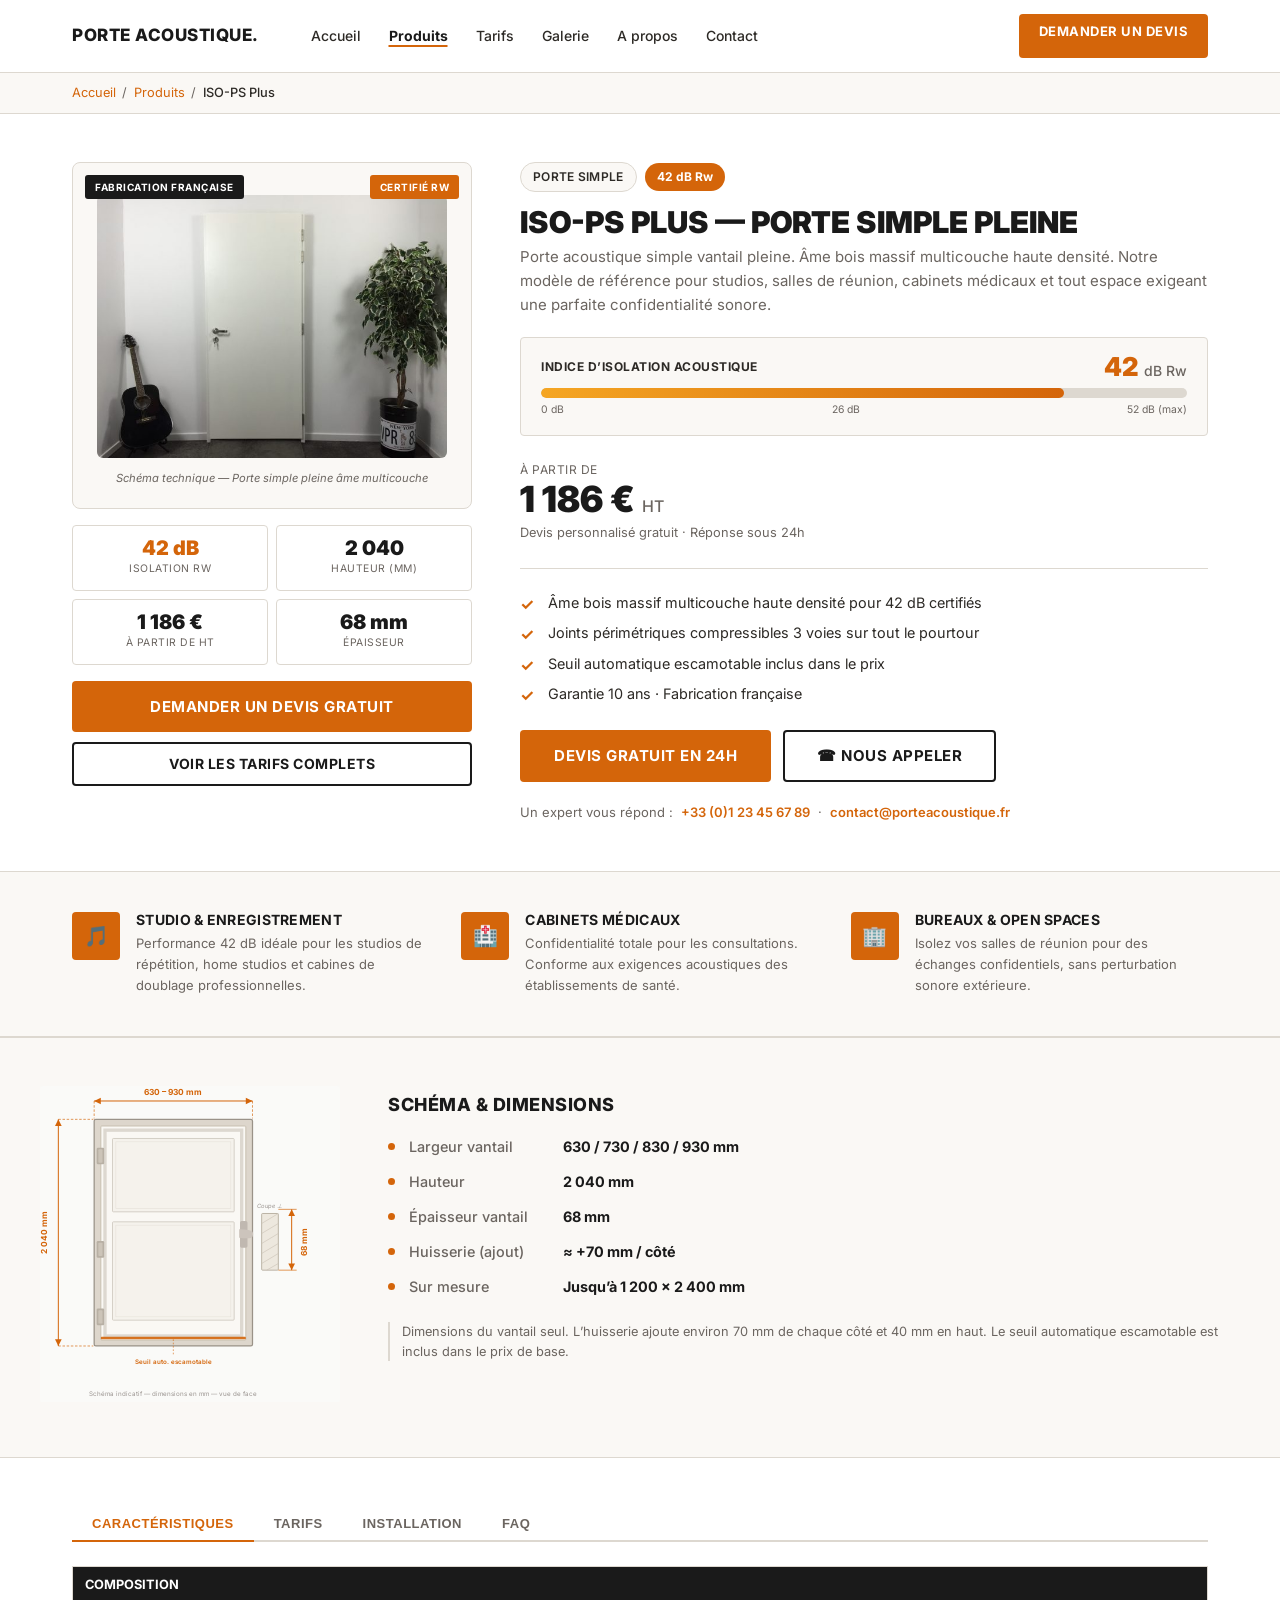
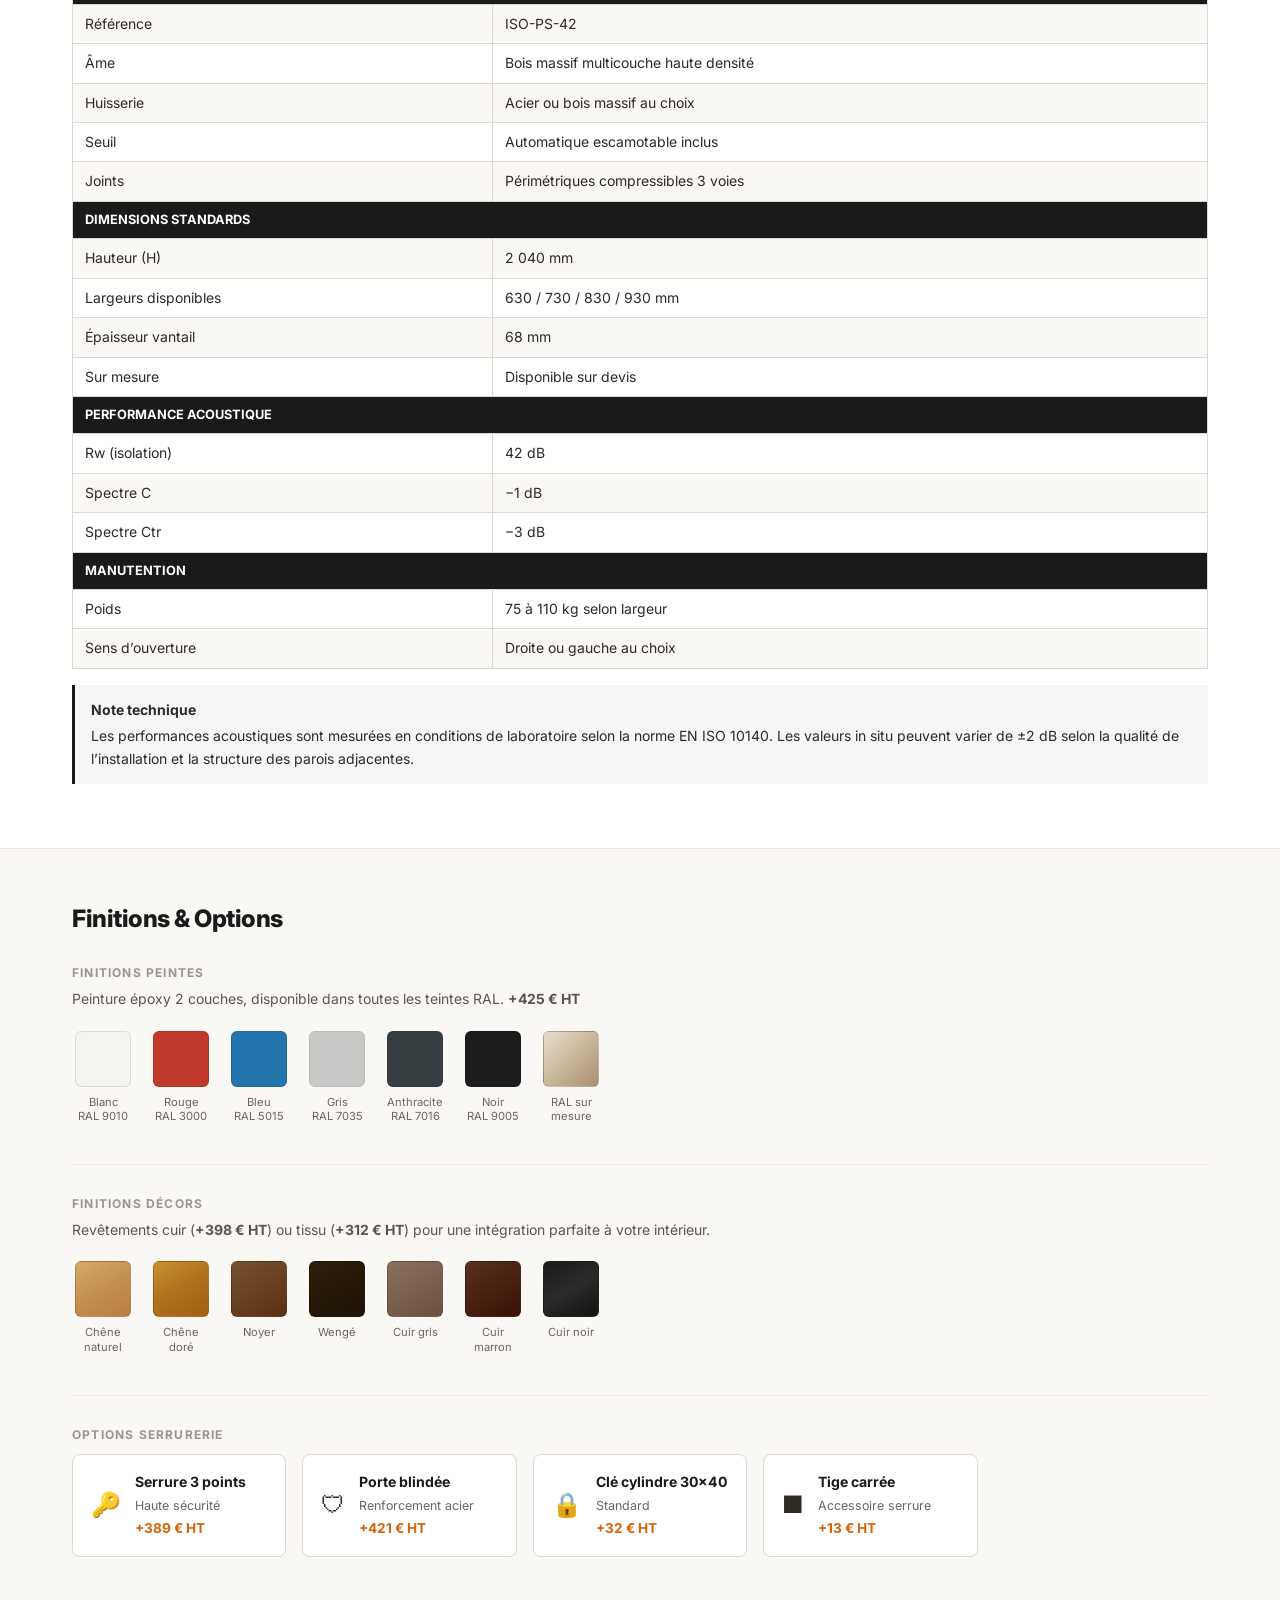
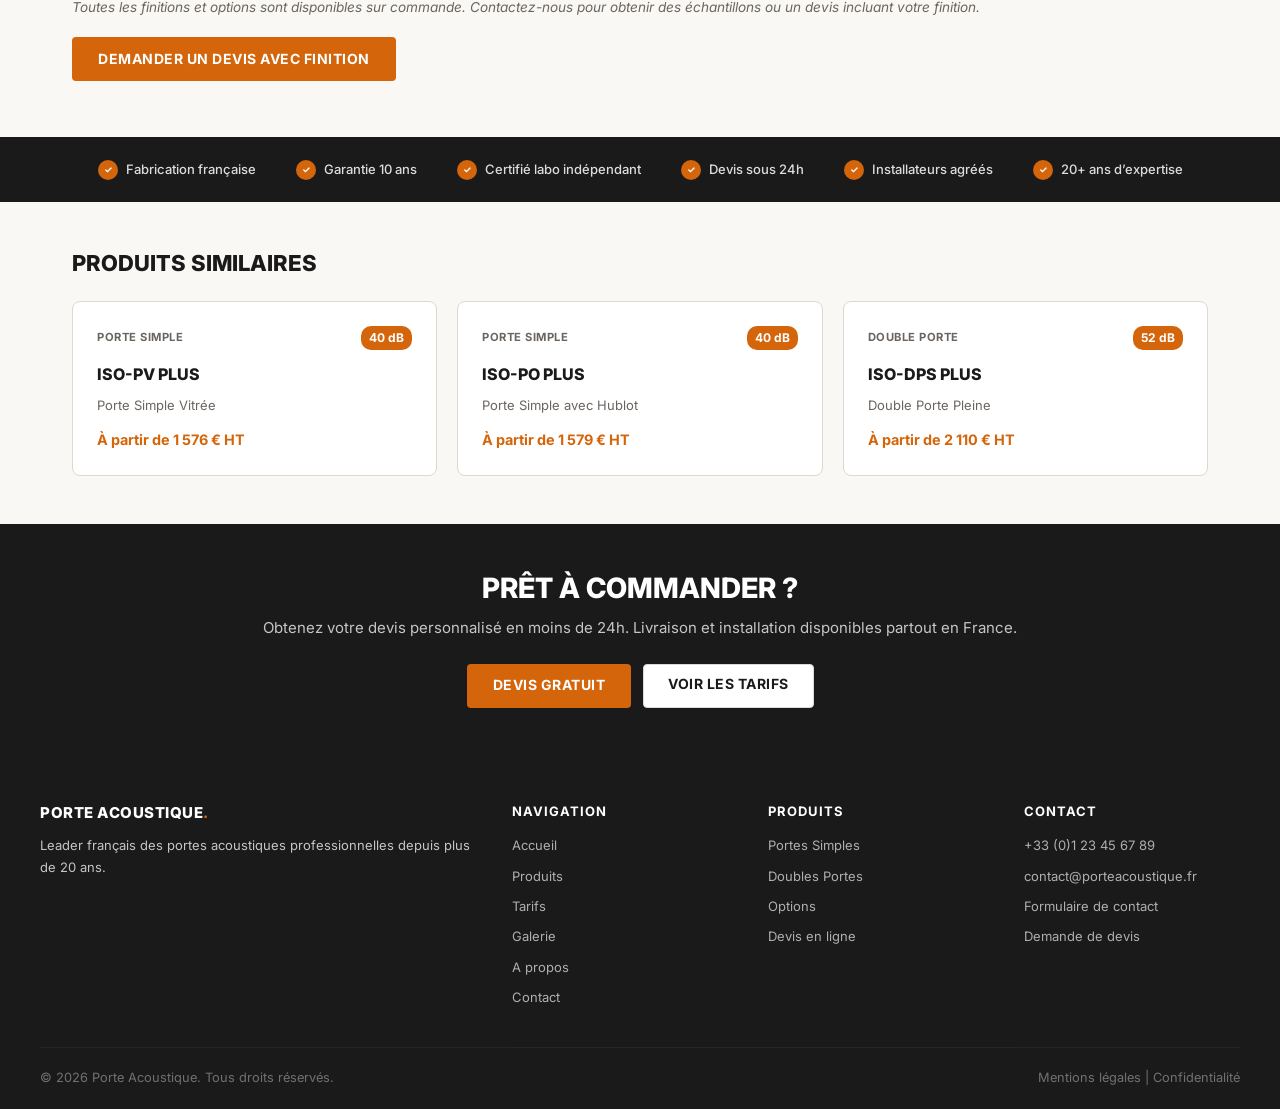
<file: produit-iso-ps-plus.html>
<!DOCTYPE html>
<html lang="fr">
<head>
    <meta charset="UTF-8">
    <meta name="viewport" content="width=device-width, initial-scale=1.0">
    <title>ISO-PS Plus &mdash; Porte Simple Pleine 42 dB | Porte Acoustique</title>
    <meta name="description" content="ISO-PS Plus : porte acoustique simple vantail pleine, 42 dB Rw, &agrave; partir de 1&nbsp;186&nbsp;&euro; HT. &Acirc;me multicouche, seuil automatique, fabrication fran&ccedil;aise.">
    <meta name="theme-color" content="#d4650a">
    <link rel="preconnect" href="https://fonts.googleapis.com">
    <link rel="preconnect" href="https://fonts.gstatic.com" crossorigin>
    <link href="https://fonts.googleapis.com/css2?family=Inter:wght@400;500;600;700;800&display=swap" rel="stylesheet">
    <link rel="stylesheet" href="css/style.css">
</head>
<body>

<nav class="navbar">
    <div class="nav-inner">
        <a href="index.html" class="logo">PORTE ACOUSTIQUE<span class="logo-dot">.</span></a>
        <ul class="nav-links" id="navLinks">
            <li><a href="index.html">Accueil</a></li>
            <li><a href="produits.html" class="active">Produits</a></li>
            <li><a href="tarifs.html">Tarifs</a></li>
            <li><a href="galerie.html">Galerie</a></li>
            <li><a href="a-propos.html">A propos</a></li>
            <li><a href="contact.html">Contact</a></li>
            <li class="nav-mobile-devis"><a href="devis.html">Devis gratuit &rarr;</a></li>
        </ul>
        <a href="devis.html" class="btn btn-nav-devis">Demander un Devis</a>
        <button class="mobile-toggle" id="mobileToggle" aria-label="Menu" aria-expanded="false" aria-controls="navLinks">
            <span></span><span></span><span></span>
        </button>
    </div>
</nav>

<div class="pdp-breadcrumb-bar">
    <div class="container">
        <a href="index.html">Accueil</a>
        <span class="sep">/</span>
        <a href="produits.html">Produits</a>
        <span class="sep">/</span>
        <span>ISO-PS Plus</span>
    </div>
</div>

<section class="pdp-section">
    <div class="container">
        <div class="pdp-layout">

            <aside class="pdp-visual">
                <div class="pdp-visual-wrap">
                    <span class="pdp-fab-badge">Fabrication fran&ccedil;aise</span>
                    <span class="pdp-cert-badge">Certifi&eacute; Rw</span>
                    <img src="images_agenererplustard/IMG_6274-e1475179363732.jpg" alt="ISO-PS Plus porte acoustique simple pleine" style="width:100%;max-height:340px;object-fit:cover;border-radius:6px;">
                    <p class="pdp-schema-label">Sch&eacute;ma technique &mdash; Porte simple pleine &acirc;me multicouche</p>
                </div>
                <div class="pdp-quick-stats">
                    <div class="pdp-stat"><div class="pdp-stat-val highlight">42 dB</div><div class="pdp-stat-lbl">Isolation Rw</div></div>
                    <div class="pdp-stat"><div class="pdp-stat-val">2 040</div><div class="pdp-stat-lbl">Hauteur (mm)</div></div>
                    <div class="pdp-stat"><div class="pdp-stat-val">1 186 &euro;</div><div class="pdp-stat-lbl">&Agrave; partir de HT</div></div>
                    <div class="pdp-stat"><div class="pdp-stat-val">68 mm</div><div class="pdp-stat-lbl">&Eacute;paisseur</div></div>
                </div>
                <div class="pdp-visual-cta">
                    <a href="devis.html?modele=ISO-PS-Plus" class="btn btn-orange btn-full btn-lg">Demander un devis gratuit</a>
                    <a href="tarifs.html#portes-simples" class="btn btn-outline btn-full">Voir les tarifs complets</a>
                </div>
            </aside>

            <div class="pdp-info">
                <div class="pdp-badges">
                    <span class="badge-cat">Porte Simple</span>
                    <span class="badge-db">42 dB Rw</span>
                </div>
                <h1>ISO-PS Plus &mdash; Porte Simple Pleine</h1>
                <p class="pdp-subtitle">Porte acoustique simple vantail pleine. &Acirc;me bois massif multicouche haute densit&eacute;. Notre mod&egrave;le de r&eacute;f&eacute;rence pour studios, salles de r&eacute;union, cabinets m&eacute;dicaux et tout espace exigeant une parfaite confidentialit&eacute; sonore.</p>

                <div class="db-perf-wrap">
                    <div class="db-perf-label-row">
                        <span class="db-perf-title">Indice d&rsquo;isolation acoustique</span>
                        <span class="db-perf-value">42 <span>dB Rw</span></span>
                    </div>
                    <div class="db-bar-track">
                        <div class="db-bar-fill" style="width:81%"></div>
                    </div>
                    <div class="db-scale"><span>0 dB</span><span>26 dB</span><span>52 dB (max)</span></div>
                </div>

                <div class="pdp-price-block">
                    <div class="pdp-price-from">&Agrave; partir de</div>
                    <div class="pdp-price-val">1 186 &euro; <span>HT</span></div>
                    <div class="pdp-price-note">Devis personnalis&eacute; gratuit &middot; R&eacute;ponse sous 24h</div>
                </div>

                <ul class="pdp-highlights">
                    <li class="pdp-highlight">&Acirc;me bois massif multicouche haute densit&eacute; pour 42 dB certifi&eacute;s</li>
                    <li class="pdp-highlight">Joints p&eacute;rim&eacute;triques compressibles 3 voies sur tout le pourtour</li>
                    <li class="pdp-highlight">Seuil automatique escamotable inclus dans le prix</li>
                    <li class="pdp-highlight">Garantie 10 ans &middot; Fabrication fran&ccedil;aise</li>
                </ul>

                <div class="pdp-cta-block">
                    <a href="devis.html?modele=ISO-PS-Plus" class="btn btn-orange btn-lg">Devis gratuit en 24h</a>
                    <a href="tel:+33123456789" class="btn btn-outline btn-lg">&#9742; Nous appeler</a>
                </div>

                <div class="pdp-contact-line">
                    <span>Un expert vous r&eacute;pond :</span>
                    <a href="tel:+33123456789">+33 (0)1 23 45 67 89</a>
                    <span>&middot;</span>
                    <a href="mailto:contact@porteacoustique.fr">contact@porteacoustique.fr</a>
                </div>
            </div>

        </div>
    </div>
</section>

<section class="pdp-args-section">
    <div class="container">
        <div class="pdp-args-grid">
            <div class="pdp-arg-item">
                <div class="pdp-arg-icon">&#127925;</div>
                <div class="pdp-arg-text">
                    <h4>Studio &amp; enregistrement</h4>
                    <p>Performance 42 dB id&eacute;ale pour les studios de r&eacute;p&eacute;tition, home studios et cabines de doublage professionnelles.</p>
                </div>
            </div>
            <div class="pdp-arg-item">
                <div class="pdp-arg-icon">&#127973;</div>
                <div class="pdp-arg-text">
                    <h4>Cabinets m&eacute;dicaux</h4>
                    <p>Confidentialit&eacute; totale pour les consultations. Conforme aux exigences acoustiques des &eacute;tablissements de sant&eacute;.</p>
                </div>
            </div>
            <div class="pdp-arg-item">
                <div class="pdp-arg-icon">&#127970;</div>
                <div class="pdp-arg-text">
                    <h4>Bureaux &amp; open spaces</h4>
                    <p>Isolez vos salles de r&eacute;union pour des &eacute;changes confidentiels, sans perturbation sonore ext&eacute;rieure.</p>
                </div>
            </div>
        </div>
    </div>
</section>

<!-- Schéma technique -->
<section class="pdp-schema-section">
    <div class="pdp-schema-inner">
        <div class="pdp-schema-drawing">
            <svg viewBox="0 0 360 380" xmlns="http://www.w3.org/2000/svg" style="width:300px;max-width:100%;font-family:Inter,Arial,sans-serif;" aria-label="Schéma technique ISO-PS Plus">
                <rect width="360" height="380" fill="#fafaf8" rx="4"/>
                <!-- Dormant -->
                <rect x="65" y="40" width="190" height="272" rx="2" fill="#ddd6cc" stroke="#9a9288" stroke-width="1.5"/>
                <!-- Vantail -->
                <rect x="73" y="48" width="174" height="257" rx="1" fill="#faf8f4" stroke="#c8c0b0" stroke-width="1.2"/>
                <rect x="78" y="53" width="164" height="247" fill="none" stroke="#ddd8d0" stroke-width="4"/>
                <!-- Panneau déco haut -->
                <rect x="87" y="63" width="146" height="88" rx="1" fill="#f5f2ec" stroke="#cec8be" stroke-width="1"/>
                <rect x="91" y="67" width="138" height="80" fill="none" stroke="#e5e0d8" stroke-width="0.7"/>
                <!-- Panneau déco bas -->
                <rect x="87" y="163" width="146" height="118" rx="1" fill="#f5f2ec" stroke="#cec8be" stroke-width="1"/>
                <rect x="91" y="167" width="138" height="110" fill="none" stroke="#e5e0d8" stroke-width="0.7"/>
                <!-- Paumelles -->
                <rect x="68" y="74" width="9" height="20" rx="1.5" fill="#b8b0a4"/><rect x="70" y="76" width="5" height="16" rx="1" fill="#ccc4b8"/>
                <rect x="68" y="186" width="9" height="20" rx="1.5" fill="#b8b0a4"/><rect x="70" y="188" width="5" height="16" rx="1" fill="#ccc4b8"/>
                <rect x="68" y="267" width="9" height="20" rx="1.5" fill="#b8b0a4"/><rect x="70" y="269" width="5" height="16" rx="1" fill="#ccc4b8"/>
                <!-- Poignée -->
                <rect x="240" y="162" width="9" height="32" rx="2" fill="#c0b8b0"/>
                <path d="M239 172 Q253 172 255 175 Q257 178 255 181 Q253 184 239 182 Z" fill="#ccc4bc"/>
                <!-- Seuil -->
                <rect x="73" y="301" width="174" height="3" rx="1" fill="#d4650a" opacity="0.9"/>
                <line x1="160" y1="304" x2="160" y2="324" stroke="#d4650a" stroke-width="0.7" stroke-dasharray="2,2"/>
                <text x="160" y="334" text-anchor="middle" font-size="7.5" fill="#d4650a" font-weight="600">Seuil auto. escamotable</text>
                <!-- COTE LARGEUR -->
                <line x1="65" y1="18" x2="255" y2="18" stroke="#d4650a" stroke-width="1.2"/>
                <polygon points="65,18 73,14 73,22" fill="#d4650a"/>
                <polygon points="255,18 247,14 247,22" fill="#d4650a"/>
                <line x1="65" y1="18" x2="65" y2="39" stroke="#d4650a" stroke-width="0.8" stroke-dasharray="3,2"/>
                <line x1="255" y1="18" x2="255" y2="39" stroke="#d4650a" stroke-width="0.8" stroke-dasharray="3,2"/>
                <text x="160" y="11" text-anchor="middle" font-size="10" fill="#d4650a" font-weight="700">630 &#x2013; 930 mm</text>
                <!-- COTE HAUTEUR -->
                <line x1="22" y1="40" x2="22" y2="312" stroke="#d4650a" stroke-width="1.2"/>
                <polygon points="22,40 18,48 26,48" fill="#d4650a"/>
                <polygon points="22,312 18,304 26,304" fill="#d4650a"/>
                <line x1="22" y1="40" x2="64" y2="40" stroke="#d4650a" stroke-width="0.8" stroke-dasharray="3,2"/>
                <line x1="22" y1="312" x2="64" y2="312" stroke="#d4650a" stroke-width="0.8" stroke-dasharray="3,2"/>
                <text x="9" y="176" text-anchor="middle" font-size="10" fill="#d4650a" font-weight="700" transform="rotate(-90,9,176)">2 040 mm</text>
                <!-- VUE EN COUPE (épaisseur) -->
                <text x="276" y="146" text-anchor="middle" font-size="7" fill="#9a9490" font-style="italic">Coupe &#x22A5;</text>
                <rect x="266" y="153" width="20" height="68" rx="1" fill="#ede8de" stroke="#b0a898" stroke-width="1"/>
                <line x1="266" y1="165" x2="286" y2="153" stroke="#c8c0b4" stroke-width="0.7"/>
                <line x1="266" y1="177" x2="286" y2="165" stroke="#c8c0b4" stroke-width="0.7"/>
                <line x1="266" y1="189" x2="286" y2="177" stroke="#c8c0b4" stroke-width="0.7"/>
                <line x1="266" y1="201" x2="286" y2="189" stroke="#c8c0b4" stroke-width="0.7"/>
                <line x1="266" y1="213" x2="286" y2="201" stroke="#c8c0b4" stroke-width="0.7"/>
                <line x1="272" y1="221" x2="286" y2="213" stroke="#c8c0b4" stroke-width="0.7"/>
                <line x1="286" y1="148" x2="308" y2="148" stroke="#d4650a" stroke-width="0.8"/>
                <line x1="286" y1="221" x2="308" y2="221" stroke="#d4650a" stroke-width="0.8"/>
                <line x1="302" y1="148" x2="302" y2="221" stroke="#d4650a" stroke-width="1.2"/>
                <polygon points="302,148 298,156 306,156" fill="#d4650a"/>
                <polygon points="302,221 298,213 306,213" fill="#d4650a"/>
                <text x="320" y="187" text-anchor="middle" font-size="10" fill="#d4650a" font-weight="700" transform="rotate(-90,320,187)">68 mm</text>
                <!-- Légende -->
                <text x="160" y="372" text-anchor="middle" font-size="7.5" fill="#9a9490">Sch&#xe9;ma indicatif &#x2014; dimensions en mm &#x2014; vue de face</text>
            </svg>
        </div>
        <div class="pdp-schema-info">
            <h2 class="pdp-schema-info-title">Sch&eacute;ma &amp; Dimensions</h2>
            <ul class="pdp-schema-dims">
                <li><span class="dim-dot"></span><span class="dim-label">Largeur vantail</span><span class="dim-value">630 / 730 / 830 / 930 mm</span></li>
                <li><span class="dim-dot"></span><span class="dim-label">Hauteur</span><span class="dim-value">2 040 mm</span></li>
                <li><span class="dim-dot"></span><span class="dim-label">&Eacute;paisseur vantail</span><span class="dim-value">68 mm</span></li>
                <li><span class="dim-dot"></span><span class="dim-label">Huisserie (ajout)</span><span class="dim-value">&#x2248; +70 mm / c&ocirc;t&eacute;</span></li>
                <li><span class="dim-dot"></span><span class="dim-label">Sur mesure</span><span class="dim-value">Jusqu&#x2019;&agrave; 1 200 &#xd7; 2 400 mm</span></li>
            </ul>
            <p class="pdp-schema-note">Dimensions du vantail seul. L&rsquo;huisserie ajoute environ 70 mm de chaque c&ocirc;t&eacute; et 40 mm en haut. Le seuil automatique escamotable est inclus dans le prix de base.</p>
        </div>
    </div>
</section>

<section class="section">
    <div class="container">
        <div class="tabs-nav">
            <button class="tab-btn active" data-tab="tab-carac">Caract&eacute;ristiques</button>
            <button class="tab-btn" data-tab="tab-tarifs">Tarifs</button>
            <button class="tab-btn" data-tab="tab-install">Installation</button>
            <button class="tab-btn" data-tab="tab-faq">FAQ</button>
        </div>

        <div class="tab-panel active" id="tab-carac">
            <table class="specs-table">
                <tbody>
                    <tr class="specs-section-head"><td colspan="2">Composition</td></tr>
                    <tr><td>R&eacute;f&eacute;rence</td><td>ISO-PS-42</td></tr>
                    <tr><td>&Acirc;me</td><td>Bois massif multicouche haute densit&eacute;</td></tr>
                    <tr><td>Huisserie</td><td>Acier ou bois massif au choix</td></tr>
                    <tr><td>Seuil</td><td>Automatique escamotable inclus</td></tr>
                    <tr><td>Joints</td><td>P&eacute;rim&eacute;triques compressibles 3 voies</td></tr>
                    <tr class="specs-section-head"><td colspan="2">Dimensions standards</td></tr>
                    <tr><td>Hauteur (H)</td><td>2 040 mm</td></tr>
                    <tr><td>Largeurs disponibles</td><td>630 / 730 / 830 / 930 mm</td></tr>
                    <tr><td>&Eacute;paisseur vantail</td><td>68 mm</td></tr>
                    <tr><td>Sur mesure</td><td>Disponible sur devis</td></tr>
                    <tr class="specs-section-head"><td colspan="2">Performance acoustique</td></tr>
                    <tr><td>Rw (isolation)</td><td>42 dB</td></tr>
                    <tr><td>Spectre C</td><td>&minus;1 dB</td></tr>
                    <tr><td>Spectre Ctr</td><td>&minus;3 dB</td></tr>
                    <tr class="specs-section-head"><td colspan="2">Manutention</td></tr>
                    <tr><td>Poids</td><td>75 &agrave; 110 kg selon largeur</td></tr>
                    <tr><td>Sens d&rsquo;ouverture</td><td>Droite ou gauche au choix</td></tr>
                </tbody>
            </table>
            <div class="warning-box">
                <strong>Note technique</strong>
                Les performances acoustiques sont mesur&eacute;es en conditions de laboratoire selon la norme EN ISO 10140. Les valeurs in situ peuvent varier de &plusmn;2 dB selon la qualit&eacute; de l&rsquo;installation et la structure des parois adjacentes.
            </div>
        </div>

        <div class="tab-panel" id="tab-tarifs">
            <table class="specs-table">
                <thead>
                    <tr><th>Dimension</th><th>Tarif HT</th></tr>
                </thead>
                <tbody>
                    <tr><td>630 &times; 2 040 mm</td><td>1 186 &euro;</td></tr>
                    <tr><td>730 &times; 2 040 mm</td><td>1 312 &euro;</td></tr>
                    <tr><td>830 &times; 2 040 mm</td><td>1 405 &euro;</td></tr>
                    <tr><td>930 &times; 2 040 mm</td><td>1 492 &euro;</td></tr>
                </tbody>
            </table>
            <table class="specs-table" style="margin-top:1rem;">
                <thead><tr><th colspan="2">Options tarifaires</th></tr></thead>
                <tbody>
                    <tr><td>Serrure 3 points</td><td>389 &euro;</td></tr>
                    <tr><td>Finition cuir 1 c&ocirc;t&eacute;</td><td>398 &euro;</td></tr>
                    <tr><td>Finition tissu 1 c&ocirc;t&eacute;</td><td>312 &euro;</td></tr>
                    <tr><td>Peinture &eacute;poxy 2 c&ocirc;t&eacute;s (RAL)</td><td>425 &euro;</td></tr>
                    <tr><td>Porte blind&eacute;e</td><td>421 &euro;</td></tr>
                    <tr><td>Tige carr&eacute;</td><td>13 &euro;</td></tr>
                    <tr><td>Cl&eacute; cylindre 30x40</td><td>32 &euro;</td></tr>
                </tbody>
            </table>
            <div class="info-box" style="margin-top:1.5rem;">
                <strong>Dimension hors standard ?</strong>
                Demandez un devis sur mesure &mdash; nous r&eacute;alisons toutes dimensions jusqu&rsquo;&agrave; 1&nbsp;200 &times; 2&nbsp;400 mm.
            </div>
            <div style="margin-top:1.5rem;display:flex;gap:1rem;flex-wrap:wrap;">
                <a href="devis.html?modele=ISO-PS-Plus" class="btn btn-orange">Demander un devis</a>
                <a href="tarifs.html#portes-simples" class="btn btn-outline">Voir tous les tarifs</a>
            </div>
        </div>

        <div class="tab-panel" id="tab-install">
            <div class="install-steps">
                <div class="install-step">
                    <div class="install-step-num">1</div>
                    <div class="install-step-content">
                        <strong>Pr&eacute;paration de l&rsquo;ouverture</strong>
                        <p>V&eacute;rification des cotes brutes : hauteur +10 mm, largeur +10 mm minimum. L&rsquo;ouverture doit &ecirc;tre d&rsquo;aplomb et de niveau avant la pose de l&rsquo;huisserie.</p>
                    </div>
                </div>
                <div class="install-step">
                    <div class="install-step-num">2</div>
                    <div class="install-step-content">
                        <strong>Mise en place de l&rsquo;huisserie</strong>
                        <p>Calage, v&eacute;rification de l&rsquo;&eacute;querrage et scellement selon le support (ma&ccedil;onnerie, m&eacute;tal, bois). Bourrage complet des jours avec mousse acoustique haute densit&eacute;.</p>
                    </div>
                </div>
                <div class="install-step">
                    <div class="install-step-num">3</div>
                    <div class="install-step-content">
                        <strong>Accrochage du vantail</strong>
                        <p>Mise en place du vantail sur les paumelles pr&eacute;-r&eacute;gl&eacute;es. R&eacute;glage tridimensionnel (haut/bas, avant/arri&egrave;re, lat&eacute;ral) pour alignement parfait avec les joints p&eacute;rim&eacute;triques.</p>
                    </div>
                </div>
                <div class="install-step">
                    <div class="install-step-num">4</div>
                    <div class="install-step-content">
                        <strong>R&eacute;glage &amp; contr&ocirc;le acoustique</strong>
                        <p>R&eacute;glage de la course du seuil escamotable pour contact parfait avec le sol. Test d&rsquo;&eacute;tanch&eacute;it&eacute; et v&eacute;rification de la bonne compression des joints sur tout le p&eacute;rim&egrave;tre.</p>
                    </div>
                </div>
            </div>
            <div class="warning-box">
                <strong>Installation professionnelle recommand&eacute;e</strong>
                Pour garantir les 42 dB annonc&eacute;s, la pose doit &ecirc;tre r&eacute;alis&eacute;e par un menuisier qualifi&eacute;. Contactez-nous pour &ecirc;tre mis en relation avec nos installateurs partenaires agr&eacute;&eacute;s.
            </div>
        </div>

        <div class="tab-panel" id="tab-faq">
            <div class="faq-list">
                <div class="faq-item">
                    <button class="faq-q">Quelle est la diff&eacute;rence entre Rw et l&rsquo;isolation r&eacute;elle ? <span class="faq-chevron">&#9660;</span></button>
                    <div class="faq-a">La valeur Rw est mesur&eacute;e en laboratoire selon la norme EN ISO 10140. En conditions r&eacute;elles, comptez &plusmn;2 dB selon la qualit&eacute; de la pose et des parois adjacentes. Une installation professionnelle est indispensable pour atteindre les 42 dB annonc&eacute;s.</div>
                </div>
                <div class="faq-item">
                    <button class="faq-q">Le seuil automatique est-il vraiment inclus ? <span class="faq-chevron">&#9660;</span></button>
                    <div class="faq-a">Oui, le seuil automatique escamotable est syst&eacute;matiquement inclus dans le prix de base. Il s&rsquo;abaisse automatiquement &agrave; la fermeture et remonte &agrave; l&rsquo;ouverture pour assurer l&rsquo;&eacute;tanch&eacute;it&eacute; au sol.</div>
                </div>
                <div class="faq-item">
                    <button class="faq-q">Peut-on commander des dimensions sur mesure ? <span class="faq-chevron">&#9660;</span></button>
                    <div class="faq-a">Absolument. Nous r&eacute;alisons toutes dimensions jusqu&rsquo;&agrave; 1&nbsp;200 &times; 2&nbsp;400 mm. Contactez-nous pour un devis adapt&eacute; &agrave; votre ouverture sp&eacute;cifique.</div>
                </div>
                <div class="faq-item">
                    <button class="faq-q">Combien de temps dure la livraison ? <span class="faq-chevron">&#9660;</span></button>
                    <div class="faq-a">Le d&eacute;lai de fabrication est g&eacute;n&eacute;ralement de 4 &agrave; 6 semaines apr&egrave;s validation du bon de commande. Livraison sur palette, d&eacute;chargement &agrave; pr&eacute;voir sur site.</div>
                </div>
            </div>
        </div>

    </div>
</section>

<section class="finitions-section">
    <div class="container">
        <h2 class="finitions-title">Finitions &amp; Options</h2>

        <div class="finitions-group">
            <h3>Finitions peintes</h3>
            <p class="finitions-desc">Peinture &eacute;poxy 2 couches, disponible dans toutes les teintes RAL. <strong>+425 &euro; HT</strong></p>
            <div class="swatch-grid">
                <div class="swatch"><div class="swatch-color" style="background:#f4f3ef;"></div><span>Blanc RAL&nbsp;9010</span></div>
                <div class="swatch"><div class="swatch-color" style="background:#c0392b;"></div><span>Rouge RAL&nbsp;3000</span></div>
                <div class="swatch"><div class="swatch-color" style="background:#2475ae;"></div><span>Bleu RAL&nbsp;5015</span></div>
                <div class="swatch"><div class="swatch-color" style="background:#c8c8c6;border-color:#bbb;"></div><span>Gris RAL&nbsp;7035</span></div>
                <div class="swatch"><div class="swatch-color" style="background:#373f43;"></div><span>Anthracite RAL&nbsp;7016</span></div>
                <div class="swatch"><div class="swatch-color" style="background:#1c1c1c;"></div><span>Noir RAL&nbsp;9005</span></div>
                <div class="swatch"><div class="swatch-color" style="background:linear-gradient(135deg,#e8ddd0,#c8b89a,#a89070);"></div><span>RAL sur mesure</span></div>
            </div>
        </div>

        <hr class="finitions-divider">

        <div class="finitions-group">
            <h3>Finitions d&eacute;cors</h3>
            <p class="finitions-desc">Rev&ecirc;tements cuir (<strong>+398 &euro; HT</strong>) ou tissu (<strong>+312 &euro; HT</strong>) pour une int&eacute;gration parfaite &agrave; votre int&eacute;rieur.</p>
            <div class="swatch-grid">
                <div class="swatch"><div class="swatch-color" style="background:linear-gradient(150deg,#d4a96a,#c49050,#b87d40);"></div><span>Ch&ecirc;ne naturel</span></div>
                <div class="swatch"><div class="swatch-color" style="background:linear-gradient(150deg,#c8902a,#b07020,#a06010);"></div><span>Ch&ecirc;ne dor&eacute;</span></div>
                <div class="swatch"><div class="swatch-color" style="background:linear-gradient(150deg,#7a5230,#6a4020,#5a3010);"></div><span>Noyer</span></div>
                <div class="swatch"><div class="swatch-color" style="background:linear-gradient(150deg,#2e1f10,#251808,#1c1206);"></div><span>Weng&eacute;</span></div>
                <div class="swatch"><div class="swatch-color" style="background:linear-gradient(150deg,#8a7060,#7a6050,#6a5040);"></div><span>Cuir gris</span></div>
                <div class="swatch"><div class="swatch-color" style="background:linear-gradient(150deg,#5a3020,#4a2010,#3a1008);"></div><span>Cuir marron</span></div>
                <div class="swatch"><div class="swatch-color" style="background:linear-gradient(150deg,#1a1a1a,#2a2a2a,#121212);"></div><span>Cuir noir</span></div>
            </div>
        </div>

        <hr class="finitions-divider">

        <div class="finitions-group">
            <h3>Options serrurerie</h3>
            <div class="options-grid">
                <div class="option-card">
                    <div class="option-icon">&#128273;</div>
                    <div class="option-info">
                        <strong>Serrure 3 points</strong>
                        <span>Haute s&eacute;curit&eacute;</span>
                        <span class="option-price">+389 &euro; HT</span>
                    </div>
                </div>
                <div class="option-card">
                    <div class="option-icon">&#128737;</div>
                    <div class="option-info">
                        <strong>Porte blind&eacute;e</strong>
                        <span>Renforcement acier</span>
                        <span class="option-price">+421 &euro; HT</span>
                    </div>
                </div>
                <div class="option-card">
                    <div class="option-icon">&#128274;</div>
                    <div class="option-info">
                        <strong>Cl&eacute; cylindre 30&times;40</strong>
                        <span>Standard</span>
                        <span class="option-price">+32 &euro; HT</span>
                    </div>
                </div>
                <div class="option-card">
                    <div class="option-icon">&#9632;</div>
                    <div class="option-info">
                        <strong>Tige carr&eacute;e</strong>
                        <span>Accessoire serrure</span>
                        <span class="option-price">+13 &euro; HT</span>
                    </div>
                </div>
            </div>
        </div>

        <p class="finitions-note">Toutes les finitions et options sont disponibles sur commande. Contactez-nous pour obtenir des &eacute;chantillons ou un devis incluant votre finition.</p>
        <div style="margin-top:1.25rem;">
            <a href="devis.html?modele=ISO-PS-Plus" class="btn btn-orange">Demander un devis avec finition</a>
        </div>
    </div>
</section>

<div class="trust-strip-v2">
    <div class="trust-strip-v2-inner">
        <div class="trust-item-v2"><span class="trust-icon-v2">&#10003;</span> Fabrication fran&ccedil;aise</div>
        <div class="trust-item-v2"><span class="trust-icon-v2">&#10003;</span> Garantie 10 ans</div>
        <div class="trust-item-v2"><span class="trust-icon-v2">&#10003;</span> Certifi&eacute; labo ind&eacute;pendant</div>
        <div class="trust-item-v2"><span class="trust-icon-v2">&#10003;</span> Devis sous 24h</div>
        <div class="trust-item-v2"><span class="trust-icon-v2">&#10003;</span> Installateurs agr&eacute;&eacute;s</div>
        <div class="trust-item-v2"><span class="trust-icon-v2">&#10003;</span> 20+ ans d&rsquo;expertise</div>
    </div>
</div>

<section class="related-section">
    <div class="container">
        <h2 class="related-title">Produits similaires</h2>
        <div class="related-grid">
            <a href="produit-iso-pv-plus.html" class="related-card">
                <div class="related-card-header">
                    <span class="related-card-cat">Porte Simple</span>
                    <span class="related-card-db">40 dB</span>
                </div>
                <div class="related-card-name">ISO-PV Plus</div>
                <div class="related-card-desc">Porte Simple Vitr&eacute;e</div>
                <div class="related-card-price">&Agrave; partir de 1 576 &euro; HT</div>
            </a>
            <a href="produit-iso-po-plus.html" class="related-card">
                <div class="related-card-header">
                    <span class="related-card-cat">Porte Simple</span>
                    <span class="related-card-db">40 dB</span>
                </div>
                <div class="related-card-name">ISO-PO Plus</div>
                <div class="related-card-desc">Porte Simple avec Hublot</div>
                <div class="related-card-price">&Agrave; partir de 1 579 &euro; HT</div>
            </a>
            <a href="produit-iso-dps-plus.html" class="related-card">
                <div class="related-card-header">
                    <span class="related-card-cat">Double Porte</span>
                    <span class="related-card-db">52 dB</span>
                </div>
                <div class="related-card-name">ISO-DPS Plus</div>
                <div class="related-card-desc">Double Porte Pleine</div>
                <div class="related-card-price">&Agrave; partir de 2 110 &euro; HT</div>
            </a>
        </div>
    </div>
</section>

<section class="cta-banner">
    <div class="container">
        <h2>Pr&ecirc;t &agrave; commander ?</h2>
        <p>Obtenez votre devis personnalis&eacute; en moins de 24h. Livraison et installation disponibles partout en France.</p>
        <div class="btn-group">
            <a href="devis.html?modele=ISO-PS-Plus" class="btn btn-accent">Devis Gratuit</a>
            <a href="tarifs.html#portes-simples" class="btn btn-secondary">Voir les Tarifs</a>
        </div>
    </div>
</section>

<footer>
    <div class="footer-grid">
        <div class="footer-brand">
            <h3>PORTE ACOUSTIQUE<span style="color:var(--orange)">.</span></h3>
            <p>Leader fran&ccedil;ais des portes acoustiques professionnelles depuis plus de 20 ans.</p>
        </div>
        <div><h4>Navigation</h4><ul>
            <li><a href="index.html">Accueil</a></li>
            <li><a href="produits.html">Produits</a></li>
            <li><a href="tarifs.html">Tarifs</a></li>
            <li><a href="galerie.html">Galerie</a></li>
            <li><a href="a-propos.html">A propos</a></li>
            <li><a href="contact.html">Contact</a></li>
            <li class="nav-mobile-devis"><a href="devis.html">Devis gratuit &rarr;</a></li>
        </ul></div>
        <div><h4>Produits</h4><ul>
            <li><a href="tarifs.html#portes-simples">Portes Simples</a></li>
            <li><a href="tarifs.html#doubles-portes">Doubles Portes</a></li>
            <li><a href="tarifs.html#options">Options</a></li>
            <li><a href="devis.html">Devis en ligne</a></li>
        </ul></div>
        <div><h4>Contact</h4><ul>
            <li><a href="tel:+33123456789">+33 (0)1 23 45 67 89</a></li>
            <li><a href="mailto:contact@porteacoustique.fr">contact@porteacoustique.fr</a></li>
            <li><a href="contact.html">Formulaire de contact</a></li>
            <li><a href="devis.html">Demande de devis</a></li>
        </ul></div>
    </div>
    <div class="footer-bottom">
        <p>&copy; 2026 Porte Acoustique. Tous droits r&eacute;serv&eacute;s.</p>
        <p><a href="#">Mentions l&eacute;gales</a> | <a href="#">Confidentialit&eacute;</a></p>
    </div>
</footer>

<div class="sticky-devis-mobile" id="stickyDevis">
    <a href="devis.html?modele=ISO-PS-Plus">Devis gratuit &mdash; ISO-PS Plus</a>
</div>

<script src="js/main.js"></script>
<script>
document.querySelectorAll('.faq-q').forEach(function(btn){
    btn.addEventListener('click', function(){
        var item = this.closest('.faq-item');
        var wasOpen = item.classList.contains('open');
        document.querySelectorAll('.faq-item').forEach(function(i){ i.classList.remove('open'); });
        if(!wasOpen) item.classList.add('open');
    });
});
</script>
</body>
</html>
</file>
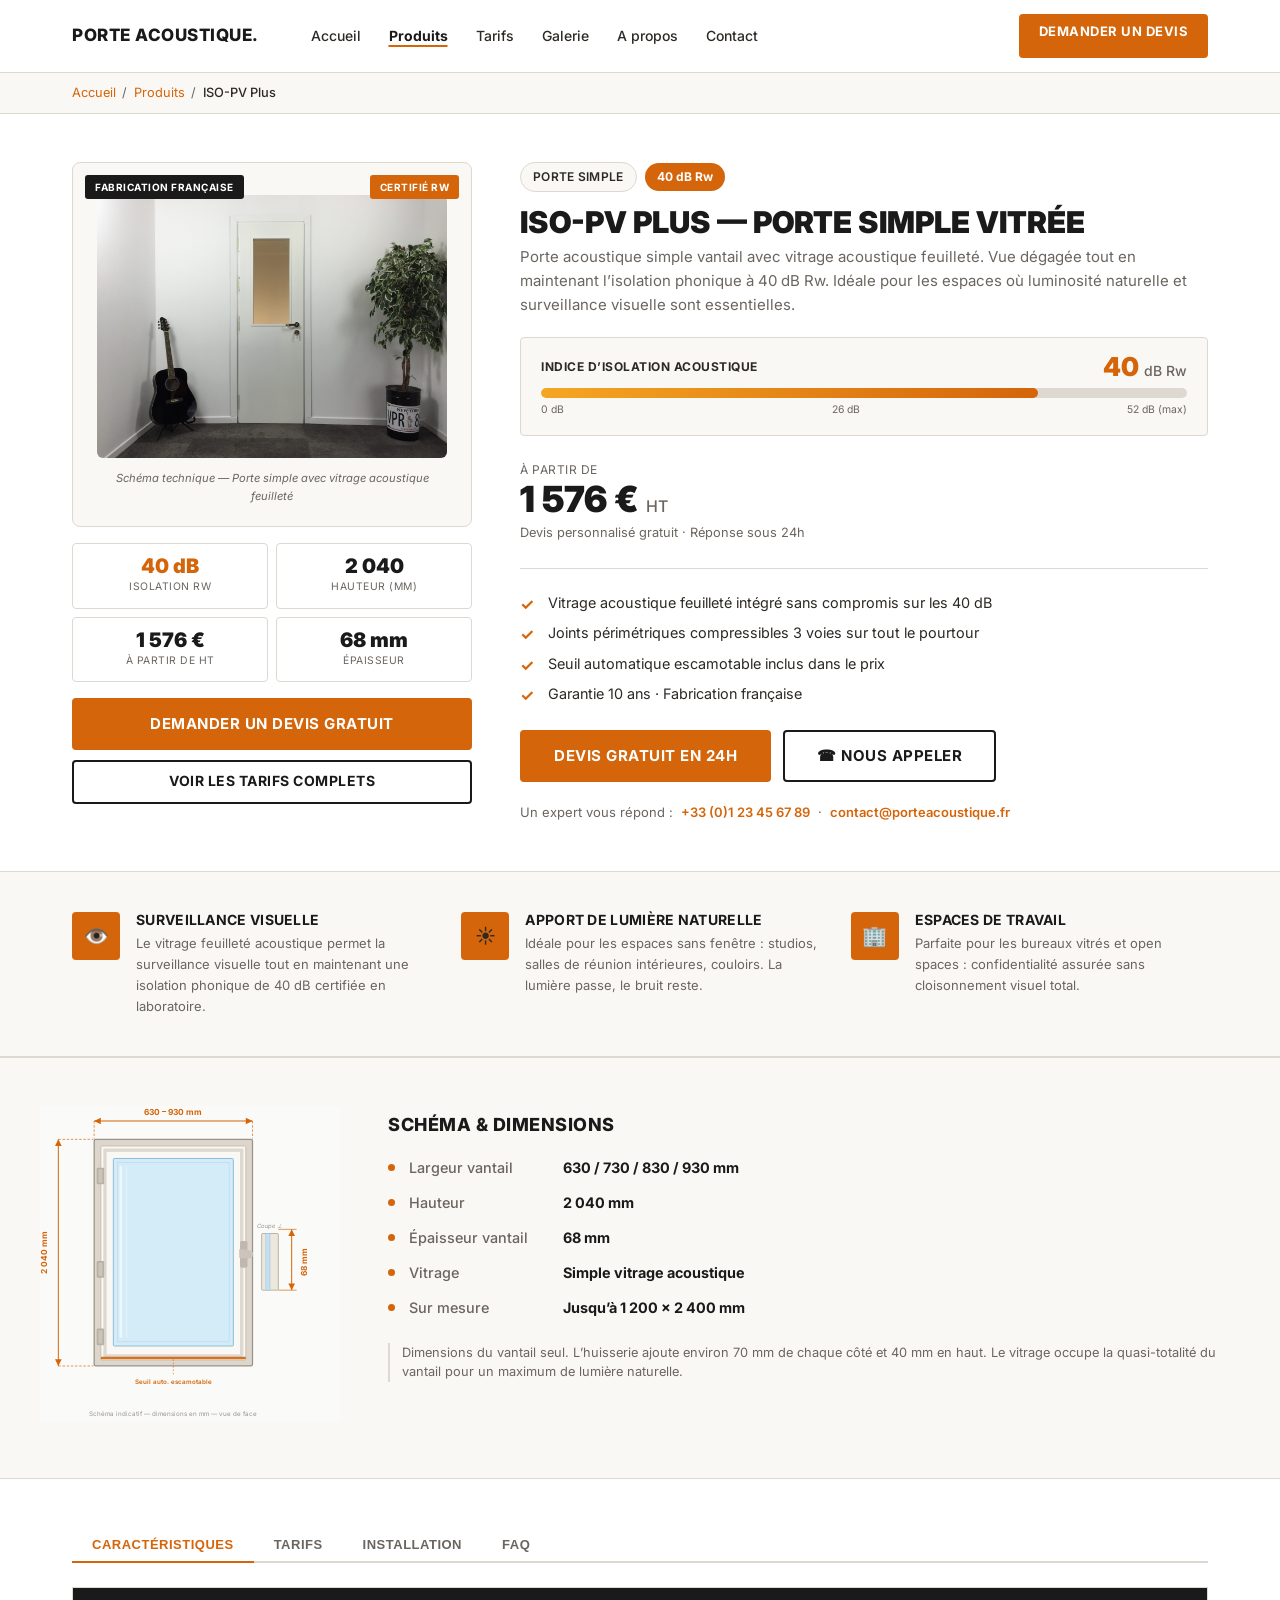
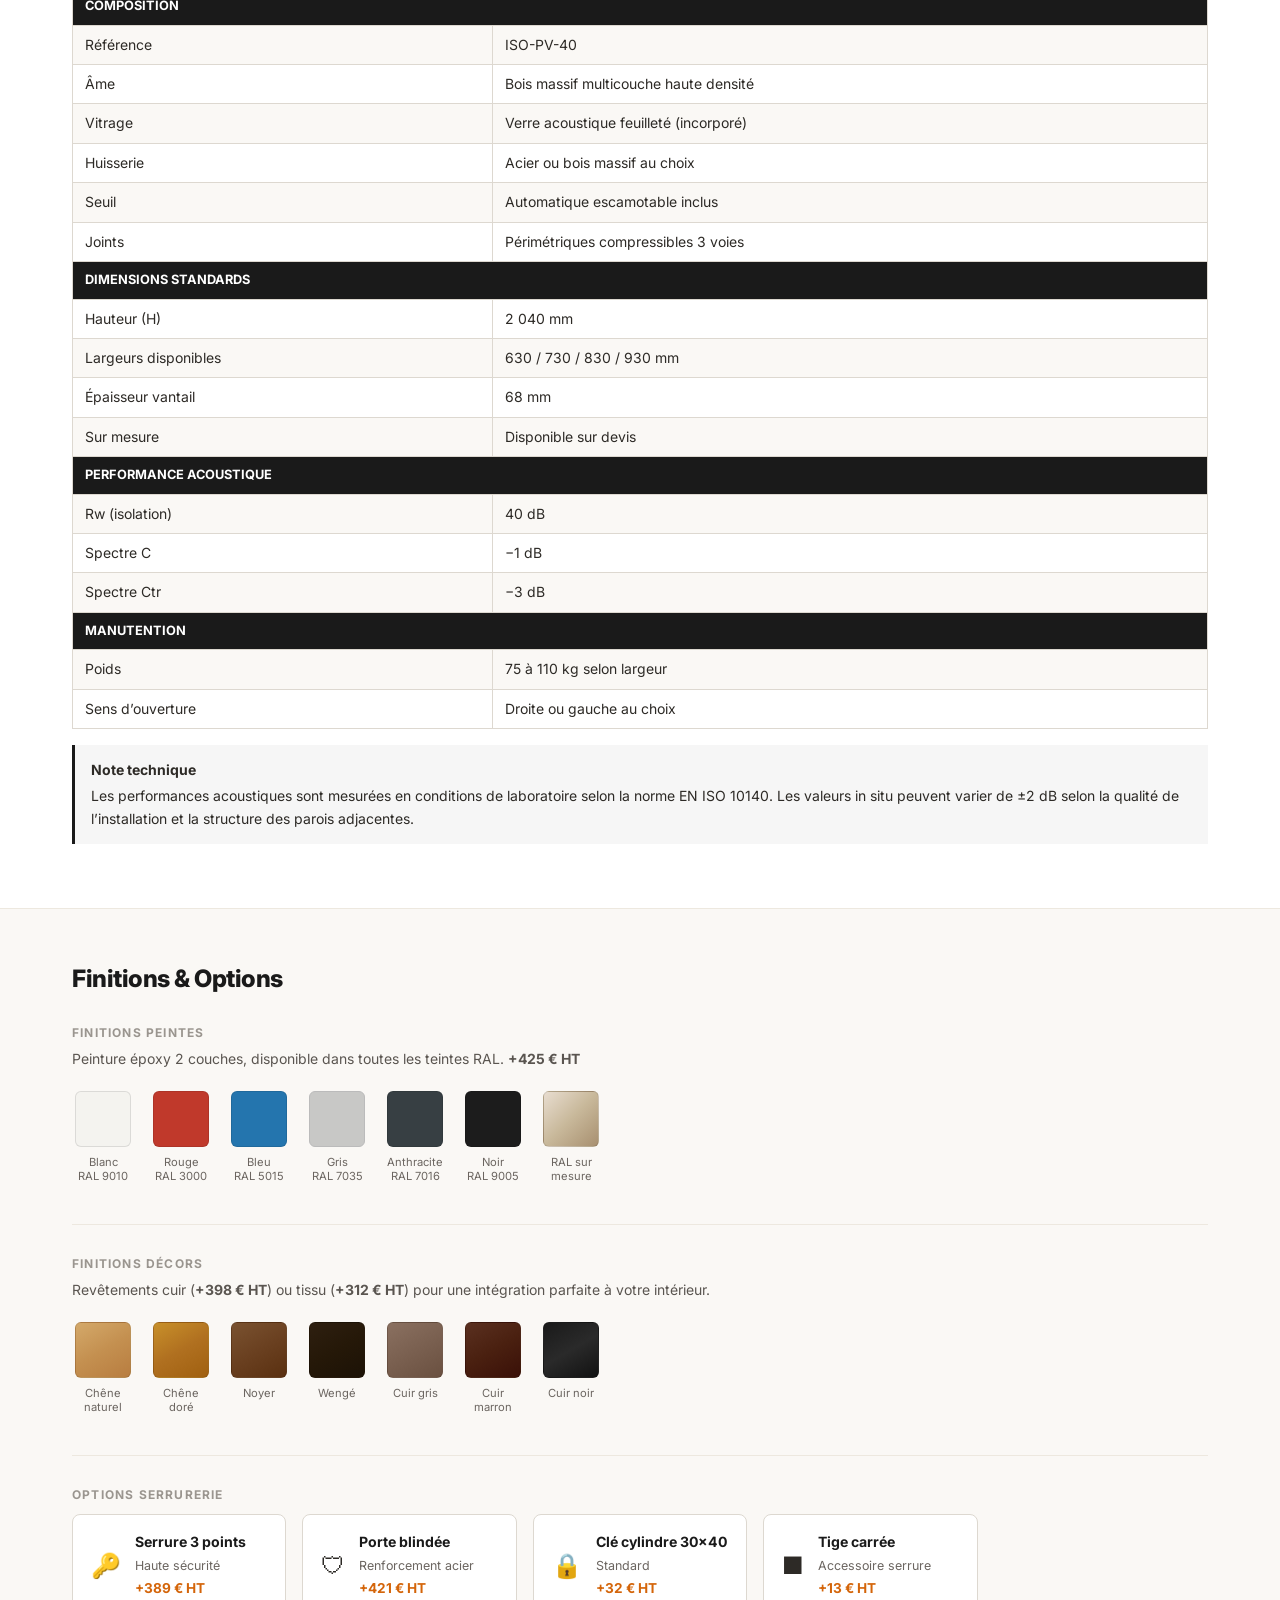
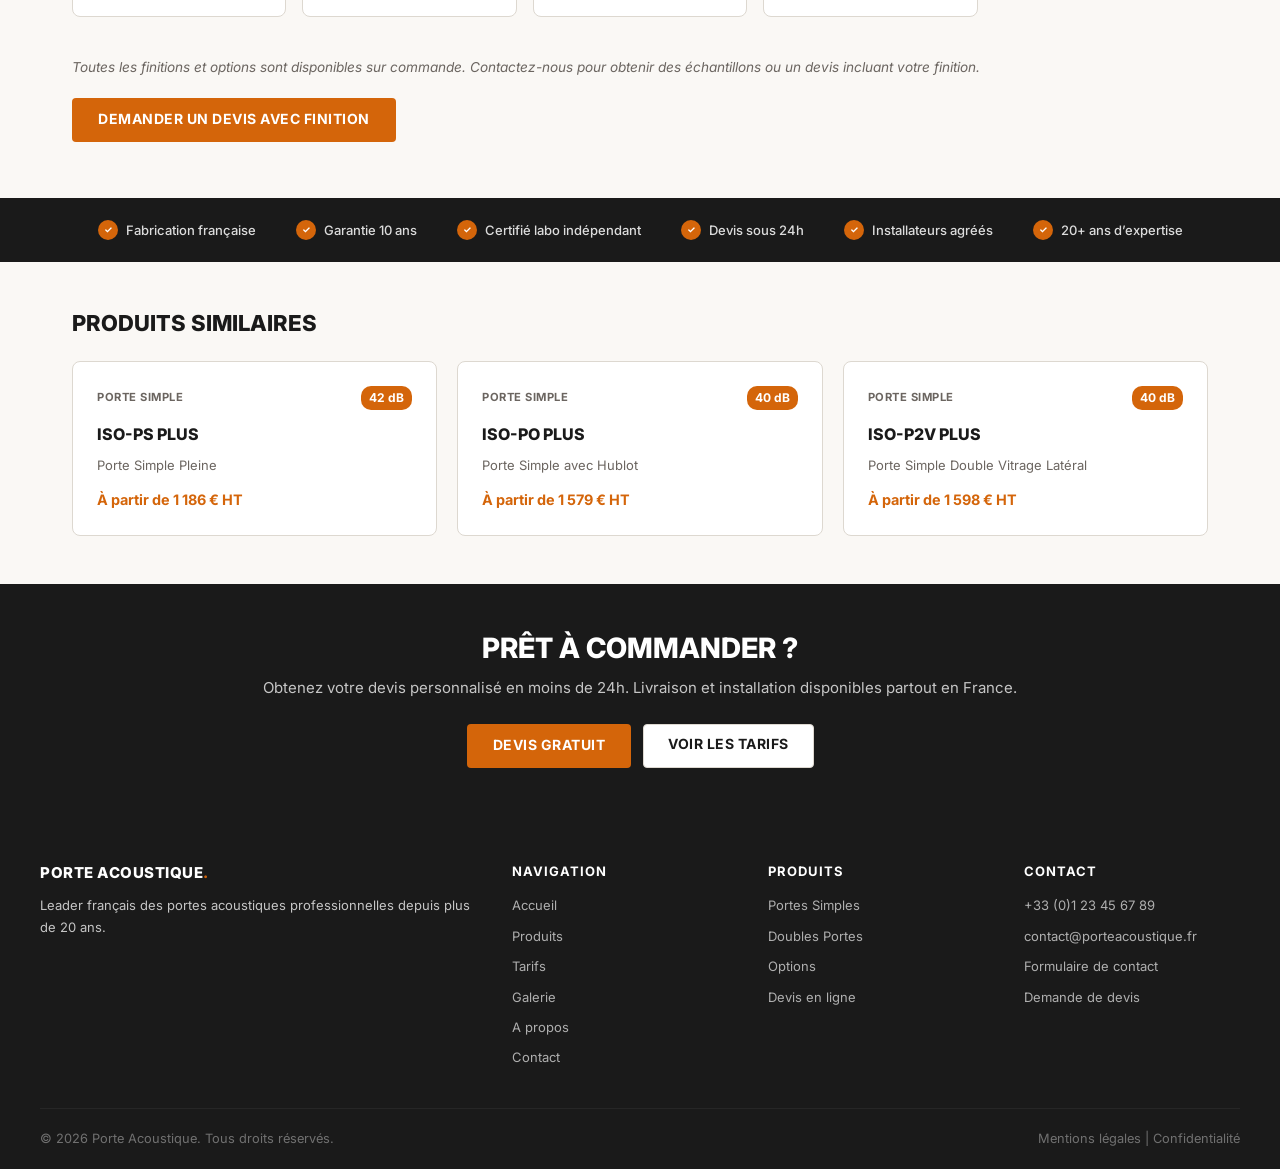
<file: produit-iso-pv-plus.html>
<!DOCTYPE html>
<html lang="fr">
<head>
    <meta charset="UTF-8">
    <meta name="viewport" content="width=device-width, initial-scale=1.0">
    <title>ISO-PV Plus &mdash; Porte Simple Vitr&eacute;e 40 dB | Porte Acoustique</title>
    <meta name="description" content="ISO-PV Plus : porte acoustique simple vantail vitr&eacute;e, 40 dB Rw, &agrave; partir de 1&nbsp;576&nbsp;&euro; HT. Vitrage acoustique feuilleté, seuil automatique, fabrication fran&ccedil;aise.">
    <meta name="theme-color" content="#d4650a">
    <link rel="preconnect" href="https://fonts.googleapis.com">
    <link rel="preconnect" href="https://fonts.gstatic.com" crossorigin>
    <link href="https://fonts.googleapis.com/css2?family=Inter:wght@400;500;600;700;800&display=swap" rel="stylesheet">
    <link rel="stylesheet" href="css/style.css">
</head>
<body>

<nav class="navbar">
    <div class="nav-inner">
        <a href="index.html" class="logo">PORTE ACOUSTIQUE<span class="logo-dot">.</span></a>
        <ul class="nav-links" id="navLinks">
            <li><a href="index.html">Accueil</a></li>
            <li><a href="produits.html" class="active">Produits</a></li>
            <li><a href="tarifs.html">Tarifs</a></li>
            <li><a href="galerie.html">Galerie</a></li>
            <li><a href="a-propos.html">A propos</a></li>
            <li><a href="contact.html">Contact</a></li>
            <li class="nav-mobile-devis"><a href="devis.html">Devis gratuit &rarr;</a></li>
        </ul>
        <a href="devis.html" class="btn btn-nav-devis">Demander un Devis</a>
        <button class="mobile-toggle" id="mobileToggle" aria-label="Menu" aria-expanded="false" aria-controls="navLinks">
            <span></span><span></span><span></span>
        </button>
    </div>
</nav>

<div class="pdp-breadcrumb-bar">
    <div class="container">
        <a href="index.html">Accueil</a>
        <span class="sep">/</span>
        <a href="produits.html">Produits</a>
        <span class="sep">/</span>
        <span>ISO-PV Plus</span>
    </div>
</div>

<section class="pdp-section">
    <div class="container">
        <div class="pdp-layout">

            <aside class="pdp-visual">
                <div class="pdp-visual-wrap">
                    <span class="pdp-fab-badge">Fabrication fran&ccedil;aise</span>
                    <span class="pdp-cert-badge">Certifi&eacute; Rw</span>
                    <img src="images_agenererplustard/IMG_6256-scaled.jpg" alt="ISO-PV Plus porte acoustique simple vitrée" style="width:100%;max-height:340px;object-fit:cover;border-radius:6px;">
                    <p class="pdp-schema-label">Sch&eacute;ma technique &mdash; Porte simple avec vitrage acoustique feuilleté</p>
                </div>
                <div class="pdp-quick-stats">
                    <div class="pdp-stat"><div class="pdp-stat-val highlight">40 dB</div><div class="pdp-stat-lbl">Isolation Rw</div></div>
                    <div class="pdp-stat"><div class="pdp-stat-val">2 040</div><div class="pdp-stat-lbl">Hauteur (mm)</div></div>
                    <div class="pdp-stat"><div class="pdp-stat-val">1 576 &euro;</div><div class="pdp-stat-lbl">&Agrave; partir de HT</div></div>
                    <div class="pdp-stat"><div class="pdp-stat-val">68 mm</div><div class="pdp-stat-lbl">&Eacute;paisseur</div></div>
                </div>
                <div class="pdp-visual-cta">
                    <a href="devis.html?modele=ISO-PV-Plus" class="btn btn-orange btn-full btn-lg">Demander un devis gratuit</a>
                    <a href="tarifs.html#portes-simples" class="btn btn-outline btn-full">Voir les tarifs complets</a>
                </div>
            </aside>

            <div class="pdp-info">
                <div class="pdp-badges">
                    <span class="badge-cat">Porte Simple</span>
                    <span class="badge-db">40 dB Rw</span>
                </div>
                <h1>ISO-PV Plus &mdash; Porte Simple Vitr&eacute;e</h1>
                <p class="pdp-subtitle">Porte acoustique simple vantail avec vitrage acoustique feuilleté. Vue d&eacute;gag&eacute;e tout en maintenant l&rsquo;isolation phonique &agrave; 40 dB Rw. Id&eacute;ale pour les espaces o&ugrave; luminosit&eacute; naturelle et surveillance visuelle sont essentielles.</p>

                <div class="db-perf-wrap">
                    <div class="db-perf-label-row">
                        <span class="db-perf-title">Indice d&rsquo;isolation acoustique</span>
                        <span class="db-perf-value">40 <span>dB Rw</span></span>
                    </div>
                    <div class="db-bar-track">
                        <div class="db-bar-fill" style="width:77%"></div>
                    </div>
                    <div class="db-scale"><span>0 dB</span><span>26 dB</span><span>52 dB (max)</span></div>
                </div>

                <div class="pdp-price-block">
                    <div class="pdp-price-from">&Agrave; partir de</div>
                    <div class="pdp-price-val">1 576 &euro; <span>HT</span></div>
                    <div class="pdp-price-note">Devis personnalis&eacute; gratuit &middot; R&eacute;ponse sous 24h</div>
                </div>

                <ul class="pdp-highlights">
                    <li class="pdp-highlight">Vitrage acoustique feuilleté int&eacute;gr&eacute; sans compromis sur les 40 dB</li>
                    <li class="pdp-highlight">Joints p&eacute;rim&eacute;triques compressibles 3 voies sur tout le pourtour</li>
                    <li class="pdp-highlight">Seuil automatique escamotable inclus dans le prix</li>
                    <li class="pdp-highlight">Garantie 10 ans &middot; Fabrication fran&ccedil;aise</li>
                </ul>

                <div class="pdp-cta-block">
                    <a href="devis.html?modele=ISO-PV-Plus" class="btn btn-orange btn-lg">Devis gratuit en 24h</a>
                    <a href="tel:+33123456789" class="btn btn-outline btn-lg">&#9742; Nous appeler</a>
                </div>

                <div class="pdp-contact-line">
                    <span>Un expert vous r&eacute;pond :</span>
                    <a href="tel:+33123456789">+33 (0)1 23 45 67 89</a>
                    <span>&middot;</span>
                    <a href="mailto:contact@porteacoustique.fr">contact@porteacoustique.fr</a>
                </div>
            </div>

        </div>
    </div>
</section>

<section class="pdp-args-section">
    <div class="container">
        <div class="pdp-args-grid">
            <div class="pdp-arg-item">
                <div class="pdp-arg-icon">&#128065;&#65039;</div>
                <div class="pdp-arg-text">
                    <h4>Surveillance visuelle</h4>
                    <p>Le vitrage feuilleté acoustique permet la surveillance visuelle tout en maintenant une isolation phonique de 40 dB certifi&eacute;e en laboratoire.</p>
                </div>
            </div>
            <div class="pdp-arg-item">
                <div class="pdp-arg-icon">&#9728;&#65039;</div>
                <div class="pdp-arg-text">
                    <h4>Apport de lumi&egrave;re naturelle</h4>
                    <p>Id&eacute;ale pour les espaces sans fen&ecirc;tre : studios, salles de r&eacute;union int&eacute;rieures, couloirs. La lumi&egrave;re passe, le bruit reste.</p>
                </div>
            </div>
            <div class="pdp-arg-item">
                <div class="pdp-arg-icon">&#127970;</div>
                <div class="pdp-arg-text">
                    <h4>Espaces de travail</h4>
                    <p>Parfaite pour les bureaux vitr&eacute;s et open spaces : confidentialit&eacute; assur&eacute;e sans cloisonnement visuel total.</p>
                </div>
            </div>
        </div>
    </div>
</section>

<!-- Schéma technique -->
<section class="pdp-schema-section">
    <div class="pdp-schema-inner">
        <div class="pdp-schema-drawing">
            <svg viewBox="0 0 360 380" xmlns="http://www.w3.org/2000/svg" style="width:300px;max-width:100%;font-family:Inter,Arial,sans-serif;" aria-label="Schéma technique ISO-PV Plus">
                <rect width="360" height="380" fill="#fafaf8" rx="4"/>
                <!-- Dormant -->
                <rect x="65" y="40" width="190" height="272" rx="2" fill="#ddd6cc" stroke="#9a9288" stroke-width="1.5"/>
                <!-- Vantail -->
                <rect x="73" y="48" width="174" height="257" rx="1" fill="#faf8f4" stroke="#c8c0b0" stroke-width="1.2"/>
                <rect x="78" y="53" width="164" height="247" fill="none" stroke="#ddd8d0" stroke-width="4"/>
                <!-- Vitrage simple -->
                <rect x="88" y="63" width="144" height="225" rx="1" fill="#d4ecf8" stroke="#90bcd8" stroke-width="1.2"/>
                <rect x="93" y="68" width="134" height="215" fill="none" stroke="#b8d8f0" stroke-width="0.8"/>
                <line x1="97" y1="72" x2="97" y2="278" stroke="rgba(255,255,255,0.6)" stroke-width="3"/>
                <line x1="104" y1="72" x2="104" y2="278" stroke="rgba(255,255,255,0.3)" stroke-width="1.5"/>
                <!-- Paumelles -->
                <rect x="68" y="74" width="9" height="20" rx="1.5" fill="#b8b0a4"/><rect x="70" y="76" width="5" height="16" rx="1" fill="#ccc4b8"/>
                <rect x="68" y="186" width="9" height="20" rx="1.5" fill="#b8b0a4"/><rect x="70" y="188" width="5" height="16" rx="1" fill="#ccc4b8"/>
                <rect x="68" y="267" width="9" height="20" rx="1.5" fill="#b8b0a4"/><rect x="70" y="269" width="5" height="16" rx="1" fill="#ccc4b8"/>
                <!-- Poignée -->
                <rect x="240" y="162" width="9" height="32" rx="2" fill="#c0b8b0"/>
                <path d="M239 172 Q253 172 255 175 Q257 178 255 181 Q253 184 239 182 Z" fill="#ccc4bc"/>
                <!-- Seuil -->
                <rect x="73" y="301" width="174" height="3" rx="1" fill="#d4650a" opacity="0.9"/>
                <line x1="160" y1="304" x2="160" y2="324" stroke="#d4650a" stroke-width="0.7" stroke-dasharray="2,2"/>
                <text x="160" y="334" text-anchor="middle" font-size="7.5" fill="#d4650a" font-weight="600">Seuil auto. escamotable</text>
                <!-- COTE LARGEUR -->
                <line x1="65" y1="18" x2="255" y2="18" stroke="#d4650a" stroke-width="1.2"/>
                <polygon points="65,18 73,14 73,22" fill="#d4650a"/>
                <polygon points="255,18 247,14 247,22" fill="#d4650a"/>
                <line x1="65" y1="18" x2="65" y2="39" stroke="#d4650a" stroke-width="0.8" stroke-dasharray="3,2"/>
                <line x1="255" y1="18" x2="255" y2="39" stroke="#d4650a" stroke-width="0.8" stroke-dasharray="3,2"/>
                <text x="160" y="11" text-anchor="middle" font-size="10" fill="#d4650a" font-weight="700">630 &#x2013; 930 mm</text>
                <!-- COTE HAUTEUR -->
                <line x1="22" y1="40" x2="22" y2="312" stroke="#d4650a" stroke-width="1.2"/>
                <polygon points="22,40 18,48 26,48" fill="#d4650a"/>
                <polygon points="22,312 18,304 26,304" fill="#d4650a"/>
                <line x1="22" y1="40" x2="64" y2="40" stroke="#d4650a" stroke-width="0.8" stroke-dasharray="3,2"/>
                <line x1="22" y1="312" x2="64" y2="312" stroke="#d4650a" stroke-width="0.8" stroke-dasharray="3,2"/>
                <text x="9" y="176" text-anchor="middle" font-size="10" fill="#d4650a" font-weight="700" transform="rotate(-90,9,176)">2 040 mm</text>
                <!-- VUE EN COUPE -->
                <text x="276" y="146" text-anchor="middle" font-size="7" fill="#9a9490" font-style="italic">Coupe &#x22A5;</text>
                <rect x="266" y="153" width="20" height="68" rx="1" fill="#ede8de" stroke="#b0a898" stroke-width="1"/>
                <rect x="271" y="153" width="5" height="68" fill="#c4dff0" stroke="#90bcd8" stroke-width="0.5"/>
                <line x1="286" y1="148" x2="308" y2="148" stroke="#d4650a" stroke-width="0.8"/>
                <line x1="286" y1="221" x2="308" y2="221" stroke="#d4650a" stroke-width="0.8"/>
                <line x1="302" y1="148" x2="302" y2="221" stroke="#d4650a" stroke-width="1.2"/>
                <polygon points="302,148 298,156 306,156" fill="#d4650a"/>
                <polygon points="302,221 298,213 306,213" fill="#d4650a"/>
                <text x="320" y="187" text-anchor="middle" font-size="10" fill="#d4650a" font-weight="700" transform="rotate(-90,320,187)">68 mm</text>
                <text x="160" y="372" text-anchor="middle" font-size="7.5" fill="#9a9490">Sch&#xe9;ma indicatif &#x2014; dimensions en mm &#x2014; vue de face</text>
            </svg>
        </div>
        <div class="pdp-schema-info">
            <h2 class="pdp-schema-info-title">Sch&eacute;ma &amp; Dimensions</h2>
            <ul class="pdp-schema-dims">
                <li><span class="dim-dot"></span><span class="dim-label">Largeur vantail</span><span class="dim-value">630 / 730 / 830 / 930 mm</span></li>
                <li><span class="dim-dot"></span><span class="dim-label">Hauteur</span><span class="dim-value">2 040 mm</span></li>
                <li><span class="dim-dot"></span><span class="dim-label">&Eacute;paisseur vantail</span><span class="dim-value">68 mm</span></li>
                <li><span class="dim-dot"></span><span class="dim-label">Vitrage</span><span class="dim-value">Simple vitrage acoustique</span></li>
                <li><span class="dim-dot"></span><span class="dim-label">Sur mesure</span><span class="dim-value">Jusqu&#x2019;&agrave; 1 200 &#xd7; 2 400 mm</span></li>
            </ul>
            <p class="pdp-schema-note">Dimensions du vantail seul. L&rsquo;huisserie ajoute environ 70 mm de chaque c&ocirc;t&eacute; et 40 mm en haut. Le vitrage occupe la quasi-totalit&eacute; du vantail pour un maximum de lumi&egrave;re naturelle.</p>
        </div>
    </div>
</section>

<section class="section">
    <div class="container">
        <div class="tabs-nav">
            <button class="tab-btn active" data-tab="tab-carac">Caract&eacute;ristiques</button>
            <button class="tab-btn" data-tab="tab-tarifs">Tarifs</button>
            <button class="tab-btn" data-tab="tab-install">Installation</button>
            <button class="tab-btn" data-tab="tab-faq">FAQ</button>
        </div>

        <div class="tab-panel active" id="tab-carac">
            <table class="specs-table">
                <tbody>
                    <tr class="specs-section-head"><td colspan="2">Composition</td></tr>
                    <tr><td>R&eacute;f&eacute;rence</td><td>ISO-PV-40</td></tr>
                    <tr><td>&Acirc;me</td><td>Bois massif multicouche haute densit&eacute;</td></tr>
                    <tr><td>Vitrage</td><td>Verre acoustique feuilleté (incorpor&eacute;)</td></tr>
                    <tr><td>Huisserie</td><td>Acier ou bois massif au choix</td></tr>
                    <tr><td>Seuil</td><td>Automatique escamotable inclus</td></tr>
                    <tr><td>Joints</td><td>P&eacute;rim&eacute;triques compressibles 3 voies</td></tr>
                    <tr class="specs-section-head"><td colspan="2">Dimensions standards</td></tr>
                    <tr><td>Hauteur (H)</td><td>2 040 mm</td></tr>
                    <tr><td>Largeurs disponibles</td><td>630 / 730 / 830 / 930 mm</td></tr>
                    <tr><td>&Eacute;paisseur vantail</td><td>68 mm</td></tr>
                    <tr><td>Sur mesure</td><td>Disponible sur devis</td></tr>
                    <tr class="specs-section-head"><td colspan="2">Performance acoustique</td></tr>
                    <tr><td>Rw (isolation)</td><td>40 dB</td></tr>
                    <tr><td>Spectre C</td><td>&minus;1 dB</td></tr>
                    <tr><td>Spectre Ctr</td><td>&minus;3 dB</td></tr>
                    <tr class="specs-section-head"><td colspan="2">Manutention</td></tr>
                    <tr><td>Poids</td><td>75 &agrave; 110 kg selon largeur</td></tr>
                    <tr><td>Sens d&rsquo;ouverture</td><td>Droite ou gauche au choix</td></tr>
                </tbody>
            </table>
            <div class="warning-box">
                <strong>Note technique</strong>
                Les performances acoustiques sont mesur&eacute;es en conditions de laboratoire selon la norme EN ISO 10140. Les valeurs in situ peuvent varier de &plusmn;2 dB selon la qualit&eacute; de l&rsquo;installation et la structure des parois adjacentes.
            </div>
        </div>

        <div class="tab-panel" id="tab-tarifs">
            <table class="specs-table">
                <thead>
                    <tr><th>Dimension</th><th>Tarif HT</th></tr>
                </thead>
                <tbody>
                    <tr><td>630 &times; 2 040 mm</td><td>1 576 &euro;</td></tr>
                    <tr><td>730 &times; 2 040 mm</td><td>1 695 &euro;</td></tr>
                    <tr><td>830 &times; 2 040 mm</td><td>1 820 &euro;</td></tr>
                    <tr><td>930 &times; 2 040 mm</td><td>1 885 &euro;</td></tr>
                </tbody>
            </table>
            <table class="specs-table" style="margin-top:1rem;">
                <thead><tr><th colspan="2">Options tarifaires</th></tr></thead>
                <tbody>
                    <tr><td>Serrure 3 points</td><td>389 &euro;</td></tr>
                    <tr><td>Finition cuir 1 c&ocirc;t&eacute;</td><td>398 &euro;</td></tr>
                    <tr><td>Finition tissu 1 c&ocirc;t&eacute;</td><td>312 &euro;</td></tr>
                    <tr><td>Peinture &eacute;poxy 2 c&ocirc;t&eacute;s (RAL)</td><td>425 &euro;</td></tr>
                    <tr><td>Porte blind&eacute;e</td><td>421 &euro;</td></tr>
                    <tr><td>Tige carr&eacute;</td><td>13 &euro;</td></tr>
                    <tr><td>Cl&eacute; cylindre 30x40</td><td>32 &euro;</td></tr>
                </tbody>
            </table>
            <div class="info-box" style="margin-top:1.5rem;">
                <strong>Dimension hors standard ?</strong>
                Demandez un devis sur mesure &mdash; nous r&eacute;alisons toutes dimensions jusqu&rsquo;&agrave; 1&nbsp;200 &times; 2&nbsp;400 mm.
            </div>
            <div style="margin-top:1.5rem;display:flex;gap:1rem;flex-wrap:wrap;">
                <a href="devis.html?modele=ISO-PV-Plus" class="btn btn-orange">Demander un devis</a>
                <a href="tarifs.html#portes-simples" class="btn btn-outline">Voir tous les tarifs</a>
            </div>
        </div>

        <div class="tab-panel" id="tab-install">
            <div class="install-steps">
                <div class="install-step">
                    <div class="install-step-num">1</div>
                    <div class="install-step-content">
                        <strong>Pr&eacute;paration de l&rsquo;ouverture</strong>
                        <p>V&eacute;rification des cotes brutes : hauteur +10 mm, largeur +10 mm minimum. L&rsquo;ouverture doit &ecirc;tre d&rsquo;aplomb et de niveau avant la pose de l&rsquo;huisserie.</p>
                    </div>
                </div>
                <div class="install-step">
                    <div class="install-step-num">2</div>
                    <div class="install-step-content">
                        <strong>Mise en place de l&rsquo;huisserie</strong>
                        <p>Calage, v&eacute;rification de l&rsquo;&eacute;querrage et scellement selon le support. Bourrage complet des jours avec mousse acoustique haute densit&eacute;.</p>
                    </div>
                </div>
                <div class="install-step">
                    <div class="install-step-num">3</div>
                    <div class="install-step-content">
                        <strong>Accrochage du vantail</strong>
                        <p>Mise en place du vantail sur les paumelles pr&eacute;-r&eacute;gl&eacute;es. R&eacute;glage tridimensionnel pour alignement parfait avec les joints p&eacute;rim&eacute;triques.</p>
                    </div>
                </div>
                <div class="install-step">
                    <div class="install-step-num">4</div>
                    <div class="install-step-content">
                        <strong>R&eacute;glage &amp; contr&ocirc;le acoustique</strong>
                        <p>R&eacute;glage de la course du seuil escamotable. Test d&rsquo;&eacute;tanch&eacute;it&eacute; et v&eacute;rification de la bonne compression des joints sur tout le p&eacute;rim&egrave;tre.</p>
                    </div>
                </div>
            </div>
            <div class="warning-box">
                <strong>Installation professionnelle recommand&eacute;e</strong>
                Pour garantir les 40 dB annonc&eacute;s, la pose doit &ecirc;tre r&eacute;alis&eacute;e par un menuisier qualifi&eacute;. Contactez-nous pour &ecirc;tre mis en relation avec nos installateurs partenaires agr&eacute;&eacute;s.
            </div>
        </div>

        <div class="tab-panel" id="tab-faq">
            <div class="faq-list">
                <div class="faq-item">
                    <button class="faq-q">Le vitrage acoustique r&eacute;duit-il l&rsquo;isolation par rapport au mod&egrave;le plein ? <span class="faq-chevron">&#9660;</span></button>
                    <div class="faq-a">L&eacute;g&egrave;rement. Le vitrage feuilleté acoustique est sp&eacute;cialement con&ccedil;u pour maintenir les performances : l&rsquo;ISO-PV Plus atteint 40 dB Rw contre 42 dB pour l&rsquo;ISO-PS Plus plein. La diff&eacute;rence est minime et imperceptible dans la pratique.</div>
                </div>
                <div class="faq-item">
                    <button class="faq-q">Le vitrage peut-il &ecirc;tre remplac&eacute; en cas de casse ? <span class="faq-chevron">&#9660;</span></button>
                    <div class="faq-a">Oui. Le vitrage acoustique feuilleté est encadr&eacute; et peut &ecirc;tre remplac&eacute; sans d&eacute;poser la porte. Contactez notre SAV pour les pi&egrave;ces de rechange.</div>
                </div>
                <div class="faq-item">
                    <button class="faq-q">Peut-on teinter le vitrage ? <span class="faq-chevron">&#9660;</span></button>
                    <div class="faq-a">Nous proposons des vitrages feuilletés teint&eacute; bronze ou fum&eacute; en option sur devis. &Agrave; pr&eacute;ciser lors de votre demande.</div>
                </div>
                <div class="faq-item">
                    <button class="faq-q">La pose est-elle diff&eacute;rente d&rsquo;une porte pleine ? <span class="faq-chevron">&#9660;</span></button>
                    <div class="faq-a">Non, la proc&eacute;dure d&rsquo;installation est identique. Le vitrage est int&eacute;gr&eacute; en usine. Le poids est l&eacute;g&egrave;rement sup&eacute;rieur &agrave; une porte pleine.</div>
                </div>
            </div>
        </div>

    </div>
</section>

<section class="finitions-section">
    <div class="container">
        <h2 class="finitions-title">Finitions &amp; Options</h2>

        <div class="finitions-group">
            <h3>Finitions peintes</h3>
            <p class="finitions-desc">Peinture &eacute;poxy 2 couches, disponible dans toutes les teintes RAL. <strong>+425 &euro; HT</strong></p>
            <div class="swatch-grid">
                <div class="swatch"><div class="swatch-color" style="background:#f4f3ef;"></div><span>Blanc RAL&nbsp;9010</span></div>
                <div class="swatch"><div class="swatch-color" style="background:#c0392b;"></div><span>Rouge RAL&nbsp;3000</span></div>
                <div class="swatch"><div class="swatch-color" style="background:#2475ae;"></div><span>Bleu RAL&nbsp;5015</span></div>
                <div class="swatch"><div class="swatch-color" style="background:#c8c8c6;border-color:#bbb;"></div><span>Gris RAL&nbsp;7035</span></div>
                <div class="swatch"><div class="swatch-color" style="background:#373f43;"></div><span>Anthracite RAL&nbsp;7016</span></div>
                <div class="swatch"><div class="swatch-color" style="background:#1c1c1c;"></div><span>Noir RAL&nbsp;9005</span></div>
                <div class="swatch"><div class="swatch-color" style="background:linear-gradient(135deg,#e8ddd0,#c8b89a,#a89070);"></div><span>RAL sur mesure</span></div>
            </div>
        </div>

        <hr class="finitions-divider">

        <div class="finitions-group">
            <h3>Finitions d&eacute;cors</h3>
            <p class="finitions-desc">Rev&ecirc;tements cuir (<strong>+398 &euro; HT</strong>) ou tissu (<strong>+312 &euro; HT</strong>) pour une int&eacute;gration parfaite &agrave; votre int&eacute;rieur.</p>
            <div class="swatch-grid">
                <div class="swatch"><div class="swatch-color" style="background:linear-gradient(150deg,#d4a96a,#c49050,#b87d40);"></div><span>Ch&ecirc;ne naturel</span></div>
                <div class="swatch"><div class="swatch-color" style="background:linear-gradient(150deg,#c8902a,#b07020,#a06010);"></div><span>Ch&ecirc;ne dor&eacute;</span></div>
                <div class="swatch"><div class="swatch-color" style="background:linear-gradient(150deg,#7a5230,#6a4020,#5a3010);"></div><span>Noyer</span></div>
                <div class="swatch"><div class="swatch-color" style="background:linear-gradient(150deg,#2e1f10,#251808,#1c1206);"></div><span>Weng&eacute;</span></div>
                <div class="swatch"><div class="swatch-color" style="background:linear-gradient(150deg,#8a7060,#7a6050,#6a5040);"></div><span>Cuir gris</span></div>
                <div class="swatch"><div class="swatch-color" style="background:linear-gradient(150deg,#5a3020,#4a2010,#3a1008);"></div><span>Cuir marron</span></div>
                <div class="swatch"><div class="swatch-color" style="background:linear-gradient(150deg,#1a1a1a,#2a2a2a,#121212);"></div><span>Cuir noir</span></div>
            </div>
        </div>

        <hr class="finitions-divider">

        <div class="finitions-group">
            <h3>Options serrurerie</h3>
            <div class="options-grid">
                <div class="option-card">
                    <div class="option-icon">&#128273;</div>
                    <div class="option-info">
                        <strong>Serrure 3 points</strong>
                        <span>Haute s&eacute;curit&eacute;</span>
                        <span class="option-price">+389 &euro; HT</span>
                    </div>
                </div>
                <div class="option-card">
                    <div class="option-icon">&#128737;</div>
                    <div class="option-info">
                        <strong>Porte blind&eacute;e</strong>
                        <span>Renforcement acier</span>
                        <span class="option-price">+421 &euro; HT</span>
                    </div>
                </div>
                <div class="option-card">
                    <div class="option-icon">&#128274;</div>
                    <div class="option-info">
                        <strong>Cl&eacute; cylindre 30&times;40</strong>
                        <span>Standard</span>
                        <span class="option-price">+32 &euro; HT</span>
                    </div>
                </div>
                <div class="option-card">
                    <div class="option-icon">&#9632;</div>
                    <div class="option-info">
                        <strong>Tige carr&eacute;e</strong>
                        <span>Accessoire serrure</span>
                        <span class="option-price">+13 &euro; HT</span>
                    </div>
                </div>
            </div>
        </div>

        <p class="finitions-note">Toutes les finitions et options sont disponibles sur commande. Contactez-nous pour obtenir des &eacute;chantillons ou un devis incluant votre finition.</p>
        <div style="margin-top:1.25rem;">
            <a href="devis.html?modele=ISO-PV-Plus" class="btn btn-orange">Demander un devis avec finition</a>
        </div>
    </div>
</section>

<div class="trust-strip-v2">
    <div class="trust-strip-v2-inner">
        <div class="trust-item-v2"><span class="trust-icon-v2">&#10003;</span> Fabrication fran&ccedil;aise</div>
        <div class="trust-item-v2"><span class="trust-icon-v2">&#10003;</span> Garantie 10 ans</div>
        <div class="trust-item-v2"><span class="trust-icon-v2">&#10003;</span> Certifi&eacute; labo ind&eacute;pendant</div>
        <div class="trust-item-v2"><span class="trust-icon-v2">&#10003;</span> Devis sous 24h</div>
        <div class="trust-item-v2"><span class="trust-icon-v2">&#10003;</span> Installateurs agr&eacute;&eacute;s</div>
        <div class="trust-item-v2"><span class="trust-icon-v2">&#10003;</span> 20+ ans d&rsquo;expertise</div>
    </div>
</div>

<section class="related-section">
    <div class="container">
        <h2 class="related-title">Produits similaires</h2>
        <div class="related-grid">
            <a href="produit-iso-ps-plus.html" class="related-card">
                <div class="related-card-header">
                    <span class="related-card-cat">Porte Simple</span>
                    <span class="related-card-db">42 dB</span>
                </div>
                <div class="related-card-name">ISO-PS Plus</div>
                <div class="related-card-desc">Porte Simple Pleine</div>
                <div class="related-card-price">&Agrave; partir de 1 186 &euro; HT</div>
            </a>
            <a href="produit-iso-po-plus.html" class="related-card">
                <div class="related-card-header">
                    <span class="related-card-cat">Porte Simple</span>
                    <span class="related-card-db">40 dB</span>
                </div>
                <div class="related-card-name">ISO-PO Plus</div>
                <div class="related-card-desc">Porte Simple avec Hublot</div>
                <div class="related-card-price">&Agrave; partir de 1 579 &euro; HT</div>
            </a>
            <a href="produit-iso-p2v-plus.html" class="related-card">
                <div class="related-card-header">
                    <span class="related-card-cat">Porte Simple</span>
                    <span class="related-card-db">40 dB</span>
                </div>
                <div class="related-card-name">ISO-P2V Plus</div>
                <div class="related-card-desc">Porte Simple Double Vitrage Lat&eacute;ral</div>
                <div class="related-card-price">&Agrave; partir de 1 598 &euro; HT</div>
            </a>
        </div>
    </div>
</section>

<section class="cta-banner">
    <div class="container">
        <h2>Pr&ecirc;t &agrave; commander ?</h2>
        <p>Obtenez votre devis personnalis&eacute; en moins de 24h. Livraison et installation disponibles partout en France.</p>
        <div class="btn-group">
            <a href="devis.html?modele=ISO-PV-Plus" class="btn btn-accent">Devis Gratuit</a>
            <a href="tarifs.html#portes-simples" class="btn btn-secondary">Voir les Tarifs</a>
        </div>
    </div>
</section>

<footer>
    <div class="footer-grid">
        <div class="footer-brand">
            <h3>PORTE ACOUSTIQUE<span style="color:var(--orange)">.</span></h3>
            <p>Leader fran&ccedil;ais des portes acoustiques professionnelles depuis plus de 20 ans.</p>
        </div>
        <div><h4>Navigation</h4><ul>
            <li><a href="index.html">Accueil</a></li>
            <li><a href="produits.html">Produits</a></li>
            <li><a href="tarifs.html">Tarifs</a></li>
            <li><a href="galerie.html">Galerie</a></li>
            <li><a href="a-propos.html">A propos</a></li>
            <li><a href="contact.html">Contact</a></li>
            <li class="nav-mobile-devis"><a href="devis.html">Devis gratuit &rarr;</a></li>
        </ul></div>
        <div><h4>Produits</h4><ul>
            <li><a href="tarifs.html#portes-simples">Portes Simples</a></li>
            <li><a href="tarifs.html#doubles-portes">Doubles Portes</a></li>
            <li><a href="tarifs.html#options">Options</a></li>
            <li><a href="devis.html">Devis en ligne</a></li>
        </ul></div>
        <div><h4>Contact</h4><ul>
            <li><a href="tel:+33123456789">+33 (0)1 23 45 67 89</a></li>
            <li><a href="mailto:contact@porteacoustique.fr">contact@porteacoustique.fr</a></li>
            <li><a href="contact.html">Formulaire de contact</a></li>
            <li><a href="devis.html">Demande de devis</a></li>
        </ul></div>
    </div>
    <div class="footer-bottom">
        <p>&copy; 2026 Porte Acoustique. Tous droits r&eacute;serv&eacute;s.</p>
        <p><a href="#">Mentions l&eacute;gales</a> | <a href="#">Confidentialit&eacute;</a></p>
    </div>
</footer>

<div class="sticky-devis-mobile" id="stickyDevis">
    <a href="devis.html?modele=ISO-PV-Plus">Devis gratuit &mdash; ISO-PV Plus</a>
</div>

<script src="js/main.js"></script>
<script>
document.querySelectorAll('.faq-q').forEach(function(btn){
    btn.addEventListener('click', function(){
        var item = this.closest('.faq-item');
        var wasOpen = item.classList.contains('open');
        document.querySelectorAll('.faq-item').forEach(function(i){ i.classList.remove('open'); });
        if(!wasOpen) item.classList.add('open');
    });
});
</script>
</body>
</html>
</file>
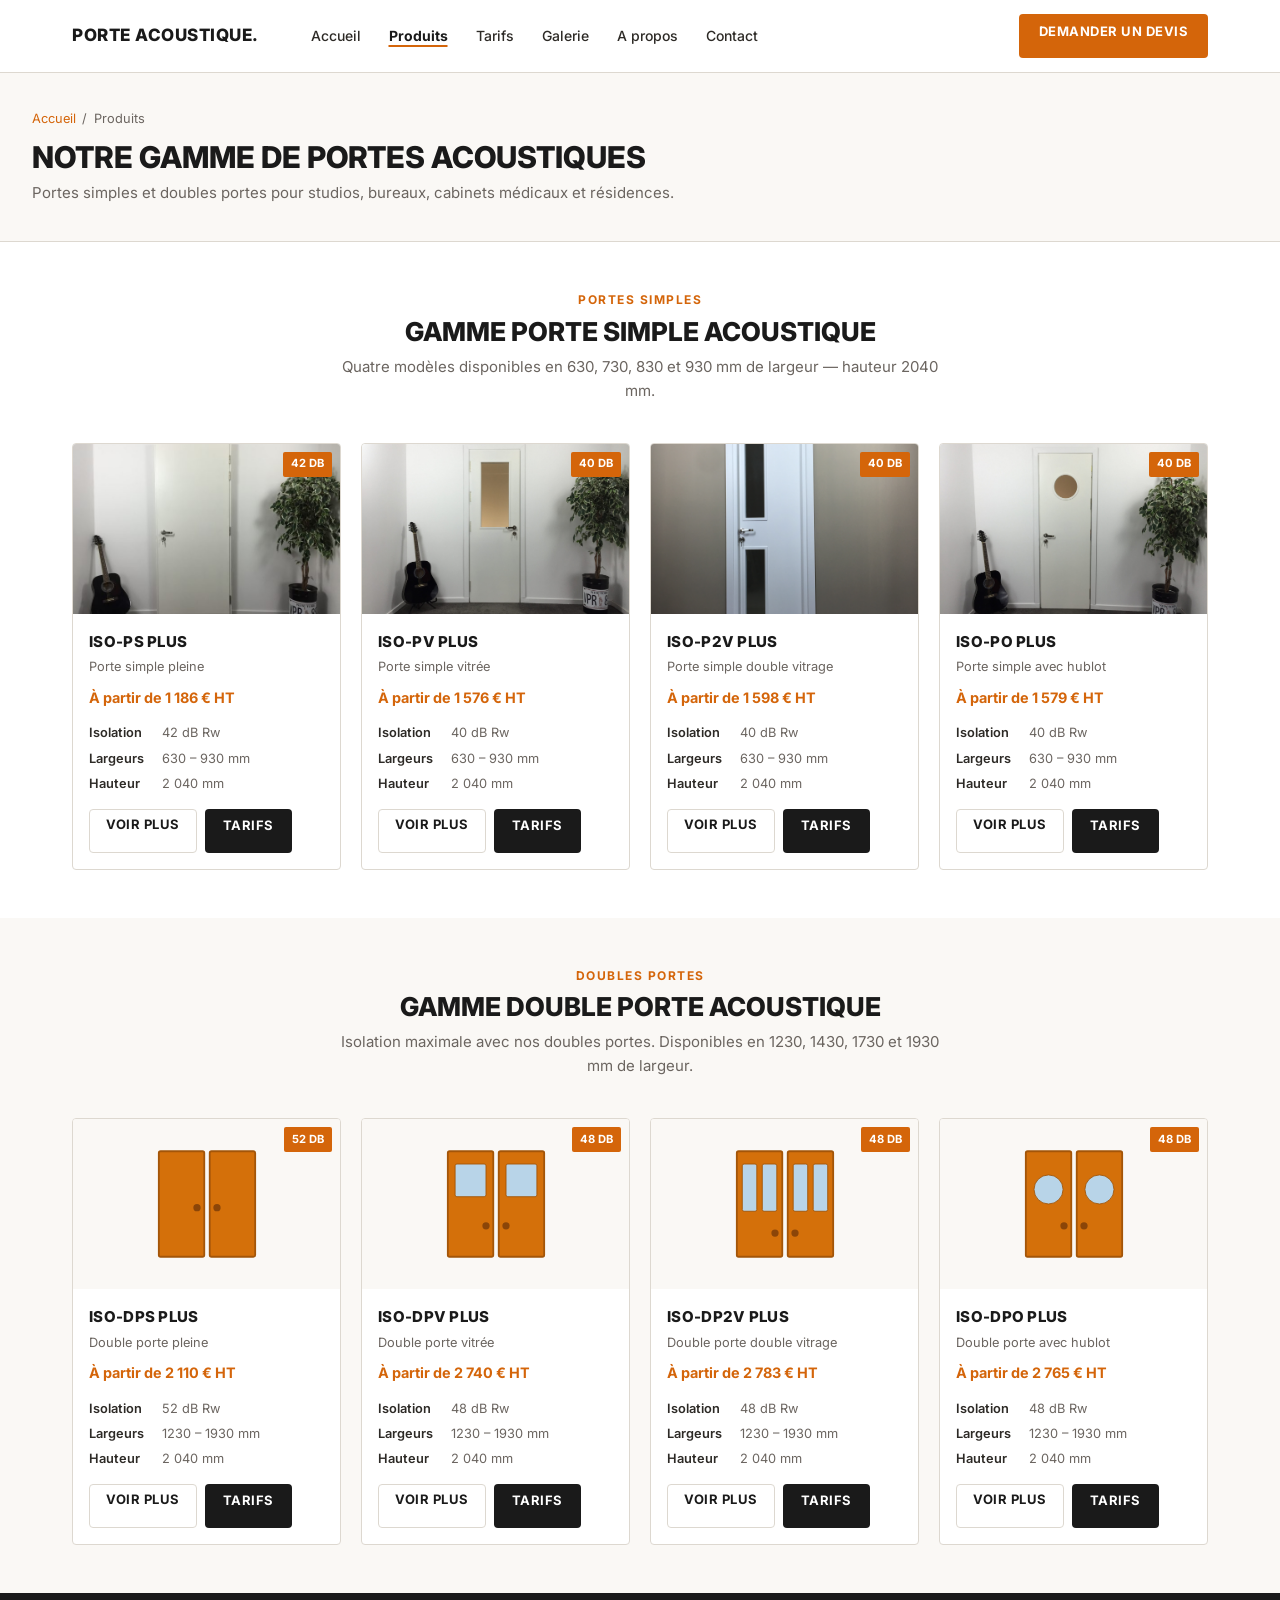
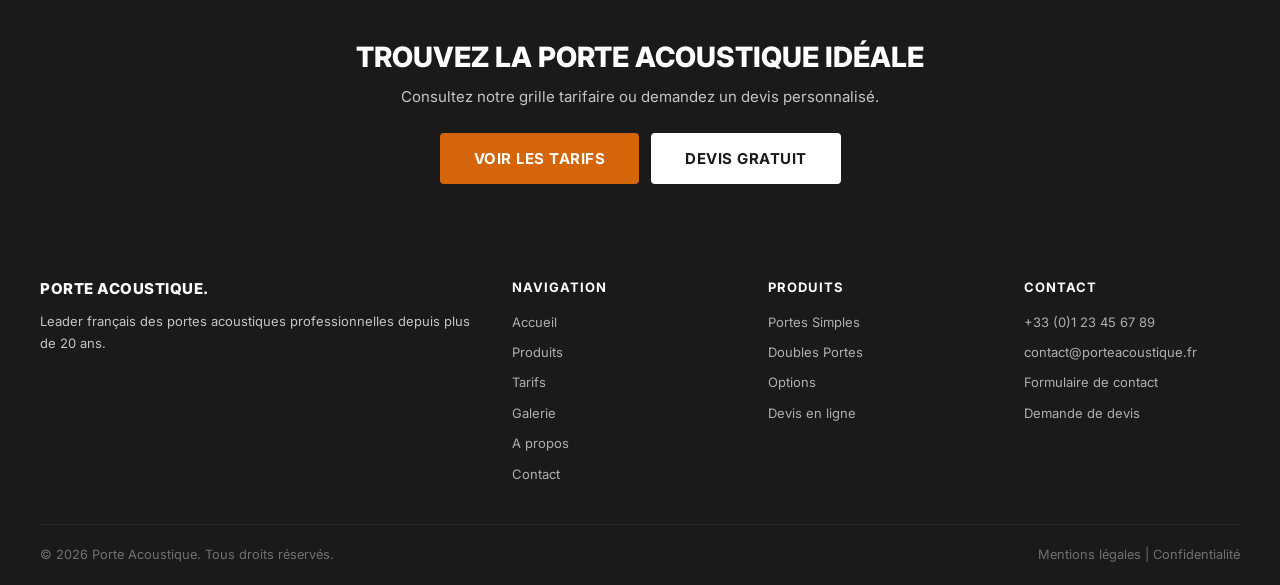
<file: produits.html>
<!DOCTYPE html>
<html lang="fr">
<head>
    <meta charset="UTF-8">
    <meta name="viewport" content="width=device-width, initial-scale=1.0">
    <title>Nos Produits | Porte Acoustique</title>
    <meta name="description" content="Gamme complète de portes acoustiques : portes simples et doubles portes. Isolation phonique de 35 à 52 dB. Fabrication française.">
    <link rel="preconnect" href="https://fonts.googleapis.com">
    <link rel="preconnect" href="https://fonts.gstatic.com" crossorigin>
    <link href="https://fonts.googleapis.com/css2?family=Inter:wght@400;500;600;700;800&display=swap" rel="stylesheet">
    <link rel="stylesheet" href="css/style.css">
</head>
<body>


<nav class="navbar">
    <div class="nav-inner">
        <a href="index.html" class="logo">PORTE ACOUSTIQUE<span class="logo-dot">.</span></a>
        <ul class="nav-links" id="navLinks">
            <li><a href="index.html">Accueil</a></li>
            <li><a href="produits.html" class="active">Produits</a></li>
            <li><a href="tarifs.html">Tarifs</a></li>
            <li><a href="galerie.html">Galerie</a></li>
            <li><a href="a-propos.html">A propos</a></li>
            <li><a href="contact.html">Contact</a></li>
            <li class="nav-mobile-devis"><a href="devis.html">Devis gratuit &rarr;</a></li>
        </ul>
        <a href="devis.html" class="btn btn-nav-devis">Demander un Devis</a>
        <button class="mobile-toggle" id="mobileToggle" aria-label="Menu">
            <span></span><span></span><span></span>
        </button>
    </div>
</nav>

<div class="page-hero">
    <div class="breadcrumb"><a href="index.html">Accueil</a><span class="sep">/</span><span>Produits</span></div>
    <h1>Notre Gamme de Portes Acoustiques</h1>
    <p>Portes simples et doubles portes pour studios, bureaux, cabinets médicaux et résidences.</p>
</div>

<!-- Portes Simples -->
<section class="section" id="portes-simples">
    <div class="container">
        <div class="section-header">
            <div class="section-label">Portes Simples</div>
            <h2 class="section-title">Gamme Porte Simple Acoustique</h2>
            <p class="section-desc">Quatre modèles disponibles en 630, 730, 830 et 930 mm de largeur &mdash; hauteur 2040 mm.</p>
        </div>
        <div class="products-grid">

            <div class="product-card">
                <div class="product-card-img">
                    <img src="images_agenererplustard/IMG_6274-e1475179363732.jpg" alt="ISO-PS Plus">
                    <span class="product-badge">42 dB</span>
                </div>
                <div class="product-card-body">
                    <div class="product-name">ISO-PS Plus</div>
                    <div class="product-type">Porte simple pleine</div>
                    <div class="product-from">À partir de 1 186 &euro; HT</div>
                    <ul class="product-card-specs">
                        <li><span>Isolation</span><span>42 dB Rw</span></li>
                        <li><span>Largeurs</span><span>630 &ndash; 930 mm</span></li>
                        <li><span>Hauteur</span><span>2 040 mm</span></li>
                    </ul>
                    <div class="product-card-actions">
                        <a href="produit-iso-ps-plus.html" class="btn btn-secondary btn-sm">Voir plus</a>
                        <a href="tarifs.html#portes-simples" class="btn btn-primary btn-sm">Tarifs</a>
                    </div>
                </div>
            </div>

            <div class="product-card">
                <div class="product-card-img">
                    <img src="images_agenererplustard/IMG_6256-scaled.jpg" alt="ISO-PV Plus">
                    <span class="product-badge">40 dB</span>
                </div>
                <div class="product-card-body">
                    <div class="product-name">ISO-PV Plus</div>
                    <div class="product-type">Porte simple vitrée</div>
                    <div class="product-from">À partir de 1 576 &euro; HT</div>
                    <ul class="product-card-specs">
                        <li><span>Isolation</span><span>40 dB Rw</span></li>
                        <li><span>Largeurs</span><span>630 &ndash; 930 mm</span></li>
                        <li><span>Hauteur</span><span>2 040 mm</span></li>
                    </ul>
                    <div class="product-card-actions">
                        <a href="produit-iso-pv-plus.html" class="btn btn-secondary btn-sm">Voir plus</a>
                        <a href="tarifs.html#portes-simples" class="btn btn-primary btn-sm">Tarifs</a>
                    </div>
                </div>
            </div>

            <div class="product-card">
                <div class="product-card-img">
                    <img src="images_agenererplustard/IMG_5763.jpg" alt="ISO-P2V Plus">
                    <span class="product-badge">40 dB</span>
                </div>
                <div class="product-card-body">
                    <div class="product-name">ISO-P2V Plus</div>
                    <div class="product-type">Porte simple double vitrage</div>
                    <div class="product-from">À partir de 1 598 &euro; HT</div>
                    <ul class="product-card-specs">
                        <li><span>Isolation</span><span>40 dB Rw</span></li>
                        <li><span>Largeurs</span><span>630 &ndash; 930 mm</span></li>
                        <li><span>Hauteur</span><span>2 040 mm</span></li>
                    </ul>
                    <div class="product-card-actions">
                        <a href="produit-iso-p2v-plus.html" class="btn btn-secondary btn-sm">Voir plus</a>
                        <a href="tarifs.html#portes-simples" class="btn btn-primary btn-sm">Tarifs</a>
                    </div>
                </div>
            </div>

            <div class="product-card">
                <div class="product-card-img">
                    <img src="images_agenererplustard/IMG_6250-scaled.jpg" alt="ISO-PO Plus">
                    <span class="product-badge">40 dB</span>
                </div>
                <div class="product-card-body">
                    <div class="product-name">ISO-PO Plus</div>
                    <div class="product-type">Porte simple avec hublot</div>
                    <div class="product-from">À partir de 1 579 &euro; HT</div>
                    <ul class="product-card-specs">
                        <li><span>Isolation</span><span>40 dB Rw</span></li>
                        <li><span>Largeurs</span><span>630 &ndash; 930 mm</span></li>
                        <li><span>Hauteur</span><span>2 040 mm</span></li>
                    </ul>
                    <div class="product-card-actions">
                        <a href="produit-iso-po-plus.html" class="btn btn-secondary btn-sm">Voir plus</a>
                        <a href="tarifs.html#portes-simples" class="btn btn-primary btn-sm">Tarifs</a>
                    </div>
                </div>
            </div>

        </div>
    </div>
</section>

<!-- Doubles Portes -->
<section class="section bg-light" id="doubles-portes">
    <div class="container">
        <div class="section-header">
            <div class="section-label">Doubles Portes</div>
            <h2 class="section-title">Gamme Double Porte Acoustique</h2>
            <p class="section-desc">Isolation maximale avec nos doubles portes. Disponibles en 1230, 1430, 1730 et 1930 mm de largeur.</p>
        </div>
        <div class="products-grid">

            <div class="product-card">
                <div class="product-card-img">
                    <svg width="100" height="130" viewBox="0 0 55 60" style="margin:auto;display:block;">
                        <rect x="1" y="1" width="25" height="58" rx="1" fill="#d4700a" stroke="#a35508" stroke-width="1"/>
                        <rect x="29" y="1" width="25" height="58" rx="1" fill="#d4700a" stroke="#a35508" stroke-width="1"/>
                        <circle cx="22" cy="32" r="2" fill="#8b4508"/>
                        <circle cx="33" cy="32" r="2" fill="#8b4508"/>
                    </svg>
                    <span class="product-badge">52 dB</span>
                </div>
                <div class="product-card-body">
                    <div class="product-name">ISO-DPS Plus</div>
                    <div class="product-type">Double porte pleine</div>
                    <div class="product-from">À partir de 2 110 &euro; HT</div>
                    <ul class="product-card-specs">
                        <li><span>Isolation</span><span>52 dB Rw</span></li>
                        <li><span>Largeurs</span><span>1230 &ndash; 1930 mm</span></li>
                        <li><span>Hauteur</span><span>2 040 mm</span></li>
                    </ul>
                    <div class="product-card-actions">
                        <a href="produit-iso-dps-plus.html" class="btn btn-secondary btn-sm">Voir plus</a>
                        <a href="tarifs.html#doubles-portes" class="btn btn-primary btn-sm">Tarifs</a>
                    </div>
                </div>
            </div>

            <div class="product-card">
                <div class="product-card-img">
                    <svg width="100" height="130" viewBox="0 0 55 60" style="margin:auto;display:block;">
                        <rect x="1" y="1" width="25" height="58" rx="1" fill="#d4700a" stroke="#a35508" stroke-width="1"/>
                        <rect x="29" y="1" width="25" height="58" rx="1" fill="#d4700a" stroke="#a35508" stroke-width="1"/>
                        <rect x="5" y="8" width="17" height="18" rx="1" fill="#b8d4e8" stroke="#a35508" stroke-width="0.5"/>
                        <rect x="33" y="8" width="17" height="18" rx="1" fill="#b8d4e8" stroke="#a35508" stroke-width="0.5"/>
                        <circle cx="22" cy="42" r="2" fill="#8b4508"/>
                        <circle cx="33" cy="42" r="2" fill="#8b4508"/>
                    </svg>
                    <span class="product-badge">48 dB</span>
                </div>
                <div class="product-card-body">
                    <div class="product-name">ISO-DPV Plus</div>
                    <div class="product-type">Double porte vitrée</div>
                    <div class="product-from">À partir de 2 740 &euro; HT</div>
                    <ul class="product-card-specs">
                        <li><span>Isolation</span><span>48 dB Rw</span></li>
                        <li><span>Largeurs</span><span>1230 &ndash; 1930 mm</span></li>
                        <li><span>Hauteur</span><span>2 040 mm</span></li>
                    </ul>
                    <div class="product-card-actions">
                        <a href="produit-iso-dpv-plus.html" class="btn btn-secondary btn-sm">Voir plus</a>
                        <a href="tarifs.html#doubles-portes" class="btn btn-primary btn-sm">Tarifs</a>
                    </div>
                </div>
            </div>

            <div class="product-card">
                <div class="product-card-img">
                    <svg width="100" height="130" viewBox="0 0 55 60" style="margin:auto;display:block;">
                        <rect x="1" y="1" width="25" height="58" rx="1" fill="#d4700a" stroke="#a35508" stroke-width="1"/>
                        <rect x="29" y="1" width="25" height="58" rx="1" fill="#d4700a" stroke="#a35508" stroke-width="1"/>
                        <rect x="4" y="8" width="8" height="26" rx="1" fill="#b8d4e8" stroke="#a35508" stroke-width="0.5"/>
                        <rect x="15" y="8" width="8" height="26" rx="1" fill="#b8d4e8" stroke="#a35508" stroke-width="0.5"/>
                        <rect x="32" y="8" width="8" height="26" rx="1" fill="#b8d4e8" stroke="#a35508" stroke-width="0.5"/>
                        <rect x="43" y="8" width="8" height="26" rx="1" fill="#b8d4e8" stroke="#a35508" stroke-width="0.5"/>
                        <circle cx="22" cy="46" r="2" fill="#8b4508"/>
                        <circle cx="33" cy="46" r="2" fill="#8b4508"/>
                    </svg>
                    <span class="product-badge">48 dB</span>
                </div>
                <div class="product-card-body">
                    <div class="product-name">ISO-DP2V Plus</div>
                    <div class="product-type">Double porte double vitrage</div>
                    <div class="product-from">À partir de 2 783 &euro; HT</div>
                    <ul class="product-card-specs">
                        <li><span>Isolation</span><span>48 dB Rw</span></li>
                        <li><span>Largeurs</span><span>1230 &ndash; 1930 mm</span></li>
                        <li><span>Hauteur</span><span>2 040 mm</span></li>
                    </ul>
                    <div class="product-card-actions">
                        <a href="produit-iso-dp2v-plus.html" class="btn btn-secondary btn-sm">Voir plus</a>
                        <a href="tarifs.html#doubles-portes" class="btn btn-primary btn-sm">Tarifs</a>
                    </div>
                </div>
            </div>

            <div class="product-card">
                <div class="product-card-img">
                    <svg width="100" height="130" viewBox="0 0 55 60" style="margin:auto;display:block;">
                        <rect x="1" y="1" width="25" height="58" rx="1" fill="#d4700a" stroke="#a35508" stroke-width="1"/>
                        <rect x="29" y="1" width="25" height="58" rx="1" fill="#d4700a" stroke="#a35508" stroke-width="1"/>
                        <circle cx="13.5" cy="22" r="8" fill="#b8d4e8" stroke="#a35508" stroke-width="0.5"/>
                        <circle cx="41.5" cy="22" r="8" fill="#b8d4e8" stroke="#a35508" stroke-width="0.5"/>
                        <circle cx="22" cy="42" r="2" fill="#8b4508"/>
                        <circle cx="33" cy="42" r="2" fill="#8b4508"/>
                    </svg>
                    <span class="product-badge">48 dB</span>
                </div>
                <div class="product-card-body">
                    <div class="product-name">ISO-DPO Plus</div>
                    <div class="product-type">Double porte avec hublot</div>
                    <div class="product-from">À partir de 2 765 &euro; HT</div>
                    <ul class="product-card-specs">
                        <li><span>Isolation</span><span>48 dB Rw</span></li>
                        <li><span>Largeurs</span><span>1230 &ndash; 1930 mm</span></li>
                        <li><span>Hauteur</span><span>2 040 mm</span></li>
                    </ul>
                    <div class="product-card-actions">
                        <a href="produit-iso-dpo-plus.html" class="btn btn-secondary btn-sm">Voir plus</a>
                        <a href="tarifs.html#doubles-portes" class="btn btn-primary btn-sm">Tarifs</a>
                    </div>
                </div>
            </div>

        </div>
    </div>
</section>

<section class="cta-banner">
    <h2>Trouvez la Porte Acoustique Idéale</h2>
    <p>Consultez notre grille tarifaire ou demandez un devis personnalisé.</p>
    <div class="btn-group">
        <a href="tarifs.html" class="btn btn-accent btn-lg">Voir les Tarifs</a>
        <a href="devis.html" class="btn btn-white btn-lg">Devis Gratuit</a>
    </div>
</section>

<footer>
    <div class="footer-grid">
        <div class="footer-brand">
            <h3>PORTE ACOUSTIQUE<span style="color:var(--accent)">.</span></h3>
            <p>Leader français des portes acoustiques professionnelles depuis plus de 20 ans.</p>
        </div>
        <div><h4>Navigation</h4><ul>
            <li><a href="index.html">Accueil</a></li>
            <li><a href="produits.html">Produits</a></li>
            <li><a href="tarifs.html">Tarifs</a></li>
            <li><a href="galerie.html">Galerie</a></li>
            <li><a href="a-propos.html">A propos</a></li>
            <li><a href="contact.html">Contact</a></li>
            <li class="nav-mobile-devis"><a href="devis.html">Devis gratuit &rarr;</a></li>
        </ul></div>
        <div><h4>Produits</h4><ul>
            <li><a href="tarifs.html#portes-simples">Portes Simples</a></li>
            <li><a href="tarifs.html#doubles-portes">Doubles Portes</a></li>
            <li><a href="tarifs.html#options">Options</a></li>
            <li><a href="devis.html">Devis en ligne</a></li>
        </ul></div>
        <div><h4>Contact</h4><ul>
            <li><a href="tel:+33123456789">+33 (0)1 23 45 67 89</a></li>
            <li><a href="mailto:contact@porteacoustique.fr">contact@porteacoustique.fr</a></li>
            <li><a href="contact.html">Formulaire de contact</a></li>
            <li><a href="devis.html">Demande de devis</a></li>
        </ul></div>
    </div>
    <div class="footer-bottom">
        <p>&copy; 2026 Porte Acoustique. Tous droits réservés.</p>
        <p><a href="#">Mentions légales</a> | <a href="#">Confidentialité</a></p>
    </div>
</footer>

<script src="js/main.js"></script>
</body>
</html>
</file>
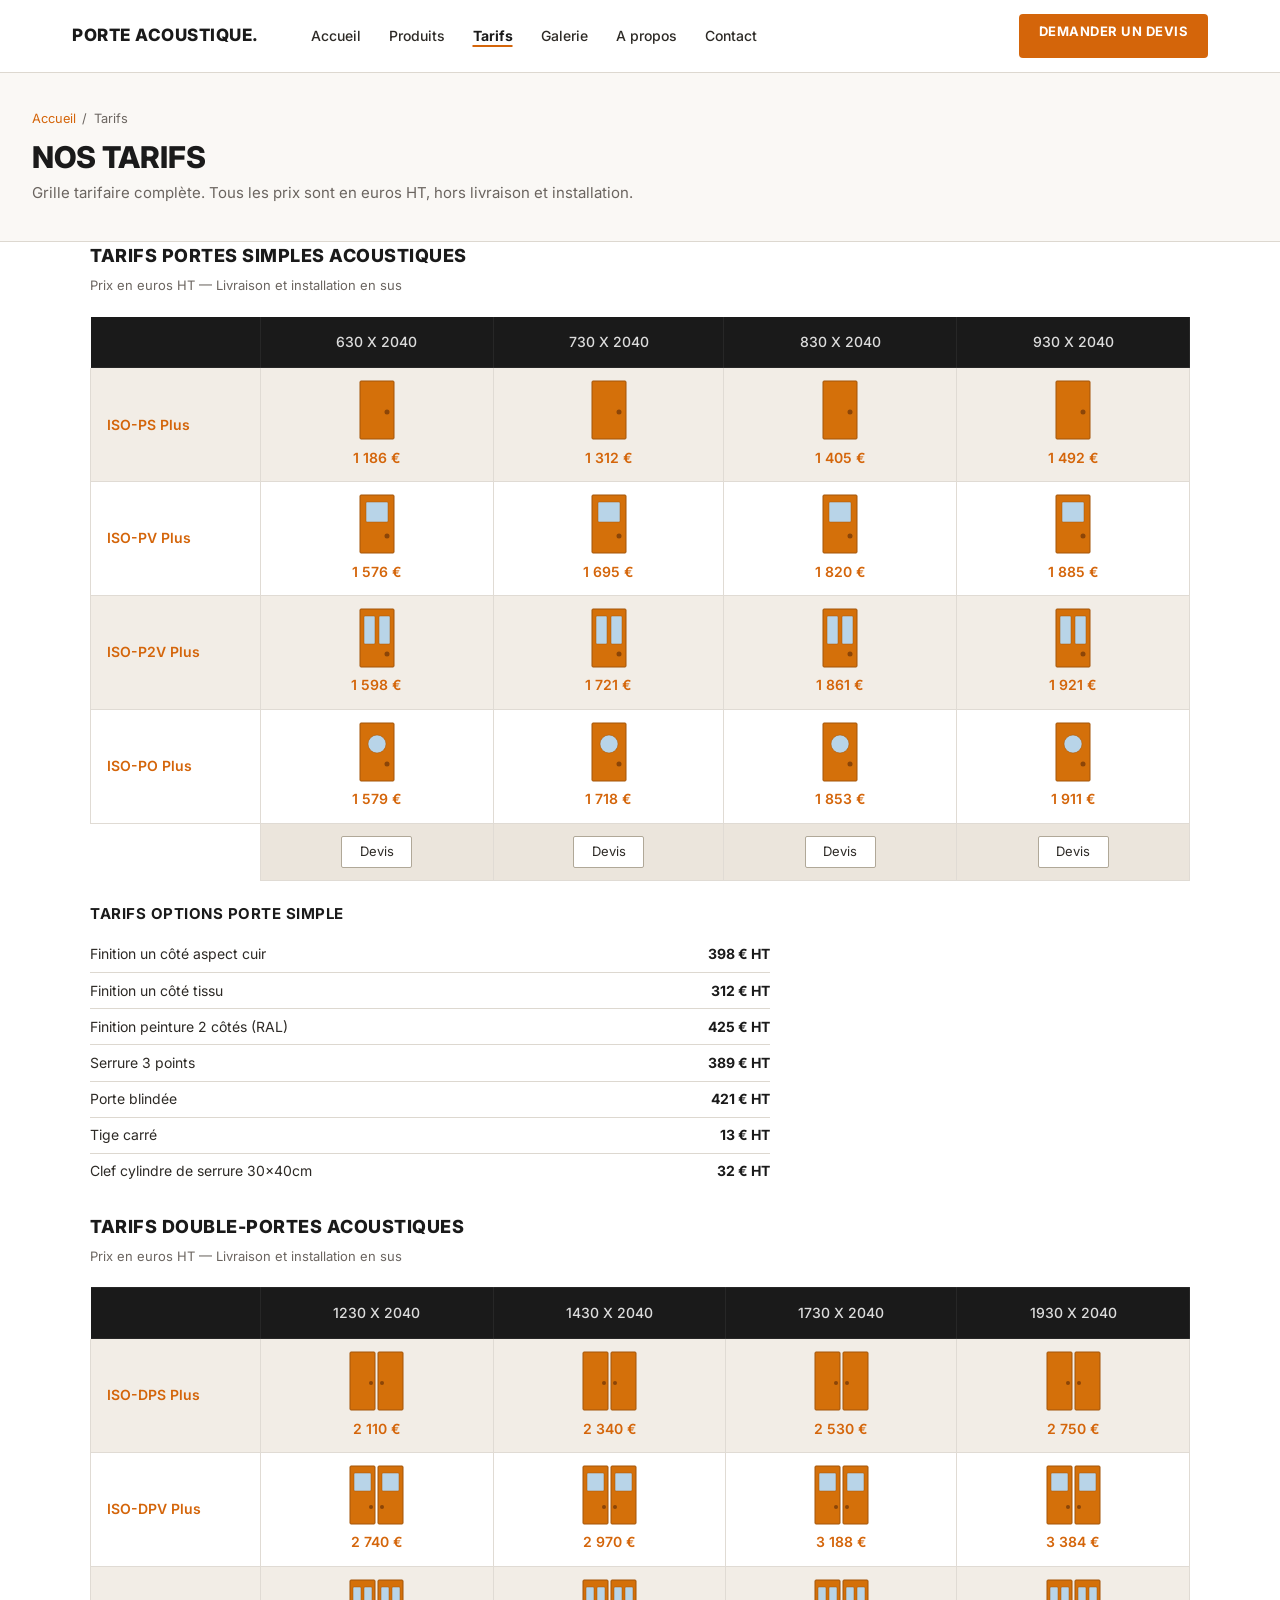
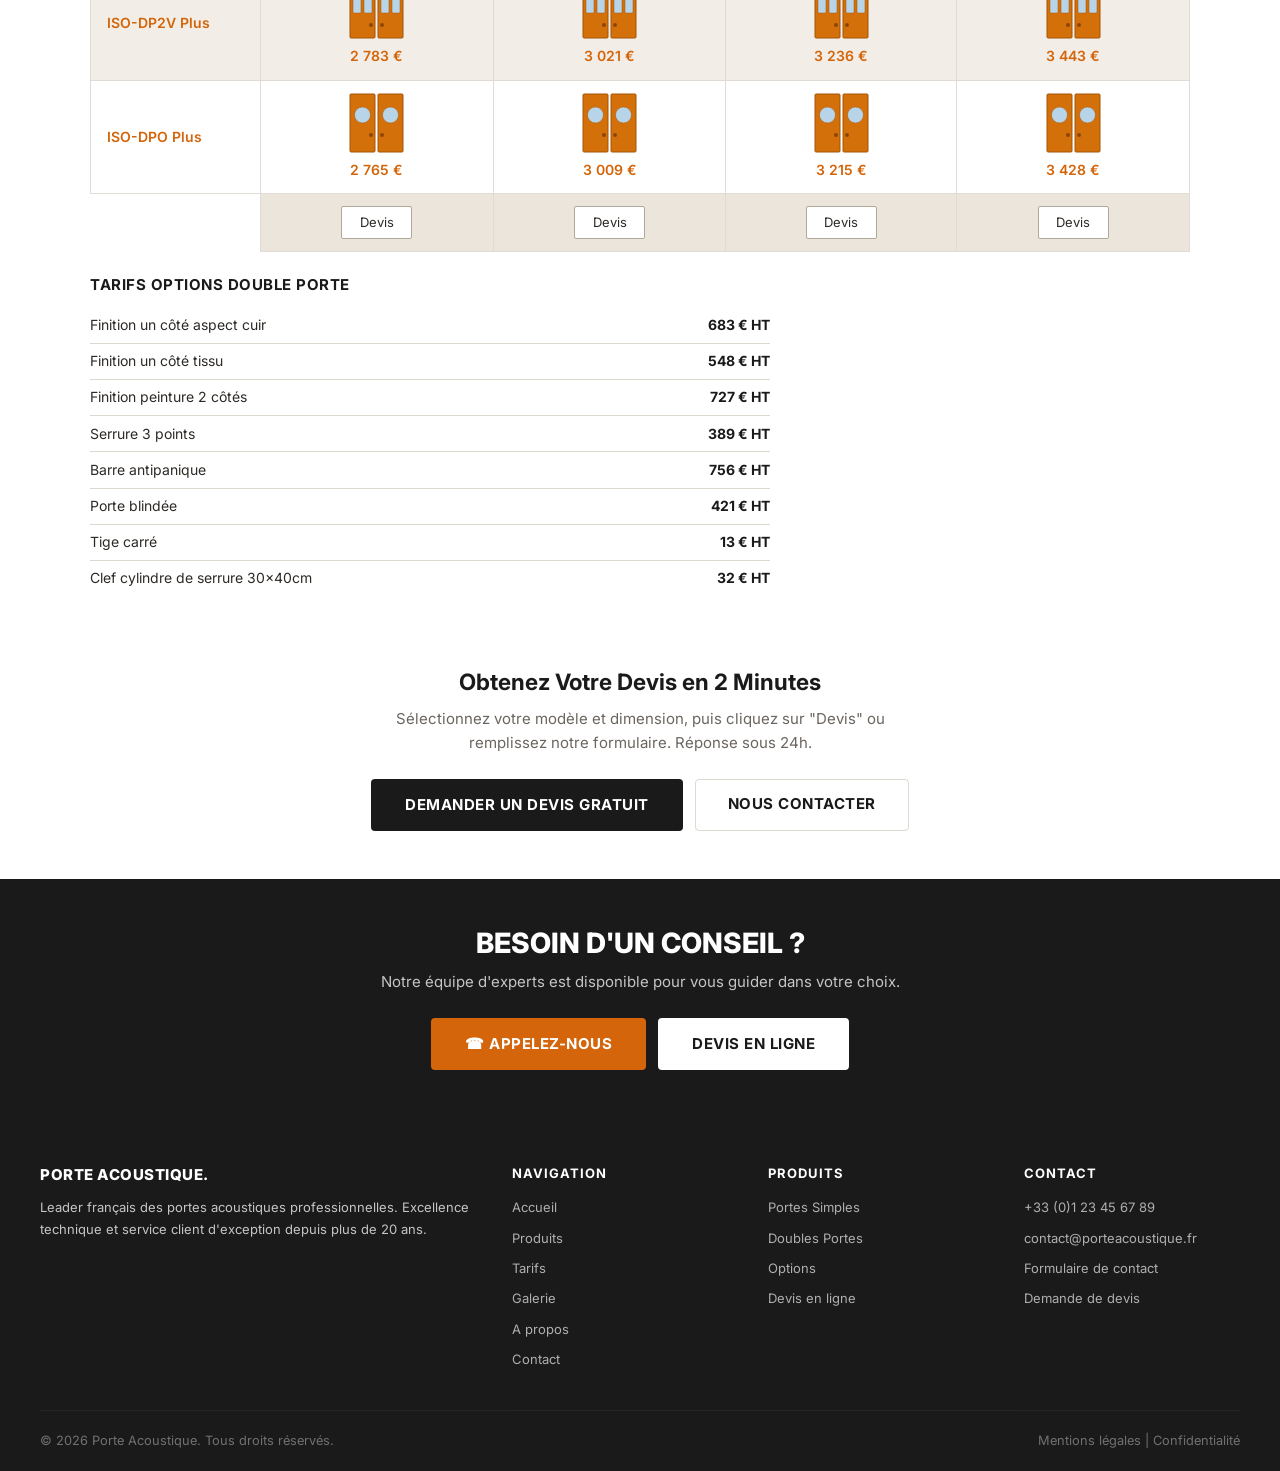
<file: tarifs.html>
<!DOCTYPE html>
<html lang="fr">
<head>
    <meta charset="UTF-8">
    <meta name="viewport" content="width=device-width, initial-scale=1.0">
    <title>Tarifs Portes Acoustiques | Porte Acoustique</title>
    <meta name="description" content="Tarifs portes acoustiques : simples à partir de 1 186 € HT, doubles à partir de 2 110 € HT. Grille tarifaire complète avec toutes les dimensions et options.">
    <link rel="preconnect" href="https://fonts.googleapis.com">
    <link rel="preconnect" href="https://fonts.gstatic.com" crossorigin>
    <link href="https://fonts.googleapis.com/css2?family=Inter:wght@400;500;600;700;800&display=swap" rel="stylesheet">
    <link rel="stylesheet" href="css/style.css">
</head>
<body>

<!-- Navigation -->
<nav class="navbar">
    <div class="nav-inner">
        <a href="index.html" class="logo">PORTE ACOUSTIQUE<span class="logo-dot">.</span></a>
        <ul class="nav-links" id="navLinks">
            <li><a href="index.html">Accueil</a></li>
            <li><a href="produits.html">Produits</a></li>
            <li><a href="tarifs.html" class="active">Tarifs</a></li>
            <li><a href="galerie.html">Galerie</a></li>
            <li><a href="a-propos.html">A propos</a></li>
            <li><a href="contact.html">Contact</a></li>
            <li class="nav-mobile-devis"><a href="devis.html">Devis gratuit &rarr;</a></li>
        </ul>
        <a href="devis.html" class="btn btn-nav-devis">Demander un Devis</a>
        <button class="mobile-toggle" id="mobileToggle" aria-label="Menu">
            <span></span><span></span><span></span>
        </button>
    </div>
</nav>

<!-- Hero -->
<div class="page-hero">
    <div class="breadcrumb">
        <a href="index.html">Accueil</a><span class="sep">/</span><span>Tarifs</span>
    </div>
    <h1>Nos Tarifs</h1>
    <p>Grille tarifaire complète. Tous les prix sont en euros HT, hors livraison et installation.</p>
</div>

<!-- ============================================================
     TARIFS PORTES SIMPLES
     ============================================================ -->
<div id="portes-simples">
<div class="pricing-wrap">
    <div class="pricing-title">Tarifs Portes Simples Acoustiques</div>
    <div class="pricing-note">Prix en euros HT &mdash; Livraison et installation en sus</div>

    <table class="price-table">
        <thead>
            <tr>
                <th></th>
                <th>630 X 2040</th>
                <th>730 X 2040</th>
                <th>830 X 2040</th>
                <th>930 X 2040</th>
            </tr>
        </thead>
        <tbody>
            <!-- ISO-PS Plus -->
            <tr>
                <td class="col-product"><a href="produit-iso-ps-plus.html">ISO-PS Plus</a></td>
                <td class="col-price">
                    <svg class="door-svg" width="36" height="60" viewBox="0 0 36 60">
                        <rect x="1" y="1" width="34" height="58" rx="1" fill="#d4700a" stroke="#a35508" stroke-width="1"/>
                        <circle cx="28" cy="32" r="2.5" fill="#8b4508"/>
                    </svg>
                    <div class="price-val">1 186 &euro;</div>
                </td>
                <td class="col-price">
                    <svg class="door-svg" width="36" height="60" viewBox="0 0 36 60">
                        <rect x="1" y="1" width="34" height="58" rx="1" fill="#d4700a" stroke="#a35508" stroke-width="1"/>
                        <circle cx="28" cy="32" r="2.5" fill="#8b4508"/>
                    </svg>
                    <div class="price-val">1 312 &euro;</div>
                </td>
                <td class="col-price">
                    <svg class="door-svg" width="36" height="60" viewBox="0 0 36 60">
                        <rect x="1" y="1" width="34" height="58" rx="1" fill="#d4700a" stroke="#a35508" stroke-width="1"/>
                        <circle cx="28" cy="32" r="2.5" fill="#8b4508"/>
                    </svg>
                    <div class="price-val">1 405 &euro;</div>
                </td>
                <td class="col-price">
                    <svg class="door-svg" width="36" height="60" viewBox="0 0 36 60">
                        <rect x="1" y="1" width="34" height="58" rx="1" fill="#d4700a" stroke="#a35508" stroke-width="1"/>
                        <circle cx="28" cy="32" r="2.5" fill="#8b4508"/>
                    </svg>
                    <div class="price-val">1 492 &euro;</div>
                </td>
            </tr>
            <!-- ISO-PV Plus -->
            <tr>
                <td class="col-product"><a href="produit-iso-pv-plus.html">ISO-PV Plus</a></td>
                <td class="col-price">
                    <svg class="door-svg" width="36" height="60" viewBox="0 0 36 60">
                        <rect x="1" y="1" width="34" height="58" rx="1" fill="#d4700a" stroke="#a35508" stroke-width="1"/>
                        <rect x="7" y="8" width="22" height="20" rx="1" fill="#b8d4e8" stroke="#a35508" stroke-width="0.5"/>
                        <circle cx="28" cy="42" r="2.5" fill="#8b4508"/>
                    </svg>
                    <div class="price-val">1 576 &euro;</div>
                </td>
                <td class="col-price">
                    <svg class="door-svg" width="36" height="60" viewBox="0 0 36 60">
                        <rect x="1" y="1" width="34" height="58" rx="1" fill="#d4700a" stroke="#a35508" stroke-width="1"/>
                        <rect x="7" y="8" width="22" height="20" rx="1" fill="#b8d4e8" stroke="#a35508" stroke-width="0.5"/>
                        <circle cx="28" cy="42" r="2.5" fill="#8b4508"/>
                    </svg>
                    <div class="price-val">1 695 &euro;</div>
                </td>
                <td class="col-price">
                    <svg class="door-svg" width="36" height="60" viewBox="0 0 36 60">
                        <rect x="1" y="1" width="34" height="58" rx="1" fill="#d4700a" stroke="#a35508" stroke-width="1"/>
                        <rect x="7" y="8" width="22" height="20" rx="1" fill="#b8d4e8" stroke="#a35508" stroke-width="0.5"/>
                        <circle cx="28" cy="42" r="2.5" fill="#8b4508"/>
                    </svg>
                    <div class="price-val">1 820 &euro;</div>
                </td>
                <td class="col-price">
                    <svg class="door-svg" width="36" height="60" viewBox="0 0 36 60">
                        <rect x="1" y="1" width="34" height="58" rx="1" fill="#d4700a" stroke="#a35508" stroke-width="1"/>
                        <rect x="7" y="8" width="22" height="20" rx="1" fill="#b8d4e8" stroke="#a35508" stroke-width="0.5"/>
                        <circle cx="28" cy="42" r="2.5" fill="#8b4508"/>
                    </svg>
                    <div class="price-val">1 885 &euro;</div>
                </td>
            </tr>
            <!-- ISO-P2V Plus -->
            <tr>
                <td class="col-product"><a href="produit-iso-p2v-plus.html">ISO-P2V Plus</a></td>
                <td class="col-price">
                    <svg class="door-svg" width="36" height="60" viewBox="0 0 36 60">
                        <rect x="1" y="1" width="34" height="58" rx="1" fill="#d4700a" stroke="#a35508" stroke-width="1"/>
                        <rect x="5" y="8" width="11" height="28" rx="1" fill="#b8d4e8" stroke="#a35508" stroke-width="0.5"/>
                        <rect x="20" y="8" width="11" height="28" rx="1" fill="#b8d4e8" stroke="#a35508" stroke-width="0.5"/>
                        <circle cx="28" cy="46" r="2.5" fill="#8b4508"/>
                    </svg>
                    <div class="price-val">1 598 &euro;</div>
                </td>
                <td class="col-price">
                    <svg class="door-svg" width="36" height="60" viewBox="0 0 36 60">
                        <rect x="1" y="1" width="34" height="58" rx="1" fill="#d4700a" stroke="#a35508" stroke-width="1"/>
                        <rect x="5" y="8" width="11" height="28" rx="1" fill="#b8d4e8" stroke="#a35508" stroke-width="0.5"/>
                        <rect x="20" y="8" width="11" height="28" rx="1" fill="#b8d4e8" stroke="#a35508" stroke-width="0.5"/>
                        <circle cx="28" cy="46" r="2.5" fill="#8b4508"/>
                    </svg>
                    <div class="price-val">1 721 &euro;</div>
                </td>
                <td class="col-price">
                    <svg class="door-svg" width="36" height="60" viewBox="0 0 36 60">
                        <rect x="1" y="1" width="34" height="58" rx="1" fill="#d4700a" stroke="#a35508" stroke-width="1"/>
                        <rect x="5" y="8" width="11" height="28" rx="1" fill="#b8d4e8" stroke="#a35508" stroke-width="0.5"/>
                        <rect x="20" y="8" width="11" height="28" rx="1" fill="#b8d4e8" stroke="#a35508" stroke-width="0.5"/>
                        <circle cx="28" cy="46" r="2.5" fill="#8b4508"/>
                    </svg>
                    <div class="price-val">1 861 &euro;</div>
                </td>
                <td class="col-price">
                    <svg class="door-svg" width="36" height="60" viewBox="0 0 36 60">
                        <rect x="1" y="1" width="34" height="58" rx="1" fill="#d4700a" stroke="#a35508" stroke-width="1"/>
                        <rect x="5" y="8" width="11" height="28" rx="1" fill="#b8d4e8" stroke="#a35508" stroke-width="0.5"/>
                        <rect x="20" y="8" width="11" height="28" rx="1" fill="#b8d4e8" stroke="#a35508" stroke-width="0.5"/>
                        <circle cx="28" cy="46" r="2.5" fill="#8b4508"/>
                    </svg>
                    <div class="price-val">1 921 &euro;</div>
                </td>
            </tr>
            <!-- ISO-PO Plus -->
            <tr>
                <td class="col-product"><a href="produit-iso-po-plus.html">ISO-PO Plus</a></td>
                <td class="col-price">
                    <svg class="door-svg" width="36" height="60" viewBox="0 0 36 60">
                        <rect x="1" y="1" width="34" height="58" rx="1" fill="#d4700a" stroke="#a35508" stroke-width="1"/>
                        <circle cx="18" cy="22" r="9" fill="#b8d4e8" stroke="#a35508" stroke-width="0.5"/>
                        <circle cx="28" cy="42" r="2.5" fill="#8b4508"/>
                    </svg>
                    <div class="price-val">1 579 &euro;</div>
                </td>
                <td class="col-price">
                    <svg class="door-svg" width="36" height="60" viewBox="0 0 36 60">
                        <rect x="1" y="1" width="34" height="58" rx="1" fill="#d4700a" stroke="#a35508" stroke-width="1"/>
                        <circle cx="18" cy="22" r="9" fill="#b8d4e8" stroke="#a35508" stroke-width="0.5"/>
                        <circle cx="28" cy="42" r="2.5" fill="#8b4508"/>
                    </svg>
                    <div class="price-val">1 718 &euro;</div>
                </td>
                <td class="col-price">
                    <svg class="door-svg" width="36" height="60" viewBox="0 0 36 60">
                        <rect x="1" y="1" width="34" height="58" rx="1" fill="#d4700a" stroke="#a35508" stroke-width="1"/>
                        <circle cx="18" cy="22" r="9" fill="#b8d4e8" stroke="#a35508" stroke-width="0.5"/>
                        <circle cx="28" cy="42" r="2.5" fill="#8b4508"/>
                    </svg>
                    <div class="price-val">1 853 &euro;</div>
                </td>
                <td class="col-price">
                    <svg class="door-svg" width="36" height="60" viewBox="0 0 36 60">
                        <rect x="1" y="1" width="34" height="58" rx="1" fill="#d4700a" stroke="#a35508" stroke-width="1"/>
                        <circle cx="18" cy="22" r="9" fill="#b8d4e8" stroke="#a35508" stroke-width="0.5"/>
                        <circle cx="28" cy="42" r="2.5" fill="#8b4508"/>
                    </svg>
                    <div class="price-val">1 911 &euro;</div>
                </td>
            </tr>
        </tbody>
        <tfoot>
            <tr>
                <td></td>
                <td><a href="devis.html?dimension=630x2040" class="btn-devis-tbl">Devis</a></td>
                <td><a href="devis.html?dimension=730x2040" class="btn-devis-tbl">Devis</a></td>
                <td><a href="devis.html?dimension=830x2040" class="btn-devis-tbl">Devis</a></td>
                <td><a href="devis.html?dimension=930x2040" class="btn-devis-tbl">Devis</a></td>
            </tr>
        </tfoot>
    </table>
</div>

<!-- Options Porte Simple -->
<div class="pricing-wrap" id="options-simples">
    <div class="options-block">
        <h3>Tarifs Options Porte Simple</h3>
        <ul>
            <li><span>Finition un côté aspect cuir</span><span class="opt-price">398 &euro; HT</span></li>
            <li><span>Finition un côté tissu</span><span class="opt-price">312 &euro; HT</span></li>
            <li><span>Finition peinture 2 côtés (RAL)</span><span class="opt-price">425 &euro; HT</span></li>
            <li><span>Serrure 3 points</span><span class="opt-price">389 &euro; HT</span></li>
            <li><span>Porte blindée</span><span class="opt-price">421 &euro; HT</span></li>
            <li><span>Tige carré</span><span class="opt-price">13 &euro; HT</span></li>
            <li><span>Clef cylindre de serrure 30x40cm</span><span class="opt-price">32 &euro; HT</span></li>
        </ul>
    </div>
</div>
</div>

<!-- ============================================================
     TARIFS DOUBLES PORTES
     ============================================================ -->
<div id="doubles-portes" style="background:var(--light-bg);">
<div class="pricing-wrap">
    <div class="pricing-title">Tarifs Double-Portes Acoustiques</div>
    <div class="pricing-note">Prix en euros HT &mdash; Livraison et installation en sus</div>

    <table class="price-table">
        <thead>
            <tr>
                <th></th>
                <th>1230 X 2040</th>
                <th>1430 X 2040</th>
                <th>1730 X 2040</th>
                <th>1930 X 2040</th>
            </tr>
        </thead>
        <tbody>
            <!-- ISO-DPS Plus -->
            <tr>
                <td class="col-product"><a href="produit-iso-dps-plus.html">ISO-DPS Plus</a></td>
                <td class="col-price">
                    <svg class="door-svg" width="55" height="60" viewBox="0 0 55 60">
                        <rect x="1" y="1" width="25" height="58" rx="1" fill="#d4700a" stroke="#a35508" stroke-width="1"/>
                        <rect x="29" y="1" width="25" height="58" rx="1" fill="#d4700a" stroke="#a35508" stroke-width="1"/>
                        <circle cx="22" cy="32" r="2" fill="#8b4508"/>
                        <circle cx="33" cy="32" r="2" fill="#8b4508"/>
                    </svg>
                    <div class="price-val">2 110 &euro;</div>
                </td>
                <td class="col-price">
                    <svg class="door-svg" width="55" height="60" viewBox="0 0 55 60">
                        <rect x="1" y="1" width="25" height="58" rx="1" fill="#d4700a" stroke="#a35508" stroke-width="1"/>
                        <rect x="29" y="1" width="25" height="58" rx="1" fill="#d4700a" stroke="#a35508" stroke-width="1"/>
                        <circle cx="22" cy="32" r="2" fill="#8b4508"/>
                        <circle cx="33" cy="32" r="2" fill="#8b4508"/>
                    </svg>
                    <div class="price-val">2 340 &euro;</div>
                </td>
                <td class="col-price">
                    <svg class="door-svg" width="55" height="60" viewBox="0 0 55 60">
                        <rect x="1" y="1" width="25" height="58" rx="1" fill="#d4700a" stroke="#a35508" stroke-width="1"/>
                        <rect x="29" y="1" width="25" height="58" rx="1" fill="#d4700a" stroke="#a35508" stroke-width="1"/>
                        <circle cx="22" cy="32" r="2" fill="#8b4508"/>
                        <circle cx="33" cy="32" r="2" fill="#8b4508"/>
                    </svg>
                    <div class="price-val">2 530 &euro;</div>
                </td>
                <td class="col-price">
                    <svg class="door-svg" width="55" height="60" viewBox="0 0 55 60">
                        <rect x="1" y="1" width="25" height="58" rx="1" fill="#d4700a" stroke="#a35508" stroke-width="1"/>
                        <rect x="29" y="1" width="25" height="58" rx="1" fill="#d4700a" stroke="#a35508" stroke-width="1"/>
                        <circle cx="22" cy="32" r="2" fill="#8b4508"/>
                        <circle cx="33" cy="32" r="2" fill="#8b4508"/>
                    </svg>
                    <div class="price-val">2 750 &euro;</div>
                </td>
            </tr>
            <!-- ISO-DPV Plus -->
            <tr>
                <td class="col-product"><a href="produit-iso-dpv-plus.html">ISO-DPV Plus</a></td>
                <td class="col-price">
                    <svg class="door-svg" width="55" height="60" viewBox="0 0 55 60">
                        <rect x="1" y="1" width="25" height="58" rx="1" fill="#d4700a" stroke="#a35508" stroke-width="1"/>
                        <rect x="29" y="1" width="25" height="58" rx="1" fill="#d4700a" stroke="#a35508" stroke-width="1"/>
                        <rect x="5" y="8" width="17" height="18" rx="1" fill="#b8d4e8" stroke="#a35508" stroke-width="0.5"/>
                        <rect x="33" y="8" width="17" height="18" rx="1" fill="#b8d4e8" stroke="#a35508" stroke-width="0.5"/>
                        <circle cx="22" cy="42" r="2" fill="#8b4508"/>
                        <circle cx="33" cy="42" r="2" fill="#8b4508"/>
                    </svg>
                    <div class="price-val">2 740 &euro;</div>
                </td>
                <td class="col-price">
                    <svg class="door-svg" width="55" height="60" viewBox="0 0 55 60">
                        <rect x="1" y="1" width="25" height="58" rx="1" fill="#d4700a" stroke="#a35508" stroke-width="1"/>
                        <rect x="29" y="1" width="25" height="58" rx="1" fill="#d4700a" stroke="#a35508" stroke-width="1"/>
                        <rect x="5" y="8" width="17" height="18" rx="1" fill="#b8d4e8" stroke="#a35508" stroke-width="0.5"/>
                        <rect x="33" y="8" width="17" height="18" rx="1" fill="#b8d4e8" stroke="#a35508" stroke-width="0.5"/>
                        <circle cx="22" cy="42" r="2" fill="#8b4508"/>
                        <circle cx="33" cy="42" r="2" fill="#8b4508"/>
                    </svg>
                    <div class="price-val">2 970 &euro;</div>
                </td>
                <td class="col-price">
                    <svg class="door-svg" width="55" height="60" viewBox="0 0 55 60">
                        <rect x="1" y="1" width="25" height="58" rx="1" fill="#d4700a" stroke="#a35508" stroke-width="1"/>
                        <rect x="29" y="1" width="25" height="58" rx="1" fill="#d4700a" stroke="#a35508" stroke-width="1"/>
                        <rect x="5" y="8" width="17" height="18" rx="1" fill="#b8d4e8" stroke="#a35508" stroke-width="0.5"/>
                        <rect x="33" y="8" width="17" height="18" rx="1" fill="#b8d4e8" stroke="#a35508" stroke-width="0.5"/>
                        <circle cx="22" cy="42" r="2" fill="#8b4508"/>
                        <circle cx="33" cy="42" r="2" fill="#8b4508"/>
                    </svg>
                    <div class="price-val">3 188 &euro;</div>
                </td>
                <td class="col-price">
                    <svg class="door-svg" width="55" height="60" viewBox="0 0 55 60">
                        <rect x="1" y="1" width="25" height="58" rx="1" fill="#d4700a" stroke="#a35508" stroke-width="1"/>
                        <rect x="29" y="1" width="25" height="58" rx="1" fill="#d4700a" stroke="#a35508" stroke-width="1"/>
                        <rect x="5" y="8" width="17" height="18" rx="1" fill="#b8d4e8" stroke="#a35508" stroke-width="0.5"/>
                        <rect x="33" y="8" width="17" height="18" rx="1" fill="#b8d4e8" stroke="#a35508" stroke-width="0.5"/>
                        <circle cx="22" cy="42" r="2" fill="#8b4508"/>
                        <circle cx="33" cy="42" r="2" fill="#8b4508"/>
                    </svg>
                    <div class="price-val">3 384 &euro;</div>
                </td>
            </tr>
            <!-- ISO-DP2V Plus -->
            <tr>
                <td class="col-product"><a href="produit-iso-dp2v-plus.html">ISO-DP2V Plus</a></td>
                <td class="col-price">
                    <svg class="door-svg" width="55" height="60" viewBox="0 0 55 60">
                        <rect x="1" y="1" width="25" height="58" rx="1" fill="#d4700a" stroke="#a35508" stroke-width="1"/>
                        <rect x="29" y="1" width="25" height="58" rx="1" fill="#d4700a" stroke="#a35508" stroke-width="1"/>
                        <rect x="4" y="8" width="8" height="26" rx="1" fill="#b8d4e8" stroke="#a35508" stroke-width="0.5"/>
                        <rect x="15" y="8" width="8" height="26" rx="1" fill="#b8d4e8" stroke="#a35508" stroke-width="0.5"/>
                        <rect x="32" y="8" width="8" height="26" rx="1" fill="#b8d4e8" stroke="#a35508" stroke-width="0.5"/>
                        <rect x="43" y="8" width="8" height="26" rx="1" fill="#b8d4e8" stroke="#a35508" stroke-width="0.5"/>
                        <circle cx="22" cy="46" r="2" fill="#8b4508"/>
                        <circle cx="33" cy="46" r="2" fill="#8b4508"/>
                    </svg>
                    <div class="price-val">2 783 &euro;</div>
                </td>
                <td class="col-price">
                    <svg class="door-svg" width="55" height="60" viewBox="0 0 55 60">
                        <rect x="1" y="1" width="25" height="58" rx="1" fill="#d4700a" stroke="#a35508" stroke-width="1"/>
                        <rect x="29" y="1" width="25" height="58" rx="1" fill="#d4700a" stroke="#a35508" stroke-width="1"/>
                        <rect x="4" y="8" width="8" height="26" rx="1" fill="#b8d4e8" stroke="#a35508" stroke-width="0.5"/>
                        <rect x="15" y="8" width="8" height="26" rx="1" fill="#b8d4e8" stroke="#a35508" stroke-width="0.5"/>
                        <rect x="32" y="8" width="8" height="26" rx="1" fill="#b8d4e8" stroke="#a35508" stroke-width="0.5"/>
                        <rect x="43" y="8" width="8" height="26" rx="1" fill="#b8d4e8" stroke="#a35508" stroke-width="0.5"/>
                        <circle cx="22" cy="46" r="2" fill="#8b4508"/>
                        <circle cx="33" cy="46" r="2" fill="#8b4508"/>
                    </svg>
                    <div class="price-val">3 021 &euro;</div>
                </td>
                <td class="col-price">
                    <svg class="door-svg" width="55" height="60" viewBox="0 0 55 60">
                        <rect x="1" y="1" width="25" height="58" rx="1" fill="#d4700a" stroke="#a35508" stroke-width="1"/>
                        <rect x="29" y="1" width="25" height="58" rx="1" fill="#d4700a" stroke="#a35508" stroke-width="1"/>
                        <rect x="4" y="8" width="8" height="26" rx="1" fill="#b8d4e8" stroke="#a35508" stroke-width="0.5"/>
                        <rect x="15" y="8" width="8" height="26" rx="1" fill="#b8d4e8" stroke="#a35508" stroke-width="0.5"/>
                        <rect x="32" y="8" width="8" height="26" rx="1" fill="#b8d4e8" stroke="#a35508" stroke-width="0.5"/>
                        <rect x="43" y="8" width="8" height="26" rx="1" fill="#b8d4e8" stroke="#a35508" stroke-width="0.5"/>
                        <circle cx="22" cy="46" r="2" fill="#8b4508"/>
                        <circle cx="33" cy="46" r="2" fill="#8b4508"/>
                    </svg>
                    <div class="price-val">3 236 &euro;</div>
                </td>
                <td class="col-price">
                    <svg class="door-svg" width="55" height="60" viewBox="0 0 55 60">
                        <rect x="1" y="1" width="25" height="58" rx="1" fill="#d4700a" stroke="#a35508" stroke-width="1"/>
                        <rect x="29" y="1" width="25" height="58" rx="1" fill="#d4700a" stroke="#a35508" stroke-width="1"/>
                        <rect x="4" y="8" width="8" height="26" rx="1" fill="#b8d4e8" stroke="#a35508" stroke-width="0.5"/>
                        <rect x="15" y="8" width="8" height="26" rx="1" fill="#b8d4e8" stroke="#a35508" stroke-width="0.5"/>
                        <rect x="32" y="8" width="8" height="26" rx="1" fill="#b8d4e8" stroke="#a35508" stroke-width="0.5"/>
                        <rect x="43" y="8" width="8" height="26" rx="1" fill="#b8d4e8" stroke="#a35508" stroke-width="0.5"/>
                        <circle cx="22" cy="46" r="2" fill="#8b4508"/>
                        <circle cx="33" cy="46" r="2" fill="#8b4508"/>
                    </svg>
                    <div class="price-val">3 443 &euro;</div>
                </td>
            </tr>
            <!-- ISO-DPO Plus -->
            <tr>
                <td class="col-product"><a href="produit-iso-dpo-plus.html">ISO-DPO Plus</a></td>
                <td class="col-price">
                    <svg class="door-svg" width="55" height="60" viewBox="0 0 55 60">
                        <rect x="1" y="1" width="25" height="58" rx="1" fill="#d4700a" stroke="#a35508" stroke-width="1"/>
                        <rect x="29" y="1" width="25" height="58" rx="1" fill="#d4700a" stroke="#a35508" stroke-width="1"/>
                        <circle cx="13.5" cy="22" r="8" fill="#b8d4e8" stroke="#a35508" stroke-width="0.5"/>
                        <circle cx="41.5" cy="22" r="8" fill="#b8d4e8" stroke="#a35508" stroke-width="0.5"/>
                        <circle cx="22" cy="42" r="2" fill="#8b4508"/>
                        <circle cx="33" cy="42" r="2" fill="#8b4508"/>
                    </svg>
                    <div class="price-val">2 765 &euro;</div>
                </td>
                <td class="col-price">
                    <svg class="door-svg" width="55" height="60" viewBox="0 0 55 60">
                        <rect x="1" y="1" width="25" height="58" rx="1" fill="#d4700a" stroke="#a35508" stroke-width="1"/>
                        <rect x="29" y="1" width="25" height="58" rx="1" fill="#d4700a" stroke="#a35508" stroke-width="1"/>
                        <circle cx="13.5" cy="22" r="8" fill="#b8d4e8" stroke="#a35508" stroke-width="0.5"/>
                        <circle cx="41.5" cy="22" r="8" fill="#b8d4e8" stroke="#a35508" stroke-width="0.5"/>
                        <circle cx="22" cy="42" r="2" fill="#8b4508"/>
                        <circle cx="33" cy="42" r="2" fill="#8b4508"/>
                    </svg>
                    <div class="price-val">3 009 &euro;</div>
                </td>
                <td class="col-price">
                    <svg class="door-svg" width="55" height="60" viewBox="0 0 55 60">
                        <rect x="1" y="1" width="25" height="58" rx="1" fill="#d4700a" stroke="#a35508" stroke-width="1"/>
                        <rect x="29" y="1" width="25" height="58" rx="1" fill="#d4700a" stroke="#a35508" stroke-width="1"/>
                        <circle cx="13.5" cy="22" r="8" fill="#b8d4e8" stroke="#a35508" stroke-width="0.5"/>
                        <circle cx="41.5" cy="22" r="8" fill="#b8d4e8" stroke="#a35508" stroke-width="0.5"/>
                        <circle cx="22" cy="42" r="2" fill="#8b4508"/>
                        <circle cx="33" cy="42" r="2" fill="#8b4508"/>
                    </svg>
                    <div class="price-val">3 215 &euro;</div>
                </td>
                <td class="col-price">
                    <svg class="door-svg" width="55" height="60" viewBox="0 0 55 60">
                        <rect x="1" y="1" width="25" height="58" rx="1" fill="#d4700a" stroke="#a35508" stroke-width="1"/>
                        <rect x="29" y="1" width="25" height="58" rx="1" fill="#d4700a" stroke="#a35508" stroke-width="1"/>
                        <circle cx="13.5" cy="22" r="8" fill="#b8d4e8" stroke="#a35508" stroke-width="0.5"/>
                        <circle cx="41.5" cy="22" r="8" fill="#b8d4e8" stroke="#a35508" stroke-width="0.5"/>
                        <circle cx="22" cy="42" r="2" fill="#8b4508"/>
                        <circle cx="33" cy="42" r="2" fill="#8b4508"/>
                    </svg>
                    <div class="price-val">3 428 &euro;</div>
                </td>
            </tr>
        </tbody>
        <tfoot>
            <tr>
                <td></td>
                <td><a href="devis.html?dimension=1230x2040" class="btn-devis-tbl">Devis</a></td>
                <td><a href="devis.html?dimension=1430x2040" class="btn-devis-tbl">Devis</a></td>
                <td><a href="devis.html?dimension=1730x2040" class="btn-devis-tbl">Devis</a></td>
                <td><a href="devis.html?dimension=1930x2040" class="btn-devis-tbl">Devis</a></td>
            </tr>
        </tfoot>
    </table>
</div>

<!-- Options Double Porte -->
<div class="pricing-wrap" id="options">
    <div class="options-block">
        <h3>Tarifs Options Double Porte</h3>
        <ul>
            <li><span>Finition un côté aspect cuir</span><span class="opt-price">683 &euro; HT</span></li>
            <li><span>Finition un côté tissu</span><span class="opt-price">548 &euro; HT</span></li>
            <li><span>Finition peinture 2 côtés</span><span class="opt-price">727 &euro; HT</span></li>
            <li><span>Serrure 3 points</span><span class="opt-price">389 &euro; HT</span></li>
            <li><span>Barre antipanique</span><span class="opt-price">756 &euro; HT</span></li>
            <li><span>Porte blindée</span><span class="opt-price">421 &euro; HT</span></li>
            <li><span>Tige carré</span><span class="opt-price">13 &euro; HT</span></li>
            <li><span>Clef cylindre de serrure 30x40cm</span><span class="opt-price">32 &euro; HT</span></li>
        </ul>
    </div>
</div>
</div>

<!-- CTA -->
<section class="section" style="text-align:center;">
    <div class="container">
        <h2 style="margin-bottom:0.75rem;">Obtenez Votre Devis en 2 Minutes</h2>
        <p style="color:var(--text-light);margin-bottom:1.5rem;max-width:550px;margin-left:auto;margin-right:auto;">Sélectionnez votre modèle et dimension, puis cliquez sur "Devis" ou remplissez notre formulaire. Réponse sous 24h.</p>
        <div class="btn-group" style="justify-content:center;">
            <a href="devis.html" class="btn btn-primary btn-lg">Demander un Devis Gratuit</a>
            <a href="contact.html" class="btn btn-secondary btn-lg">Nous Contacter</a>
        </div>
    </div>
</section>

<section class="cta-banner">
    <h2>Besoin d'un Conseil ?</h2>
    <p>Notre équipe d'experts est disponible pour vous guider dans votre choix.</p>
    <div class="btn-group">
        <a href="tel:+33123456789" class="btn btn-accent btn-lg">&#9742; Appelez-nous</a>
        <a href="devis.html" class="btn btn-white btn-lg">Devis en ligne</a>
    </div>
</section>

<!-- Footer -->
<footer>
    <div class="footer-grid">
        <div class="footer-brand">
            <h3>PORTE ACOUSTIQUE<span style="color:var(--accent)">.</span></h3>
            <p>Leader français des portes acoustiques professionnelles. Excellence technique et service client d'exception depuis plus de 20 ans.</p>
        </div>
        <div>
            <h4>Navigation</h4>
            <ul>
                <li><a href="index.html">Accueil</a></li>
                <li><a href="produits.html">Produits</a></li>
                <li><a href="tarifs.html">Tarifs</a></li>
                <li><a href="galerie.html">Galerie</a></li>
                <li><a href="a-propos.html">A propos</a></li>
                <li><a href="contact.html">Contact</a></li>
            <li class="nav-mobile-devis"><a href="devis.html">Devis gratuit &rarr;</a></li>
            </ul>
        </div>
        <div>
            <h4>Produits</h4>
            <ul>
                <li><a href="tarifs.html#portes-simples">Portes Simples</a></li>
                <li><a href="tarifs.html#doubles-portes">Doubles Portes</a></li>
                <li><a href="tarifs.html#options">Options</a></li>
                <li><a href="devis.html">Devis en ligne</a></li>
            </ul>
        </div>
        <div>
            <h4>Contact</h4>
            <ul>
                <li><a href="tel:+33123456789">+33 (0)1 23 45 67 89</a></li>
                <li><a href="mailto:contact@porteacoustique.fr">contact@porteacoustique.fr</a></li>
                <li><a href="contact.html">Formulaire de contact</a></li>
                <li><a href="devis.html">Demande de devis</a></li>
            </ul>
        </div>
    </div>
    <div class="footer-bottom">
        <p>&copy; 2026 Porte Acoustique. Tous droits réservés.</p>
        <p><a href="#">Mentions légales</a> | <a href="#">Confidentialité</a></p>
    </div>
</footer>

<script src="js/main.js"></script>
</body>
</html>
</file>
<file: css/style.css>
/* ============================================================
   PORTE ACOUSTIQUE — Feuille de style
   Design : fond crème / orange / noir — basé sur l'exemple
   ============================================================ */

html { scroll-behavior: smooth; overflow-x: hidden; }
body { overflow-x: hidden; }
*, *::before, *::after { box-sizing: border-box; margin: 0; padding: 0; }

:root {
    --orange:       #d4650a;
    --orange-h:     #b85a09;
    --orange-glow:  rgba(212,101,10,0.28);
    --dark:         #1a1a1a;
    --text:         #2d2a26;
    --text-light:   #6b6560;
    --bg:           #ffffff;
    --bg-warm:      #faf8f5;
    --bg-card:      #ede8df;
    --border:       #ddd8d0;
    --radius:       4px;
    --radius-lg:    8px;
    --shadow:       0 2px 16px rgba(0,0,0,0.09);
    --shadow-hover: 0 8px 28px rgba(0,0,0,0.14);
    --transition:   0.2s ease;
}

/* Focus accessible */
:focus-visible {
    outline: 2px solid var(--orange);
    outline-offset: 3px;
    border-radius: var(--radius);
}

body { font-family: 'Inter', Arial, sans-serif; color: var(--text); background: var(--bg); line-height: 1.6; font-size: 15px; }
a { text-decoration: none; color: inherit; }
img { max-width: 100%; height: auto; display: block; }
h1,h2,h3,h4 { line-height: 1.2; color: var(--dark); }

/* ============================================================
   NAVIGATION
   ============================================================ */
.navbar {
    background: rgba(255,255,255,0.97);
    backdrop-filter: blur(10px);
    -webkit-backdrop-filter: blur(10px);
    border-bottom: 1px solid var(--border);
    position: sticky;
    top: 0;
    z-index: 200;
    transition: box-shadow var(--transition);
}
.navbar.scrolled { box-shadow: 0 2px 20px rgba(0,0,0,0.08); }
.nav-inner {
    max-width: 1200px;
    margin: 0 auto;
    padding: 0.875rem 2rem;
    display: flex;
    align-items: center;
    gap: 2.5rem;
}
.logo {
    font-size: 1.0625rem;
    font-weight: 800;
    color: var(--dark);
    letter-spacing: 0.5px;
    white-space: nowrap;
    text-transform: uppercase;
}
.nav-links {
    list-style: none;
    display: flex;
    gap: 0.25rem;
    flex: 1;
}
.nav-links a {
    display: block;
    padding: 0.3rem 0.75rem;
    font-size: 0.875rem;
    font-weight: 500;
    color: var(--text);
    transition: color 0.15s;
}
.nav-links a:hover { color: var(--orange); }
.nav-links a.active {
    color: var(--dark);
    font-weight: 700;
    text-decoration: underline;
    text-decoration-color: var(--orange);
    text-underline-offset: 4px;
    text-decoration-thickness: 2px;
}
.nav-cta {
    margin-left: auto;
    display: flex;
    align-items: center;
    gap: 1rem;
}
.nav-search { font-size: 1.125rem; color: var(--text-light); cursor: pointer; }
.mobile-toggle { display: none; background: none; border: none; cursor: pointer; padding: 0.4rem; }
.mobile-toggle span { display: block; width: 22px; height: 2px; background: var(--dark); margin: 5px 0; }
.nav-mobile-devis { display: none; }

/* ============================================================
   BOUTONS
   ============================================================ */
.btn {
    display: inline-block;
    padding: 0.65rem 1.5rem;
    border-radius: var(--radius);
    font-size: 0.875rem;
    font-weight: 700;
    letter-spacing: 0.5px;
    text-transform: uppercase;
    cursor: pointer;
    border: 2px solid transparent;
    transition: background var(--transition), color var(--transition), border-color var(--transition), transform var(--transition), box-shadow var(--transition);
    text-align: center;
    min-height: 44px;
    line-height: 1.3;
}
.btn-orange { background: var(--orange); color: #fff; }
.btn-orange:hover { background: var(--orange-h); transform: translateY(-1px); box-shadow: 0 4px 14px var(--orange-glow); }
.btn-outline { background: transparent; color: var(--dark); border-color: var(--dark); }
.btn-outline:hover { background: var(--dark); color: #fff; transform: translateY(-1px); }
.btn-outline-orange { background: transparent; color: var(--orange); border-color: var(--orange); }
.btn-outline-orange:hover { background: var(--orange); color: #fff; transform: translateY(-1px); }
.btn-lg { padding: 0.875rem 2rem; font-size: 0.9375rem; }
.btn-sm { padding: 0.4rem 1rem; font-size: 0.8125rem; }
.btn-full { width: 100%; }
.btn-group { display: flex; gap: 0.75rem; flex-wrap: wrap; }

/* ---- Ancien alias (compatibilité pages existantes) ---- */
.btn-primary { background: var(--dark); color: #fff; }
.btn-primary:hover { background: #333; transform: translateY(-1px); }
.btn-secondary { background: #fff; color: var(--dark); border: 1px solid var(--border); }
.btn-secondary:hover { background: var(--bg-warm); transform: translateY(-1px); }
.btn-accent { background: var(--orange); color: #fff; }
.btn-accent:hover { background: var(--orange-h); transform: translateY(-1px); box-shadow: 0 4px 14px var(--orange-glow); }
.btn-nav-devis { background: var(--orange); color: #fff; padding: 0.45rem 1.1rem; border-radius: var(--radius); font-size: 0.8125rem; font-weight: 700; text-transform: uppercase; letter-spacing: 0.5px; transition: background var(--transition), transform var(--transition); }
.btn-nav-devis:hover { background: var(--orange-h); transform: translateY(-1px); }
.btn-white { background: #fff; color: var(--dark); border: 2px solid #fff; }
.btn-white:hover { background: var(--bg-warm); transform: translateY(-1px); }

/* ============================================================
   HERO ACCUEIL
   ============================================================ */
.home-hero {
    background: var(--bg-warm);
    padding: 4rem 2rem 3rem;
    overflow: hidden;
    border-bottom: 1px solid var(--border);
}
.home-hero-inner {
    max-width: 1200px;
    margin: 0 auto;
    display: grid;
    grid-template-columns: 1fr 1.1fr;
    gap: 3.5rem;
    align-items: center;
}
.hero-text h1 {
    font-size: 2.6rem;
    font-weight: 900;
    color: var(--dark);
    line-height: 1.08;
    margin-bottom: 1rem;
    text-transform: uppercase;
    letter-spacing: -0.5px;
}
.hero-text h1 span { color: var(--orange); }
.hero-subtitle { font-size: 1rem; color: var(--text); margin-bottom: 0; max-width: 430px; line-height: 1.6; }

/* Grille de mesures KPI */
.hero-specs {
    display: grid;
    grid-template-columns: repeat(4, 1fr);
    border: 1.5px solid var(--border);
    border-radius: var(--radius);
    overflow: hidden;
    margin-top: 1.75rem;
    background: var(--bg);
}
.hero-spec {
    padding: 0.9rem 0.6rem 0.75rem;
    text-align: center;
    border-right: 1px solid var(--border);
}
.hero-spec:last-child { border-right: none; }
.hero-spec-num {
    font-size: 1.125rem;
    font-weight: 900;
    color: var(--dark);
    line-height: 1;
    font-variant-numeric: tabular-nums;
    white-space: nowrap;
}
.hero-spec-unit {
    font-size: 0.625rem;
    font-weight: 800;
    color: var(--orange);
    text-transform: uppercase;
    letter-spacing: 0.8px;
    margin-top: 0.15rem;
}
.hero-spec-lbl {
    font-size: 0.625rem;
    color: var(--text-light);
    margin-top: 0.3rem;
    line-height: 1.3;
    text-transform: uppercase;
    letter-spacing: 0.3px;
}
.hero-spec.spec-db .hero-spec-num { color: var(--orange); }
.hero-spec.spec-db { background: #fdf6f0; }

.hero-trust-row {
    display: flex;
    gap: 1.25rem;
    flex-wrap: wrap;
    margin-top: 1.25rem;
}
.hero-trust-item {
    font-size: 0.8125rem;
    color: var(--text-light);
    display: flex;
    align-items: center;
    gap: 0.4rem;
}
.hero-trust-item span { color: var(--orange); font-weight: 700; }

.hero-phone {
    display: flex;
    align-items: center;
    gap: 0.5rem;
    font-size: 0.9375rem;
    color: var(--text);
}
.hero-phone svg { width: 16px; height: 16px; fill: var(--orange); flex-shrink: 0; }

/* Colonne porte (droite) */
.hero-door-wrap {
    display: flex;
    align-items: center;
    justify-content: center;
    position: relative;
}
/* Schéma de coupe */
.hero-crosssection {
    display: flex;
    align-items: center;
    gap: 1rem;
    margin-top: 1.75rem;
    padding: 0.875rem 1rem;
    background: rgba(255,255,255,0.6);
    border: 1px solid var(--border);
    border-radius: var(--radius);
    max-width: 340px;
}
.hero-crosssection-label { font-size: 0.8rem; color: var(--text); line-height: 1.4; }
.hero-crosssection-label strong { font-weight: 700; color: var(--dark); display: block; margin-bottom: 0.1rem; }
/* Dimensions */
.hero-dims {
    margin-top: 1rem;
    border: 1px solid var(--border);
    border-radius: var(--radius);
    background: var(--bg);
    padding: 0.75rem 1rem;
    display: inline-block;
    max-width: 340px;
    width: 100%;
}
.hero-dims-title {
    display: flex;
    align-items: center;
    gap: 0.5rem;
    font-size: 0.8125rem;
    font-weight: 700;
    margin-bottom: 0.5rem;
    color: var(--dark);
}
.hero-dims-title svg { color: var(--orange); flex-shrink: 0; }
.hero-dims-row { font-size: 0.8rem; color: var(--text-light); line-height: 1.8; }
/* Disclaimer */
.hero-disclaimer { max-width: 1200px; margin: 0.75rem auto 0; padding: 0 2rem; font-size: 0.75rem; color: var(--text-light); font-style: italic; }


/* ============================================================
   BANDE CTA CENTRALE
   ============================================================ */
.cta-strip {
    background: var(--bg);
    padding: 3rem 2rem;
    text-align: center;
    border-top: 1px solid var(--border);
    border-bottom: 1px solid var(--border);
}
.cta-strip h2 { font-size: 1.75rem; font-weight: 800; margin-bottom: 1.25rem; }
.cta-features {
    display: grid;
    grid-template-columns: 1fr 1fr;
    gap: 0.5rem 3rem;
    max-width: 600px;
    margin: 1.5rem auto 0;
    text-align: left;
}
.cta-feature {
    display: flex;
    align-items: center;
    gap: 0.5rem;
    font-size: 0.9rem;
    color: var(--text);
}
.cta-feature::before { content: "✓"; color: var(--orange); font-weight: 700; font-size: 1rem; flex-shrink: 0; }

/* ============================================================
   SECTION APPLICATIONS
   ============================================================ */
.applications-section {
    padding: 3rem 2rem;
    background: var(--bg-warm);
}
.applications-section h2 { font-size: 1.75rem; font-weight: 800; text-align: center; margin-bottom: 1.75rem; }
.apps-grid {
    max-width: 1200px;
    margin: 0 auto;
    display: grid;
    grid-template-columns: repeat(4, 1fr);
    gap: 1rem;
}
.app-card {
    border-radius: var(--radius-lg);
    overflow: hidden;
    position: relative;
    aspect-ratio: 1/1.1;
    background: #222;
    transition: transform var(--transition), box-shadow var(--transition);
}
.app-card:hover { transform: translateY(-4px); box-shadow: var(--shadow-hover); }
.app-card img { width: 100%; height: 100%; object-fit: cover; opacity: 0.85; transition: opacity 0.25s; }
.app-card:hover img { opacity: 1; }
.app-card-placeholder { width: 100%; height: 100%; background: linear-gradient(135deg, #2d2a26 0%, #1a1a1a 100%); display: flex; align-items: center; justify-content: center; font-size: 3rem; }
.app-card-body {
    position: absolute;
    bottom: 0;
    left: 0;
    right: 0;
    padding: 0.875rem;
    background: linear-gradient(to top, rgba(0,0,0,0.75) 0%, transparent 100%);
    color: #fff;
}
.app-card-title { font-size: 1rem; font-weight: 700; }
.app-card-desc { font-size: 0.75rem; opacity: 0.85; margin-top: 0.2rem; }

/* ============================================================
   SECTION PRODUITS (modèles dB)
   ============================================================ */
.models-section {
    padding: 3rem 2rem;
    background: var(--bg);
}
.models-grid {
    max-width: 1200px;
    margin: 0 auto;
    display: grid;
    grid-template-columns: repeat(3, 1fr);
    gap: 1.25rem;
}
.model-card {
    background: var(--bg-card);
    border-radius: var(--radius-lg);
    padding: 1.5rem;
    display: flex;
    flex-direction: column;
    gap: 0.5rem;
    transition: box-shadow var(--transition), transform var(--transition);
}
.model-card:hover { box-shadow: var(--shadow); transform: translateY(-2px); }
.model-ref { font-size: 0.75rem; font-weight: 700; text-transform: uppercase; letter-spacing: 1px; color: var(--text-light); }
.model-db { font-size: 3rem; font-weight: 900; color: var(--dark); line-height: 1; }
.model-db span { font-size: 1.25rem; font-weight: 500; color: var(--text-light); }
.model-card .btn { margin-top: 0.75rem; width: fit-content; }

/* ============================================================
   HERO PAGES INTERNES
   ============================================================ */
.page-hero {
    background: var(--bg-warm);
    padding: 2.25rem 2rem;
    border-bottom: 1px solid var(--border);
}
.page-hero-inner { max-width: 1200px; margin: 0 auto; }
.breadcrumb { font-size: 0.8rem; color: var(--text-light); margin-bottom: 0.625rem; }
.breadcrumb a { color: var(--orange); }
.breadcrumb .sep { margin: 0 0.4rem; }
.page-hero h1 { font-size: 1.875rem; font-weight: 800; text-transform: uppercase; }
.page-hero p { color: var(--text-light); margin-top: 0.375rem; }

/* ============================================================
   CONTENEUR & SECTIONS
   ============================================================ */
.container { max-width: 1200px; margin: 0 auto; padding: 0 2rem; }
.section { padding: 3rem 2rem; }
.section.bg-warm { background: var(--bg-warm); }
.section.bg-light { background: var(--bg-warm); }
.section-header { text-align: center; margin-bottom: 2.5rem; }
.section-label { font-size: 0.75rem; font-weight: 700; text-transform: uppercase; letter-spacing: 1.5px; color: var(--orange); margin-bottom: 0.4rem; }
.section-title { font-size: 1.625rem; font-weight: 800; text-transform: uppercase; }
.section-desc { color: var(--text-light); margin-top: 0.5rem; max-width: 600px; margin-left: auto; margin-right: auto; }

/* ============================================================
   PRODUITS GRILLE
   ============================================================ */
.products-grid {
    max-width: 1200px;
    margin: 0 auto;
    display: grid;
    grid-template-columns: repeat(4, 1fr);
    gap: 1.25rem;
}
.product-card { background: var(--bg); border: 1px solid var(--border); border-radius: var(--radius); overflow: hidden; transition: box-shadow var(--transition), transform var(--transition); }
.product-card:hover { box-shadow: var(--shadow-hover); transform: translateY(-3px); }
.product-card-img { background: var(--bg-warm); height: 170px; display: flex; align-items: center; justify-content: center; position: relative; overflow: hidden; }
.product-card-img img { width: 100%; height: 100%; object-fit: cover; }
.product-badge { position: absolute; top: 0.5rem; right: 0.5rem; background: var(--orange); color: #fff; font-size: 0.7rem; font-weight: 700; padding: 0.2rem 0.5rem; border-radius: 2px; text-transform: uppercase; }
.product-card-body { padding: 1rem; }
.product-name { font-size: 0.9375rem; font-weight: 800; color: var(--dark); margin-bottom: 0.2rem; text-transform: uppercase; letter-spacing: 0.3px; }
.product-type { font-size: 0.8rem; color: var(--text-light); margin-bottom: 0.5rem; }
.product-from { font-size: 0.9rem; font-weight: 700; color: var(--orange); margin-bottom: 0.75rem; }
.product-card-specs { font-size: 0.8rem; color: var(--text-light); margin-bottom: 0.75rem; list-style: none; }
.product-card-specs li { padding: 0.15rem 0; display: flex; gap: 0.5rem; }
.product-card-specs li span:first-child { font-weight: 600; color: var(--text); min-width: 65px; }
.product-card-actions { display: flex; gap: 0.5rem; flex-wrap: wrap; }

/* ============================================================
   TABLEAU TARIFS
   ============================================================ */
.pricing-section { padding: 2.5rem 2rem; }
.pricing-section.bg-warm { background: var(--bg-warm); }
.pricing-wrap { max-width: 1100px; margin: 0 auto; overflow-x: auto; -webkit-overflow-scrolling: touch; }
.pricing-title { font-size: 1.125rem; font-weight: 800; text-transform: uppercase; letter-spacing: 0.5px; color: var(--dark); margin-bottom: 0.25rem; }
.pricing-note { font-size: 0.8125rem; color: var(--text-light); margin-bottom: 1.25rem; }

.price-table { width: 100%; border-collapse: collapse; font-size: 0.9rem; min-width: 520px; }
.price-table thead tr { background: var(--dark); }
.price-table thead th { padding: 0.875rem 1rem; text-align: center; color: rgba(255,255,255,0.85); font-size: 0.875rem; font-weight: 500; border: 1px solid rgba(255,255,255,0.06); }
.price-table thead th:first-child { background: transparent; width: 170px; }
.price-table tbody tr:nth-child(odd)  { background: #f2ede6; }
.price-table tbody tr:nth-child(even) { background: var(--bg); }
.price-table tbody td { padding: 0.75rem 1rem; border: 1px solid #e0dbd4; vertical-align: middle; }
.price-table .col-product { font-size: 0.875rem; font-weight: 600; color: var(--orange); }
.price-table .col-product a { color: var(--orange); }
.price-table .col-product a:hover { text-decoration: underline; }
.price-table .col-price { text-align: center; padding: 0.75rem 0.5rem; }
.price-table .col-price .door-svg { margin: 0 auto 0.4rem; display: block; }
.price-table .col-price .price-val { font-size: 0.875rem; color: var(--orange); font-weight: 600; }
.price-table tfoot td { text-align: center; padding: 0.75rem 0.5rem; background: #ebe5dc; border: 1px solid #e0dbd4; }
.price-table tfoot td:first-child { text-align: left; background: transparent; border: none; }

.btn-devis-tbl { display: inline-block; padding: 0.3rem 1.1rem; background: #fff; border: 1px solid #b0a898; color: var(--text); font-size: 0.8125rem; border-radius: 2px; cursor: pointer; text-decoration: none; }
.btn-devis-tbl:hover { background: var(--orange); color: #fff; border-color: var(--orange); }

/* Options */
.options-block { max-width: 680px; margin: 1.5rem 0; }
.options-block h3 { font-size: 0.9375rem; font-weight: 700; text-transform: uppercase; letter-spacing: 0.5px; margin-bottom: 0.875rem; color: var(--dark); }
.options-block ul { list-style: none; }
.options-block ul li { display: flex; justify-content: space-between; align-items: center; padding: 0.4rem 0; border-bottom: 1px solid var(--border); font-size: 0.875rem; }
.options-block ul li:last-child { border-bottom: none; }
.opt-price { font-weight: 700; color: var(--dark); }

/* ============================================================
   FORMULAIRES
   ============================================================ */
.form-section { max-width: 1100px; margin: 0 auto; }
.form-grid { display: grid; grid-template-columns: 1fr 2fr; gap: 3rem; align-items: start; }
.form-sidebar { background: var(--bg-warm); padding: 1.5rem; border-radius: var(--radius); border: 1px solid var(--border); }
.form-sidebar h3 { font-size: 0.9375rem; font-weight: 800; text-transform: uppercase; margin-bottom: 1rem; }
.form-steps { list-style: none; }
.form-steps li { display: flex; gap: 0.875rem; margin-bottom: 1.25rem; align-items: flex-start; }
.step-num { width: 26px; height: 26px; background: var(--orange); color: #fff; border-radius: 50%; display: flex; align-items: center; justify-content: center; font-size: 0.75rem; font-weight: 700; flex-shrink: 0; }
.step-text h4 { font-size: 0.875rem; font-weight: 700; margin-bottom: 0.15rem; }
.step-text p { font-size: 0.8rem; color: var(--text-light); }
.form-box { background: var(--bg); border: 1px solid var(--border); padding: 2rem; border-radius: var(--radius); }
.form-box h3 { font-size: 1.0625rem; font-weight: 800; text-transform: uppercase; margin-bottom: 0.25rem; }
.form-box > p { color: var(--text-light); font-size: 0.875rem; margin-bottom: 1.5rem; }
.form-group { margin-bottom: 1rem; }
.form-group label { display: block; font-size: 0.8rem; font-weight: 700; text-transform: uppercase; letter-spacing: 0.5px; margin-bottom: 0.35rem; color: var(--text); }
.form-group input, .form-group select, .form-group textarea { width: 100%; padding: 0.5625rem 0.875rem; border: 1px solid var(--border); border-radius: var(--radius); font-size: 0.9375rem; font-family: inherit; color: var(--text); background: var(--bg); transition: border-color 0.15s; }
.form-group input:focus, .form-group select:focus, .form-group textarea:focus { outline: none; border-color: var(--orange); }
.form-group textarea { resize: vertical; min-height: 110px; }
.form-row { display: grid; grid-template-columns: 1fr 1fr; gap: 1rem; }
.form-divider { border: none; border-top: 1px solid var(--border); margin: 1.25rem 0; }
.form-section-title { font-size: 0.75rem; font-weight: 700; text-transform: uppercase; letter-spacing: 1px; color: var(--text-light); margin-bottom: 0.875rem; }
.required { color: #c0392b; }
.preselect-banner { background: rgba(212,101,10,0.07); border: 1px solid rgba(212,101,10,0.25); border-radius: var(--radius); padding: 1rem 1.25rem; margin-bottom: 1.5rem; font-size: 0.875rem; }

/* ============================================================
   STATS
   ============================================================ */
.stats-row { background: var(--bg-warm); padding: 2.5rem 2rem; display: flex; justify-content: center; flex-wrap: wrap; gap: 3rem; border-top: 1px solid var(--border); border-bottom: 1px solid var(--border); }
.stat-item { text-align: center; }
.stat-num { font-size: 2.25rem; font-weight: 900; color: var(--dark); line-height: 1; }
.stat-lbl { font-size: 0.8rem; color: var(--text-light); margin-top: 0.25rem; text-transform: uppercase; letter-spacing: 0.5px; }

/* ============================================================
   CTA BANNER
   ============================================================ */
.cta-banner { background: var(--dark); color: #fff; padding: 3rem 2rem; text-align: center; }
.cta-banner h2 { color: #fff; font-size: 1.75rem; font-weight: 800; text-transform: uppercase; margin-bottom: 0.625rem; }
.cta-banner p { opacity: 0.75; margin-bottom: 1.5rem; }
.cta-banner .btn-group { justify-content: center; }

/* ============================================================
   FEATURES
   ============================================================ */
.features-grid { max-width: 1200px; margin: 0 auto; display: grid; grid-template-columns: repeat(3, 1fr); gap: 1.25rem; }
.feature-card { background: var(--bg-warm); padding: 1.5rem; border-radius: var(--radius-lg); border-top: 3px solid var(--orange); transition: box-shadow var(--transition), transform var(--transition); }
.feature-card:hover { box-shadow: var(--shadow); transform: translateY(-2px); }
.feature-icon { font-size: 1.75rem; margin-bottom: 0.75rem; }
.feature-card h3 { font-size: 0.9375rem; font-weight: 700; text-transform: uppercase; letter-spacing: 0.3px; margin-bottom: 0.375rem; }
.feature-card p { font-size: 0.875rem; color: var(--text-light); }

.how-grid { max-width: 1100px; margin: 0 auto; display: grid; grid-template-columns: repeat(4, 1fr); gap: 1.5rem; text-align: center; }
.how-step { padding: 1rem; }
.how-num { width: 44px; height: 44px; background: var(--orange); color: #fff; border-radius: 50%; display: flex; align-items: center; justify-content: center; font-size: 1.125rem; font-weight: 800; margin: 0 auto 0.875rem; }
.how-step h3 { font-size: 0.9375rem; font-weight: 700; text-transform: uppercase; margin-bottom: 0.375rem; }
.how-step p { font-size: 0.8125rem; color: var(--text-light); }

/* ============================================================
   CONTACT
   ============================================================ */
.contact-grid { display: grid; grid-template-columns: 1fr 2fr; gap: 3rem; max-width: 1000px; margin: 0 auto; }
.contact-info h3 { font-size: 1rem; font-weight: 800; text-transform: uppercase; margin-bottom: 1.25rem; }
.contact-info-item { margin-bottom: 1.5rem; }
.contact-info-item h4 { font-size: 0.8125rem; font-weight: 700; text-transform: uppercase; letter-spacing: 0.5px; color: var(--orange); margin-bottom: 0.375rem; }
.contact-info-item p { font-size: 0.875rem; line-height: 1.7; }
.contact-info-item a { color: var(--orange); }
.map-placeholder { background: var(--bg-warm); border: 1px solid var(--border); border-radius: var(--radius); height: 350px; display: flex; align-items: center; justify-content: center; text-align: center; color: var(--text-light); }

/* ============================================================
   A PROPOS
   ============================================================ */
.about-intro { display: grid; grid-template-columns: 1fr 2fr; gap: 3rem; align-items: start; max-width: 1100px; margin: 0 auto; }
.about-img { background: var(--bg-warm); aspect-ratio: 4/3; border-radius: var(--radius); display: flex; align-items: center; justify-content: center; color: var(--text-light); font-size: 0.875rem; text-align: center; border: 1px dashed var(--border); }
.about-text h2 { font-size: 1.375rem; font-weight: 800; text-transform: uppercase; margin-bottom: 1rem; }
.about-text p { color: var(--text); margin-bottom: 0.875rem; font-size: 0.9375rem; }
.values-grid { max-width: 1100px; margin: 0 auto; display: grid; grid-template-columns: repeat(3, 1fr); gap: 1.25rem; }
.value-card { background: var(--bg-warm); padding: 1.5rem; border-radius: var(--radius-lg); border-top: 3px solid var(--orange); transition: box-shadow var(--transition), transform var(--transition); }
.value-card:hover { box-shadow: var(--shadow); transform: translateY(-2px); }
.value-icon { font-size: 1.5rem; margin-bottom: 0.625rem; }
.value-card h3 { font-size: 0.9375rem; font-weight: 800; text-transform: uppercase; margin-bottom: 0.5rem; }
.value-card p { font-size: 0.875rem; color: var(--text-light); }

/* ============================================================
   PAGE PRODUIT DETAIL
   ============================================================ */
.product-detail-layout { display: grid; grid-template-columns: 320px 1fr; gap: 3rem; max-width: 1100px; margin: 0 auto; }
.door-preview { background: var(--bg-warm); border: 1px solid var(--border); border-radius: var(--radius); padding: 1.5rem; text-align: center; }
.door-preview .quick-stats { display: grid; grid-template-columns: 1fr 1fr; gap: 0.625rem; margin: 1rem 0; }
.quick-stat { background: var(--bg); border: 1px solid var(--border); border-radius: var(--radius); padding: 0.625rem; text-align: center; }
.quick-stat-val { font-size: 1.125rem; font-weight: 800; color: var(--dark); }
.quick-stat-lbl { font-size: 0.7rem; color: var(--text-light); text-transform: uppercase; }
.product-info h2 { font-size: 1.75rem; font-weight: 900; text-transform: uppercase; margin-bottom: 0.5rem; }
.product-category-badge { display: inline-block; background: var(--bg-warm); border: 1px solid var(--border); color: var(--text-light); font-size: 0.75rem; font-weight: 600; padding: 0.2rem 0.625rem; border-radius: 20px; margin-bottom: 0.75rem; text-transform: uppercase; }
.product-db-badge { display: inline-block; background: var(--orange); color: #fff; font-size: 0.8rem; font-weight: 700; padding: 0.2rem 0.75rem; border-radius: 20px; margin-left: 0.5rem; margin-bottom: 0.75rem; }
.product-description { color: var(--text); margin-bottom: 1.5rem; }
.tabs-nav { display: flex; gap: 0; border-bottom: 2px solid var(--border); margin-bottom: 1.5rem; }
.tab-btn { padding: 0.6rem 1.25rem; font-size: 0.8125rem; font-weight: 700; text-transform: uppercase; letter-spacing: 0.5px; background: none; border: none; border-bottom: 2px solid transparent; margin-bottom: -2px; cursor: pointer; color: var(--text-light); }
.tab-btn.active { color: var(--orange); border-bottom-color: var(--orange); }
.tab-panel { display: none; }
.tab-panel.active { display: block; }
.specs-table { width: 100%; border-collapse: collapse; font-size: 0.875rem; }
.specs-table th, .specs-table td { padding: 0.5rem 0.75rem; border: 1px solid var(--border); }
.specs-table thead th { background: var(--bg-warm); font-weight: 700; text-align: left; text-transform: uppercase; font-size: 0.8rem; letter-spacing: 0.5px; }
.specs-table tbody tr:nth-child(even) { background: #faf8f5; }
.specs-table .specs-section-head td { background: var(--dark); color: #fff; font-weight: 700; font-size: 0.8rem; text-transform: uppercase; }
.trust-strip { background: var(--bg-warm); border-top: 1px solid var(--border); border-bottom: 1px solid var(--border); padding: 0.875rem 2rem; }
.trust-strip-inner { max-width: 1200px; margin: 0 auto; display: flex; flex-wrap: wrap; gap: 1.5rem; justify-content: center; }
.trust-item { display: flex; align-items: center; gap: 0.4rem; font-size: 0.8rem; color: var(--text-light); text-transform: uppercase; letter-spacing: 0.5px; }
.trust-check { color: var(--orange); font-weight: 700; }
.info-box { background: rgba(212,101,10,0.07); border-left: 3px solid var(--orange); padding: 0.875rem 1rem; font-size: 0.875rem; margin: 1rem 0; }
.warning-box { background: rgba(26,26,26,0.04); border-left: 3px solid var(--dark); padding: 0.875rem 1rem; font-size: 0.875rem; margin: 1rem 0; }
.info-box strong, .warning-box strong { display: block; margin-bottom: 0.25rem; }
.finishes-grid { display: grid; grid-template-columns: repeat(3, 1fr); gap: 1.25rem; max-width: 1100px; margin: 0 auto; }
.finish-card { background: var(--bg-warm); border-radius: var(--radius); overflow: hidden; border: 1px solid var(--border); }
.finish-card-header { padding: 1rem; background: var(--dark); color: #fff; }
.finish-card-header h4 { color: #fff; font-size: 0.9375rem; text-transform: uppercase; margin-bottom: 0.25rem; }
.finish-card-header p { font-size: 0.8125rem; opacity: 0.75; }
.finish-card-body { padding: 1rem; }
.swatches-row { display: flex; flex-wrap: wrap; gap: 0.375rem; margin-bottom: 0.625rem; }
.swatch { width: 24px; height: 24px; border-radius: 50%; border: 1px solid rgba(0,0,0,0.15); cursor: pointer; transition: transform 0.15s; }
.swatch:hover { transform: scale(1.2); }
.finish-card-note { font-size: 0.75rem; color: var(--text-light); }
.install-steps { list-style: none; }
.install-step { display: flex; gap: 1rem; margin-bottom: 1.25rem; align-items: flex-start; }
.install-step-num { width: 30px; height: 30px; background: var(--orange); color: #fff; border-radius: 50%; display: flex; align-items: center; justify-content: center; font-weight: 700; font-size: 0.875rem; flex-shrink: 0; }
.install-step-content strong { display: block; font-size: 0.9375rem; margin-bottom: 0.25rem; text-transform: uppercase; font-size: 0.875rem; }
.install-step-content p { font-size: 0.875rem; color: var(--text-light); }

/* ============================================================
   FOOTER
   ============================================================ */
footer { background: var(--dark); color: rgba(255,255,255,0.75); padding: 3rem 2rem 0; }
.footer-grid { max-width: 1200px; margin: 0 auto; display: grid; grid-template-columns: 2fr 1fr 1fr 1fr; gap: 2.5rem; padding-bottom: 2rem; }
.footer-brand h3 { color: #fff; font-size: 0.9375rem; font-weight: 800; text-transform: uppercase; letter-spacing: 0.5px; margin-bottom: 0.75rem; }
.footer-brand p { font-size: 0.8125rem; line-height: 1.7; }
footer h4 { color: #fff; font-size: 0.8125rem; font-weight: 700; text-transform: uppercase; letter-spacing: 1px; margin-bottom: 0.875rem; }
footer ul { list-style: none; }
footer ul li { margin-bottom: 0.4rem; }
footer ul a { color: rgba(255,255,255,0.65); font-size: 0.8125rem; transition: color 0.15s; }
footer ul a:hover { color: #fff; }
.footer-bottom { max-width: 1200px; margin: 0 auto; border-top: 1px solid rgba(255,255,255,0.1); padding: 1.25rem 0; display: flex; justify-content: space-between; font-size: 0.8rem; opacity: 0.5; flex-wrap: wrap; gap: 0.5rem; }

/* ============================================================
   PAGE PRODUIT — NOUVEAU DESIGN (PDP)
   ============================================================ */

/* Breadcrumb bar compact */
.pdp-breadcrumb-bar { background: var(--bg-warm); border-bottom: 1px solid var(--border); padding: 0.625rem 2rem; font-size: 0.8rem; color: var(--text-light); }
.pdp-breadcrumb-bar .container { display: flex; align-items: center; gap: 0; flex-wrap: wrap; }
.pdp-breadcrumb-bar a { color: var(--orange); }
.pdp-breadcrumb-bar a:hover { text-decoration: underline; }
.pdp-breadcrumb-bar .sep { margin: 0 0.4rem; }
.pdp-breadcrumb-bar span:last-child { color: var(--text); font-weight: 500; }

/* Layout hero 2 colonnes */
.pdp-section { padding: 3rem 2rem; }
.pdp-layout {
    display: grid;
    grid-template-columns: 400px 1fr;
    gap: 3rem;
    max-width: 1200px;
    margin: 0 auto;
    align-items: start;
}

/* Colonne visuelle — sticky */
.pdp-visual { position: sticky; top: 80px; }
.pdp-visual-wrap {
    position: relative;
    background: var(--bg-warm);
    border: 1px solid var(--border);
    border-radius: var(--radius-lg);
    overflow: hidden;
    padding: 2rem 1.5rem 1.25rem;
    text-align: center;
    margin-bottom: 1rem;
}
.pdp-visual-wrap img, .pdp-visual-wrap svg { display: block; margin: 0 auto; max-width: 100%; border-radius: var(--radius); }
.pdp-fab-badge {
    position: absolute; top: 0.75rem; left: 0.75rem;
    background: var(--dark); color: #fff;
    font-size: 0.625rem; font-weight: 700; text-transform: uppercase; letter-spacing: 0.5px;
    padding: 0.25rem 0.625rem; border-radius: 3px;
}
.pdp-cert-badge {
    position: absolute; top: 0.75rem; right: 0.75rem;
    background: var(--orange); color: #fff;
    font-size: 0.625rem; font-weight: 700; text-transform: uppercase; letter-spacing: 0.5px;
    padding: 0.25rem 0.625rem; border-radius: 3px;
}
.pdp-schema-label { font-size: 0.7rem; color: var(--text-light); margin-top: 0.75rem; font-style: italic; }

/* Quick stats 2×2 */
.pdp-quick-stats { display: grid; grid-template-columns: 1fr 1fr; gap: 0.5rem; margin-bottom: 1rem; }
.pdp-stat { background: var(--bg); border: 1px solid var(--border); border-radius: var(--radius); padding: 0.75rem 0.5rem; text-align: center; }
.pdp-stat-val { font-size: 1.25rem; font-weight: 900; color: var(--dark); line-height: 1; }
.pdp-stat-val.highlight { color: var(--orange); }
.pdp-stat-lbl { font-size: 0.65rem; color: var(--text-light); text-transform: uppercase; letter-spacing: 0.5px; margin-top: 0.2rem; }
.pdp-visual-cta { display: flex; flex-direction: column; gap: 0.625rem; }

/* Colonne info droite */
.pdp-badges { display: flex; align-items: center; gap: 0.5rem; flex-wrap: wrap; margin-bottom: 0.875rem; }
.badge-cat { display: inline-flex; align-items: center; background: var(--bg-warm); border: 1px solid var(--border); color: var(--text); font-size: 0.75rem; font-weight: 600; padding: 0.25rem 0.75rem; border-radius: 20px; text-transform: uppercase; letter-spacing: 0.3px; }
.badge-db { display: inline-flex; align-items: center; background: var(--orange); color: #fff; font-size: 0.75rem; font-weight: 700; padding: 0.25rem 0.75rem; border-radius: 20px; }
.badge-top { display: inline-flex; align-items: center; background: var(--dark); color: #fff; font-size: 0.65rem; font-weight: 700; padding: 0.2rem 0.625rem; border-radius: 20px; text-transform: uppercase; letter-spacing: 0.5px; }
.pdp-info h1 { font-size: 1.875rem; font-weight: 900; text-transform: uppercase; color: var(--dark); margin-bottom: 0.375rem; line-height: 1.1; }
.pdp-subtitle { font-size: 0.9375rem; color: var(--text-light); margin-bottom: 1.25rem; line-height: 1.6; }

/* Barre de performance dB */
.db-perf-wrap { background: var(--bg-warm); border: 1px solid var(--border); border-radius: var(--radius); padding: 1rem 1.25rem; margin-bottom: 1.5rem; }
.db-perf-label-row { display: flex; justify-content: space-between; align-items: center; margin-bottom: 0.5rem; }
.db-perf-title { font-size: 0.75rem; font-weight: 700; text-transform: uppercase; letter-spacing: 0.5px; color: var(--text); }
.db-perf-value { font-size: 1.625rem; font-weight: 900; color: var(--orange); line-height: 1; }
.db-perf-value span { font-size: 0.875rem; font-weight: 500; color: var(--text-light); }
.db-bar-track { height: 10px; background: var(--border); border-radius: 5px; overflow: hidden; }
.db-bar-fill { height: 100%; background: linear-gradient(90deg, #f5a623 0%, var(--orange) 100%); border-radius: 5px; transition: width 1s ease; }
.db-scale { display: flex; justify-content: space-between; font-size: 0.65rem; color: var(--text-light); margin-top: 0.3rem; }

/* Prix */
.pdp-price-block { margin-bottom: 1.5rem; padding-bottom: 1.5rem; border-bottom: 1px solid var(--border); }
.pdp-price-from { font-size: 0.75rem; color: var(--text-light); text-transform: uppercase; letter-spacing: 0.5px; margin-bottom: 0.125rem; }
.pdp-price-val { font-size: 2.25rem; font-weight: 900; color: var(--dark); line-height: 1; }
.pdp-price-val span { font-size: 1rem; font-weight: 500; color: var(--text-light); }
.pdp-price-note { font-size: 0.8rem; color: var(--text-light); margin-top: 0.375rem; }

/* Arguments clés */
.pdp-highlights { list-style: none; display: flex; flex-direction: column; gap: 0.5rem; margin-bottom: 1.5rem; }
.pdp-highlight { display: flex; align-items: flex-start; gap: 0.625rem; font-size: 0.9rem; color: var(--text); line-height: 1.4; }
.pdp-highlight::before { content: "✓"; color: var(--orange); font-weight: 700; font-size: 1rem; flex-shrink: 0; width: 18px; }

/* CTA */
.pdp-cta-block { display: flex; gap: 0.75rem; flex-wrap: wrap; margin-bottom: 1.25rem; }
.pdp-contact-line { display: flex; align-items: center; gap: 0.5rem; font-size: 0.8125rem; color: var(--text-light); flex-wrap: wrap; }
.pdp-contact-line a { color: var(--orange); font-weight: 600; }

/* ============================================================
   SECTION ARGUMENTS PRODUIT (3 colonnes)
   ============================================================ */
.pdp-args-section { background: var(--bg-warm); padding: 2.5rem 2rem; border-top: 1px solid var(--border); border-bottom: 1px solid var(--border); }
.pdp-args-grid { max-width: 1200px; margin: 0 auto; display: grid; grid-template-columns: repeat(3, 1fr); gap: 2rem; }
.pdp-arg-item { display: flex; align-items: flex-start; gap: 1rem; }
.pdp-arg-icon { width: 48px; height: 48px; background: var(--orange); border-radius: var(--radius); display: flex; align-items: center; justify-content: center; font-size: 1.25rem; flex-shrink: 0; }
.pdp-arg-text h4 { font-size: 0.875rem; font-weight: 700; text-transform: uppercase; letter-spacing: 0.3px; margin-bottom: 0.3rem; }
.pdp-arg-text p { font-size: 0.8125rem; color: var(--text-light); line-height: 1.6; }

/* ============================================================
   FAQ ACCORDION
   ============================================================ */
.faq-list { max-width: 800px; }
.faq-item { border-bottom: 1px solid var(--border); }
.faq-item:first-child { border-top: 1px solid var(--border); }
.faq-q { width: 100%; background: none; border: none; padding: 1rem 0; display: flex; align-items: center; justify-content: space-between; gap: 1rem; cursor: pointer; text-align: left; font-size: 0.9375rem; font-weight: 600; color: var(--dark); font-family: inherit; transition: color var(--transition); }
.faq-q:hover { color: var(--orange); }
.faq-chevron { width: 22px; height: 22px; border-radius: 50%; border: 1px solid var(--border); display: flex; align-items: center; justify-content: center; font-size: 0.625rem; flex-shrink: 0; transition: transform var(--transition), background var(--transition), border-color var(--transition); color: var(--text-light); }
.faq-item.open .faq-chevron { transform: rotate(180deg); background: var(--orange); border-color: var(--orange); color: #fff; }
.faq-a { font-size: 0.875rem; color: var(--text-light); line-height: 1.7; padding-bottom: 1rem; display: none; }
.faq-item.open .faq-a { display: block; }

/* ============================================================
   PRODUITS SIMILAIRES
   ============================================================ */
.related-section { background: var(--bg-warm); padding: 3rem 2rem; }
.related-section .section-header { margin-bottom: 1.75rem; }
.related-grid { max-width: 1200px; margin: 0 auto; display: grid; grid-template-columns: repeat(3, 1fr); gap: 1.25rem; }
.related-title { font-size: 1.375rem; font-weight: 800; text-transform: uppercase; margin-bottom: 1.5rem; }
.related-card { background: var(--bg); border: 1px solid var(--border); border-radius: var(--radius-lg); padding: 1.5rem; display: flex; flex-direction: column; gap: 0.5rem; transition: box-shadow var(--transition), transform var(--transition); color: var(--text); }
.related-card:hover { box-shadow: var(--shadow-hover); transform: translateY(-3px); border-color: var(--orange); }
.related-card-header { display: flex; align-items: center; justify-content: space-between; margin-bottom: 0.25rem; }
.related-card-cat { font-size: 0.7rem; font-weight: 700; text-transform: uppercase; letter-spacing: 0.5px; color: var(--text-light); }
.related-card-db { font-size: 0.75rem; font-weight: 700; background: var(--orange); color: #fff; padding: 0.15rem 0.5rem; border-radius: 10px; }
.related-card-name { font-size: 1rem; font-weight: 800; color: var(--dark); text-transform: uppercase; }
.related-card-desc { font-size: 0.8125rem; color: var(--text-light); }
.related-card-price { font-size: 0.9rem; font-weight: 700; color: var(--orange); margin-top: 0.25rem; }
.related-card .btn { margin-top: 0.75rem; width: fit-content; }

/* ============================================================
   TRUST STRIP V2 (version sombre)
   ============================================================ */
.trust-strip-v2 { background: var(--dark); padding: 1.375rem 2rem; }
.trust-strip-v2-inner { max-width: 1200px; margin: 0 auto; display: flex; flex-wrap: wrap; gap: 0.5rem 2.5rem; justify-content: center; align-items: center; }
.trust-item-v2 { display: flex; align-items: center; gap: 0.5rem; font-size: 0.8125rem; color: rgba(255,255,255,0.85); font-weight: 500; }
.trust-icon-v2 { width: 20px; height: 20px; background: var(--orange); border-radius: 50%; display: flex; align-items: center; justify-content: center; font-size: 0.6rem; color: #fff; font-weight: 700; flex-shrink: 0; }

/* ============================================================
   STICKY CTA MOBILE
   ============================================================ */
.sticky-devis-mobile { display: none; position: fixed; bottom: 0; left: 0; right: 0; z-index: 100; background: var(--dark); padding: 0.875rem 1.25rem; box-shadow: 0 -4px 20px rgba(0,0,0,0.2); }
.sticky-devis-mobile a { display: block; background: var(--orange); color: #fff; text-align: center; padding: 0.875rem; border-radius: var(--radius); font-weight: 700; font-size: 0.9375rem; text-transform: uppercase; letter-spacing: 0.5px; transition: background var(--transition); }
.sticky-devis-mobile a:hover { background: var(--orange-h); }

/* ============================================================
   RESPONSIVE
   ============================================================ */
@media (max-width: 960px) {
    .home-hero-inner { grid-template-columns: 1fr; }
    .hero-door-wrap { max-width: 460px; margin: 1.5rem auto 0; width: 100%; }
    .hero-door-wrap svg { width: 100%; height: auto; }
    .products-grid { grid-template-columns: repeat(2, 1fr); }
    .features-grid { grid-template-columns: repeat(2, 1fr); }
    .footer-grid { grid-template-columns: 1fr 1fr; gap: 1.5rem; }
    .how-grid { grid-template-columns: repeat(2, 1fr); }
    .apps-grid { grid-template-columns: repeat(2, 1fr); }
    .models-grid { grid-template-columns: repeat(2, 1fr); }
    .product-detail-layout { grid-template-columns: 1fr; }
    .finishes-grid { grid-template-columns: 1fr 1fr; }
    .contact-grid { grid-template-columns: 1fr; }
    .about-intro { grid-template-columns: 1fr; }
    .form-grid { grid-template-columns: 1fr; }
    .cta-features { grid-template-columns: 1fr; }
    /* PDP responsive */
    .pdp-layout { grid-template-columns: 1fr; }
    .pdp-visual { position: static; }
    .pdp-args-grid { grid-template-columns: 1fr 1fr; gap: 1.25rem; }
    .related-grid { grid-template-columns: repeat(2, 1fr); }
}

@media (max-width: 768px) {
    .nav-inner { flex-wrap: wrap; align-items: center; padding: 0.75rem 1.25rem; row-gap: 0; }
    /* Animation slide-down du menu mobile avec max-height */
    .nav-links {
        display: flex;
        flex-direction: column;
        order: 10;
        width: 100%;
        flex: none;
        gap: 0;
        max-height: 0;
        overflow: hidden;
        opacity: 0;
        transition: max-height 0.32s ease, opacity 0.22s ease, padding 0.22s ease;
        padding: 0;
        border-top: none;
        margin-top: 0;
    }
    .nav-links.active {
        max-height: 480px;
        opacity: 1;
        padding: 0.5rem 0 0.875rem;
        border-top: 1px solid var(--border);
        margin-top: 0.375rem;
    }
    .nav-links a { padding: 0.6rem 0.5rem; border-bottom: 1px solid var(--bg-warm); font-size: 0.9375rem; min-height: 44px; display: flex; align-items: center; }
    .nav-links li:last-child a { border-bottom: none; }
    .mobile-toggle { display: block; margin-left: auto; min-width: 44px; min-height: 44px; display: flex; align-items: center; justify-content: center; }
    .nav-search { display: none; }
    .btn-nav-devis { display: none; }
    .nav-mobile-devis { display: block; }
    .nav-mobile-devis a { background: var(--orange) !important; color: #fff !important; font-weight: 700 !important; border-bottom: none !important; margin-top: 0.5rem; border-radius: var(--radius) !important; text-transform: uppercase !important; font-size: 0.875rem !important; justify-content: center !important; }

    .home-hero { padding: 2.5rem 1.25rem; }
    .hero-text h1 { font-size: 1.875rem; }
    .hero-specs { grid-template-columns: repeat(2, 1fr); }
    .hero-spec:nth-child(2) { border-right: none; }
    .hero-spec:nth-child(1), .hero-spec:nth-child(2) { border-bottom: 1px solid var(--border); }
    .section { padding: 2rem 1.25rem; }
    .page-hero { padding: 1.75rem 1.25rem; }
    .page-hero h1 { font-size: 1.375rem; }
    .cta-banner { padding: 2.5rem 1.25rem; }
    .cta-banner h2 { font-size: 1.375rem; }
    .cta-strip { padding: 2.5rem 1.25rem; }
    .cta-strip h2 { font-size: 1.375rem; }
    .applications-section { padding: 2rem 1.25rem; }
    .models-section { padding: 2rem 1.25rem; }
    .models-grid { grid-template-columns: 1fr 1fr; }
    .form-row { grid-template-columns: 1fr; }
    .values-grid { grid-template-columns: 1fr; }
    .form-box { padding: 1.25rem; }
    .stats-row { gap: 1.5rem; padding: 2rem 1.25rem; }
    .breadcrumb { font-size: 0.75rem; }
    .price-table thead th { padding: 0.625rem 0.5rem; font-size: 0.8rem; }
    .price-table tbody td { padding: 0.5rem; }
    .pricing-section { padding: 1.5rem 1.25rem; }
}

@media (max-width: 520px) {
    .products-grid { grid-template-columns: 1fr; }
    .footer-grid { grid-template-columns: 1fr; }
    .features-grid { grid-template-columns: 1fr; }
    .how-grid { grid-template-columns: 1fr; }
    .apps-grid { grid-template-columns: 1fr 1fr; }
    .models-grid { grid-template-columns: 1fr; }
    .finishes-grid { grid-template-columns: 1fr; }
    .hero-text h1 { font-size: 1.5rem; }
    .hero-specs { grid-template-columns: repeat(2, 1fr); }
    .stats-row { display: grid; grid-template-columns: 1fr 1fr; gap: 1.25rem; }
    .stat-num { font-size: 1.75rem; }
    .btn-group { justify-content: center; }
    .tabs-nav { flex-wrap: wrap; }
    .tab-btn { font-size: 0.75rem; padding: 0.5rem 0.75rem; }
    /* PDP 520px */
    .pdp-args-grid { grid-template-columns: 1fr; }
    .related-grid { grid-template-columns: 1fr; }
    .pdp-info h1 { font-size: 1.5rem; }
    .pdp-price-val { font-size: 1.875rem; }
    .sticky-devis-mobile { display: block; }
    body { padding-bottom: 72px; }
}

@media (max-width: 380px) {
    .pdp-quick-stats { grid-template-columns: 1fr 1fr; }
    .hero-spec-num { font-size: 0.9375rem; }
    .hero-spec { padding: 0.75rem 0.4rem 0.6rem; }
    .nav-inner { padding: 0.625rem 1rem; }
    .logo { font-size: 0.9375rem; }
}

/* ---- Finitions & Options Section ---- */
.finitions-section { background: #faf8f5; padding: 3.5rem 0; border-top: 1px solid #ede8df; }
.finitions-title { font-size: 1.5rem; font-weight: 800; color: #1a1a1a; margin-bottom: 2rem; letter-spacing: -0.02em; }
.finitions-group { margin-bottom: 2.5rem; }
.finitions-group h3 { font-size: 0.75rem; font-weight: 700; text-transform: uppercase; letter-spacing: 0.1em; color: #9a958f; margin-bottom: 0.5rem; }
.finitions-desc { font-size: 0.875rem; color: #5a5550; margin-bottom: 1.25rem; }
/* Swatch grid — prefixed to avoid conflict with existing .swatch rule (line 540) */
.finitions-section .swatch-grid { display: flex; flex-wrap: wrap; gap: 1rem; }
.finitions-section .swatch { display: flex; flex-direction: column; align-items: center; gap: 0.5rem; cursor: pointer; width: auto; height: auto; border-radius: 0; border: none; background: none; }
.finitions-section .swatch-color { display: block; width: 56px; height: 56px; border-radius: 6px; border: 1.5px solid rgba(0,0,0,0.1); transition: transform 0.18s, box-shadow 0.18s; flex-shrink: 0; }
.finitions-section .swatch:hover .swatch-color { transform: scale(1.08); box-shadow: 0 6px 16px rgba(0,0,0,0.2); border-color: rgba(0,0,0,0.25); }
.finitions-section .swatch span { font-size: 0.7rem; color: #6b6560; text-align: center; width: 62px; line-height: 1.3; word-break: break-word; }
/* Options serrurerie */
.options-grid { display: grid; grid-template-columns: repeat(auto-fill, minmax(210px, 1fr)); gap: 1rem; margin-top: 0.75rem; }
.option-card { display: flex; align-items: center; gap: 0.875rem; background: #fff; border: 1px solid #ddd8d0; border-radius: 8px; padding: 1rem 1.125rem; }
.option-icon { font-size: 1.5rem; flex-shrink: 0; line-height: 1; }
.option-info { display: flex; flex-direction: column; gap: 0.15rem; }
.option-info strong { font-size: 0.88rem; color: #1a1a1a; font-weight: 700; }
.option-info span { font-size: 0.78rem; color: #6b6560; }
.option-price { color: var(--orange) !important; font-weight: 700 !important; font-size: 0.85rem !important; }
.finitions-note { font-size: 0.85rem; color: #6b6560; margin-top: 1.5rem; font-style: italic; line-height: 1.5; }
.finitions-divider { border: none; border-top: 1px solid #ede8df; margin: 2rem 0; }
@media (max-width: 600px) {
    .finitions-section .swatch-color { width: 46px; height: 46px; }
    .options-grid { grid-template-columns: 1fr 1fr; }
    .finitions-section .swatch span { width: 52px; font-size: 0.65rem; }
}

/* ============================================================
   PDP — SCHÉMA TECHNIQUE AVEC COTATIONS
   ============================================================ */
.pdp-schema-section {
    background: var(--bg-warm);
    padding: 3rem 2rem;
    border-top: 1px solid var(--border);
    border-bottom: 1px solid var(--border);
}
.pdp-schema-inner {
    max-width: 1200px;
    margin: 0 auto;
    display: flex;
    align-items: flex-start;
    gap: 3rem;
    flex-wrap: wrap;
}
.pdp-schema-drawing { flex: 0 0 auto; }
.pdp-schema-info { flex: 1; min-width: 240px; padding-top: 0.5rem; }
.pdp-schema-info-title {
    font-size: 1.125rem;
    font-weight: 800;
    text-transform: uppercase;
    letter-spacing: 0.5px;
    color: var(--dark);
    margin-bottom: 1.25rem;
}
.pdp-schema-dims {
    list-style: none;
    display: flex;
    flex-direction: column;
    gap: 0.75rem;
    margin-bottom: 1.5rem;
}
.pdp-schema-dims li { display: flex; align-items: center; gap: 0.875rem; font-size: 0.9rem; }
.dim-dot { width: 7px; height: 7px; border-radius: 50%; background: var(--orange); flex-shrink: 0; }
.dim-label { color: var(--text-light); min-width: 140px; font-weight: 500; }
.dim-value { font-weight: 700; color: var(--dark); }
.pdp-schema-note {
    font-size: 0.8rem;
    color: var(--text-light);
    line-height: 1.5;
    border-left: 2px solid var(--border);
    padding-left: 0.75rem;
}
@media (max-width: 768px) {
    .pdp-schema-section { padding: 2rem 1.25rem; }
    .pdp-schema-inner { gap: 1.5rem; flex-direction: column; align-items: center; }
    .pdp-schema-drawing { width: 100%; display: flex; justify-content: center; }
    .pdp-schema-drawing svg { width: 100% !important; max-width: 100% !important; height: auto; }
    .pdp-schema-info { width: 100%; }
    .dim-label { min-width: 0; }
    .pdp-schema-dims li { flex-wrap: wrap; gap: 0.4rem; }
}
</file>
